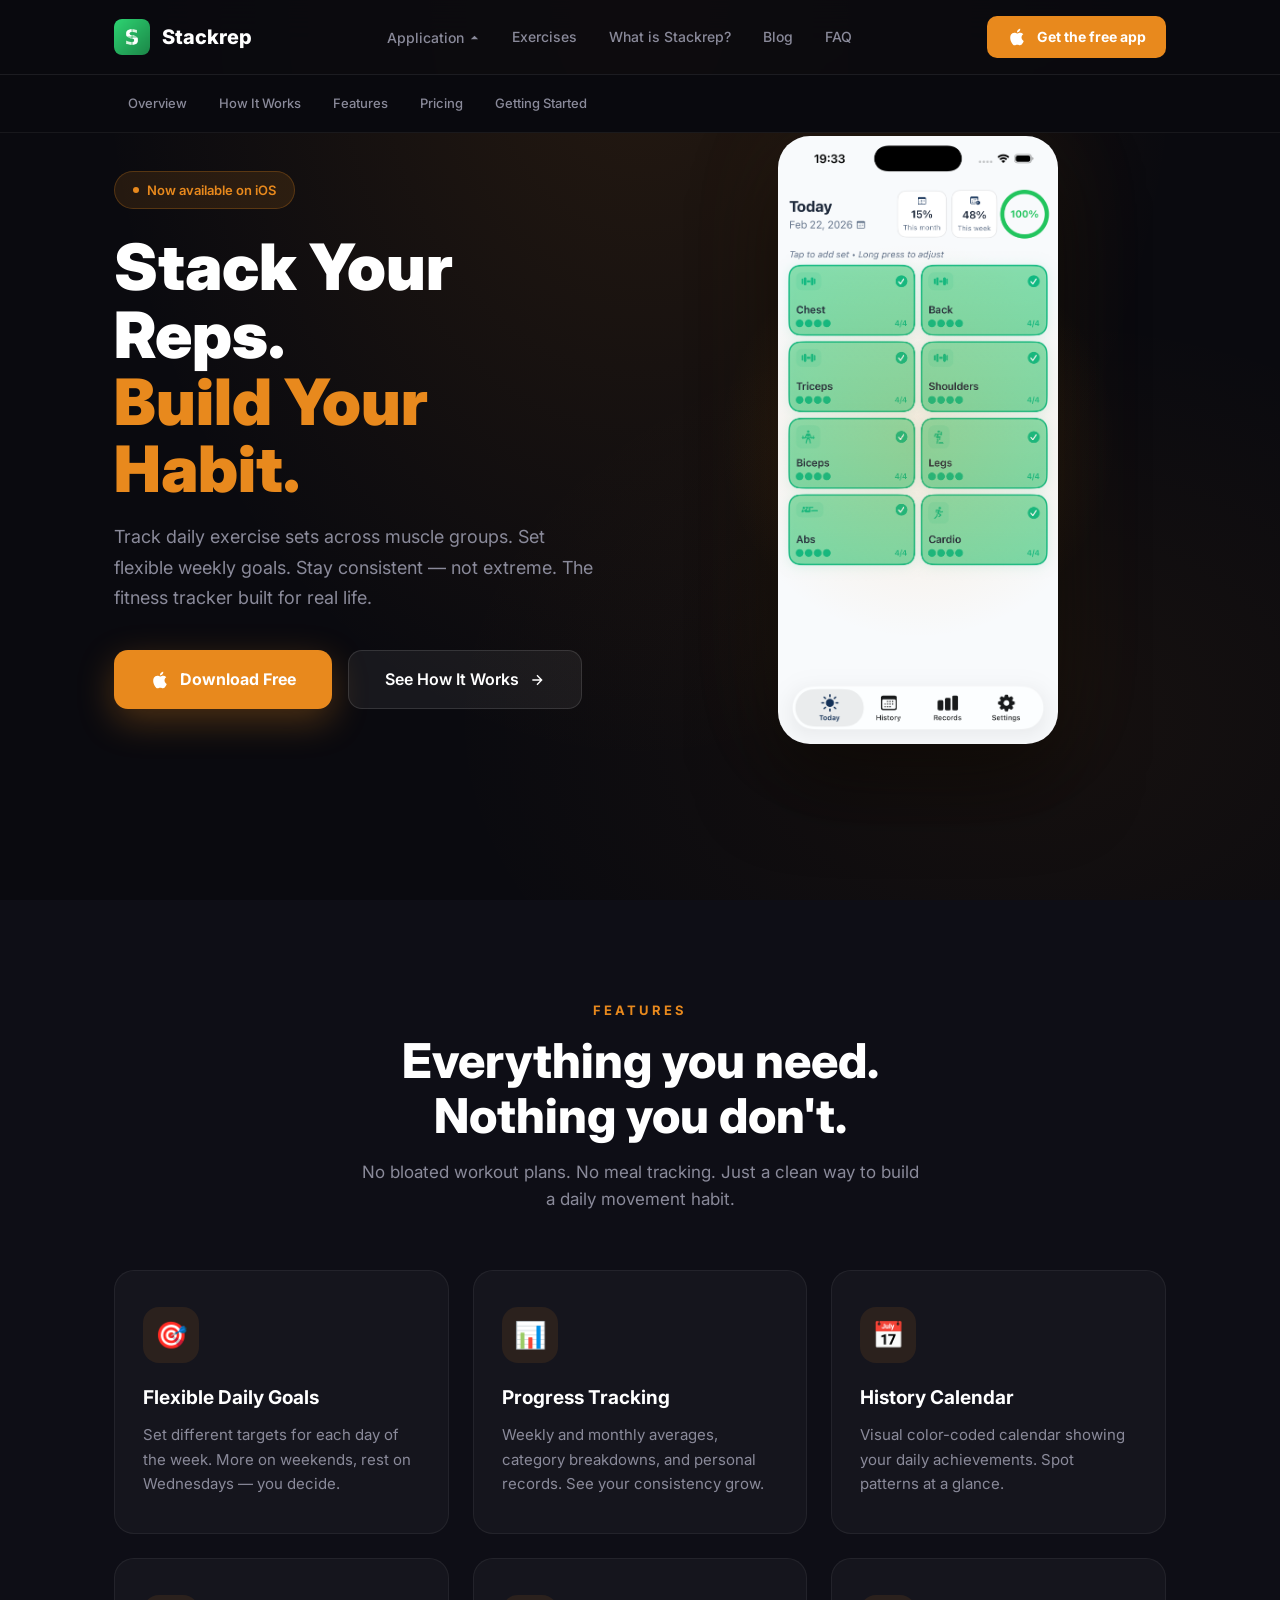
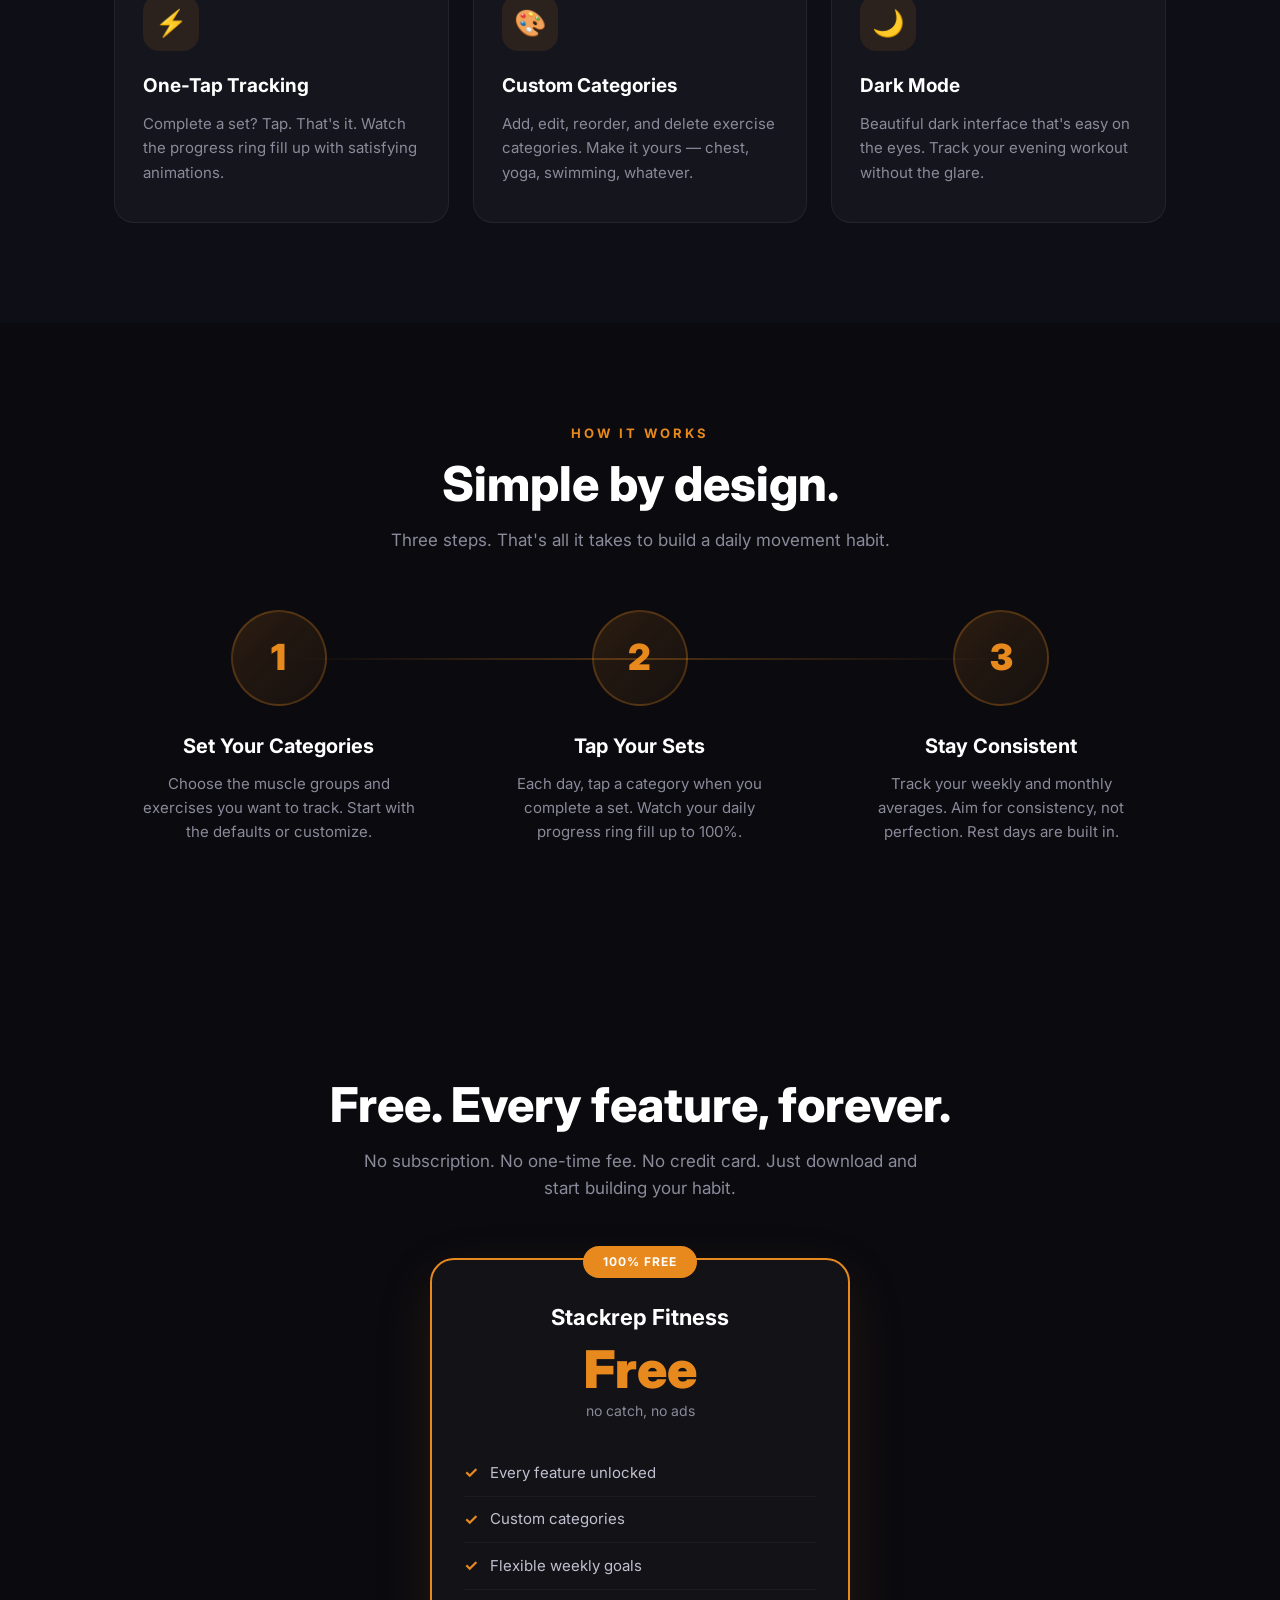
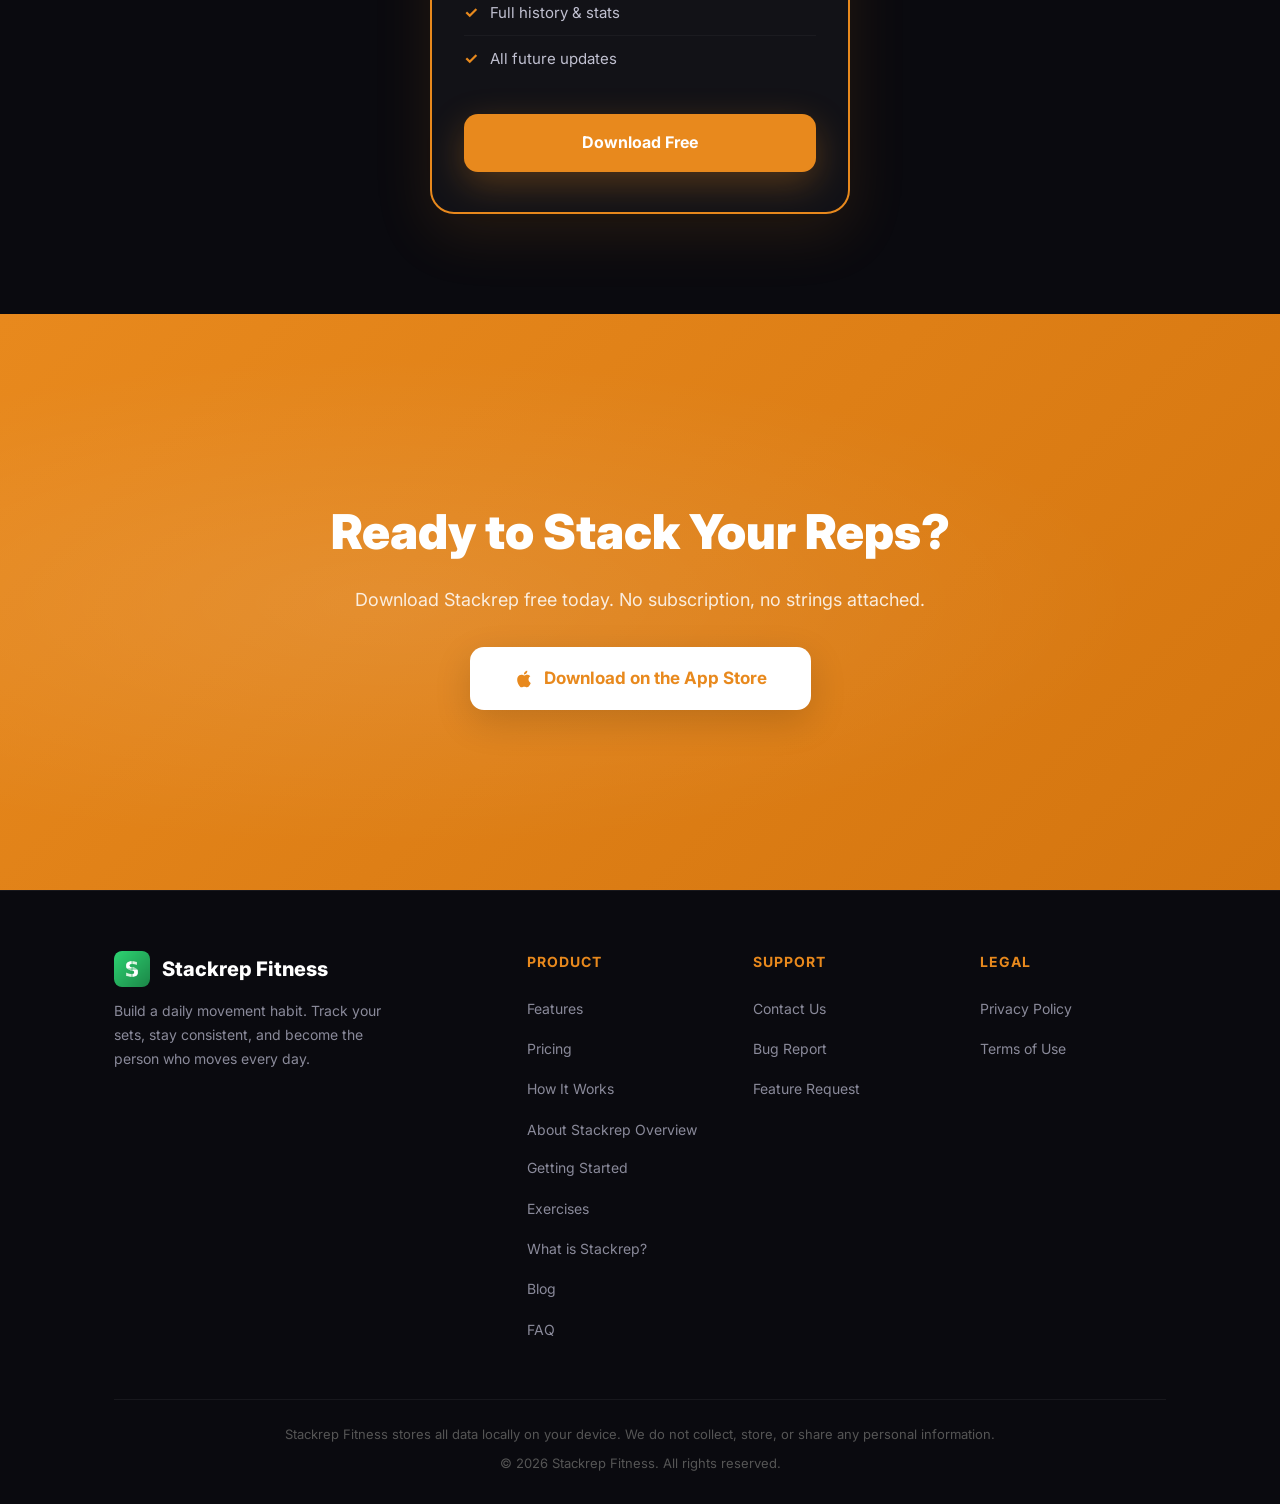
<file: index.html>
<!DOCTYPE html>
<html lang="en">
<head>
  <!-- Google tag (gtag.js) -->
<script async src="https://www.googletagmanager.com/gtag/js?id=G-XWR58ZESZ8"></script>
<script>
  window.dataLayer = window.dataLayer || [];
  function gtag(){dataLayer.push(arguments);}
  gtag('js', new Date());

  gtag('config', 'G-XWR58ZESZ8');
</script>
<meta charset="UTF-8">
<meta name="viewport" content="width=device-width, initial-scale=1.0">
<title>Stackrep Fitness — Stack Your Reps. Build Your Habit.</title>
<meta name="description" content="Track daily exercise sets across muscle groups. Set flexible weekly goals. Stay consistent — not extreme. The fitness tracker built for real life.">
<meta property="og:title" content="Stackrep Fitness — Stack Your Reps. Build Your Habit.">
<meta property="og:description" content="Track daily exercise sets across muscle groups. Set flexible weekly goals. Stay consistent — not extreme.">
<meta property="og:image" content="https://stackrep.fit/app-screenshot.png">
<meta property="og:url" content="https://stackrep.fit">
<meta property="og:type" content="website">
<meta name="twitter:card" content="summary_large_image">
<meta name="twitter:title" content="Stackrep Fitness — Stack Your Reps. Build Your Habit.">
<meta name="twitter:description" content="Track daily exercise sets across muscle groups. Set flexible weekly goals. Stay consistent — not extreme.">
<meta name="twitter:image" content="https://stackrep.fit/app-screenshot.png">
<link rel="icon" type="image/png" href="icon.png">
<link rel="apple-touch-icon" href="icon.png">
<link rel="preconnect" href="https://fonts.googleapis.com">
<link href="https://fonts.googleapis.com/css2?family=Inter:wght@400;500;600;700;800;900&display=swap" rel="stylesheet">
<style>
/* ===== RESET & BASE ===== */
*, *::before, *::after { margin: 0; padding: 0; box-sizing: border-box; }
html { scroll-behavior: smooth; }
body {
  font-family: 'Inter', -apple-system, BlinkMacSystemFont, sans-serif;
  background: #0a0a0f;
  color: #ffffff;
  line-height: 1.6;
  overflow-x: hidden;
}
a { text-decoration: none; color: inherit; }
img { max-width: 100%; display: block; }

/* ===== UTILITY ===== */
.container { max-width: 1100px; margin: 0 auto; padding: 0 24px; }
.accent { color: #E8891D; }
.section-label {
  font-size: 13px; font-weight: 700; letter-spacing: 3px; text-transform: uppercase;
  color: #E8891D; margin-bottom: 12px; text-align: center;
}
.section-title {
  font-size: clamp(32px, 5vw, 48px); font-weight: 800; text-align: center;
  margin-bottom: 16px; line-height: 1.15;
}
.section-sub {
  font-size: 17px; color: #8a8a9a; text-align: center;
  max-width: 560px; margin: 0 auto 56px;
}
section { padding: 100px 0; }

/* ===== NAV ===== */
nav {
  position: fixed; top: 0; left: 0; right: 0; z-index: 100;
  background: rgba(10,10,15,0.85); backdrop-filter: blur(20px);
  border-bottom: 1px solid rgba(255,255,255,0.06);
  transition: background 0.3s;
}
.nav-inner {
  display: flex; align-items: center; justify-content: space-between;
  padding: 16px 24px; max-width: 1100px; margin: 0 auto;
}
.nav-brand {
  display: flex; align-items: center; gap: 12px;
  font-size: 20px; font-weight: 800;
}
.nav-brand img { width: 36px; height: 36px; border-radius: 8px; }
.nav-links { display: flex; gap: 32px; list-style: none; align-items: center; }
.nav-links > li > a {
  font-size: 14px; font-weight: 500; color: #8a8a9a;
  transition: color 0.2s; position: relative;
}
.nav-links > li > a:hover { color: #fff; }
.nav-cta {
  padding: 10px 24px; background: #E8891D; color: #fff;
  font-size: 14px; font-weight: 600; border-radius: 10px;
  transition: transform 0.2s, box-shadow 0.2s; border: none; cursor: pointer;
}
.nav-cta:hover { transform: translateY(-2px); box-shadow: 0 8px 24px rgba(232,137,29,0.4); }
.nav-inner .btn-primary { padding: 10px 20px; font-size: 14px; border-radius: 10px; box-shadow: none; }
.nav-inner .btn-primary:hover { box-shadow: 0 8px 24px rgba(232,137,29,0.4); }
.nav-mobile { display: none; background: none; border: none; cursor: pointer; padding: 8px; }
.nav-mobile span { display: block; width: 24px; height: 2px; background: #fff; margin: 5px 0; transition: 0.3s; }

@media (max-width: 1024px) {
  .nav-links { display: none; }
  .nav-cta { display: none; }
  .nav-cta-btn { display: none; }
  nav .nav-mobile { display: block; }
  .nav-links.open li a { display: block; padding: 8px 0; font-size: 16px; }
  .nav-links.open {
    display: flex; flex-direction: column; position: absolute;
    top: 100%; left: 0; right: 0; background: rgba(10,10,15,0.98);
    padding: 24px; gap: 20px; border-bottom: 1px solid rgba(255,255,255,0.06);
  }
}

/* ===== HERO ===== */
.hero {
  min-height: 100vh; display: flex; align-items: center;
  position: relative; overflow: hidden; padding-top: 80px;
}
.hero-bg {
  position: absolute; inset: 0;
  background: radial-gradient(ellipse at 50% 0%, rgba(232,137,29,0.12) 0%, transparent 60%),
              radial-gradient(ellipse at 80% 80%, rgba(232,137,29,0.06) 0%, transparent 40%);
}
.hero .container { position: relative; z-index: 1; }
.hero-grid {
  display: grid; grid-template-columns: 1fr 1fr; gap: 60px; align-items: center;
}
.hero-badge {
  display: inline-flex; align-items: center; gap: 8px;
  background: rgba(232,137,29,0.12); border: 1px solid rgba(232,137,29,0.25);
  border-radius: 50px; padding: 8px 18px; margin-bottom: 24px;
  font-size: 13px; font-weight: 600; color: #E8891D;
}
.hero-badge .dot { width: 6px; height: 6px; border-radius: 50%; background: #E8891D; animation: pulse 2s infinite; }
@keyframes pulse { 0%, 100% { opacity: 1; } 50% { opacity: 0.3; } }
.hero h1 {
  font-size: clamp(40px, 6vw, 64px); font-weight: 900; line-height: 1.05;
  margin-bottom: 20px;
}
.hero p {
  font-size: 18px; color: #8a8a9a; max-width: 480px; margin-bottom: 36px; line-height: 1.7;
}
.hero-buttons { display: flex; gap: 16px; flex-wrap: wrap; }
.btn-primary {
  display: inline-flex; align-items: center; gap: 10px;
  padding: 16px 36px; background: #E8891D; color: #fff;
  font-size: 16px; font-weight: 700; border-radius: 14px;
  transition: transform 0.2s, box-shadow 0.2s;
  box-shadow: 0 12px 36px rgba(232,137,29,0.3);
}
.btn-primary:hover { transform: translateY(-3px); box-shadow: 0 18px 48px rgba(232,137,29,0.4); }
.btn-secondary {
  display: inline-flex; align-items: center; gap: 10px;
  padding: 16px 36px; background: rgba(255,255,255,0.06);
  border: 1px solid rgba(255,255,255,0.12); color: #fff;
  font-size: 16px; font-weight: 600; border-radius: 14px;
  transition: background 0.2s, transform 0.2s;
}
.btn-secondary:hover { background: rgba(255,255,255,0.1); transform: translateY(-2px); }

/* Phone Screenshot */
.hero-visual { display: flex; justify-content: center; position: relative; }
.phone-screenshot {
  width: 280px; border-radius: 32px;
  box-shadow: 0 40px 80px rgba(0,0,0,0.5), 0 0 100px rgba(232,137,29,0.08);
}

.hero-glow {
  position: absolute; width: 400px; height: 400px;
  background: radial-gradient(circle, rgba(232,137,29,0.15), transparent 70%);
  top: 50%; left: 50%; transform: translate(-50%, -50%);
  pointer-events: none;
}

@media (max-width: 768px) {
  .hero-grid { grid-template-columns: 1fr; text-align: center; }
  .hero p { margin-left: auto; margin-right: auto; }
  .hero-buttons { justify-content: center; }
  .hero-badge { margin-left: auto; margin-right: auto; }
  .hero-visual { margin-top: 40px; }
  .phone-screenshot { width: 240px; }
}

/* ===== FEATURES ===== */
.features-section { background: #0e0e16; }
.features-grid {
  display: grid; grid-template-columns: repeat(3, 1fr); gap: 24px;
}
.feature-card {
  background: rgba(255,255,255,0.03); border: 1px solid rgba(255,255,255,0.06);
  border-radius: 20px; padding: 36px 28px;
  transition: transform 0.3s, border-color 0.3s, box-shadow 0.3s;
}
.feature-card:hover {
  transform: translateY(-6px);
  border-color: rgba(232,137,29,0.3);
  box-shadow: 0 20px 50px rgba(232,137,29,0.08);
}
.feature-icon {
  width: 56px; height: 56px; border-radius: 16px;
  background: rgba(232,137,29,0.1); display: flex;
  align-items: center; justify-content: center;
  font-size: 26px; margin-bottom: 20px;
}
.feature-card h3 { font-size: 19px; font-weight: 700; margin-bottom: 10px; }
.feature-card p { font-size: 15px; color: #8a8a9a; line-height: 1.65; }

@media (max-width: 768px) { .features-grid { grid-template-columns: 1fr; } }

/* ===== HOW IT WORKS ===== */
.how-section { position: relative; }
.how-grid { display: grid; grid-template-columns: repeat(3, 1fr); gap: 32px; position: relative; }
.how-line {
  position: absolute; top: 48px; left: 16%; right: 16%;
  height: 2px; background: linear-gradient(90deg, transparent, rgba(232,137,29,0.3), transparent);
}
.how-step { text-align: center; position: relative; }
.how-number {
  width: 96px; height: 96px; border-radius: 50%;
  background: linear-gradient(135deg, rgba(232,137,29,0.15), rgba(232,137,29,0.05));
  border: 2px solid rgba(232,137,29,0.25);
  display: flex; align-items: center; justify-content: center;
  font-size: 36px; font-weight: 900; color: #E8891D;
  margin: 0 auto 24px; position: relative; z-index: 1;
}
.how-step h3 { font-size: 20px; font-weight: 700; margin-bottom: 10px; }
.how-step p { font-size: 15px; color: #8a8a9a; max-width: 280px; margin: 0 auto; }

@media (max-width: 768px) {
  .how-grid { grid-template-columns: 1fr; gap: 48px; }
  .how-line { display: none; }
}

/* ===== TESTIMONIALS ===== */
.testimonials-section { background: #0e0e16; }
.testimonials-grid { display: grid; grid-template-columns: repeat(3, 1fr); gap: 24px; }
.testimonial-card {
  background: rgba(255,255,255,0.03); border: 1px solid rgba(255,255,255,0.06);
  border-radius: 20px; padding: 32px;
  transition: transform 0.3s, border-color 0.3s;
}
.testimonial-card:hover {
  transform: translateY(-4px);
  border-color: rgba(232,137,29,0.2);
}
.stars { color: #E8891D; font-size: 16px; margin-bottom: 16px; letter-spacing: 2px; }
.testimonial-card blockquote {
  font-size: 15px; color: #c0c0d0; line-height: 1.7;
  margin-bottom: 20px; font-style: italic;
}
.testimonial-author { display: flex; align-items: center; gap: 12px; }
.author-avatar {
  width: 44px; height: 44px; border-radius: 50%;
  background: linear-gradient(135deg, #E8891D, #d4750f);
  display: flex; align-items: center; justify-content: center;
  font-size: 18px; font-weight: 700; color: #fff;
}
.author-info .name { font-size: 15px; font-weight: 600; }
.author-info .role { font-size: 13px; color: #8a8a9a; }

@media (max-width: 768px) { .testimonials-grid { grid-template-columns: 1fr; } }

/* ===== PRICING ===== */
.pricing-grid {
  display: grid; grid-template-columns: 1fr; gap: 24px;
  max-width: 420px; margin: 0 auto;
}
.price-card {
  background: rgba(255,255,255,0.03); border: 1px solid rgba(255,255,255,0.06);
  border-radius: 24px; padding: 40px 32px; text-align: center;
  transition: transform 0.3s, border-color 0.3s;
  position: relative;
}
.price-card:hover { transform: translateY(-4px); }
.price-card.popular {
  border: 2px solid #E8891D;
  box-shadow: 0 20px 60px rgba(232,137,29,0.12);
}
.price-badge {
  position: absolute; top: -14px; left: 50%; transform: translateX(-50%);
  background: #E8891D; color: #fff; font-size: 12px; font-weight: 700;
  padding: 6px 20px; border-radius: 50px; letter-spacing: 1px; text-transform: uppercase;
}
.price-card h3 { font-size: 22px; font-weight: 700; margin-bottom: 8px; }
.price-amount {
  font-size: 52px; font-weight: 900; color: #E8891D;
  margin-bottom: 4px; line-height: 1;
}
.price-period { font-size: 14px; color: #8a8a9a; margin-bottom: 28px; }
.price-features { list-style: none; text-align: left; margin-bottom: 32px; }
.price-features li {
  padding: 10px 0; font-size: 15px; color: #c0c0d0;
  display: flex; align-items: center; gap: 12px;
  border-bottom: 1px solid rgba(255,255,255,0.04);
}
.price-features li:last-child { border-bottom: none; }
.check { color: #E8891D; font-weight: 700; font-size: 16px; }
.price-btn {
  display: block; width: 100%; padding: 16px;
  border-radius: 14px; font-size: 16px; font-weight: 700;
  border: none; cursor: pointer; transition: transform 0.2s, box-shadow 0.2s;
}
.price-btn-outline {
  background: transparent; border: 1px solid rgba(255,255,255,0.15);
  color: #fff;
}
.price-btn-outline:hover { background: rgba(255,255,255,0.05); transform: translateY(-2px); }
.price-btn-fill {
  background: #E8891D; color: #fff;
  box-shadow: 0 12px 36px rgba(232,137,29,0.3);
}
.price-btn-fill:hover { transform: translateY(-2px); box-shadow: 0 16px 48px rgba(232,137,29,0.4); }

@media (max-width: 600px) { .pricing-grid { grid-template-columns: 1fr; } }

/* ===== CTA BANNER ===== */
.cta-banner {
  background: linear-gradient(135deg, #E8891D, #d4750f);
  position: relative; overflow: hidden;
}
.cta-banner::before {
  content: ''; position: absolute; inset: 0;
  background: radial-gradient(ellipse at 30% 50%, rgba(255,255,255,0.1), transparent 60%);
}
.cta-inner {
  position: relative; z-index: 1; text-align: center;
  padding: 80px 24px;
}
.cta-inner h2 {
  font-size: clamp(32px, 5vw, 48px); font-weight: 900;
  margin-bottom: 16px; color: #fff;
}
.cta-inner p { font-size: 18px; color: rgba(255,255,255,0.85); margin-bottom: 32px; }
.btn-white {
  display: inline-flex; align-items: center; gap: 10px;
  padding: 18px 44px; background: #fff; color: #E8891D;
  font-size: 17px; font-weight: 700; border-radius: 14px;
  transition: transform 0.2s, box-shadow 0.2s;
  box-shadow: 0 12px 36px rgba(0,0,0,0.15);
}
.btn-white:hover { transform: translateY(-3px); box-shadow: 0 18px 48px rgba(0,0,0,0.2); }

/* ===== FOOTER ===== */
footer {
  background: #0a0a0f; border-top: 1px solid rgba(255,255,255,0.06);
  padding: 60px 0 30px;
}
.footer-grid {
  display: grid; grid-template-columns: 2fr 1fr 1fr 1fr; gap: 40px;
  margin-bottom: 48px;
}
.footer-brand p { color: #8a8a9a; font-size: 14px; margin-top: 12px; max-width: 280px; line-height: 1.7; }
.footer-col h4 { font-size: 14px; font-weight: 700; text-transform: uppercase; letter-spacing: 1px; margin-bottom: 16px; color: #E8891D; }
.footer-col ul { list-style: none; }
.footer-col li { margin-bottom: 2px; }
.footer-col a { font-size: 14px; color: #8a8a9a; transition: color 0.2s; display: inline-block; padding: 8px 0; }
.footer-col a:hover { color: #fff; }
.social-links { display: flex; gap: 12px; margin-top: 16px; }
.social-link {
  width: 40px; height: 40px; border-radius: 10px;
  background: rgba(255,255,255,0.05); border: 1px solid rgba(255,255,255,0.08);
  display: flex; align-items: center; justify-content: center;
  font-size: 18px; transition: background 0.2s, transform 0.2s;
}
.social-link:hover { background: rgba(232,137,29,0.15); transform: translateY(-2px); }
.footer-bottom {
  border-top: 1px solid rgba(255,255,255,0.06);
  padding-top: 24px; text-align: center;
  font-size: 13px; color: #555;
}

@media (max-width: 768px) {
  .footer-grid { grid-template-columns: 1fr 1fr; gap: 32px; }
}
@media (max-width: 500px) {
  .footer-grid { grid-template-columns: 1fr; }
}

/* ===== ANIMATIONS ===== */
.fade-up {
  opacity: 0; transform: translateY(30px);
  transition: opacity 0.6s ease, transform 0.6s ease;
}
.fade-up.visible { opacity: 1; transform: translateY(0); }
.subnav { display: none; border-top: 1px solid rgba(255,255,255,0.08); background: rgba(10,10,15,0.97); }
.subnav.open { display: block; }
.subnav-inner {
  max-width: 1100px; margin: 0 auto; padding: 10px 24px;
  display: flex; gap: 4px; align-items: center; flex-wrap: wrap;
}
.subnav-inner a {
  font-size: 13px; font-weight: 500; color: #8a8a9a;
  padding: 8px 14px; border-radius: 8px; text-decoration: none; display: inline-block;
  transition: background 0.15s, color 0.15s;
}
.subnav-inner a:hover { background: rgba(255,255,255,0.06); color: #fff; text-decoration: none; }
.nav-app-toggle {
  background: none; border: none; cursor: pointer;
  display: flex; align-items: center; gap: 5px;
  font-size: 14px; font-weight: 500; color: #8a8a9a;
  transition: color 0.2s; padding: 0; font-family: inherit;
}
.nav-app-toggle:hover { color: #fff; }
.nav-links a.active { color: #fff; }
.nav-app-toggle.active { color: #fff; }
.subnav-inner a.active { color: #fff; background: rgba(255,255,255,0.06); }

/* ===== Tablet & mobile navigation (cleaner menu) — desktop unchanged ===== */
@media (max-width: 1024px) {
  /* Hide the app-store button in the top bar so it no longer crowds the logo */
  .nav-inner .btn-primary { display: none !important; }
  /* Solid bar + let the menu stack in-flow underneath it */
  nav { background: #0a0a0f; }
  .nav-inner { flex-wrap: wrap; }
  /* keep brand + hamburger on the top row, menu wraps below */
  .nav-brand { order: 0; }
  .nav-mobile { order: 1; }
  .nav-links { order: 2; }
  /* Main menu: full-width, opaque, left-aligned vertical list */
  .nav-links { display: none; }
  .nav-links.open {
    display: flex; flex-direction: column; align-items: stretch;
    position: static; width: 100%; flex-basis: 100%;
    background: #0a0a0f; padding: 8px 0 0; margin: 0; gap: 0; border: none;
  }
  .nav-links.open > li { width: 100%; }
  .nav-links.open > li > a,
  .nav-links.open > li > button {
    display: flex; align-items: center; justify-content: space-between;
    width: 100%; box-sizing: border-box; padding: 16px 24px; margin: 0;
    font-size: 16px; color: #fff; text-align: left;
    border-top: 1px solid rgba(255,255,255,0.07); border-radius: 0;
  }
  /* Move "Application" to the bottom so its submenu sits directly under it */
  .nav-links.open > li:first-child { order: 5; }
  /* Application submenu: indented accordion, only visible while the menu is open */
  .subnav.open { display: none; }
  .nav-inner:has(.nav-links.open) + .subnav.open { display: block; }
  .subnav { flex-basis: 100%; width: 100%; background: #0a0a0f; border: none; }
  .subnav-inner {
    flex-direction: column; align-items: stretch;
    max-width: none; margin: 0; padding: 0; gap: 0;
  }
  .subnav-inner a {
    display: block; width: 100%; box-sizing: border-box;
    padding: 14px 24px 14px 44px; margin: 0; border-radius: 0; font-size: 15px;
    border-top: 1px solid rgba(255,255,255,0.05);
  }
}
</style>
</head>
<body>

<!-- NAV -->
<nav>
  <div class="nav-inner">
    <a href="index.html" class="nav-brand">
      <img src="icon.png" alt="Stackrep"> Stackrep
    </a>
    <ul class="nav-links" id="navLinks">
      <li><button class="nav-app-toggle" id="appToggle" onclick="toggleSubnav(this)">Application <svg width="11" height="11" viewBox="0 0 12 12" fill="currentColor" style="transition:transform 0.2s"><path d="M2 4l4 4 4-4"/></svg></button></li>
      <li><a href="exercises.html">Exercises</a></li>
      <li><a href="what-is-stackrep.html">What is Stackrep?</a></li>
      <li><a href="blog.html">Blog</a></li>
      <li><a href="faq.html">FAQ</a></li>
    </ul>
    <a href="https://apps.apple.com/app/stackrep-fitness/id6759266222" class="btn-primary nav-cta-btn">
    <svg width="20" height="20" fill="currentColor" viewBox="0 0 24 24"><path d="M18.71 19.5c-.83 1.24-1.71 2.45-3.05 2.47-1.34.03-1.77-.79-3.29-.79-1.53 0-2 .77-3.27.82-1.31.05-2.3-1.32-3.14-2.53C4.25 17 2.94 12.45 4.7 9.39c.87-1.52 2.43-2.48 4.12-2.51 1.28-.02 2.5.87 3.29.87.78 0 2.26-1.07 3.8-.91.65.03 2.47.26 3.64 1.98-.09.06-2.17 1.28-2.15 3.81.03 3.02 2.65 4.03 2.68 4.04-.03.07-.42 1.44-1.38 2.83M13 3.5c.73-.83 1.94-1.46 2.94-1.5.13 1.17-.34 2.35-1.04 3.19-.69.85-1.83 1.51-2.95 1.42-.15-1.15.41-2.35 1.05-3.11z"/></svg>
    Get the free app
  </a>
    <button class="nav-mobile" id="navToggle" aria-label="Toggle menu">
      <span></span><span></span><span></span>
    </button>
  </div>
  <div class="subnav" id="subnav">
    <div class="subnav-inner">
      <a href="overview.html">Overview</a>
      <a href="overview.html#how">How It Works</a>
      <a href="overview.html#features">Features</a>
      <a href="overview.html#pricing">Pricing</a>
      <a href="getting-started.html">Getting Started</a>
    </div>
  </div>
</nav>

<!-- HERO -->
<section class="hero">
  <div class="hero-bg"></div>
  <div class="container">
    <div class="hero-grid">
      <div>
        <div class="hero-badge"><span class="dot"></span> Now available on iOS</div>
        <h1>Stack Your Reps.<br><span class="accent">Build Your Habit.</span></h1>
        <p>Track daily exercise sets across muscle groups. Set flexible weekly goals. Stay consistent — not extreme. The fitness tracker built for real life.</p>
        <div class="hero-buttons">
          <a href="https://apps.apple.com/app/stackrep-fitness/id6759266222" class="btn-primary">
            <svg width="20" height="20" fill="currentColor" viewBox="0 0 24 24"><path d="M18.71 19.5c-.83 1.24-1.71 2.45-3.05 2.47-1.34.03-1.77-.79-3.29-.79-1.53 0-2 .77-3.27.82-1.31.05-2.3-1.32-3.14-2.53C4.25 17 2.94 12.45 4.7 9.39c.87-1.52 2.43-2.48 4.12-2.51 1.28-.02 2.5.87 3.29.87.78 0 2.26-1.07 3.8-.91.65.03 2.47.26 3.64 1.98-.09.06-2.17 1.28-2.15 3.81.03 3.02 2.65 4.03 2.68 4.04-.03.07-.42 1.44-1.38 2.83M13 3.5c.73-.83 1.94-1.46 2.94-1.5.13 1.17-.34 2.35-1.04 3.19-.69.85-1.83 1.51-2.95 1.42-.15-1.15.41-2.35 1.05-3.11z"/></svg>
            Download Free
          </a>
          <a href="https://stackrep.fit/overview.html" class="btn-secondary">
            See How It Works
            <svg width="16" height="16" fill="none" stroke="currentColor" stroke-width="2" viewBox="0 0 24 24"><path d="M19 12H5m7-7 7 7-7 7"/></svg>
          </a>
        </div>
      </div>
      <div class="hero-visual">
        <div class="hero-glow"></div>
        <img src="app-screenshot.png" alt="Stackrep Fitness app screenshot" class="phone-screenshot">
      </div>
    </div>
  </div>
</section>

<!-- FEATURES -->
<section class="features-section" id="features">
  <div class="container">
    <div class="section-label fade-up">Features</div>
    <h2 class="section-title fade-up">Everything you need.<br>Nothing you don't.</h2>
    <p class="section-sub fade-up">No bloated workout plans. No meal tracking. Just a clean way to build a daily movement habit.</p>
    <div class="features-grid">
      <div class="feature-card fade-up">
        <div class="feature-icon">🎯</div>
        <h3>Flexible Daily Goals</h3>
        <p>Set different targets for each day of the week. More on weekends, rest on Wednesdays — you decide.</p>
      </div>
      <div class="feature-card fade-up">
        <div class="feature-icon">📊</div>
        <h3>Progress Tracking</h3>
        <p>Weekly and monthly averages, category breakdowns, and personal records. See your consistency grow.</p>
      </div>
      <div class="feature-card fade-up">
        <div class="feature-icon">📅</div>
        <h3>History Calendar</h3>
        <p>Visual color-coded calendar showing your daily achievements. Spot patterns at a glance.</p>
      </div>
      <div class="feature-card fade-up">
        <div class="feature-icon">⚡</div>
        <h3>One-Tap Tracking</h3>
        <p>Complete a set? Tap. That's it. Watch the progress ring fill up with satisfying animations.</p>
      </div>
      <div class="feature-card fade-up">
        <div class="feature-icon">🎨</div>
        <h3>Custom Categories</h3>
        <p>Add, edit, reorder, and delete exercise categories. Make it yours — chest, yoga, swimming, whatever.</p>
      </div>
      <div class="feature-card fade-up">
        <div class="feature-icon">🌙</div>
        <h3>Dark Mode</h3>
        <p>Beautiful dark interface that's easy on the eyes. Track your evening workout without the glare.</p>
      </div>
    </div>
  </div>
</section>

<!-- HOW IT WORKS -->
<section class="how-section" id="how">
  <div class="container">
    <div class="section-label fade-up">How It Works</div>
    <h2 class="section-title fade-up">Simple by design.</h2>
    <p class="section-sub fade-up">Three steps. That's all it takes to build a daily movement habit.</p>
    <div class="how-grid">
      <div class="how-line"></div>
      <div class="how-step fade-up">
        <div class="how-number">1</div>
        <h3>Set Your Categories</h3>
        <p>Choose the muscle groups and exercises you want to track. Start with the defaults or customize.</p>
      </div>
      <div class="how-step fade-up">
        <div class="how-number">2</div>
        <h3>Tap Your Sets</h3>
        <p>Each day, tap a category when you complete a set. Watch your daily progress ring fill up to 100%.</p>
      </div>
      <div class="how-step fade-up">
        <div class="how-number">3</div>
        <h3>Stay Consistent</h3>
        <p>Track your weekly and monthly averages. Aim for consistency, not perfection. Rest days are built in.</p>
      </div>
    </div>
  </div>
</section>


<!-- PRICING -->
<section id="pricing">
  <div class="container">
    <div class="section-label fade-up">Pricing</div>
    <h2 class="section-title fade-up">Free. Every feature, forever.</h2>
    <p class="section-sub fade-up">No subscription. No one-time fee. No credit card. Just download and start building your habit.</p>
    <div class="pricing-grid">
      <div class="price-card popular fade-up">
        <div class="price-badge">100% Free</div>
        <h3>Stackrep Fitness</h3>
        <div class="price-amount">Free</div>
        <div class="price-period">no catch, no ads</div>
        <ul class="price-features">
          <li><span class="check">✓</span> Every feature unlocked</li>
          <li><span class="check">✓</span> Custom categories</li>
          <li><span class="check">✓</span> Flexible weekly goals</li>
          <li><span class="check">✓</span> Full history & stats</li>
          <li><span class="check">✓</span> All future updates</li>
        </ul>
        <a href="https://apps.apple.com/app/stackrep-fitness/id6759266222" class="price-btn price-btn-fill" style="text-decoration:none;">Download Free</a>
      </div>
    </div>
  </div>
</section>

<!-- CTA BANNER -->
<section class="cta-banner">
  <div class="cta-inner">
    <h2>Ready to Stack Your Reps?</h2>
    <p>Download Stackrep free today. No subscription, no strings attached.</p>
    <a href="https://apps.apple.com/app/stackrep-fitness/id6759266222" class="btn-white">
      <svg width="20" height="20" fill="currentColor" viewBox="0 0 24 24"><path d="M18.71 19.5c-.83 1.24-1.71 2.45-3.05 2.47-1.34.03-1.77-.79-3.29-.79-1.53 0-2 .77-3.27.82-1.31.05-2.3-1.32-3.14-2.53C4.25 17 2.94 12.45 4.7 9.39c.87-1.52 2.43-2.48 4.12-2.51 1.28-.02 2.5.87 3.29.87.78 0 2.26-1.07 3.8-.91.65.03 2.47.26 3.64 1.98-.09.06-2.17 1.28-2.15 3.81.03 3.02 2.65 4.03 2.68 4.04-.03.07-.42 1.44-1.38 2.83M13 3.5c.73-.83 1.94-1.46 2.94-1.5.13 1.17-.34 2.35-1.04 3.19-.69.85-1.83 1.51-2.95 1.42-.15-1.15.41-2.35 1.05-3.11z"/></svg>
      Download on the App Store
    </a>
  </div>
</section>

<!-- FOOTER -->
<footer>
  <div class="container">
    <div class="footer-grid">
      <div class="footer-brand">
        <a class="nav-brand" href="index.html">
          <img src="icon.png" alt="Stackrep" style="width:36px;height:36px;border-radius:8px;display:inline-block;vertical-align:middle;"> Stackrep Fitness
        </a>
        <p>Build a daily movement habit. Track your sets, stay consistent, and become the person who moves every day.</p>
      </div>
      <div class="footer-col">
        <h4>Product</h4>
        <ul>
          <li><a href="#features">Features</a></li>
          <li><a href="#pricing">Pricing</a></li>
          <li><a href="#how">How It Works</a></li>
          <li><a href="about.html">About Stackrep</a>
          <a href="overview.html">Overview</a>
          <a href="getting-started.html">Getting Started</a></li>
          <li><a href="exercises.html">Exercises</a></li>
      <li><a href="what-is-stackrep.html">What is Stackrep?</a></li>
          <li><a href="blog.html">Blog</a></li>
          <li><a href="faq.html">FAQ</a></li>
        </ul>
      </div>
      <div class="footer-col">
        <h4>Support</h4>
        <ul>
          <li><a href="mailto:gyepesarpi@gmail.com">Contact Us</a></li>
          <li><a href="mailto:gyepesarpi@gmail.com">Bug Report</a></li>
          <li><a href="mailto:gyepesarpi@gmail.com">Feature Request</a></li>
        </ul>
      </div>
      <div class="footer-col">
        <h4>Legal</h4>
        <ul>
          <li><a href="privacy.html">Privacy Policy</a></li>
          <li><a href="#">Terms of Use</a></li>
        </ul>
      </div>
    </div>
    <div class="footer-bottom" id="privacy">
      <p>Stackrep Fitness stores all data locally on your device. We do not collect, store, or share any personal information.</p>
      <p style="margin-top: 8px;">&copy; 2026 Stackrep Fitness. All rights reserved.</p>
    </div>
  </div>
</footer>

<script>
// Mobile nav toggle
const navToggle = document.getElementById('navToggle');
const navLinks = document.getElementById('navLinks');
navToggle.addEventListener('click', () => navLinks.classList.toggle('open'));
navLinks.querySelectorAll('a').forEach(link => {
  link.addEventListener('click', () => navLinks.classList.remove('open'));
});

// Scroll animations
const observer = new IntersectionObserver((entries) => {
  entries.forEach(entry => {
    if (entry.isIntersecting) {
      entry.target.classList.add('visible');
    }
  });
}, { threshold: 0.1, rootMargin: '0px 0px -40px 0px' });

document.querySelectorAll('.fade-up').forEach(el => observer.observe(el));
</script>

<script>
function toggleSubnav(btn) {
  var s = document.getElementById('subnav');
  var open = s.classList.toggle('open');
  btn.querySelector('svg').style.transform = open ? 'rotate(180deg)' : '';
}
document.addEventListener('click', function(e) {
  if (!e.target.closest('#appToggle') && !e.target.closest('#subnav')) {
    var s = document.getElementById('subnav');
    if (s) { s.classList.remove('open'); var btn = document.getElementById('appToggle'); if (btn) btn.querySelector('svg').style.transform = ''; }
  }
});
(function() {
  var page = window.location.pathname.split('/').pop() || 'index.html';
  var appPages = ['index.html', 'overview.html', 'getting-started.html'];
  if (appPages.indexOf(page) > -1 || (page === '' )) {
    var btn = document.getElementById('appToggle');
    // Don't mark "Application" active on the home/index page — it's not an app sub-page
    if (btn && page !== 'index.html' && page !== '') btn.classList.add('active');
    // Auto-open subnav on application pages
    var s = document.getElementById('subnav');
    if (s) { s.classList.add('open'); if (btn) btn.querySelector('svg').style.transform = 'rotate(180deg)'; }
    // Highlight matching subnav link
    document.querySelectorAll('.subnav-inner a').forEach(function(a) {
      var h = a.getAttribute('href').split('/').pop().split('#')[0];
      if (h === page || (page === '' && a.getAttribute('href') === 'overview.html')) return;
      if (h === page) a.classList.add('active');
    });
    // Highlight overview link when on index (since it's the app landing)
    if (page === 'index.html' || page === '') {
      var ov = document.querySelector('.subnav-inner a[href="overview.html"]');
      // don't highlight overview specifically on index, just keep subnav open
    } else {
      document.querySelectorAll('.subnav-inner a').forEach(function(a) {
        if (a.getAttribute('href') === page) a.classList.add('active');
      });
    }
  } else {
    document.querySelectorAll('.nav-links > li > a').forEach(function(a) {
      if (a.getAttribute('href') === page) a.classList.add('active');
    });
  }
})();
</script>
</body>
</html>
</file>
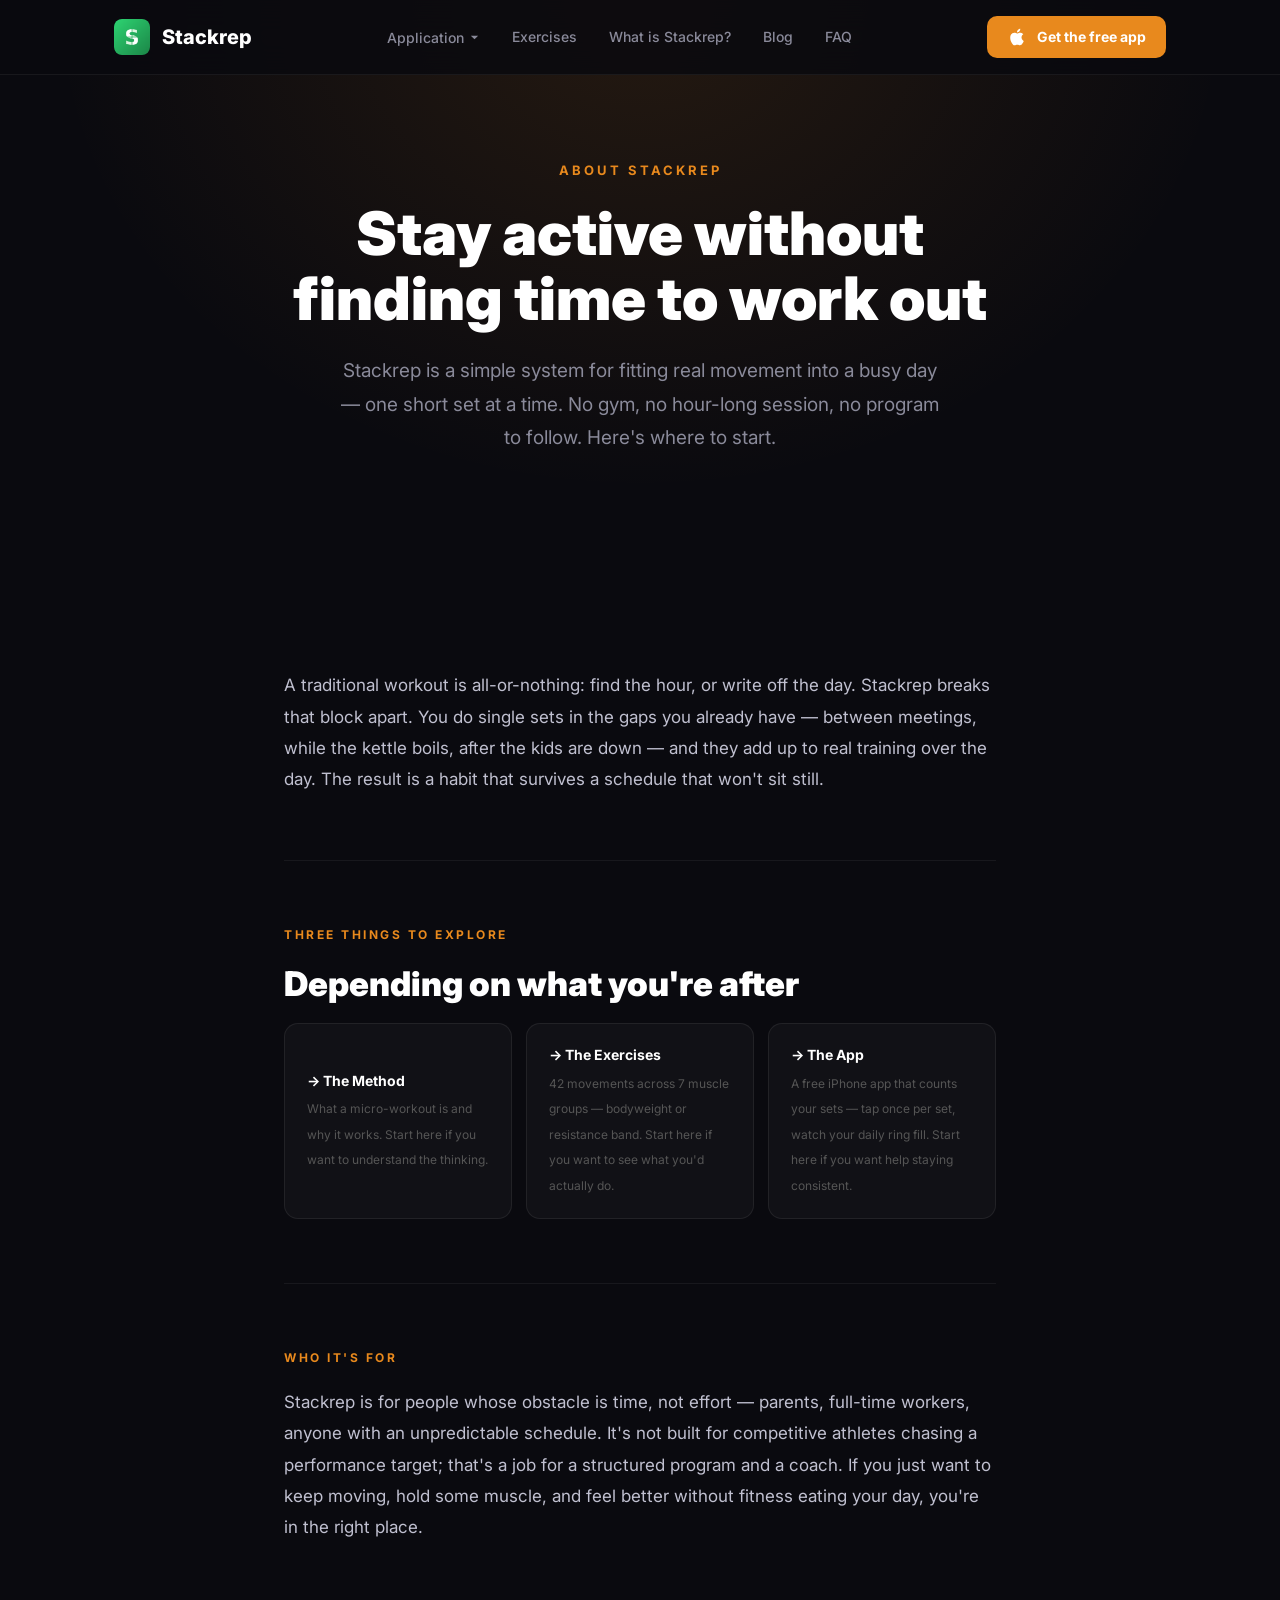
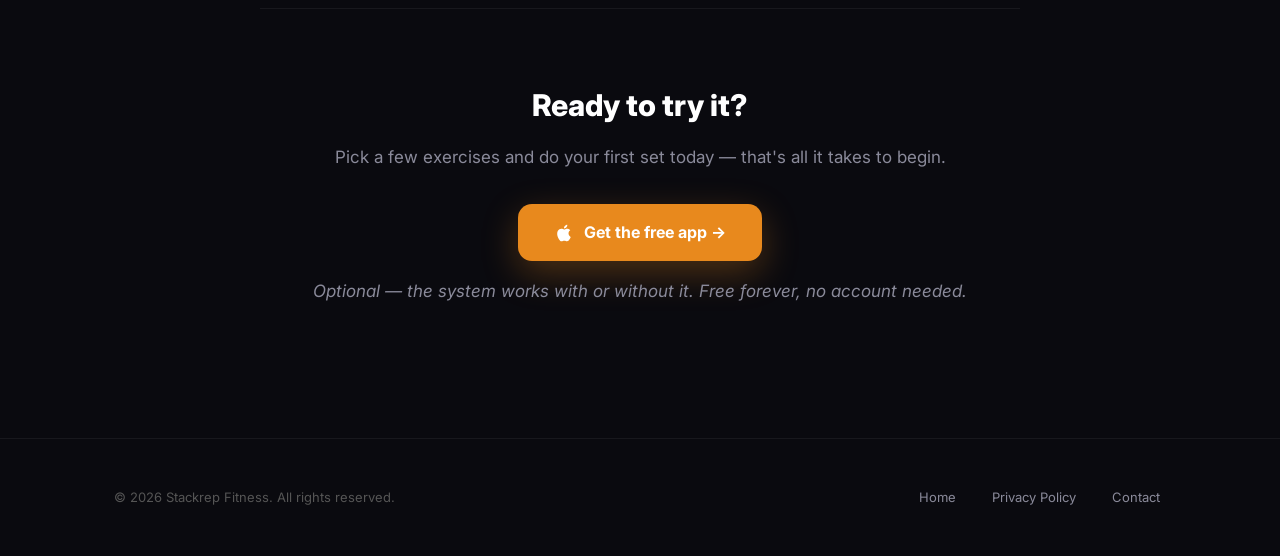
<file: about.html>
<!DOCTYPE html>
<html lang="en">
<head>
  <!-- Google tag (gtag.js) -->
  <script async src="https://www.googletagmanager.com/gtag/js?id=G-XWR58ZESZ8"></script>
  <script>
    window.dataLayer = window.dataLayer || [];
    function gtag(){dataLayer.push(arguments);}
    gtag('js', new Date());
    gtag('config', 'G-XWR58ZESZ8');
  </script>
  <meta charset="UTF-8">
  <meta name="viewport" content="width=device-width, initial-scale=1.0">
  <title>Stackrep — Stay active without finding time to work out</title>
  <meta name="description" content="Stackrep is a simple system for fitting real movement into a busy day — one short set at a time. No gym, no hour-long session, no program to follow.">
  <meta property="og:title" content="Stackrep — Stay active without finding time to work out">
  <meta property="og:description" content="Stackrep is a simple system for fitting real movement into a busy day — one short set at a time.">
  <meta property="og:image" content="https://stackrep.fit/app-screenshot.png">
  <meta property="og:url" content="https://stackrep.fit/about.html">
  <meta property="og:type" content="website">
  <meta name="twitter:card" content="summary_large_image">
  <meta name="twitter:title" content="About Stackrep — What It Is and How It Works">
  <meta name="twitter:description" content="Stackrep is a micro-workout system and a free iPhone app. Here's the full picture.">
  <meta name="twitter:image" content="https://stackrep.fit/app-screenshot.png">
  <link rel="icon" type="image/png" href="icon.png">
  <link rel="apple-touch-icon" href="icon.png">
  <link rel="preconnect" href="https://fonts.googleapis.com">
  <link href="https://fonts.googleapis.com/css2?family=Inter:wght@400;500;600;700;800;900&display=swap" rel="stylesheet">
  <style>
/* ===== RESET & BASE ===== */
*, *::before, *::after { margin: 0; padding: 0; box-sizing: border-box; }
html { scroll-behavior: smooth; }
body {
  font-family: 'Inter', -apple-system, BlinkMacSystemFont, sans-serif;
  background: #0a0a0f;
  color: #ffffff;
  line-height: 1.6;
  overflow-x: hidden;
}
a { color: #E8891D; text-decoration: none; transition: color 0.2s; }
a:hover { color: #f5a040; text-decoration: underline; }
img { max-width: 100%; display: block; }

/* ===== NAV ===== */
nav {
  position: fixed; top: 0; left: 0; right: 0; z-index: 100;
  background: rgba(10,10,15,0.85); backdrop-filter: blur(20px);
  border-bottom: 1px solid rgba(255,255,255,0.06);
}
.nav-inner {
  display: flex; align-items: center; justify-content: space-between;
  padding: 16px 24px; max-width: 1100px; margin: 0 auto;
}
.nav-brand {
  display: flex; align-items: center; gap: 12px;
  font-size: 20px; font-weight: 800; color: #fff; text-decoration: none;
}
.nav-brand:hover { color: #fff; text-decoration: none; }
.nav-brand img { width: 36px; height: 36px; border-radius: 8px; }
.nav-links { display: flex; gap: 32px; list-style: none; align-items: center; }
.nav-links > li > a {
  font-size: 14px; font-weight: 500; color: #8a8a9a;
  transition: color 0.2s; text-decoration: none;
}
.nav-links > li > a:hover { color: #fff; text-decoration: none; }
.nav-cta {
  padding: 10px 24px; background: #E8891D; color: #fff;
  font-size: 14px; font-weight: 600; border-radius: 10px;
  transition: transform 0.2s, box-shadow 0.2s; text-decoration: none;
}
.nav-cta:hover { transform: translateY(-2px); box-shadow: 0 8px 24px rgba(232,137,29,0.4); color: #fff; text-decoration: none; }
@media (max-width: 1024px) {
  .nav-links { display: none; }
  .nav-cta { display: none; }
  .nav-cta-btn { display: none; }
  nav .nav-mobile { display: block; }
  .nav-links.open {
    display: flex; flex-direction: column; position: absolute;
    top: 100%; left: 0; right: 0; background: rgba(10,10,15,0.98);
    padding: 24px; gap: 20px; border-bottom: 1px solid rgba(255,255,255,0.06);
    z-index: 99;
  }
  .nav-links.open li a, .nav-links.open li button { font-size: 16px; display: block; padding: 8px 0; }
}

/* ===== HERO ===== */
.hero {
  padding: 160px 24px 80px;
  text-align: center;
  position: relative;
  overflow: hidden;
}
.hero::before {
  content: ''; position: absolute; inset: 0;
  background: radial-gradient(ellipse at 50% 0%, rgba(232,137,29,0.12) 0%, transparent 65%);
  pointer-events: none;
}
.hero-label {
  font-size: 13px; font-weight: 700; letter-spacing: 3px; text-transform: uppercase;
  color: #E8891D; margin-bottom: 20px; position: relative;
}
.hero h1 {
  font-size: clamp(36px, 5.5vw, 60px); font-weight: 900; line-height: 1.08;
  max-width: 760px; margin: 0 auto 24px; position: relative;
}
.hero-intro {
  font-size: 19px; color: #8a8a9a; max-width: 600px; margin: 0 auto;
  line-height: 1.75; position: relative;
}

/* ===== PAGE BODY ===== */
.page-body {
  max-width: 760px; margin: 0 auto; padding: 72px 24px 0;
}

/* Section dividers */
.section-block {
  padding: 64px 0;
  border-top: 1px solid rgba(255,255,255,0.06);
}
.section-block:first-child { border-top: none; }

.block-label {
  font-size: 12px; font-weight: 700; letter-spacing: 2.5px; text-transform: uppercase;
  color: #E8891D; margin-bottom: 20px; display: block;
}
.block-title {
  font-size: clamp(24px, 3.5vw, 34px); font-weight: 900; line-height: 1.15;
  color: #fff; margin-bottom: 20px;
}
.block-body p {
  font-size: 17px; color: #c0c0d0; line-height: 1.85; margin-bottom: 20px;
}
.block-body p:last-child { margin-bottom: 0; }
.block-body strong { color: #fff; }
.block-body a { color: #E8891D; }
.block-body a:hover { color: #f5a040; }

/* Pull quote */
.pull-quote {
  border-left: 3px solid #E8891D;
  padding: 18px 28px; margin: 36px 0;
  background: rgba(232,137,29,0.05);
  border-radius: 0 14px 14px 0;
}
.pull-quote p {
  font-size: 19px; color: #e0e0e8; font-style: italic;
  line-height: 1.7; margin-bottom: 0 !important;
}

/* Inline fact chips */
.fact-row {
  display: flex; flex-wrap: wrap; gap: 12px; margin: 28px 0;
}
.fact-chip {
  background: rgba(255,255,255,0.04); border: 1px solid rgba(255,255,255,0.08);
  border-radius: 50px; padding: 10px 20px;
  font-size: 14px; font-weight: 600; color: #c0c0d0;
  display: flex; align-items: center; gap: 8px;
}
.fact-chip span { color: #E8891D; }

/* App feature list */
.feature-list {
  list-style: none; margin: 28px 0;
  display: flex; flex-direction: column; gap: 18px;
}
.feature-list li {
  display: flex; gap: 16px; align-items: flex-start;
}
.feature-list li .fi {
  width: 40px; height: 40px; flex-shrink: 0;
  background: rgba(232,137,29,0.1); border: 1px solid rgba(232,137,29,0.15);
  border-radius: 12px; display: flex; align-items: center; justify-content: center;
  font-size: 18px;
}
.feature-list li .ft { display: flex; flex-direction: column; gap: 3px; }
.feature-list li .ft strong { font-size: 15px; color: #fff; }
.feature-list li .ft span { font-size: 14px; color: #8a8a9a; line-height: 1.6; }

/* Explore links */
.explore-links {
  display: grid; grid-template-columns: repeat(auto-fill, minmax(220px, 1fr));
  gap: 14px; margin-top: 36px;
}
.explore-link {
  background: rgba(255,255,255,0.03); border: 1px solid rgba(255,255,255,0.07);
  border-radius: 14px; padding: 20px 22px;
  display: flex; align-items: center; justify-content: space-between;
  text-decoration: none !important;
  transition: border-color 0.2s, transform 0.2s;
}
.explore-link:hover {
  border-color: rgba(232,137,29,0.3); transform: translateY(-2px); text-decoration: none !important;
}
.explore-link-text strong {
  display: block; font-size: 14px; font-weight: 700; color: #fff; margin-bottom: 3px;
}
.explore-link-text span { font-size: 12px; color: #555; }
.explore-link-arrow { color: #E8891D; font-size: 18px; }

/* ===== CTA ===== */
.cta-section {
  padding: 72px 24px 100px; text-align: center;
  border-top: 1px solid rgba(255,255,255,0.06);
  max-width: 760px; margin: 0 auto;
}
.cta-section h2 { font-size: 30px; font-weight: 800; margin-bottom: 14px; }
.cta-section p { font-size: 17px; color: #8a8a9a; margin-bottom: 32px; line-height: 1.7; }
.btn-primary {
  display: inline-flex; align-items: center; gap: 10px;
  padding: 16px 36px; background: #E8891D; color: #fff;
  font-size: 16px; font-weight: 700; border-radius: 14px;
  transition: transform 0.2s, box-shadow 0.2s;
  box-shadow: 0 12px 36px rgba(232,137,29,0.3);
  text-decoration: none;
}
.btn-primary:hover { transform: translateY(-3px); box-shadow: 0 18px 48px rgba(232,137,29,0.4); color: #fff; text-decoration: none; }
.nav-inner .btn-primary { padding: 10px 20px; font-size: 14px; border-radius: 10px; box-shadow: none; }
.nav-inner .btn-primary:hover { box-shadow: 0 8px 24px rgba(232,137,29,0.4); }
.nav-mobile { display: none; background: none; border: none; cursor: pointer; padding: 4px; }
.nav-mobile span { display: block; width: 24px; height: 2px; background: #fff; margin: 5px 0; transition: 0.3s; }
.price-note { font-size: 14px; color: #8a8a9a; margin-top: 16px; font-style: italic; }

/* ===== FOOTER ===== */
footer {
  background: #0a0a0f; border-top: 1px solid rgba(255,255,255,0.06);
  padding: 40px 0;
}
.footer-inner {
  max-width: 1100px; margin: 0 auto; padding: 0 24px;
  display: flex; justify-content: space-between; align-items: center;
  flex-wrap: wrap; gap: 16px;
}
.footer-inner p { font-size: 13px; color: #555; }
.footer-inner a { font-size: 13px; color: #8a8a9a; text-decoration: none; display: inline-block; padding: 8px 6px; }
.footer-inner a:hover { color: #fff; text-decoration: none; }
.footer-links { display: flex; gap: 24px; }
@media (max-width: 600px) { .footer-inner { flex-direction: column; text-align: center; } }
  .subnav { display: none; border-top: 1px solid rgba(255,255,255,0.08); background: rgba(10,10,15,0.97); }
.subnav.open { display: block; }
.subnav-inner {
  max-width: 1100px; margin: 0 auto; padding: 10px 24px;
  display: flex; gap: 4px; align-items: center; flex-wrap: wrap;
}
.subnav-inner a {
  font-size: 13px; font-weight: 500; color: #8a8a9a;
  padding: 8px 14px; border-radius: 8px; text-decoration: none; display: inline-block;
  transition: background 0.15s, color 0.15s;
}
.subnav-inner a:hover { background: rgba(255,255,255,0.06); color: #fff; text-decoration: none; }
.nav-app-toggle {
  background: none; border: none; cursor: pointer;
  display: flex; align-items: center; gap: 5px;
  font-size: 14px; font-weight: 500; color: #8a8a9a;
  transition: color 0.2s; padding: 0; font-family: inherit;
}
.nav-app-toggle:hover { color: #fff; }
.nav-links a.active { color: #fff; }
.nav-app-toggle.active { color: #fff; }
.subnav-inner a.active { color: #fff; background: rgba(255,255,255,0.06); }

/* ===== Tablet & mobile navigation (cleaner menu) — desktop unchanged ===== */
@media (max-width: 1024px) {
  /* Hide the app-store button in the top bar so it no longer crowds the logo */
  .nav-inner .btn-primary { display: none !important; }
  /* Solid bar + let the menu stack in-flow underneath it */
  nav { background: #0a0a0f; }
  .nav-inner { flex-wrap: wrap; }
  /* keep brand + hamburger on the top row, menu wraps below */
  .nav-brand { order: 0; }
  .nav-mobile { order: 1; }
  .nav-links { order: 2; }
  /* Main menu: full-width, opaque, left-aligned vertical list */
  .nav-links { display: none; }
  .nav-links.open {
    display: flex; flex-direction: column; align-items: stretch;
    position: static; width: 100%; flex-basis: 100%;
    background: #0a0a0f; padding: 8px 0 0; margin: 0; gap: 0; border: none;
  }
  .nav-links.open > li { width: 100%; }
  .nav-links.open > li > a,
  .nav-links.open > li > button {
    display: flex; align-items: center; justify-content: space-between;
    width: 100%; box-sizing: border-box; padding: 16px 24px; margin: 0;
    font-size: 16px; color: #fff; text-align: left;
    border-top: 1px solid rgba(255,255,255,0.07); border-radius: 0;
  }
  /* Move "Application" to the bottom so its submenu sits directly under it */
  .nav-links.open > li:first-child { order: 5; }
  /* Application submenu: indented accordion, only visible while the menu is open */
  .subnav.open { display: none; }
  .nav-inner:has(.nav-links.open) + .subnav.open { display: block; }
  .subnav { flex-basis: 100%; width: 100%; background: #0a0a0f; border: none; }
  .subnav-inner {
    flex-direction: column; align-items: stretch;
    max-width: none; margin: 0; padding: 0; gap: 0;
  }
  .subnav-inner a {
    display: block; width: 100%; box-sizing: border-box;
    padding: 14px 24px 14px 44px; margin: 0; border-radius: 0; font-size: 15px;
    border-top: 1px solid rgba(255,255,255,0.05);
  }
}
</style>
</head>
<body>

<!-- NAV -->
<nav>
  <div class="nav-inner">
    <a href="index.html" class="nav-brand">
      <img src="icon.png" alt="Stackrep"> Stackrep
    </a>
    <ul class="nav-links" id="navLinks">
      <li><button class="nav-app-toggle" id="appToggle" onclick="toggleSubnav(this)">Application <svg width="11" height="11" viewBox="0 0 12 12" fill="currentColor" style="transition:transform 0.2s"><path d="M2 4l4 4 4-4"/></svg></button></li>
      <li><a href="exercises.html">Exercises</a></li>
      <li><a href="what-is-stackrep.html">What is Stackrep?</a></li>
      <li><a href="blog.html">Blog</a></li>
      <li><a href="faq.html">FAQ</a></li>
    </ul>
    <a href="https://apps.apple.com/app/stackrep-fitness/id6759266222" class="btn-primary">
    <svg width="20" height="20" fill="currentColor" viewBox="0 0 24 24"><path d="M18.71 19.5c-.83 1.24-1.71 2.45-3.05 2.47-1.34.03-1.77-.79-3.29-.79-1.53 0-2 .77-3.27.82-1.31.05-2.3-1.32-3.14-2.53C4.25 17 2.94 12.45 4.7 9.39c.87-1.52 2.43-2.48 4.12-2.51 1.28-.02 2.5.87 3.29.87.78 0 2.26-1.07 3.8-.91.65.03 2.47.26 3.64 1.98-.09.06-2.17 1.28-2.15 3.81.03 3.02 2.65 4.03 2.68 4.04-.03.07-.42 1.44-1.38 2.83M13 3.5c.73-.83 1.94-1.46 2.94-1.5.13 1.17-.34 2.35-1.04 3.19-.69.85-1.83 1.51-2.95 1.42-.15-1.15.41-2.35 1.05-3.11z"/></svg>
    Get the free app
  </a>
    <button class="nav-mobile" id="navToggle" aria-label="Toggle menu">
      <span></span><span></span><span></span>
    </button>
  </div>
  <div class="subnav" id="subnav">
    <div class="subnav-inner">
      <a href="overview.html">Overview</a>
      <a href="overview.html#how">How It Works</a>
      <a href="overview.html#features">Features</a>
      <a href="overview.html#pricing">Pricing</a>
      <a href="getting-started.html">Getting Started</a>
    </div>
  </div>
</nav>

<!-- HERO -->
<header class="hero">
  <div class="hero-label">About Stackrep</div>
  <h1>Stay active without finding time to work out</h1>
  <p class="hero-intro">Stackrep is a simple system for fitting real movement into a busy day — one short set at a time. No gym, no hour-long session, no program to follow. Here's where to start.</p>
</header>

<!-- PAGE BODY -->
<div class="page-body">

  <!-- INTRO -->
  <div class="section-block">
    <div class="block-body">
      <p>A traditional workout is all-or-nothing: find the hour, or write off the day. Stackrep breaks that block apart. You do single sets in the gaps you already have — between meetings, while the kettle boils, after the kids are down — and they add up to real training over the day. The result is a habit that survives a schedule that won't sit still.</p>
    </div>
  </div>

  <!-- THREE PATHS -->
  <div class="section-block">
    <span class="block-label">Three things to explore</span>
    <h2 class="block-title">Depending on what you're after</h2>
    <div class="block-body">
      <div class="explore-links" style="margin-top: 8px;">
        <a href="what-is-stackrep.html" class="explore-link">
          <div class="explore-link-text">
            <strong>→ The Method</strong>
            <span>What a micro-workout is and why it works. Start here if you want to understand the thinking.</span>
          </div>
        </a>
        <a href="exercises.html" class="explore-link">
          <div class="explore-link-text">
            <strong>→ The Exercises</strong>
            <span>42 movements across 7 muscle groups — bodyweight or resistance band. Start here if you want to see what you'd actually do.</span>
          </div>
        </a>
        <a href="overview.html" class="explore-link">
          <div class="explore-link-text">
            <strong>→ The App</strong>
            <span>A free iPhone app that counts your sets — tap once per set, watch your daily ring fill. Start here if you want help staying consistent.</span>
          </div>
        </a>
      </div>
    </div>
  </div>

  <!-- WHO IT'S FOR -->
  <div class="section-block">
    <span class="block-label">Who it's for</span>
    <div class="block-body">
      <p>Stackrep is for people whose obstacle is time, not effort — parents, full-time workers, anyone with an unpredictable schedule. It's not built for competitive athletes chasing a performance target; that's a job for a structured program and a coach. If you just want to keep moving, hold some muscle, and feel better without fitness eating your day, you're in the right place.</p>
    </div>
  </div>

</div>

<!-- CTA -->
<section class="cta-section">
  <h2>Ready to try it?</h2>
  <p>Pick a few exercises and do your first set today — that's all it takes to begin.</p>
  <a href="https://apps.apple.com/app/stackrep-fitness/id6759266222" class="btn-primary">
    <svg width="20" height="20" fill="currentColor" viewBox="0 0 24 24"><path d="M18.71 19.5c-.83 1.24-1.71 2.45-3.05 2.47-1.34.03-1.77-.79-3.29-.79-1.53 0-2 .77-3.27.82-1.31.05-2.3-1.32-3.14-2.53C4.25 17 2.94 12.45 4.7 9.39c.87-1.52 2.43-2.48 4.12-2.51 1.28-.02 2.5.87 3.29.87.78 0 2.26-1.07 3.8-.91.65.03 2.47.26 3.64 1.98-.09.06-2.17 1.28-2.15 3.81.03 3.02 2.65 4.03 2.68 4.04-.03.07-.42 1.44-1.38 2.83M13 3.5c.73-.83 1.94-1.46 2.94-1.5.13 1.17-.34 2.35-1.04 3.19-.69.85-1.83 1.51-2.95 1.42-.15-1.15.41-2.35 1.05-3.11z"/></svg>
    Get the free app →
  </a>
  <p class="price-note">Optional — the system works with or without it. Free forever, no account needed.</p>
</section>

<!-- FOOTER -->
<footer>
  <div class="footer-inner">
    <p>&copy; 2026 Stackrep Fitness. All rights reserved.</p>
    <div class="footer-links">
      <a href="/">Home</a>
      <a href="privacy.html">Privacy Policy</a>
      <a href="mailto:gyepesarpi@gmail.com">Contact</a>
    </div>
  </div>
</footer>

<script>
function toggleSubnav(btn) {
  var s = document.getElementById('subnav');
  var open = s.classList.toggle('open');
  btn.querySelector('svg').style.transform = open ? 'rotate(180deg)' : '';
}
document.addEventListener('click', function(e) {
  if (!e.target.closest('#appToggle') && !e.target.closest('#subnav')) {
    var s = document.getElementById('subnav');
    if (s) { s.classList.remove('open'); var btn = document.getElementById('appToggle'); if (btn) btn.querySelector('svg').style.transform = ''; }
  }
});
(function() {
  var page = window.location.pathname.split('/').pop() || 'index.html';
  var appPages = ['index.html', 'overview.html', 'getting-started.html'];
  if (appPages.indexOf(page) > -1 || (page === '' )) {
    var btn = document.getElementById('appToggle');
    if (btn) btn.classList.add('active');
    // Auto-open subnav on application pages
    var s = document.getElementById('subnav');
    if (s) { s.classList.add('open'); if (btn) btn.querySelector('svg').style.transform = 'rotate(180deg)'; }
    // Highlight matching subnav link
    document.querySelectorAll('.subnav-inner a').forEach(function(a) {
      var h = a.getAttribute('href').split('/').pop().split('#')[0];
      if (h === page || (page === '' && a.getAttribute('href') === 'overview.html')) return;
      if (h === page) a.classList.add('active');
    });
    // Highlight overview link when on index (since it's the app landing)
    if (page === 'index.html' || page === '') {
      var ov = document.querySelector('.subnav-inner a[href="overview.html"]');
      // don't highlight overview specifically on index, just keep subnav open
    } else {
      document.querySelectorAll('.subnav-inner a').forEach(function(a) {
        if (a.getAttribute('href') === page) a.classList.add('active');
      });
    }
  } else {
    document.querySelectorAll('.nav-links > li > a').forEach(function(a) {
      if (a.getAttribute('href') === page) a.classList.add('active');
    });
  }
})();

// Mobile nav toggle
(function() {
  var toggle = document.getElementById('navToggle');
  var links = document.getElementById('navLinks');
  if (toggle && links) {
    toggle.addEventListener('click', function() { links.classList.toggle('open'); });
    links.querySelectorAll('a').forEach(function(a) {
      a.addEventListener('click', function() { links.classList.remove('open'); });
    });
  }
})();
</script>
</body>
</html>
</file>
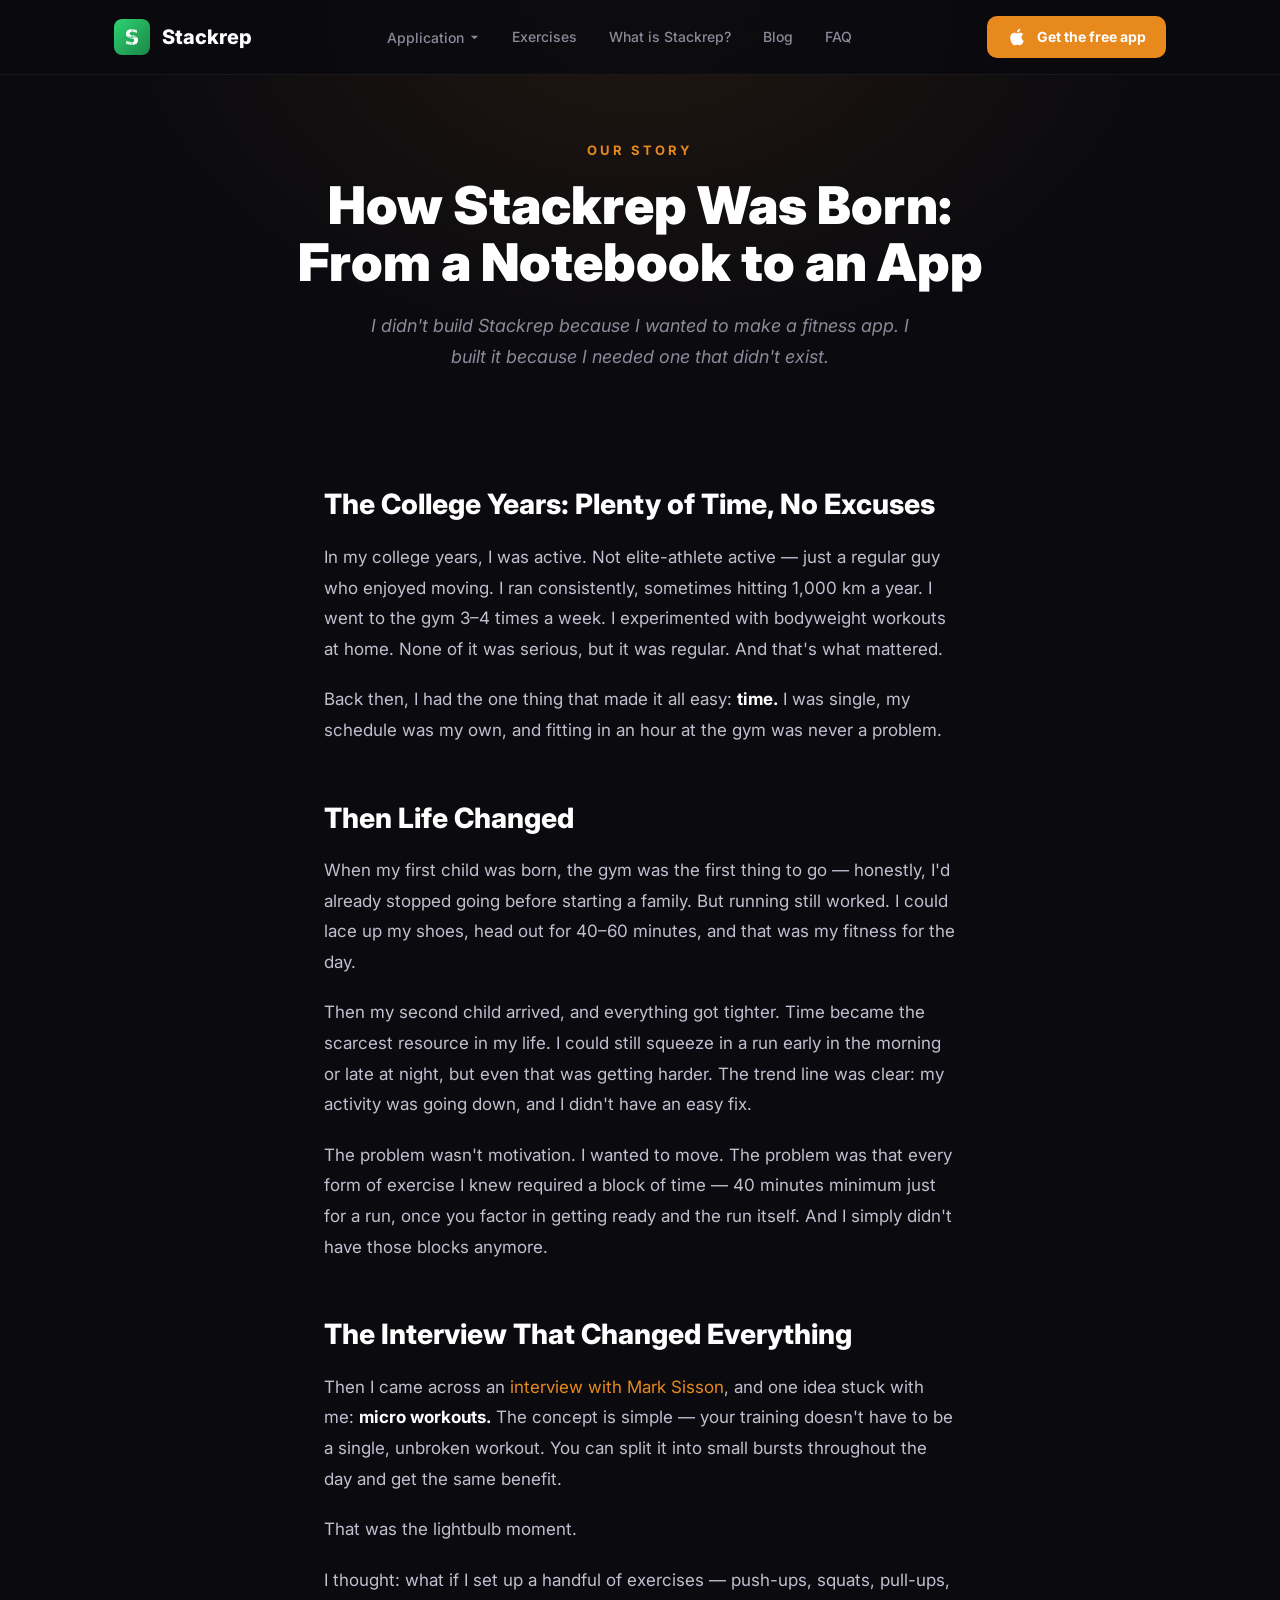
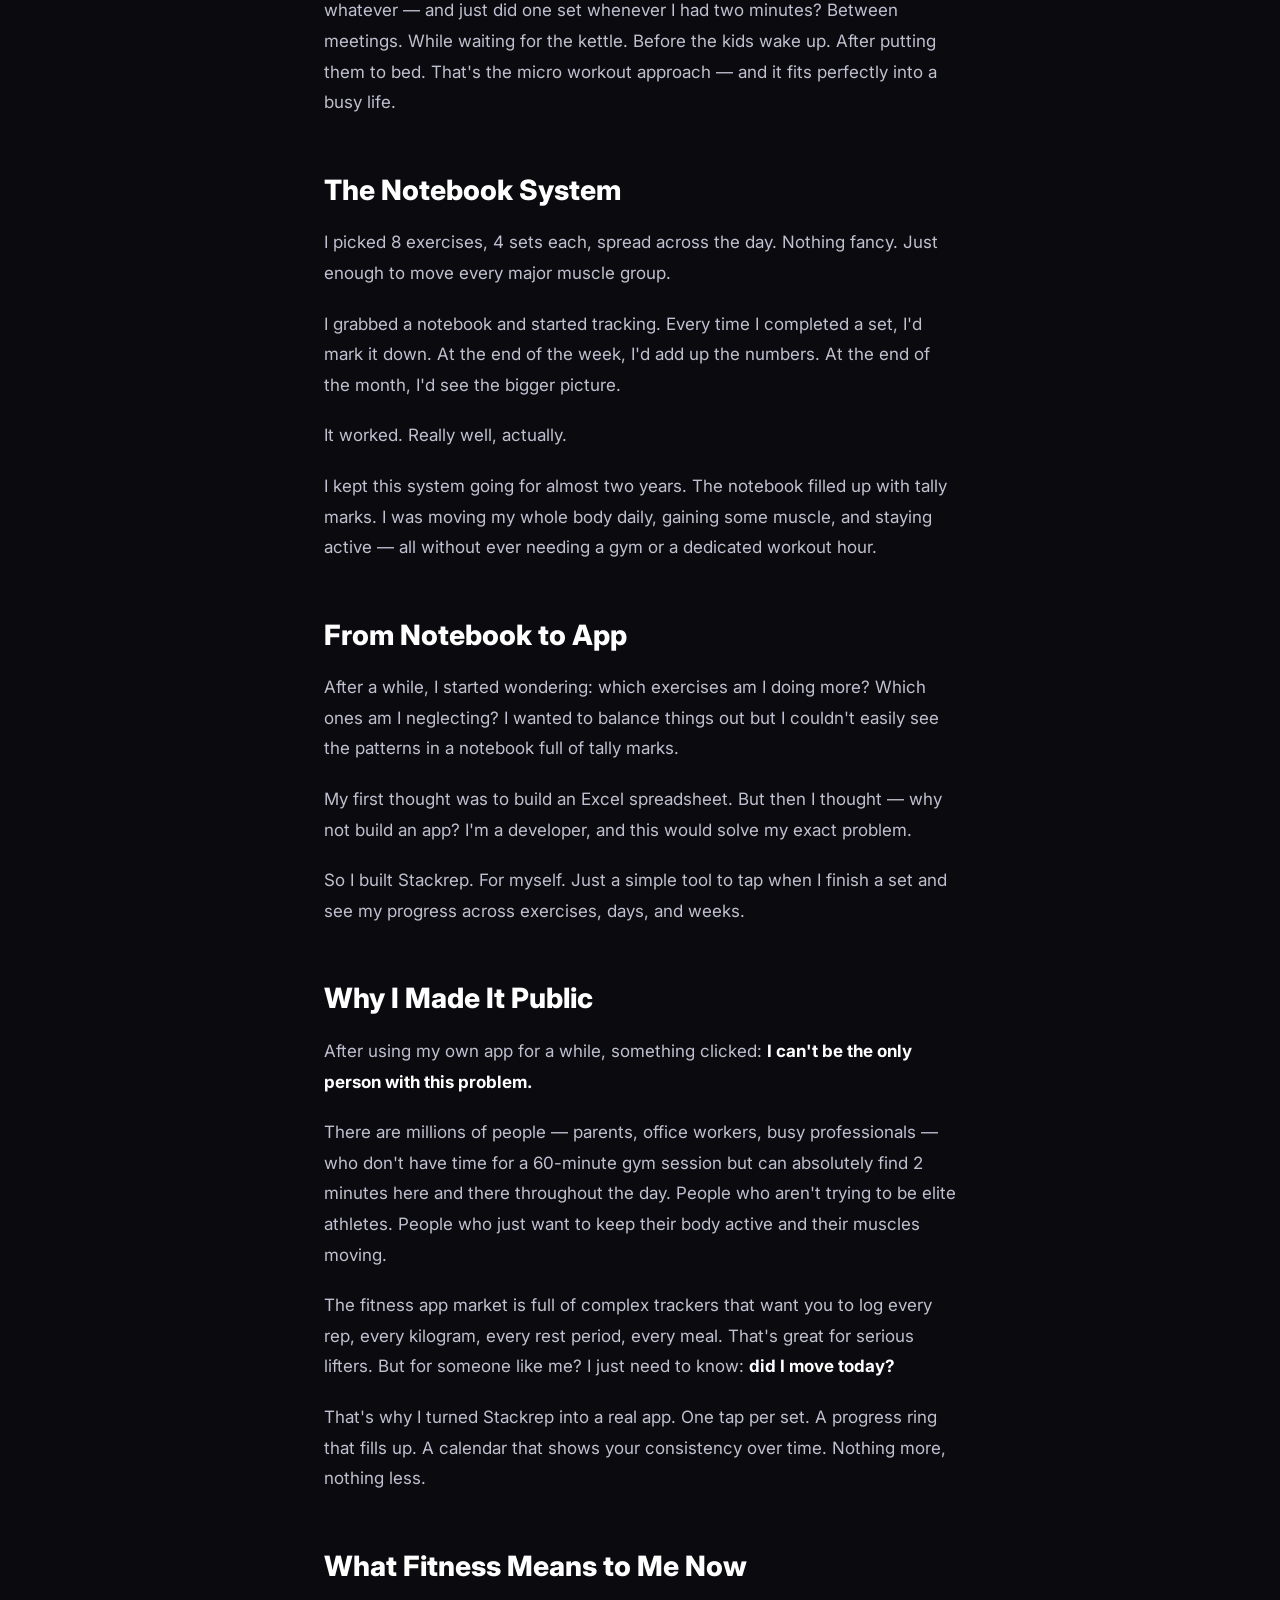
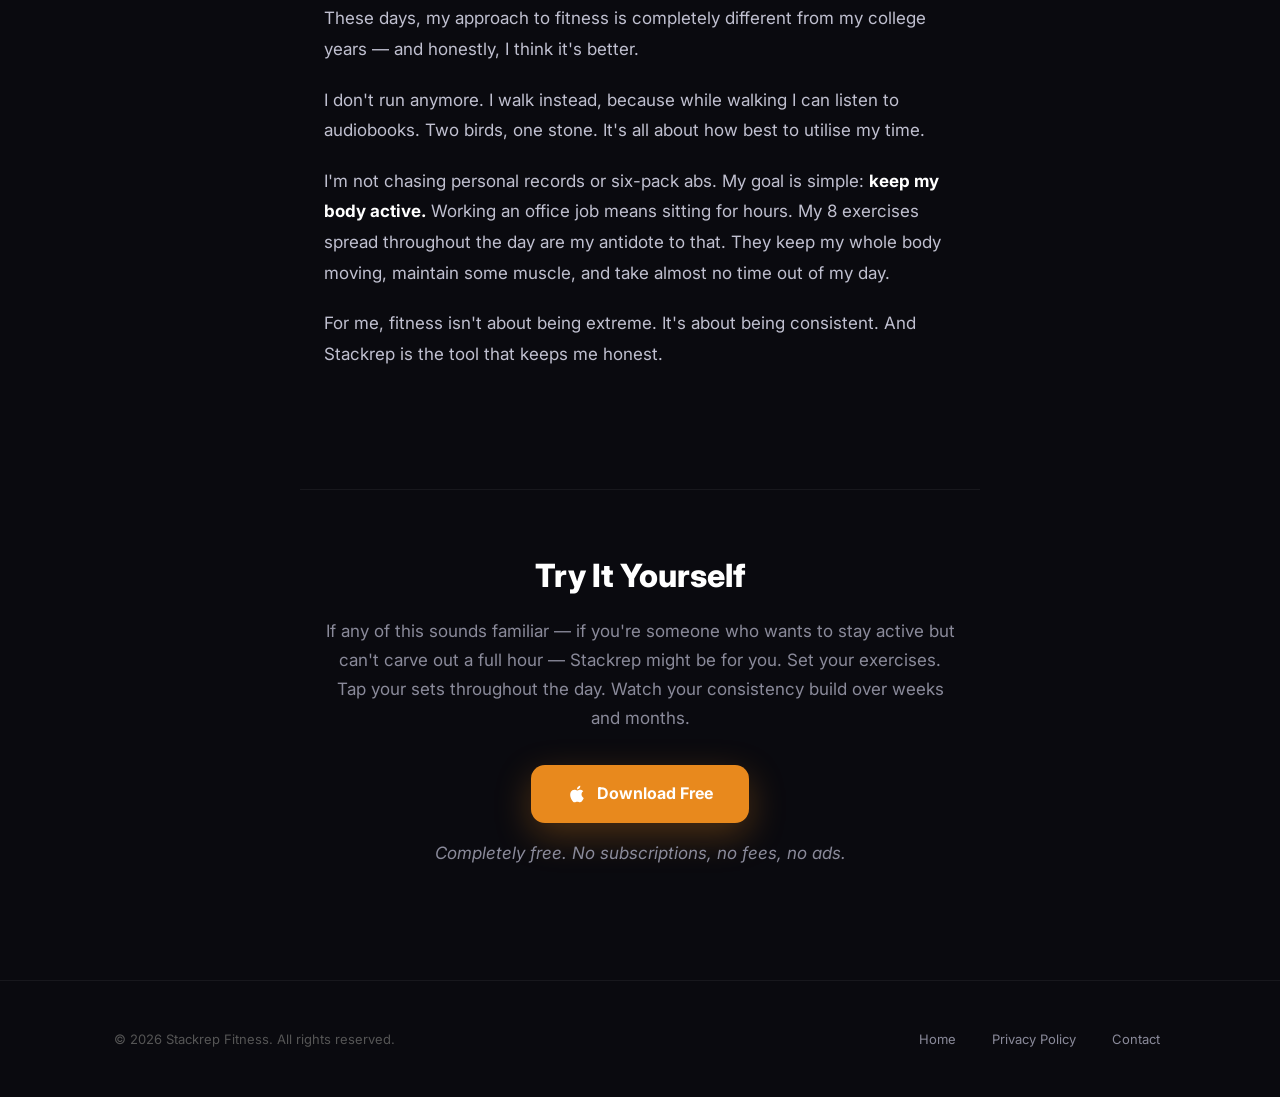
<file: blog-how-stackrep-was-born.html>
<!DOCTYPE html>
<html lang="en">
<head>
  <!-- Google tag (gtag.js) -->
<script async src="https://www.googletagmanager.com/gtag/js?id=G-XWR58ZESZ8"></script>
<script>
  window.dataLayer = window.dataLayer || [];
  function gtag(){dataLayer.push(arguments);}
  gtag('js', new Date());

  gtag('config', 'G-XWR58ZESZ8');
</script>
<meta charset="UTF-8">
<meta name="viewport" content="width=device-width, initial-scale=1.0">
<title>How Stackrep Was Born: From a Notebook to an App — Stackrep Fitness</title>
<meta name="description" content="I didn't build Stackrep because I wanted to make a fitness app. I built it because I needed one that didn't exist. Here's the story.">
<meta property="og:title" content="How Stackrep Was Born: From a Notebook to an App">
<meta property="og:description" content="I didn't build Stackrep because I wanted to make a fitness app. I built it because I needed one that didn't exist.">
<meta property="og:image" content="https://stackrep.fit/app-screenshot.png">
<meta property="og:url" content="https://stackrep.fit/blog-how-stackrep-was-born.html">
<meta property="og:type" content="article">
<meta name="twitter:card" content="summary_large_image">
<meta name="twitter:title" content="How Stackrep Was Born: From a Notebook to an App">
<meta name="twitter:description" content="I didn't build Stackrep because I wanted to make a fitness app. I built it because I needed one that didn't exist.">
<meta name="twitter:image" content="https://stackrep.fit/app-screenshot.png">
<link rel="icon" type="image/png" href="icon.png">
<link rel="apple-touch-icon" href="icon.png">
<link rel="preconnect" href="https://fonts.googleapis.com">
<link href="https://fonts.googleapis.com/css2?family=Inter:wght@400;500;600;700;800;900&display=swap" rel="stylesheet">
<style>
/* ===== RESET & BASE ===== */
*, *::before, *::after { margin: 0; padding: 0; box-sizing: border-box; }
html { scroll-behavior: smooth; }
body {
  font-family: 'Inter', -apple-system, BlinkMacSystemFont, sans-serif;
  background: #0a0a0f;
  color: #ffffff;
  line-height: 1.6;
  overflow-x: hidden;
}
a { color: #E8891D; text-decoration: none; transition: color 0.2s; }
a:hover { color: #f5a040; text-decoration: underline; }
img { max-width: 100%; display: block; }

/* ===== NAV ===== */
nav {
  position: fixed; top: 0; left: 0; right: 0; z-index: 100;
  background: rgba(10,10,15,0.85); backdrop-filter: blur(20px);
  border-bottom: 1px solid rgba(255,255,255,0.06);
}
.nav-inner {
  display: flex; align-items: center; justify-content: space-between;
  padding: 16px 24px; max-width: 1100px; margin: 0 auto;
}
.nav-brand {
  display: flex; align-items: center; gap: 12px;
  font-size: 20px; font-weight: 800; color: #fff; text-decoration: none;
}
.nav-brand:hover { color: #fff; text-decoration: none; }
.nav-brand img { width: 36px; height: 36px; border-radius: 8px; }
.nav-links { display: flex; gap: 32px; list-style: none; align-items: center; }
.nav-links > li > a {
  font-size: 14px; font-weight: 500; color: #8a8a9a;
  transition: color 0.2s; text-decoration: none;
}
.nav-links > li > a:hover { color: #fff; text-decoration: none; }
.nav-cta {
  padding: 10px 24px; background: #E8891D; color: #fff;
  font-size: 14px; font-weight: 600; border-radius: 10px;
  transition: transform 0.2s, box-shadow 0.2s; text-decoration: none;
}
.nav-cta:hover { transform: translateY(-2px); box-shadow: 0 8px 24px rgba(232,137,29,0.4); color: #fff; text-decoration: none; }

@media (max-width: 1024px) {
  .nav-links { display: none; }
  .nav-cta { display: none; }
  .nav-cta-btn { display: none; }
  nav .nav-mobile { display: block; }
  .nav-links.open {
    display: flex; flex-direction: column; position: absolute;
    top: 100%; left: 0; right: 0; background: rgba(10,10,15,0.98);
    padding: 24px; gap: 20px; border-bottom: 1px solid rgba(255,255,255,0.06);
    z-index: 99;
  }
  .nav-links.open li a, .nav-links.open li button { font-size: 16px; display: block; padding: 8px 0; }
}

/* ===== ARTICLE ===== */
.article-header {
  padding: 140px 24px 60px;
  text-align: center;
  position: relative;
}
.article-header::before {
  content: ''; position: absolute; inset: 0;
  background: radial-gradient(ellipse at 50% 0%, rgba(232,137,29,0.1) 0%, transparent 60%);
  pointer-events: none;
}
.article-label {
  font-size: 13px; font-weight: 700; letter-spacing: 3px; text-transform: uppercase;
  color: #E8891D; margin-bottom: 16px; position: relative;
}
.article-header h1 {
  font-size: clamp(32px, 5vw, 52px); font-weight: 900; line-height: 1.1;
  max-width: 720px; margin: 0 auto 20px; position: relative;
}
.article-subtitle {
  font-size: 18px; color: #8a8a9a; max-width: 560px; margin: 0 auto;
  line-height: 1.7; font-style: italic; position: relative;
}

.article-body {
  max-width: 680px; margin: 0 auto; padding: 0 24px 100px;
}
.article-body h2 {
  font-size: 28px; font-weight: 800; margin: 56px 0 20px;
  color: #fff; line-height: 1.2;
}
.article-body p {
  font-size: 17px; color: #c0c0d0; line-height: 1.8; margin-bottom: 20px;
}
.article-body strong { color: #fff; }
.article-body blockquote {
  border-left: 3px solid #E8891D;
  padding: 16px 24px; margin: 32px 0;
  background: rgba(232,137,29,0.06);
  border-radius: 0 12px 12px 0;
}
.article-body blockquote p {
  font-size: 18px; color: #e0e0e8; font-style: italic; margin-bottom: 0;
}

/* ===== CTA SECTION ===== */
.blog-cta {
  text-align: center; padding: 60px 24px 80px;
  border-top: 1px solid rgba(255,255,255,0.06);
  max-width: 680px; margin: 0 auto;
}
.blog-cta h2 {
  font-size: 32px; font-weight: 800; margin-bottom: 16px;
}
.blog-cta p {
  font-size: 17px; color: #8a8a9a; margin-bottom: 32px; line-height: 1.7;
}
.btn-primary {
  display: inline-flex; align-items: center; gap: 10px;
  padding: 16px 36px; background: #E8891D; color: #fff;
  font-size: 16px; font-weight: 700; border-radius: 14px;
  transition: transform 0.2s, box-shadow 0.2s;
  box-shadow: 0 12px 36px rgba(232,137,29,0.3);
  text-decoration: none;
}
.btn-primary:hover { transform: translateY(-3px); box-shadow: 0 18px 48px rgba(232,137,29,0.4); color: #fff; text-decoration: none; }
.nav-inner .btn-primary { padding: 10px 20px; font-size: 14px; border-radius: 10px; box-shadow: none; }
.nav-inner .btn-primary:hover { box-shadow: 0 8px 24px rgba(232,137,29,0.4); }
.nav-mobile { display: none; background: none; border: none; cursor: pointer; padding: 4px; }
.nav-mobile span { display: block; width: 24px; height: 2px; background: #fff; margin: 5px 0; transition: 0.3s; }
.price-note {
  font-size: 14px; color: #8a8a9a; margin-top: 16px; font-style: italic;
}

/* ===== FOOTER ===== */
footer {
  background: #0a0a0f; border-top: 1px solid rgba(255,255,255,0.06);
  padding: 40px 0;
}
.footer-inner {
  max-width: 1100px; margin: 0 auto; padding: 0 24px;
  display: flex; justify-content: space-between; align-items: center;
  flex-wrap: wrap; gap: 16px;
}
.footer-inner p { font-size: 13px; color: #555; }
.footer-inner a { font-size: 13px; color: #8a8a9a; text-decoration: none; display: inline-block; padding: 8px 6px; }
.footer-inner a:hover { color: #fff; text-decoration: none; }
.footer-links { display: flex; gap: 24px; }

@media (max-width: 600px) {
  .footer-inner { flex-direction: column; text-align: center; }
}
.subnav { display: none; border-top: 1px solid rgba(255,255,255,0.08); background: rgba(10,10,15,0.97); }
.subnav.open { display: block; }
.subnav-inner {
  max-width: 1100px; margin: 0 auto; padding: 10px 24px;
  display: flex; gap: 4px; align-items: center; flex-wrap: wrap;
}
.subnav-inner a {
  font-size: 13px; font-weight: 500; color: #8a8a9a;
  padding: 8px 14px; border-radius: 8px; text-decoration: none; display: inline-block;
  transition: background 0.15s, color 0.15s;
}
.subnav-inner a:hover { background: rgba(255,255,255,0.06); color: #fff; text-decoration: none; }
.nav-app-toggle {
  background: none; border: none; cursor: pointer;
  display: flex; align-items: center; gap: 5px;
  font-size: 14px; font-weight: 500; color: #8a8a9a;
  transition: color 0.2s; padding: 0; font-family: inherit;
}
.nav-app-toggle:hover { color: #fff; }
.nav-links a.active { color: #fff; }
.nav-app-toggle.active { color: #fff; }
.subnav-inner a.active { color: #fff; background: rgba(255,255,255,0.06); }

/* ===== Tablet & mobile navigation (cleaner menu) — desktop unchanged ===== */
@media (max-width: 1024px) {
  /* Hide the app-store button in the top bar so it no longer crowds the logo */
  .nav-inner .btn-primary { display: none !important; }
  /* Solid bar + let the menu stack in-flow underneath it */
  nav { background: #0a0a0f; }
  .nav-inner { flex-wrap: wrap; }
  /* keep brand + hamburger on the top row, menu wraps below */
  .nav-brand { order: 0; }
  .nav-mobile { order: 1; }
  .nav-links { order: 2; }
  /* Main menu: full-width, opaque, left-aligned vertical list */
  .nav-links { display: none; }
  .nav-links.open {
    display: flex; flex-direction: column; align-items: stretch;
    position: static; width: 100%; flex-basis: 100%;
    background: #0a0a0f; padding: 8px 0 0; margin: 0; gap: 0; border: none;
  }
  .nav-links.open > li { width: 100%; }
  .nav-links.open > li > a,
  .nav-links.open > li > button {
    display: flex; align-items: center; justify-content: space-between;
    width: 100%; box-sizing: border-box; padding: 16px 24px; margin: 0;
    font-size: 16px; color: #fff; text-align: left;
    border-top: 1px solid rgba(255,255,255,0.07); border-radius: 0;
  }
  /* Move "Application" to the bottom so its submenu sits directly under it */
  .nav-links.open > li:first-child { order: 5; }
  /* Application submenu: indented accordion, only visible while the menu is open */
  .subnav.open { display: none; }
  .nav-inner:has(.nav-links.open) + .subnav.open { display: block; }
  .subnav { flex-basis: 100%; width: 100%; background: #0a0a0f; border: none; }
  .subnav-inner {
    flex-direction: column; align-items: stretch;
    max-width: none; margin: 0; padding: 0; gap: 0;
  }
  .subnav-inner a {
    display: block; width: 100%; box-sizing: border-box;
    padding: 14px 24px 14px 44px; margin: 0; border-radius: 0; font-size: 15px;
    border-top: 1px solid rgba(255,255,255,0.05);
  }
}
</style>
</head>
<body>

<!-- NAV -->
<nav>
  <div class="nav-inner">
    <a href="index.html" class="nav-brand">
      <img src="icon.png" alt="Stackrep"> Stackrep
    </a>
    <ul class="nav-links" id="navLinks">
      <li><button class="nav-app-toggle" id="appToggle" onclick="toggleSubnav(this)">Application <svg width="11" height="11" viewBox="0 0 12 12" fill="currentColor" style="transition:transform 0.2s"><path d="M2 4l4 4 4-4"/></svg></button></li>
      <li><a href="exercises.html">Exercises</a></li>
      <li><a href="what-is-stackrep.html">What is Stackrep?</a></li>
      <li><a href="blog.html">Blog</a></li>
      <li><a href="faq.html">FAQ</a></li>
    </ul>
    <a href="https://apps.apple.com/app/stackrep-fitness/id6759266222" class="btn-primary">
    <svg width="20" height="20" fill="currentColor" viewBox="0 0 24 24"><path d="M18.71 19.5c-.83 1.24-1.71 2.45-3.05 2.47-1.34.03-1.77-.79-3.29-.79-1.53 0-2 .77-3.27.82-1.31.05-2.3-1.32-3.14-2.53C4.25 17 2.94 12.45 4.7 9.39c.87-1.52 2.43-2.48 4.12-2.51 1.28-.02 2.5.87 3.29.87.78 0 2.26-1.07 3.8-.91.65.03 2.47.26 3.64 1.98-.09.06-2.17 1.28-2.15 3.81.03 3.02 2.65 4.03 2.68 4.04-.03.07-.42 1.44-1.38 2.83M13 3.5c.73-.83 1.94-1.46 2.94-1.5.13 1.17-.34 2.35-1.04 3.19-.69.85-1.83 1.51-2.95 1.42-.15-1.15.41-2.35 1.05-3.11z"/></svg>
    Get the free app
  </a>
    <button class="nav-mobile" id="navToggle" aria-label="Toggle menu">
      <span></span><span></span><span></span>
    </button>
  </div>
  <div class="subnav" id="subnav">
    <div class="subnav-inner">
      <a href="overview.html">Overview</a>
      <a href="overview.html#how">How It Works</a>
      <a href="overview.html#features">Features</a>
      <a href="overview.html#pricing">Pricing</a>
      <a href="getting-started.html">Getting Started</a>
    </div>
  </div>
</nav>

<!-- ARTICLE HEADER -->
<header class="article-header">
  <div class="article-label">Our Story</div>
  <h1>How Stackrep Was Born: From a Notebook to an App</h1>
  <p class="article-subtitle">I didn't build Stackrep because I wanted to make a fitness app. I built it because I needed one that didn't exist.</p>
</header>

<!-- ARTICLE BODY -->
<article class="article-body">

  <h2>The College Years: Plenty of Time, No Excuses</h2>
  <p>In my college years, I was active. Not elite-athlete active — just a regular guy who enjoyed moving. I ran consistently, sometimes hitting 1,000 km a year. I went to the gym 3–4 times a week. I experimented with bodyweight workouts at home. None of it was serious, but it was regular. And that's what mattered.</p>
  <p>Back then, I had the one thing that made it all easy: <strong>time.</strong> I was single, my schedule was my own, and fitting in an hour at the gym was never a problem.</p>

  <h2>Then Life Changed</h2>
  <p>When my first child was born, the gym was the first thing to go — honestly, I'd already stopped going before starting a family. But running still worked. I could lace up my shoes, head out for 40–60 minutes, and that was my fitness for the day.</p>
  <p>Then my second child arrived, and everything got tighter. Time became the scarcest resource in my life. I could still squeeze in a run early in the morning or late at night, but even that was getting harder. The trend line was clear: my activity was going down, and I didn't have an easy fix.</p>
  <p>The problem wasn't motivation. I wanted to move. The problem was that every form of exercise I knew required a block of time — 40 minutes minimum just for a run, once you factor in getting ready and the run itself. And I simply didn't have those blocks anymore.</p>

  <h2>The Interview That Changed Everything</h2>
  <p>Then I came across an <a href="https://www.youtube.com/watch?v=ifF85u3X-jQ" target="_blank" rel="noopener">interview with Mark Sisson</a>, and one idea stuck with me: <strong>micro workouts.</strong> The concept is simple — your training doesn't have to be a single, unbroken workout. You can split it into small bursts throughout the day and get the same benefit.</p>
  <p>That was the lightbulb moment.</p>
  <p>I thought: what if I set up a handful of exercises — push-ups, squats, pull-ups, whatever — and just did one set whenever I had two minutes? Between meetings. While waiting for the kettle. Before the kids wake up. After putting them to bed. That's the micro workout approach — and it fits perfectly into a busy life.</p>

  <h2>The Notebook System</h2>
  <p>I picked 8 exercises, 4 sets each, spread across the day. Nothing fancy. Just enough to move every major muscle group.</p>
  <p>I grabbed a notebook and started tracking. Every time I completed a set, I'd mark it down. At the end of the week, I'd add up the numbers. At the end of the month, I'd see the bigger picture.</p>
  <p>It worked. Really well, actually.</p>
  <p>I kept this system going for almost two years. The notebook filled up with tally marks. I was moving my whole body daily, gaining some muscle, and staying active — all without ever needing a gym or a dedicated workout hour.</p>

  <h2>From Notebook to App</h2>
  <p>After a while, I started wondering: which exercises am I doing more? Which ones am I neglecting? I wanted to balance things out but I couldn't easily see the patterns in a notebook full of tally marks.</p>
  <p>My first thought was to build an Excel spreadsheet. But then I thought — why not build an app? I'm a developer, and this would solve my exact problem.</p>
  <p>So I built Stackrep. For myself. Just a simple tool to tap when I finish a set and see my progress across exercises, days, and weeks.</p>

  <h2>Why I Made It Public</h2>
  <p>After using my own app for a while, something clicked: <strong>I can't be the only person with this problem.</strong></p>
  <p>There are millions of people — parents, office workers, busy professionals — who don't have time for a 60-minute gym session but can absolutely find 2 minutes here and there throughout the day. People who aren't trying to be elite athletes. People who just want to keep their body active and their muscles moving.</p>
  <p>The fitness app market is full of complex trackers that want you to log every rep, every kilogram, every rest period, every meal. That's great for serious lifters. But for someone like me? I just need to know: <strong>did I move today?</strong></p>
  <p>That's why I turned Stackrep into a real app. One tap per set. A progress ring that fills up. A calendar that shows your consistency over time. Nothing more, nothing less.</p>

  <h2>What Fitness Means to Me Now</h2>
  <p>These days, my approach to fitness is completely different from my college years — and honestly, I think it's better.</p>
  <p>I don't run anymore. I walk instead, because while walking I can listen to audiobooks. Two birds, one stone. It's all about how best to utilise my time.</p>
  <p>I'm not chasing personal records or six-pack abs. My goal is simple: <strong>keep my body active.</strong> Working an office job means sitting for hours. My 8 exercises spread throughout the day are my antidote to that. They keep my whole body moving, maintain some muscle, and take almost no time out of my day.</p>
  <p>For me, fitness isn't about being extreme. It's about being consistent. And Stackrep is the tool that keeps me honest.</p>

</article>

<!-- CTA -->
<section class="blog-cta">
  <h2>Try It Yourself</h2>
  <p>If any of this sounds familiar — if you're someone who wants to stay active but can't carve out a full hour — Stackrep might be for you. Set your exercises. Tap your sets throughout the day. Watch your consistency build over weeks and months.</p>
  <a href="https://apps.apple.com/app/stackrep-fitness/id6759266222" class="btn-primary">
    <svg width="20" height="20" fill="currentColor" viewBox="0 0 24 24"><path d="M18.71 19.5c-.83 1.24-1.71 2.45-3.05 2.47-1.34.03-1.77-.79-3.29-.79-1.53 0-2 .77-3.27.82-1.31.05-2.3-1.32-3.14-2.53C4.25 17 2.94 12.45 4.7 9.39c.87-1.52 2.43-2.48 4.12-2.51 1.28-.02 2.5.87 3.29.87.78 0 2.26-1.07 3.8-.91.65.03 2.47.26 3.64 1.98-.09.06-2.17 1.28-2.15 3.81.03 3.02 2.65 4.03 2.68 4.04-.03.07-.42 1.44-1.38 2.83M13 3.5c.73-.83 1.94-1.46 2.94-1.5.13 1.17-.34 2.35-1.04 3.19-.69.85-1.83 1.51-2.95 1.42-.15-1.15.41-2.35 1.05-3.11z"/></svg>
    Download Free
  </a>
  <p class="price-note">Completely free. No subscriptions, no fees, no ads.</p>
</section>

<!-- FOOTER -->
<footer>
  <div class="footer-inner">
    <p>&copy; 2026 Stackrep Fitness. All rights reserved.</p>
    <div class="footer-links">
      <a href="/">Home</a>
      <a href="privacy.html">Privacy Policy</a>
      <a href="mailto:stackrep@proton.me">Contact</a>
    </div>
  </div>
</footer>

<script>
function toggleSubnav(btn) {
  var s = document.getElementById('subnav');
  var open = s.classList.toggle('open');
  btn.querySelector('svg').style.transform = open ? 'rotate(180deg)' : '';
}
document.addEventListener('click', function(e) {
  if (!e.target.closest('#appToggle') && !e.target.closest('#subnav')) {
    var s = document.getElementById('subnav');
    if (s) { s.classList.remove('open'); var btn = document.getElementById('appToggle'); if (btn) btn.querySelector('svg').style.transform = ''; }
  }
});
(function() {
  var page = window.location.pathname.split('/').pop() || 'index.html';
  var appPages = ['index.html', 'overview.html', 'getting-started.html'];
  if (appPages.indexOf(page) > -1 || (page === '' )) {
    var btn = document.getElementById('appToggle');
    if (btn) btn.classList.add('active');
    // Auto-open subnav on application pages
    var s = document.getElementById('subnav');
    if (s) { s.classList.add('open'); if (btn) btn.querySelector('svg').style.transform = 'rotate(180deg)'; }
    // Highlight matching subnav link
    document.querySelectorAll('.subnav-inner a').forEach(function(a) {
      var h = a.getAttribute('href').split('/').pop().split('#')[0];
      if (h === page || (page === '' && a.getAttribute('href') === 'overview.html')) return;
      if (h === page) a.classList.add('active');
    });
    // Highlight overview link when on index (since it's the app landing)
    if (page === 'index.html' || page === '') {
      var ov = document.querySelector('.subnav-inner a[href="overview.html"]');
      // don't highlight overview specifically on index, just keep subnav open
    } else {
      document.querySelectorAll('.subnav-inner a').forEach(function(a) {
        if (a.getAttribute('href') === page) a.classList.add('active');
      });
    }
  } else {
    document.querySelectorAll('.nav-links > li > a').forEach(function(a) {
      if (a.getAttribute('href') === page) a.classList.add('active');
    });
  }
})();

// Mobile nav toggle
(function() {
  var toggle = document.getElementById('navToggle');
  var links = document.getElementById('navLinks');
  if (toggle && links) {
    toggle.addEventListener('click', function() { links.classList.toggle('open'); });
    links.querySelectorAll('a').forEach(function(a) {
      a.addEventListener('click', function() { links.classList.remove('open'); });
    });
  }
})();
</script>
</body>
</html>
</file>
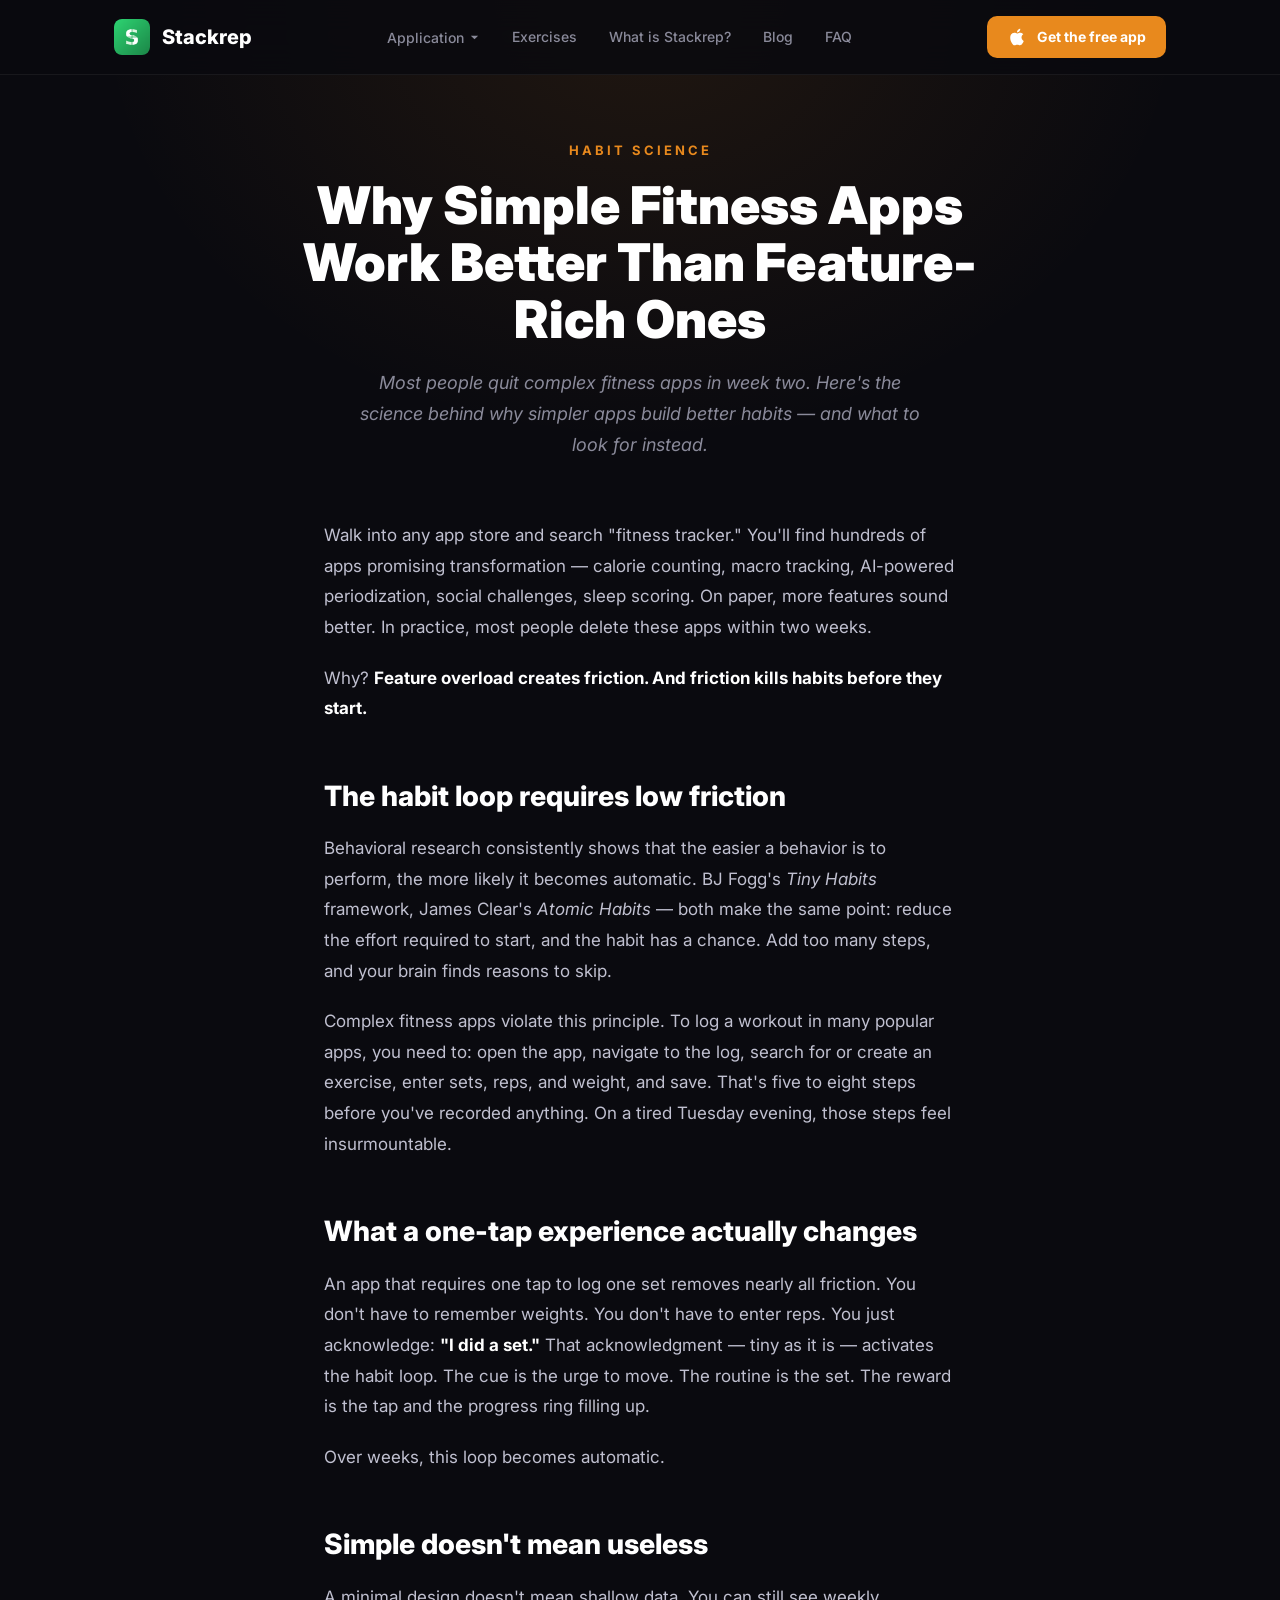
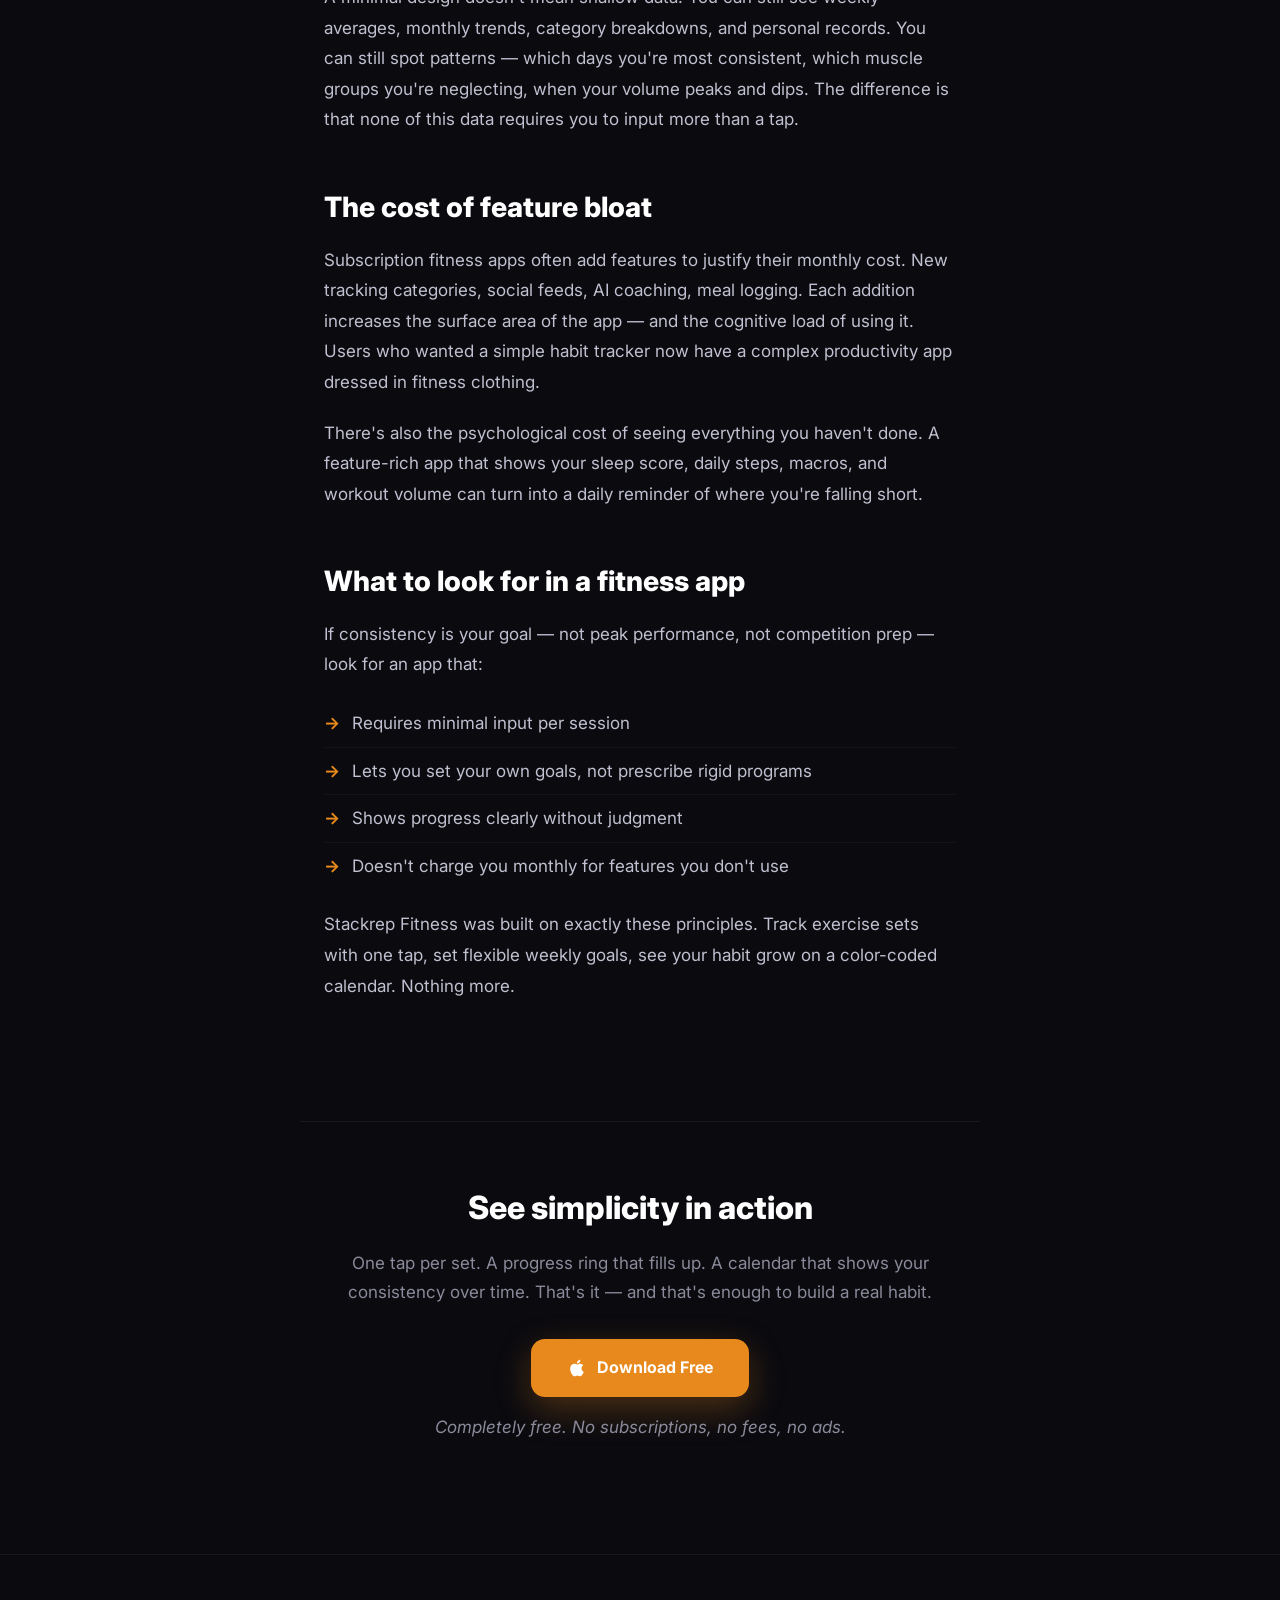
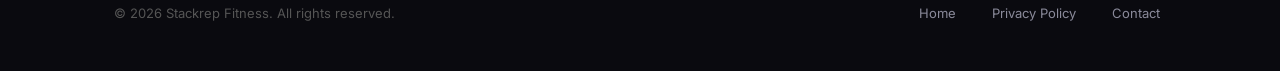
<file: blog-simple-fitness-apps.html>
<!DOCTYPE html>
<html lang="en">
<head>
  <!-- Google tag (gtag.js) -->
<script async src="https://www.googletagmanager.com/gtag/js?id=G-XWR58ZESZ8"></script>
<script>
  window.dataLayer = window.dataLayer || [];
  function gtag(){dataLayer.push(arguments);}
  gtag('js', new Date());

  gtag('config', 'G-XWR58ZESZ8');
</script>
<meta charset="UTF-8">
<meta name="viewport" content="width=device-width, initial-scale=1.0">
<title>Why Simple Fitness Apps Work Better Than Feature-Rich Ones — Stackrep Fitness</title>
<meta name="description" content="Most people quit complex fitness apps in week two. Here's the science behind why simpler apps build better habits — and what to look for instead.">
<meta property="og:title" content="Why Simple Fitness Apps Work Better Than Feature-Rich Ones">
<meta property="og:description" content="Most people quit complex fitness apps in week two. Here's the science behind why simpler apps build better habits — and what to look for instead.">
<meta property="og:image" content="https://stackrep.fit/app-screenshot.png">
<meta property="og:url" content="https://stackrep.fit/blog-simple-fitness-apps.html">
<meta property="og:type" content="article">
<meta name="twitter:card" content="summary_large_image">
<meta name="twitter:title" content="Why Simple Fitness Apps Work Better Than Feature-Rich Ones">
<meta name="twitter:description" content="Most people quit complex fitness apps in week two. Here's the science behind why simpler apps build better habits — and what to look for instead.">
<meta name="twitter:image" content="https://stackrep.fit/app-screenshot.png">
<link rel="icon" type="image/png" href="icon.png">
<link rel="apple-touch-icon" href="icon.png">
<link rel="preconnect" href="https://fonts.googleapis.com">
<link href="https://fonts.googleapis.com/css2?family=Inter:wght@400;500;600;700;800;900&display=swap" rel="stylesheet">
<style>
/* ===== RESET & BASE ===== */
*, *::before, *::after { margin: 0; padding: 0; box-sizing: border-box; }
html { scroll-behavior: smooth; }
body {
  font-family: 'Inter', -apple-system, BlinkMacSystemFont, sans-serif;
  background: #0a0a0f;
  color: #ffffff;
  line-height: 1.6;
  overflow-x: hidden;
}
a { color: #E8891D; text-decoration: none; transition: color 0.2s; }
a:hover { color: #f5a040; text-decoration: underline; }
img { max-width: 100%; display: block; }

/* ===== NAV ===== */
nav {
  position: fixed; top: 0; left: 0; right: 0; z-index: 100;
  background: rgba(10,10,15,0.85); backdrop-filter: blur(20px);
  border-bottom: 1px solid rgba(255,255,255,0.06);
}
.nav-inner {
  display: flex; align-items: center; justify-content: space-between;
  padding: 16px 24px; max-width: 1100px; margin: 0 auto;
}
.nav-brand {
  display: flex; align-items: center; gap: 12px;
  font-size: 20px; font-weight: 800; color: #fff; text-decoration: none;
}
.nav-brand:hover { color: #fff; text-decoration: none; }
.nav-brand img { width: 36px; height: 36px; border-radius: 8px; }
.nav-links { display: flex; gap: 32px; list-style: none; align-items: center; }
.nav-links > li > a {
  font-size: 14px; font-weight: 500; color: #8a8a9a;
  transition: color 0.2s; text-decoration: none;
}
.nav-links > li > a:hover { color: #fff; text-decoration: none; }
.nav-cta {
  padding: 10px 24px; background: #E8891D; color: #fff;
  font-size: 14px; font-weight: 600; border-radius: 10px;
  transition: transform 0.2s, box-shadow 0.2s; text-decoration: none;
}
.nav-cta:hover { transform: translateY(-2px); box-shadow: 0 8px 24px rgba(232,137,29,0.4); color: #fff; text-decoration: none; }

@media (max-width: 1024px) {
  .nav-links { display: none; }
  .nav-cta { display: none; }
  .nav-cta-btn { display: none; }
  nav .nav-mobile { display: block; }
  .nav-links.open {
    display: flex; flex-direction: column; position: absolute;
    top: 100%; left: 0; right: 0; background: rgba(10,10,15,0.98);
    padding: 24px; gap: 20px; border-bottom: 1px solid rgba(255,255,255,0.06);
    z-index: 99;
  }
  .nav-links.open li a, .nav-links.open li button { font-size: 16px; display: block; padding: 8px 0; }
}

/* ===== ARTICLE ===== */
.article-header {
  padding: 140px 24px 60px;
  text-align: center;
  position: relative;
}
.article-header::before {
  content: ''; position: absolute; inset: 0;
  background: radial-gradient(ellipse at 50% 0%, rgba(232,137,29,0.1) 0%, transparent 60%);
  pointer-events: none;
}
.article-label {
  font-size: 13px; font-weight: 700; letter-spacing: 3px; text-transform: uppercase;
  color: #E8891D; margin-bottom: 16px; position: relative;
}
.article-header h1 {
  font-size: clamp(32px, 5vw, 52px); font-weight: 900; line-height: 1.1;
  max-width: 720px; margin: 0 auto 20px; position: relative;
}
.article-subtitle {
  font-size: 18px; color: #8a8a9a; max-width: 560px; margin: 0 auto;
  line-height: 1.7; font-style: italic; position: relative;
}

.article-body {
  max-width: 680px; margin: 0 auto; padding: 0 24px 100px;
}
.article-body h2 {
  font-size: 28px; font-weight: 800; margin: 56px 0 20px;
  color: #fff; line-height: 1.2;
}
.article-body p {
  font-size: 17px; color: #c0c0d0; line-height: 1.8; margin-bottom: 20px;
}
.article-body strong { color: #fff; }
.article-body blockquote {
  border-left: 3px solid #E8891D;
  padding: 16px 24px; margin: 32px 0;
  background: rgba(232,137,29,0.06);
  border-radius: 0 12px 12px 0;
}
.article-body blockquote p {
  font-size: 18px; color: #e0e0e8; font-style: italic; margin-bottom: 0;
}
.article-body ul {
  margin: 0 0 20px 0; padding: 0;
  list-style: none;
}
.article-body ul li {
  font-size: 17px; color: #c0c0d0; line-height: 1.8;
  padding: 8px 0 8px 28px; position: relative;
  border-bottom: 1px solid rgba(255,255,255,0.04);
}
.article-body ul li:last-child { border-bottom: none; }
.article-body ul li::before {
  content: '→'; position: absolute; left: 0;
  color: #E8891D; font-weight: 700;
}

/* ===== CTA SECTION ===== */
.blog-cta {
  text-align: center; padding: 60px 24px 80px;
  border-top: 1px solid rgba(255,255,255,0.06);
  max-width: 680px; margin: 0 auto;
}
.blog-cta h2 {
  font-size: 32px; font-weight: 800; margin-bottom: 16px;
}
.blog-cta p {
  font-size: 17px; color: #8a8a9a; margin-bottom: 32px; line-height: 1.7;
}
.btn-primary {
  display: inline-flex; align-items: center; gap: 10px;
  padding: 16px 36px; background: #E8891D; color: #fff;
  font-size: 16px; font-weight: 700; border-radius: 14px;
  transition: transform 0.2s, box-shadow 0.2s;
  box-shadow: 0 12px 36px rgba(232,137,29,0.3);
  text-decoration: none;
}
.btn-primary:hover { transform: translateY(-3px); box-shadow: 0 18px 48px rgba(232,137,29,0.4); color: #fff; text-decoration: none; }
.nav-inner .btn-primary { padding: 10px 20px; font-size: 14px; border-radius: 10px; box-shadow: none; }
.nav-inner .btn-primary:hover { box-shadow: 0 8px 24px rgba(232,137,29,0.4); }
.nav-mobile { display: none; background: none; border: none; cursor: pointer; padding: 4px; }
.nav-mobile span { display: block; width: 24px; height: 2px; background: #fff; margin: 5px 0; transition: 0.3s; }
.price-note {
  font-size: 14px; color: #8a8a9a; margin-top: 16px; font-style: italic;
}

/* ===== FOOTER ===== */
footer {
  background: #0a0a0f; border-top: 1px solid rgba(255,255,255,0.06);
  padding: 40px 0;
}
.footer-inner {
  max-width: 1100px; margin: 0 auto; padding: 0 24px;
  display: flex; justify-content: space-between; align-items: center;
  flex-wrap: wrap; gap: 16px;
}
.footer-inner p { font-size: 13px; color: #555; }
.footer-inner a { font-size: 13px; color: #8a8a9a; text-decoration: none; display: inline-block; padding: 8px 6px; }
.footer-inner a:hover { color: #fff; text-decoration: none; }
.footer-links { display: flex; gap: 24px; }

@media (max-width: 600px) {
  .footer-inner { flex-direction: column; text-align: center; }
}
.subnav { display: none; border-top: 1px solid rgba(255,255,255,0.08); background: rgba(10,10,15,0.97); }
.subnav.open { display: block; }
.subnav-inner {
  max-width: 1100px; margin: 0 auto; padding: 10px 24px;
  display: flex; gap: 4px; align-items: center; flex-wrap: wrap;
}
.subnav-inner a {
  font-size: 13px; font-weight: 500; color: #8a8a9a;
  padding: 8px 14px; border-radius: 8px; text-decoration: none; display: inline-block;
  transition: background 0.15s, color 0.15s;
}
.subnav-inner a:hover { background: rgba(255,255,255,0.06); color: #fff; text-decoration: none; }
.nav-app-toggle {
  background: none; border: none; cursor: pointer;
  display: flex; align-items: center; gap: 5px;
  font-size: 14px; font-weight: 500; color: #8a8a9a;
  transition: color 0.2s; padding: 0; font-family: inherit;
}
.nav-app-toggle:hover { color: #fff; }
.nav-links a.active { color: #fff; }
.nav-app-toggle.active { color: #fff; }
.subnav-inner a.active { color: #fff; background: rgba(255,255,255,0.06); }

/* ===== Tablet & mobile navigation (cleaner menu) — desktop unchanged ===== */
@media (max-width: 1024px) {
  /* Hide the app-store button in the top bar so it no longer crowds the logo */
  .nav-inner .btn-primary { display: none !important; }
  /* Solid bar + let the menu stack in-flow underneath it */
  nav { background: #0a0a0f; }
  .nav-inner { flex-wrap: wrap; }
  /* keep brand + hamburger on the top row, menu wraps below */
  .nav-brand { order: 0; }
  .nav-mobile { order: 1; }
  .nav-links { order: 2; }
  /* Main menu: full-width, opaque, left-aligned vertical list */
  .nav-links { display: none; }
  .nav-links.open {
    display: flex; flex-direction: column; align-items: stretch;
    position: static; width: 100%; flex-basis: 100%;
    background: #0a0a0f; padding: 8px 0 0; margin: 0; gap: 0; border: none;
  }
  .nav-links.open > li { width: 100%; }
  .nav-links.open > li > a,
  .nav-links.open > li > button {
    display: flex; align-items: center; justify-content: space-between;
    width: 100%; box-sizing: border-box; padding: 16px 24px; margin: 0;
    font-size: 16px; color: #fff; text-align: left;
    border-top: 1px solid rgba(255,255,255,0.07); border-radius: 0;
  }
  /* Move "Application" to the bottom so its submenu sits directly under it */
  .nav-links.open > li:first-child { order: 5; }
  /* Application submenu: indented accordion, only visible while the menu is open */
  .subnav.open { display: none; }
  .nav-inner:has(.nav-links.open) + .subnav.open { display: block; }
  .subnav { flex-basis: 100%; width: 100%; background: #0a0a0f; border: none; }
  .subnav-inner {
    flex-direction: column; align-items: stretch;
    max-width: none; margin: 0; padding: 0; gap: 0;
  }
  .subnav-inner a {
    display: block; width: 100%; box-sizing: border-box;
    padding: 14px 24px 14px 44px; margin: 0; border-radius: 0; font-size: 15px;
    border-top: 1px solid rgba(255,255,255,0.05);
  }
}
</style>
</head>
<body>

<!-- NAV -->
<nav>
  <div class="nav-inner">
    <a href="index.html" class="nav-brand">
      <img src="icon.png" alt="Stackrep"> Stackrep
    </a>
    <ul class="nav-links" id="navLinks">
      <li><button class="nav-app-toggle" id="appToggle" onclick="toggleSubnav(this)">Application <svg width="11" height="11" viewBox="0 0 12 12" fill="currentColor" style="transition:transform 0.2s"><path d="M2 4l4 4 4-4"/></svg></button></li>
      <li><a href="exercises.html">Exercises</a></li>
      <li><a href="what-is-stackrep.html">What is Stackrep?</a></li>
      <li><a href="blog.html">Blog</a></li>
      <li><a href="faq.html">FAQ</a></li>
    </ul>
    <a href="https://apps.apple.com/app/stackrep-fitness/id6759266222" class="btn-primary">
    <svg width="20" height="20" fill="currentColor" viewBox="0 0 24 24"><path d="M18.71 19.5c-.83 1.24-1.71 2.45-3.05 2.47-1.34.03-1.77-.79-3.29-.79-1.53 0-2 .77-3.27.82-1.31.05-2.3-1.32-3.14-2.53C4.25 17 2.94 12.45 4.7 9.39c.87-1.52 2.43-2.48 4.12-2.51 1.28-.02 2.5.87 3.29.87.78 0 2.26-1.07 3.8-.91.65.03 2.47.26 3.64 1.98-.09.06-2.17 1.28-2.15 3.81.03 3.02 2.65 4.03 2.68 4.04-.03.07-.42 1.44-1.38 2.83M13 3.5c.73-.83 1.94-1.46 2.94-1.5.13 1.17-.34 2.35-1.04 3.19-.69.85-1.83 1.51-2.95 1.42-.15-1.15.41-2.35 1.05-3.11z"/></svg>
    Get the free app
  </a>
    <button class="nav-mobile" id="navToggle" aria-label="Toggle menu">
      <span></span><span></span><span></span>
    </button>
  </div>
  <div class="subnav" id="subnav">
    <div class="subnav-inner">
      <a href="overview.html">Overview</a>
      <a href="overview.html#how">How It Works</a>
      <a href="overview.html#features">Features</a>
      <a href="overview.html#pricing">Pricing</a>
      <a href="getting-started.html">Getting Started</a>
    </div>
  </div>
</nav>

<!-- ARTICLE HEADER -->
<header class="article-header">
  <div class="article-label">Habit Science</div>
  <h1>Why Simple Fitness Apps Work Better Than Feature-Rich Ones</h1>
  <p class="article-subtitle">Most people quit complex fitness apps in week two. Here's the science behind why simpler apps build better habits — and what to look for instead.</p>
</header>

<!-- ARTICLE BODY -->
<article class="article-body">

  <p>Walk into any app store and search "fitness tracker." You'll find hundreds of apps promising transformation — calorie counting, macro tracking, AI-powered periodization, social challenges, sleep scoring. On paper, more features sound better. In practice, most people delete these apps within two weeks.</p>
  <p>Why? <strong>Feature overload creates friction. And friction kills habits before they start.</strong></p>

  <h2>The habit loop requires low friction</h2>
  <p>Behavioral research consistently shows that the easier a behavior is to perform, the more likely it becomes automatic. BJ Fogg's <em>Tiny Habits</em> framework, James Clear's <em>Atomic Habits</em> — both make the same point: reduce the effort required to start, and the habit has a chance. Add too many steps, and your brain finds reasons to skip.</p>
  <p>Complex fitness apps violate this principle. To log a workout in many popular apps, you need to: open the app, navigate to the log, search for or create an exercise, enter sets, reps, and weight, and save. That's five to eight steps before you've recorded anything. On a tired Tuesday evening, those steps feel insurmountable.</p>

  <h2>What a one-tap experience actually changes</h2>
  <p>An app that requires one tap to log one set removes nearly all friction. You don't have to remember weights. You don't have to enter reps. You just acknowledge: <strong>"I did a set."</strong> That acknowledgment — tiny as it is — activates the habit loop. The cue is the urge to move. The routine is the set. The reward is the tap and the progress ring filling up.</p>
  <p>Over weeks, this loop becomes automatic.</p>

  <h2>Simple doesn't mean useless</h2>
  <p>A minimal design doesn't mean shallow data. You can still see weekly averages, monthly trends, category breakdowns, and personal records. You can still spot patterns — which days you're most consistent, which muscle groups you're neglecting, when your volume peaks and dips. The difference is that none of this data requires you to input more than a tap.</p>

  <h2>The cost of feature bloat</h2>
  <p>Subscription fitness apps often add features to justify their monthly cost. New tracking categories, social feeds, AI coaching, meal logging. Each addition increases the surface area of the app — and the cognitive load of using it. Users who wanted a simple habit tracker now have a complex productivity app dressed in fitness clothing.</p>
  <p>There's also the psychological cost of seeing everything you haven't done. A feature-rich app that shows your sleep score, daily steps, macros, and workout volume can turn into a daily reminder of where you're falling short.</p>

  <h2>What to look for in a fitness app</h2>
  <p>If consistency is your goal — not peak performance, not competition prep — look for an app that:</p>
  <ul>
    <li>Requires minimal input per session</li>
    <li>Lets you set your own goals, not prescribe rigid programs</li>
    <li>Shows progress clearly without judgment</li>
    <li>Doesn't charge you monthly for features you don't use</li>
  </ul>
  <p>Stackrep Fitness was built on exactly these principles. Track exercise sets with one tap, set flexible weekly goals, see your habit grow on a color-coded calendar. Nothing more.</p>

</article>

<!-- CTA -->
<section class="blog-cta">
  <h2>See simplicity in action</h2>
  <p>One tap per set. A progress ring that fills up. A calendar that shows your consistency over time. That's it — and that's enough to build a real habit.</p>
  <a href="https://apps.apple.com/app/stackrep-fitness/id6759266222" class="btn-primary">
    <svg width="20" height="20" fill="currentColor" viewBox="0 0 24 24"><path d="M18.71 19.5c-.83 1.24-1.71 2.45-3.05 2.47-1.34.03-1.77-.79-3.29-.79-1.53 0-2 .77-3.27.82-1.31.05-2.3-1.32-3.14-2.53C4.25 17 2.94 12.45 4.7 9.39c.87-1.52 2.43-2.48 4.12-2.51 1.28-.02 2.5.87 3.29.87.78 0 2.26-1.07 3.8-.91.65.03 2.47.26 3.64 1.98-.09.06-2.17 1.28-2.15 3.81.03 3.02 2.65 4.03 2.68 4.04-.03.07-.42 1.44-1.38 2.83M13 3.5c.73-.83 1.94-1.46 2.94-1.5.13 1.17-.34 2.35-1.04 3.19-.69.85-1.83 1.51-2.95 1.42-.15-1.15.41-2.35 1.05-3.11z"/></svg>
    Download Free
  </a>
  <p class="price-note">Completely free. No subscriptions, no fees, no ads.</p>
</section>

<!-- FOOTER -->
<footer>
  <div class="footer-inner">
    <p>&copy; 2026 Stackrep Fitness. All rights reserved.</p>
    <div class="footer-links">
      <a href="/">Home</a>
      <a href="privacy.html">Privacy Policy</a>
      <a href="mailto:gyepesarpi@gmail.com">Contact</a>
    </div>
  </div>
</footer>

<script>
function toggleSubnav(btn) {
  var s = document.getElementById('subnav');
  var open = s.classList.toggle('open');
  btn.querySelector('svg').style.transform = open ? 'rotate(180deg)' : '';
}
document.addEventListener('click', function(e) {
  if (!e.target.closest('#appToggle') && !e.target.closest('#subnav')) {
    var s = document.getElementById('subnav');
    if (s) { s.classList.remove('open'); var btn = document.getElementById('appToggle'); if (btn) btn.querySelector('svg').style.transform = ''; }
  }
});
(function() {
  var page = window.location.pathname.split('/').pop() || 'index.html';
  var appPages = ['index.html', 'overview.html', 'getting-started.html'];
  if (appPages.indexOf(page) > -1 || (page === '' )) {
    var btn = document.getElementById('appToggle');
    if (btn) btn.classList.add('active');
    // Auto-open subnav on application pages
    var s = document.getElementById('subnav');
    if (s) { s.classList.add('open'); if (btn) btn.querySelector('svg').style.transform = 'rotate(180deg)'; }
    // Highlight matching subnav link
    document.querySelectorAll('.subnav-inner a').forEach(function(a) {
      var h = a.getAttribute('href').split('/').pop().split('#')[0];
      if (h === page || (page === '' && a.getAttribute('href') === 'overview.html')) return;
      if (h === page) a.classList.add('active');
    });
    // Highlight overview link when on index (since it's the app landing)
    if (page === 'index.html' || page === '') {
      var ov = document.querySelector('.subnav-inner a[href="overview.html"]');
      // don't highlight overview specifically on index, just keep subnav open
    } else {
      document.querySelectorAll('.subnav-inner a').forEach(function(a) {
        if (a.getAttribute('href') === page) a.classList.add('active');
      });
    }
  } else {
    document.querySelectorAll('.nav-links > li > a').forEach(function(a) {
      if (a.getAttribute('href') === page) a.classList.add('active');
    });
  }
})();

// Mobile nav toggle
(function() {
  var toggle = document.getElementById('navToggle');
  var links = document.getElementById('navLinks');
  if (toggle && links) {
    toggle.addEventListener('click', function() { links.classList.toggle('open'); });
    links.querySelectorAll('a').forEach(function(a) {
      a.addEventListener('click', function() { links.classList.remove('open'); });
    });
  }
})();
</script>
</body>
</html>
</file>
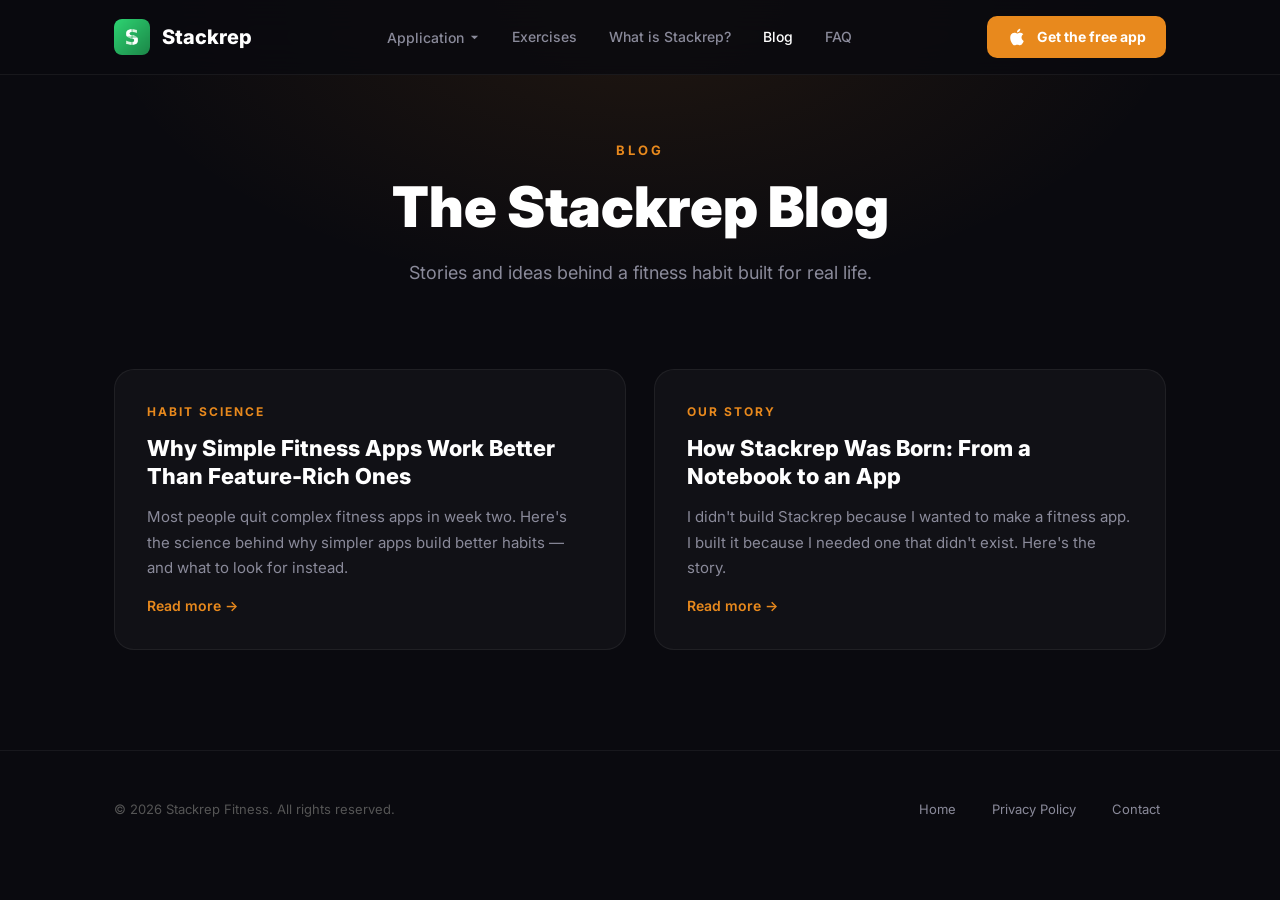
<file: blog.html>
<!DOCTYPE html>
<html lang="en">
<head>
  <!-- Google tag (gtag.js) -->
<script async src="https://www.googletagmanager.com/gtag/js?id=G-XWR58ZESZ8"></script>
<script>
  window.dataLayer = window.dataLayer || [];
  function gtag(){dataLayer.push(arguments);}
  gtag('js', new Date());

  gtag('config', 'G-XWR58ZESZ8');
</script>
<meta charset="UTF-8">
<meta name="viewport" content="width=device-width, initial-scale=1.0">
<title>Blog — Stackrep Fitness</title>
<meta name="description" content="Stories and ideas behind Stackrep Fitness — the habit tracker built for real life.">
<meta property="og:title" content="Blog — Stackrep Fitness">
<meta property="og:description" content="Stories and ideas behind Stackrep Fitness — the habit tracker built for real life.">
<meta property="og:image" content="https://stackrep.fit/app-screenshot.png">
<meta property="og:url" content="https://stackrep.fit/blog.html">
<meta property="og:type" content="website">
<meta name="twitter:card" content="summary_large_image">
<meta name="twitter:title" content="Blog — Stackrep Fitness">
<meta name="twitter:description" content="Stories and ideas behind Stackrep Fitness — the habit tracker built for real life.">
<meta name="twitter:image" content="https://stackrep.fit/app-screenshot.png">
<link rel="icon" type="image/png" href="icon.png">
<link rel="apple-touch-icon" href="icon.png">
<link rel="preconnect" href="https://fonts.googleapis.com">
<link href="https://fonts.googleapis.com/css2?family=Inter:wght@400;500;600;700;800;900&display=swap" rel="stylesheet">
<style>
/* ===== RESET & BASE ===== */
*, *::before, *::after { margin: 0; padding: 0; box-sizing: border-box; }
html { scroll-behavior: smooth; }
body {
  font-family: 'Inter', -apple-system, BlinkMacSystemFont, sans-serif;
  background: #0a0a0f;
  color: #ffffff;
  line-height: 1.6;
  overflow-x: hidden;
}
a { color: inherit; text-decoration: none; }
img { max-width: 100%; display: block; }

/* ===== NAV ===== */
nav {
  position: fixed; top: 0; left: 0; right: 0; z-index: 100;
  background: rgba(10,10,15,0.85); backdrop-filter: blur(20px);
  border-bottom: 1px solid rgba(255,255,255,0.06);
}
.nav-inner {
  display: flex; align-items: center; justify-content: space-between;
  padding: 16px 24px; max-width: 1100px; margin: 0 auto;
}
.nav-brand {
  display: flex; align-items: center; gap: 12px;
  font-size: 20px; font-weight: 800; color: #fff;
}
.nav-brand img { width: 36px; height: 36px; border-radius: 8px; }
.nav-links { display: flex; gap: 32px; list-style: none; align-items: center; }
.nav-links > li > a {
  font-size: 14px; font-weight: 500; color: #8a8a9a;
  transition: color 0.2s; text-decoration: none;
}
.nav-links > li > a:hover { color: #fff; text-decoration: none; }
/* Dropdown */
.nav-cta {
  padding: 10px 24px; background: #E8891D; color: #fff;
  font-size: 14px; font-weight: 600; border-radius: 10px;
  transition: transform 0.2s, box-shadow 0.2s;
}
.nav-cta:hover { transform: translateY(-2px); box-shadow: 0 8px 24px rgba(232,137,29,0.4); }
.btn-primary {
  display: inline-flex; align-items: center; gap: 10px;
  padding: 16px 36px; background: #E8891D; color: #fff;
  font-size: 16px; font-weight: 700; border-radius: 14px;
  transition: transform 0.2s, box-shadow 0.2s;
  box-shadow: 0 12px 36px rgba(232,137,29,0.3);
  text-decoration: none;
}
.btn-primary:hover { transform: translateY(-3px); box-shadow: 0 18px 48px rgba(232,137,29,0.4); color: #fff; text-decoration: none; }
.nav-inner .btn-primary { padding: 10px 20px; font-size: 14px; border-radius: 10px; box-shadow: none; }
.nav-inner .btn-primary:hover { box-shadow: 0 8px 24px rgba(232,137,29,0.4); }
.nav-mobile { display: none; background: none; border: none; cursor: pointer; padding: 4px; }
.nav-mobile span { display: block; width: 24px; height: 2px; background: #fff; margin: 5px 0; transition: 0.3s; }

@media (max-width: 1024px) {
  .nav-links { display: none; }
  .nav-cta { display: none; }
  .nav-cta-btn { display: none; }
  nav .nav-mobile { display: block; }
  .nav-links.open {
    display: flex; flex-direction: column; position: absolute;
    top: 100%; left: 0; right: 0; background: rgba(10,10,15,0.98);
    padding: 24px; gap: 20px; border-bottom: 1px solid rgba(255,255,255,0.06);
    z-index: 99;
  }
  .nav-links.open li a, .nav-links.open li button { font-size: 16px; display: block; padding: 8px 0; }
}

/* ===== PAGE HEADER ===== */
.page-header {
  padding: 140px 24px 60px;
  text-align: center;
  position: relative;
}
.page-header::before {
  content: ''; position: absolute; inset: 0;
  background: radial-gradient(ellipse at 50% 0%, rgba(232,137,29,0.1) 0%, transparent 60%);
  pointer-events: none;
}
.page-label {
  font-size: 13px; font-weight: 700; letter-spacing: 3px; text-transform: uppercase;
  color: #E8891D; margin-bottom: 16px; position: relative;
}
.page-header h1 {
  font-size: clamp(36px, 5vw, 56px); font-weight: 900; line-height: 1.1;
  max-width: 720px; margin: 0 auto 20px; position: relative;
}
.page-subtitle {
  font-size: 18px; color: #8a8a9a; max-width: 560px; margin: 0 auto;
  line-height: 1.7; position: relative;
}

/* ===== BLOG GRID ===== */
.blog-grid {
  max-width: 1100px; margin: 0 auto;
  padding: 20px 24px 100px;
  display: grid; grid-template-columns: repeat(2, 1fr); gap: 28px;
}
.post-card {
  background: rgba(255,255,255,0.03);
  border: 1px solid rgba(255,255,255,0.06);
  border-radius: 20px;
  padding: 32px;
  display: flex; flex-direction: column; gap: 14px;
  transition: transform 0.3s, border-color 0.3s, box-shadow 0.3s;
}
.post-card:hover {
  transform: translateY(-4px);
  border-color: rgba(232,137,29,0.3);
  box-shadow: 0 20px 50px rgba(232,137,29,0.08);
}
.post-label {
  font-size: 12px; font-weight: 700; letter-spacing: 2px; text-transform: uppercase;
  color: #E8891D;
}
.post-card h2 {
  font-size: 22px; font-weight: 800; line-height: 1.25; color: #fff;
}
.post-card p {
  font-size: 15px; color: #8a8a9a; line-height: 1.7;
}
.read-more {
  margin-top: auto; font-size: 14px; font-weight: 600; color: #E8891D;
}

@media (max-width: 768px) {
  .blog-grid { grid-template-columns: 1fr; }
}

/* ===== FOOTER ===== */
footer {
  background: #0a0a0f; border-top: 1px solid rgba(255,255,255,0.06);
  padding: 40px 0;
}
.footer-inner {
  max-width: 1100px; margin: 0 auto; padding: 0 24px;
  display: flex; justify-content: space-between; align-items: center;
  flex-wrap: wrap; gap: 16px;
}
.footer-inner p { font-size: 13px; color: #555; }
.footer-inner a { font-size: 13px; color: #8a8a9a; display: inline-block; padding: 8px 6px; }
.footer-inner a:hover { color: #fff; }
.footer-links { display: flex; gap: 24px; }

@media (max-width: 600px) {
  .footer-inner { flex-direction: column; text-align: center; }
}
.subnav { display: none; border-top: 1px solid rgba(255,255,255,0.08); background: rgba(10,10,15,0.97); }
.subnav.open { display: block; }
.subnav-inner {
  max-width: 1100px; margin: 0 auto; padding: 10px 24px;
  display: flex; gap: 4px; align-items: center; flex-wrap: wrap;
}
.subnav-inner a {
  font-size: 13px; font-weight: 500; color: #8a8a9a;
  padding: 8px 14px; border-radius: 8px; text-decoration: none; display: inline-block;
  transition: background 0.15s, color 0.15s;
}
.subnav-inner a:hover { background: rgba(255,255,255,0.06); color: #fff; text-decoration: none; }
.nav-app-toggle {
  background: none; border: none; cursor: pointer;
  display: flex; align-items: center; gap: 5px;
  font-size: 14px; font-weight: 500; color: #8a8a9a;
  transition: color 0.2s; padding: 0; font-family: inherit;
}
.nav-app-toggle:hover { color: #fff; }
.nav-links a.active { color: #fff; }
.nav-app-toggle.active { color: #fff; }
.subnav-inner a.active { color: #fff; background: rgba(255,255,255,0.06); }

/* ===== Tablet & mobile navigation (cleaner menu) — desktop unchanged ===== */
@media (max-width: 1024px) {
  /* Hide the app-store button in the top bar so it no longer crowds the logo */
  .nav-inner .btn-primary { display: none !important; }
  /* Solid bar + let the menu stack in-flow underneath it */
  nav { background: #0a0a0f; }
  .nav-inner { flex-wrap: wrap; }
  /* keep brand + hamburger on the top row, menu wraps below */
  .nav-brand { order: 0; }
  .nav-mobile { order: 1; }
  .nav-links { order: 2; }
  /* Main menu: full-width, opaque, left-aligned vertical list */
  .nav-links { display: none; }
  .nav-links.open {
    display: flex; flex-direction: column; align-items: stretch;
    position: static; width: 100%; flex-basis: 100%;
    background: #0a0a0f; padding: 8px 0 0; margin: 0; gap: 0; border: none;
  }
  .nav-links.open > li { width: 100%; }
  .nav-links.open > li > a,
  .nav-links.open > li > button {
    display: flex; align-items: center; justify-content: space-between;
    width: 100%; box-sizing: border-box; padding: 16px 24px; margin: 0;
    font-size: 16px; color: #fff; text-align: left;
    border-top: 1px solid rgba(255,255,255,0.07); border-radius: 0;
  }
  /* Move "Application" to the bottom so its submenu sits directly under it */
  .nav-links.open > li:first-child { order: 5; }
  /* Application submenu: indented accordion, only visible while the menu is open */
  .subnav.open { display: none; }
  .nav-inner:has(.nav-links.open) + .subnav.open { display: block; }
  .subnav { flex-basis: 100%; width: 100%; background: #0a0a0f; border: none; }
  .subnav-inner {
    flex-direction: column; align-items: stretch;
    max-width: none; margin: 0; padding: 0; gap: 0;
  }
  .subnav-inner a {
    display: block; width: 100%; box-sizing: border-box;
    padding: 14px 24px 14px 44px; margin: 0; border-radius: 0; font-size: 15px;
    border-top: 1px solid rgba(255,255,255,0.05);
  }
}
</style>
</head>
<body>

<!-- NAV -->
<nav>
  <div class="nav-inner">
    <a href="index.html" class="nav-brand">
      <img src="icon.png" alt="Stackrep"> Stackrep
    </a>
    <ul class="nav-links" id="navLinks">
      <li><button class="nav-app-toggle" id="appToggle" onclick="toggleSubnav(this)">Application <svg width="11" height="11" viewBox="0 0 12 12" fill="currentColor" style="transition:transform 0.2s"><path d="M2 4l4 4 4-4"/></svg></button></li>
      <li><a href="exercises.html">Exercises</a></li>
      <li><a href="what-is-stackrep.html">What is Stackrep?</a></li>
      <li><a href="blog.html">Blog</a></li>
      <li><a href="faq.html">FAQ</a></li>
    </ul>
     <a href="https://apps.apple.com/app/stackrep-fitness/id6759266222" class="btn-primary">
    <svg width="20" height="20" fill="currentColor" viewBox="0 0 24 24"><path d="M18.71 19.5c-.83 1.24-1.71 2.45-3.05 2.47-1.34.03-1.77-.79-3.29-.79-1.53 0-2 .77-3.27.82-1.31.05-2.3-1.32-3.14-2.53C4.25 17 2.94 12.45 4.7 9.39c.87-1.52 2.43-2.48 4.12-2.51 1.28-.02 2.5.87 3.29.87.78 0 2.26-1.07 3.8-.91.65.03 2.47.26 3.64 1.98-.09.06-2.17 1.28-2.15 3.81.03 3.02 2.65 4.03 2.68 4.04-.03.07-.42 1.44-1.38 2.83M13 3.5c.73-.83 1.94-1.46 2.94-1.5.13 1.17-.34 2.35-1.04 3.19-.69.85-1.83 1.51-2.95 1.42-.15-1.15.41-2.35 1.05-3.11z"/></svg>
    Get the free app
  </a>
    <button class="nav-mobile" id="navToggle" aria-label="Toggle menu">
      <span></span><span></span><span></span>
    </button>
  </div>
  <div class="subnav" id="subnav">
    <div class="subnav-inner">
      <a href="overview.html">Overview</a>
      <a href="overview.html#how">How It Works</a>
      <a href="overview.html#features">Features</a>
      <a href="overview.html#pricing">Pricing</a>
      <a href="getting-started.html">Getting Started</a>
    </div>
  </div>
</nav>

<!-- HEADER -->
<header class="page-header">
  <div class="page-label">Blog</div>
  <h1>The Stackrep Blog</h1>
  <p class="page-subtitle">Stories and ideas behind a fitness habit built for real life.</p>
</header>

<!-- POSTS -->
<section class="blog-grid">
  <a href="blog-simple-fitness-apps.html" class="post-card">
    <div class="post-label">Habit Science</div>
    <h2>Why Simple Fitness Apps Work Better Than Feature-Rich Ones</h2>
    <p>Most people quit complex fitness apps in week two. Here's the science behind why simpler apps build better habits — and what to look for instead.</p>
    <span class="read-more">Read more →</span>
  </a>
  <a href="blog-how-stackrep-was-born.html" class="post-card">
    <div class="post-label">Our Story</div>
    <h2>How Stackrep Was Born: From a Notebook to an App</h2>
    <p>I didn't build Stackrep because I wanted to make a fitness app. I built it because I needed one that didn't exist. Here's the story.</p>
    <span class="read-more">Read more →</span>
  </a>
</section>

<!-- FOOTER -->
<footer>
  <div class="footer-inner">
    <p>&copy; 2026 Stackrep Fitness. All rights reserved.</p>
    <div class="footer-links">
      <a href="/">Home</a>
      <a href="privacy.html">Privacy Policy</a>
      <a href="mailto:gyepesarpi@gmail.com">Contact</a>
    </div>
  </div>
</footer>

<script>
function toggleSubnav(btn) {
  var s = document.getElementById('subnav');
  var open = s.classList.toggle('open');
  btn.querySelector('svg').style.transform = open ? 'rotate(180deg)' : '';
}
document.addEventListener('click', function(e) {
  if (!e.target.closest('#appToggle') && !e.target.closest('#subnav')) {
    var s = document.getElementById('subnav');
    if (s) { s.classList.remove('open'); var btn = document.getElementById('appToggle'); if (btn) btn.querySelector('svg').style.transform = ''; }
  }
});
(function() {
  var page = window.location.pathname.split('/').pop() || 'index.html';
  var appPages = ['index.html', 'overview.html', 'getting-started.html'];
  if (appPages.indexOf(page) > -1 || (page === '' )) {
    var btn = document.getElementById('appToggle');
    if (btn) btn.classList.add('active');
    // Auto-open subnav on application pages
    var s = document.getElementById('subnav');
    if (s) { s.classList.add('open'); if (btn) btn.querySelector('svg').style.transform = 'rotate(180deg)'; }
    // Highlight matching subnav link
    document.querySelectorAll('.subnav-inner a').forEach(function(a) {
      var h = a.getAttribute('href').split('/').pop().split('#')[0];
      if (h === page || (page === '' && a.getAttribute('href') === 'overview.html')) return;
      if (h === page) a.classList.add('active');
    });
    // Highlight overview link when on index (since it's the app landing)
    if (page === 'index.html' || page === '') {
      var ov = document.querySelector('.subnav-inner a[href="overview.html"]');
      // don't highlight overview specifically on index, just keep subnav open
    } else {
      document.querySelectorAll('.subnav-inner a').forEach(function(a) {
        if (a.getAttribute('href') === page) a.classList.add('active');
      });
    }
  } else {
    document.querySelectorAll('.nav-links > li > a').forEach(function(a) {
      if (a.getAttribute('href') === page) a.classList.add('active');
    });
  }
})();

// Mobile nav toggle
(function() {
  var toggle = document.getElementById('navToggle');
  var links = document.getElementById('navLinks');
  if (toggle && links) {
    toggle.addEventListener('click', function() { links.classList.toggle('open'); });
    links.querySelectorAll('a').forEach(function(a) {
      a.addEventListener('click', function() { links.classList.remove('open'); });
    });
  }
})();
</script>
</body>
</html>
</file>
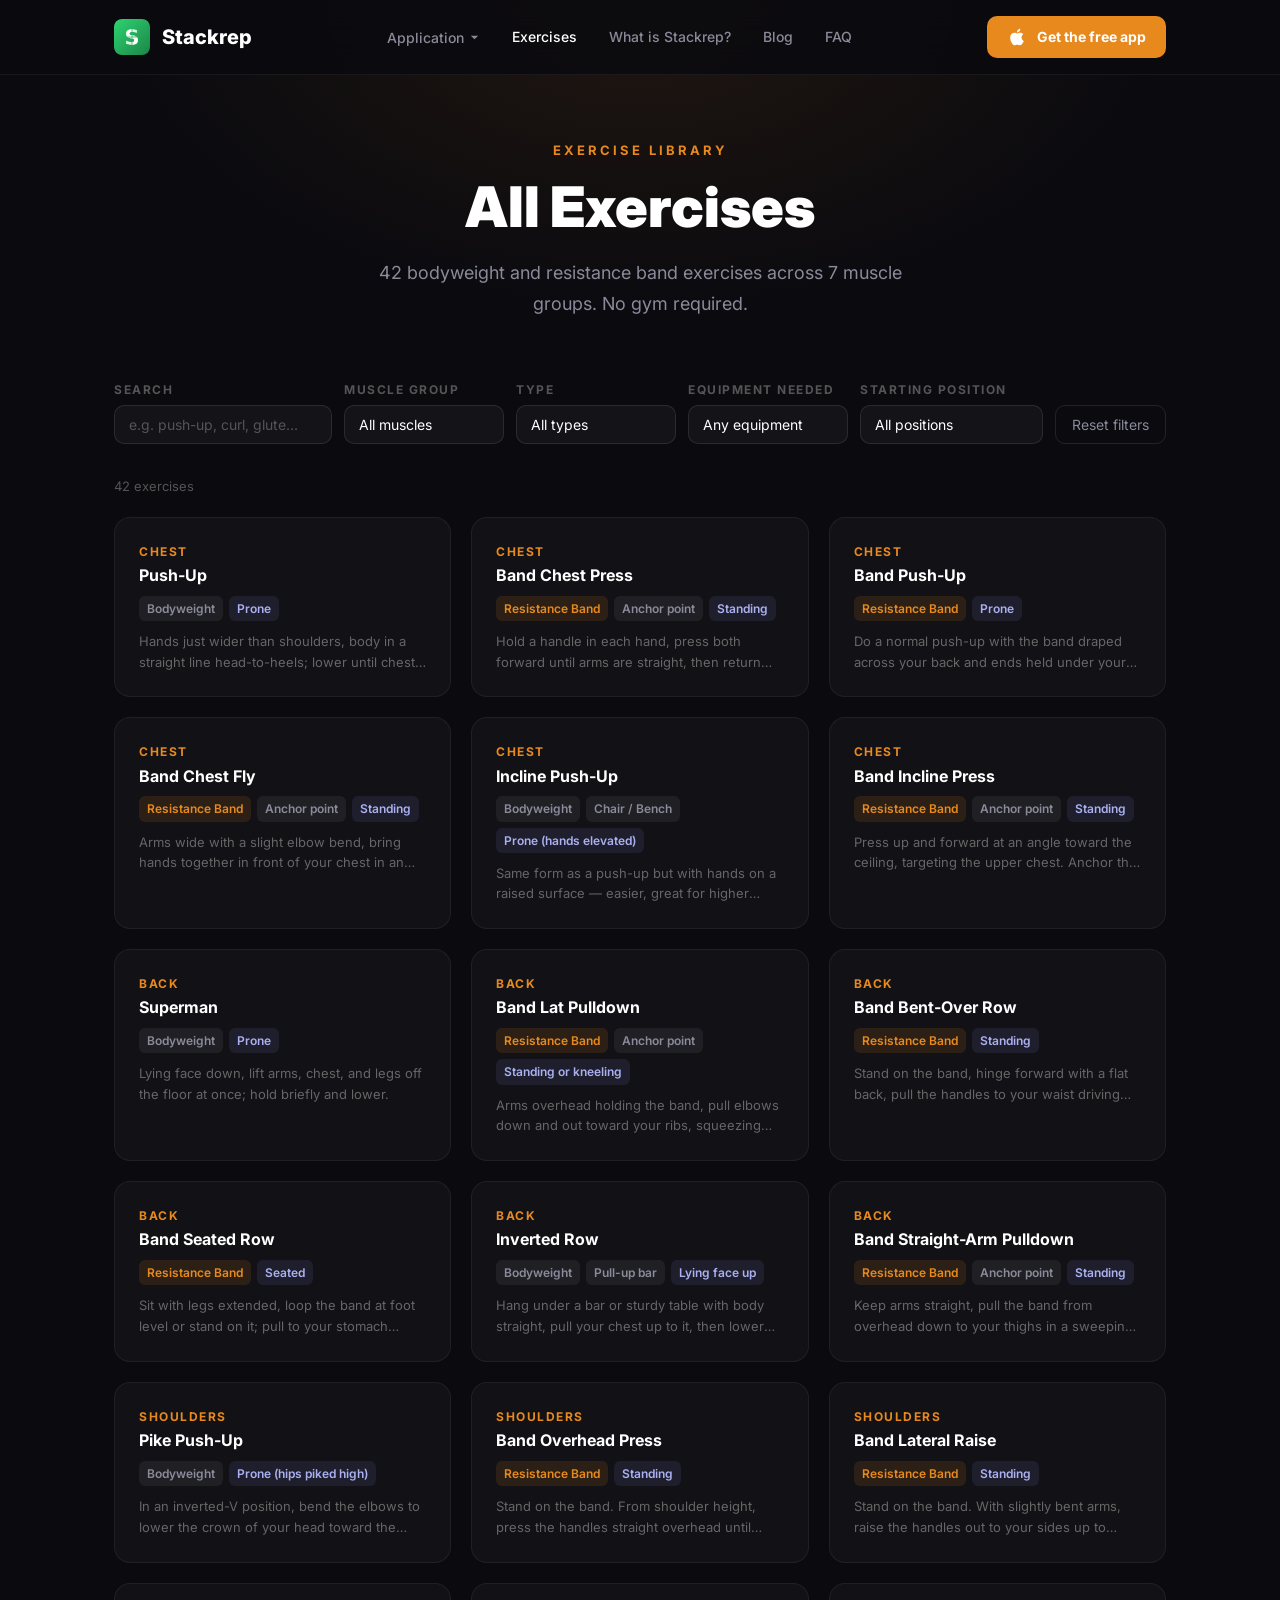
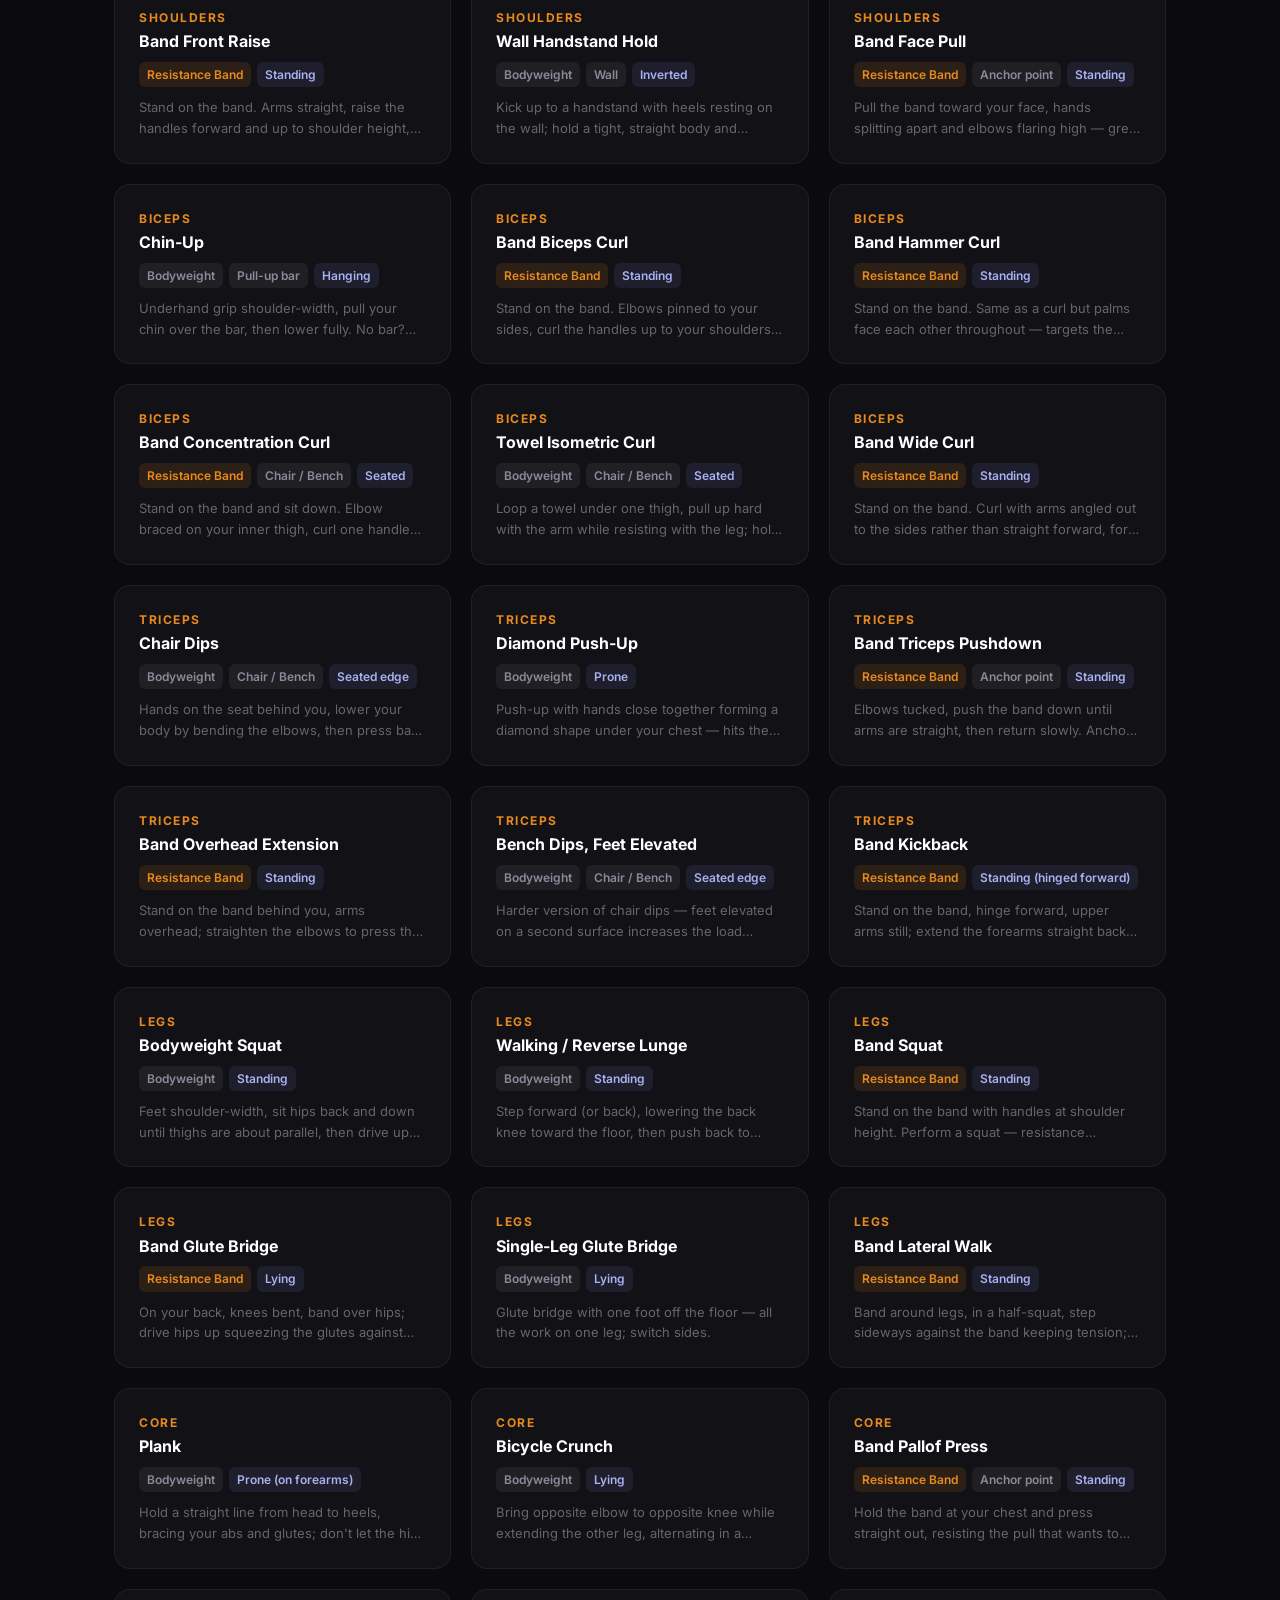
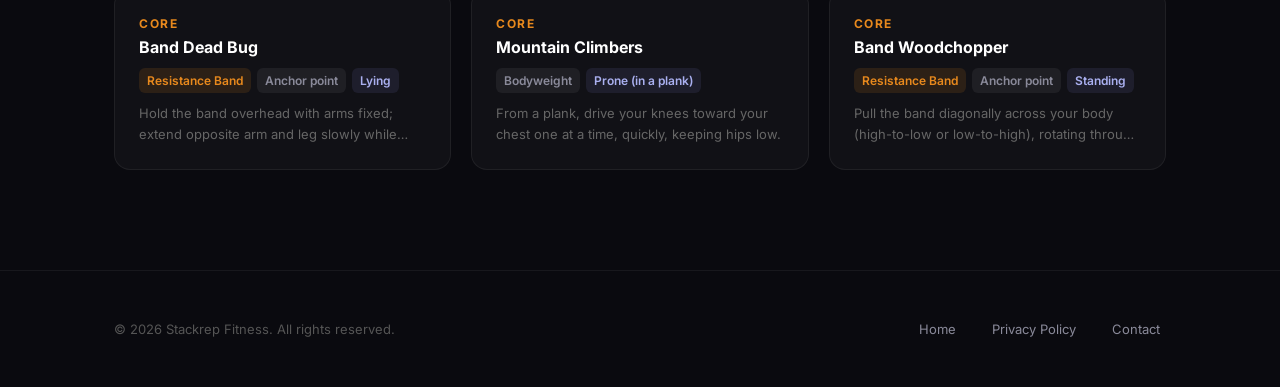
<file: exercises.html>
<!DOCTYPE html>
<html lang="en">
<head>
  <!-- Google tag (gtag.js) -->
  <script async src="https://www.googletagmanager.com/gtag/js?id=G-XWR58ZESZ8"></script>
  <script>
    window.dataLayer = window.dataLayer || [];
    function gtag(){dataLayer.push(arguments);}
    gtag('js', new Date());
    gtag('config', 'G-XWR58ZESZ8');
  </script>
  <meta charset="UTF-8">
  <meta name="viewport" content="width=device-width, initial-scale=1.0">
  <title>Exercises — Stackrep Fitness</title>
  <meta name="description" content="Browse 42 bodyweight and resistance band exercises across 7 muscle groups. Filter by muscle, type, and equipment needed.">
  <meta property="og:title" content="Exercises — Stackrep Fitness">
  <meta property="og:description" content="Browse 42 bodyweight and resistance band exercises across 7 muscle groups.">
  <meta property="og:image" content="https://stackrep.fit/app-screenshot.png">
  <meta property="og:url" content="https://stackrep.fit/exercises.html">
  <meta property="og:type" content="website">
  <meta name="twitter:card" content="summary_large_image">
  <meta name="twitter:title" content="Exercises — Stackrep Fitness">
  <meta name="twitter:description" content="Browse 42 bodyweight and resistance band exercises across 7 muscle groups.">
  <meta name="twitter:image" content="https://stackrep.fit/app-screenshot.png">
  <link rel="icon" type="image/png" href="icon.png">
  <link rel="apple-touch-icon" href="icon.png">
  <link rel="preconnect" href="https://fonts.googleapis.com">
  <link href="https://fonts.googleapis.com/css2?family=Inter:wght@400;500;600;700;800;900&display=swap" rel="stylesheet">
  <link rel="stylesheet" href="exercises.css">
</head>
<body>

<!-- NAV -->
<nav>
  <div class="nav-inner">
    <a href="index.html" class="nav-brand">
      <img src="icon.png" alt="Stackrep"> Stackrep
    </a>
    <ul class="nav-links" id="navLinks">
      <li><button class="nav-app-toggle" id="appToggle" onclick="toggleSubnav(this)">Application <svg width="11" height="11" viewBox="0 0 12 12" fill="currentColor" style="transition:transform 0.2s"><path d="M2 4l4 4 4-4"/></svg></button></li>
      <li><a href="exercises.html">Exercises</a></li>
      <li><a href="what-is-stackrep.html">What is Stackrep?</a></li>
      <li><a href="blog.html">Blog</a></li>
      <li><a href="faq.html">FAQ</a></li>
    </ul>
    <a href="https://apps.apple.com/app/stackrep-fitness/id6759266222" class="btn-primary nav-cta-btn">
    <svg width="20" height="20" fill="currentColor" viewBox="0 0 24 24"><path d="M18.71 19.5c-.83 1.24-1.71 2.45-3.05 2.47-1.34.03-1.77-.79-3.29-.79-1.53 0-2 .77-3.27.82-1.31.05-2.3-1.32-3.14-2.53C4.25 17 2.94 12.45 4.7 9.39c.87-1.52 2.43-2.48 4.12-2.51 1.28-.02 2.5.87 3.29.87.78 0 2.26-1.07 3.8-.91.65.03 2.47.26 3.64 1.98-.09.06-2.17 1.28-2.15 3.81.03 3.02 2.65 4.03 2.68 4.04-.03.07-.42 1.44-1.38 2.83M13 3.5c.73-.83 1.94-1.46 2.94-1.5.13 1.17-.34 2.35-1.04 3.19-.69.85-1.83 1.51-2.95 1.42-.15-1.15.41-2.35 1.05-3.11z"/></svg>
    Get the free app
  </a>
    <button class="nav-mobile" id="navToggle" aria-label="Toggle menu">
      <span></span><span></span><span></span>
    </button>
  </div>
  <div class="subnav" id="subnav">
    <div class="subnav-inner">
      <a href="overview.html">Overview</a>
      <a href="overview.html#how">How It Works</a>
      <a href="overview.html#features">Features</a>
      <a href="overview.html#pricing">Pricing</a>
      <a href="getting-started.html">Getting Started</a>
    </div>
  </div>
</nav>

<!-- PAGE HEADER -->
<header class="page-header">
  <div class="page-label">Exercise Library</div>
  <h1>All Exercises</h1>
  <p class="page-subtitle">42 bodyweight and resistance band exercises across 7 muscle groups. No gym required.</p>
</header>

<!-- BROWSE -->
<section class="browse-section">

  <div class="filters-bar">
    <div class="filter-group search-group">
      <label for="search-input">Search</label>
      <input type="search" id="search-input" class="search-input" placeholder="e.g. push-up, curl, glute…">
    </div>
    <div class="filter-group">
      <label for="filter-category">Muscle Group</label>
      <select id="filter-category">
        <option value="">All muscles</option>
        <option value="Chest">Chest</option>
        <option value="Back">Back</option>
        <option value="Shoulders">Shoulders</option>
        <option value="Biceps">Biceps</option>
        <option value="Triceps">Triceps</option>
        <option value="Legs">Legs</option>
        <option value="Core">Core</option>
      </select>
    </div>
    <div class="filter-group">
      <label for="filter-type">Type</label>
      <select id="filter-type">
        <option value="">All types</option>
        <option value="Bodyweight">Bodyweight</option>
        <option value="Resistance Band">Resistance Band</option>
      </select>
    </div>
    <div class="filter-group">
      <label for="filter-extra">Equipment Needed</label>
      <select id="filter-extra">
        <option value="">Any equipment</option>
        <option value="none">Nothing extra</option>
        <option value="anchor">Anchor point</option>
        <option value="chair">Chair / Bench</option>
        <option value="wall">Wall</option>
        <option value="bar">Pull-up bar</option>
      </select>
    </div>
    <div class="filter-group">
      <label for="filter-position">Starting Position</label>
      <select id="filter-position">
        <option value="">All positions</option>
        <option value="Standing">Standing</option>
        <option value="Seated">Seated</option>
        <option value="Prone">Prone</option>
        <option value="Prone (hands elevated)">Prone (hands elevated)</option>
        <option value="Standing or kneeling">Standing or kneeling</option>
        <option value="Lying face up">Lying face up</option>
      </select>
    </div>
    <button class="filter-reset" id="filter-reset">Reset filters</button>
  </div>

  <p class="result-count" id="result-count"></p>

  <div class="exercise-grid" id="exercise-grid"></div>

</section>

<!-- MODAL -->
<div class="modal-overlay" id="modal-overlay" role="dialog" aria-modal="true">
  <div class="modal-wrapper" id="modal-wrapper"></div>
</div>

<!-- FOOTER -->
<footer>
  <div class="footer-inner">
    <p>&copy; 2026 Stackrep Fitness. All rights reserved.</p>
    <div class="footer-links">
      <a href="/">Home</a>
      <a href="privacy.html">Privacy Policy</a>
      <a href="mailto:gyepesarpi@gmail.com">Contact</a>
    </div>
  </div>
</footer>

<script src="exercises-data.js"></script>
<script src="exercises.js"></script>
<script>
function toggleSubnav(btn) {
  var s = document.getElementById('subnav');
  var open = s.classList.toggle('open');
  btn.querySelector('svg').style.transform = open ? 'rotate(180deg)' : '';
}
document.addEventListener('click', function(e) {
  if (!e.target.closest('#appToggle') && !e.target.closest('#subnav')) {
    var s = document.getElementById('subnav');
    if (s) { s.classList.remove('open'); var btn = document.getElementById('appToggle'); if (btn) btn.querySelector('svg').style.transform = ''; }
  }
});
(function() {
  var page = window.location.pathname.split('/').pop() || 'index.html';
  var appPages = ['index.html', 'overview.html', 'getting-started.html'];
  if (appPages.indexOf(page) > -1 || (page === '' )) {
    var btn = document.getElementById('appToggle');
    if (btn) btn.classList.add('active');
    // Auto-open subnav on application pages
    var s = document.getElementById('subnav');
    if (s) { s.classList.add('open'); if (btn) btn.querySelector('svg').style.transform = 'rotate(180deg)'; }
    // Highlight matching subnav link
    document.querySelectorAll('.subnav-inner a').forEach(function(a) {
      var h = a.getAttribute('href').split('/').pop().split('#')[0];
      if (h === page || (page === '' && a.getAttribute('href') === 'overview.html')) return;
      if (h === page) a.classList.add('active');
    });
    // Highlight overview link when on index (since it's the app landing)
    if (page === 'index.html' || page === '') {
      var ov = document.querySelector('.subnav-inner a[href="overview.html"]');
      // don't highlight overview specifically on index, just keep subnav open
    } else {
      document.querySelectorAll('.subnav-inner a').forEach(function(a) {
        if (a.getAttribute('href') === page) a.classList.add('active');
      });
    }
  } else {
    document.querySelectorAll('.nav-links > li > a').forEach(function(a) {
      if (a.getAttribute('href') === page) a.classList.add('active');
    });
  }
})();

// Mobile nav toggle
(function() {
  var toggle = document.getElementById('navToggle');
  var links = document.getElementById('navLinks');
  if (toggle && links) {
    toggle.addEventListener('click', function() { links.classList.toggle('open'); });
    links.querySelectorAll('a').forEach(function(a) {
      a.addEventListener('click', function() { links.classList.remove('open'); });
    });
  }
})();
</script>
</body>
</html>
</file>
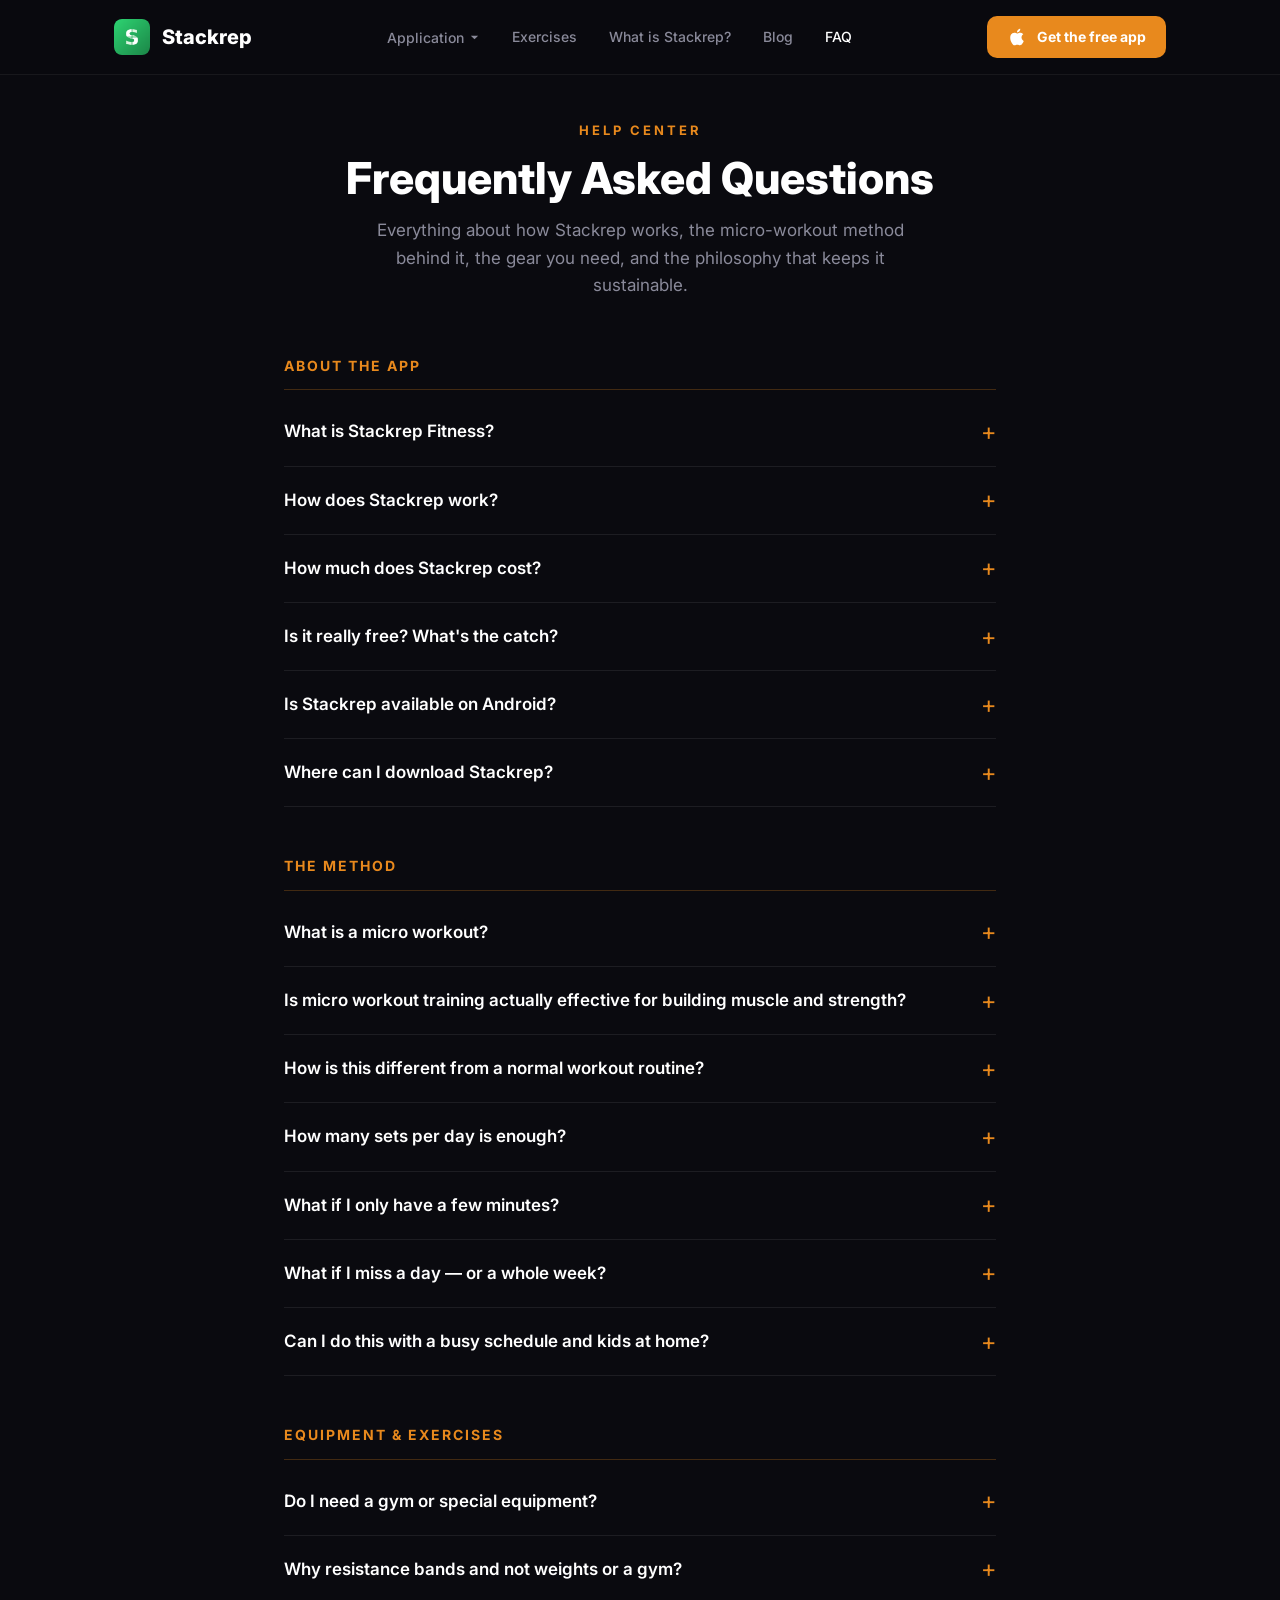
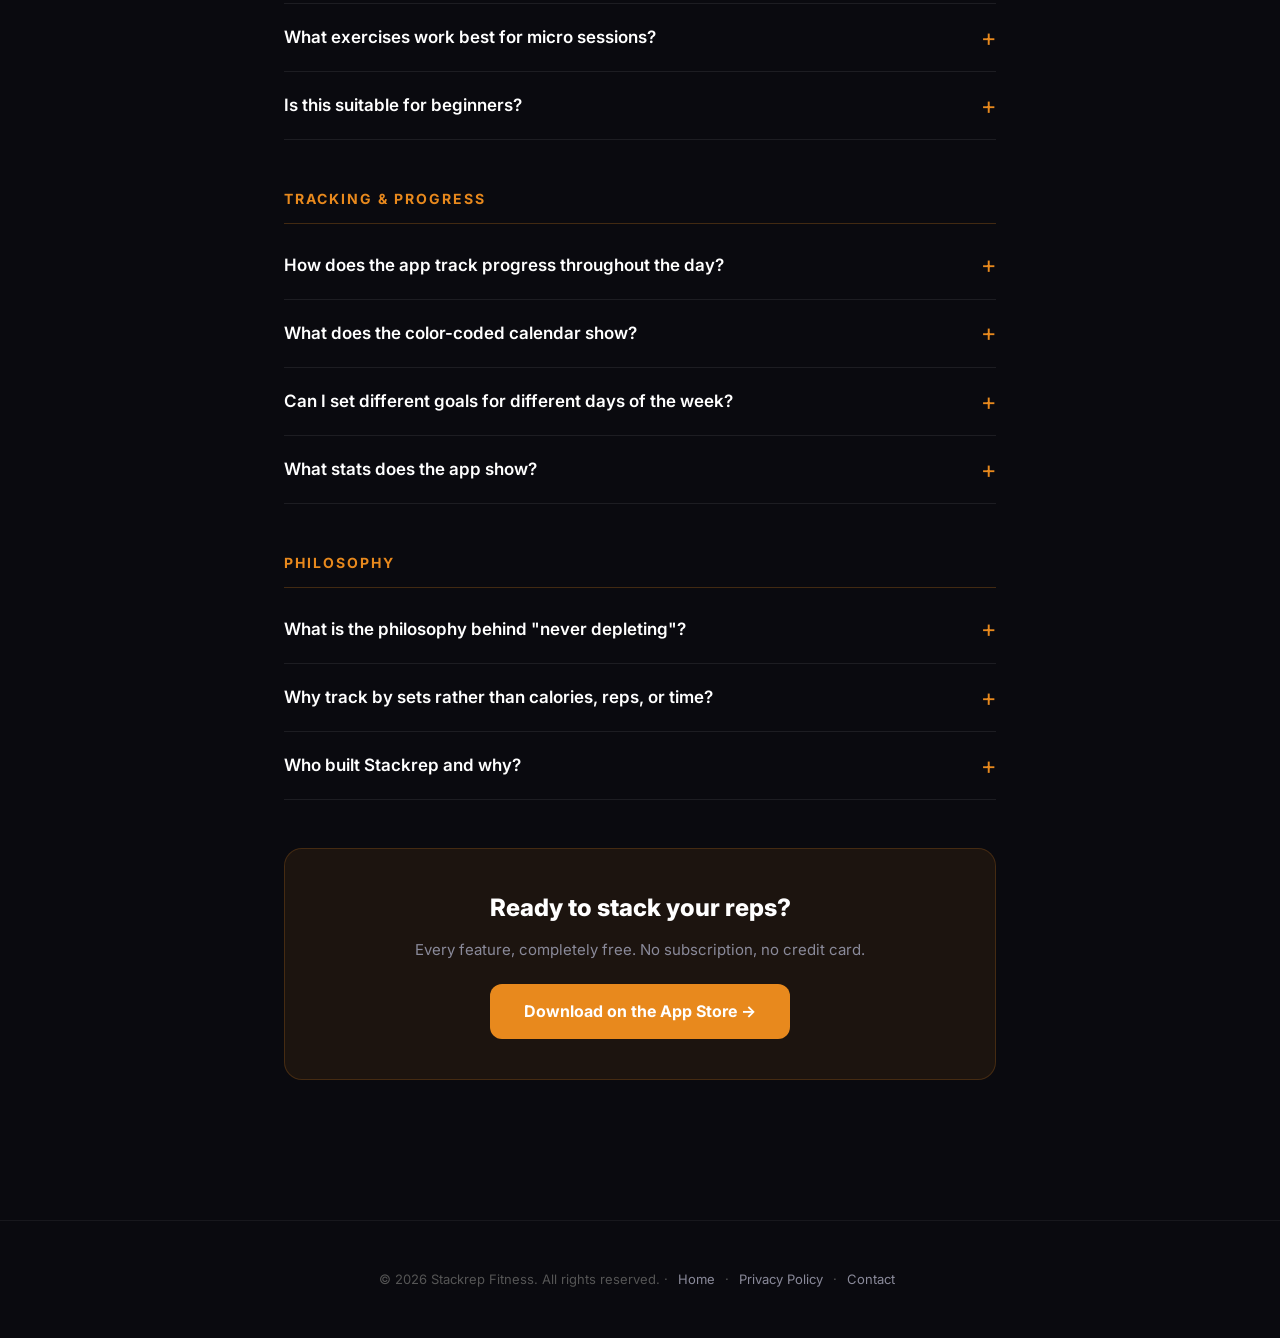
<file: faq.html>
<!DOCTYPE html>
<html lang="en">
<head>
<meta charset="UTF-8">
<meta name="viewport" content="width=device-width, initial-scale=1.0">
<title>Stackrep Fitness FAQ — Micro Workouts, Set Tracking & Habit Building</title>
<meta name="description" content="Got questions about Stackrep Fitness? Learn how micro workout tracking works, why resistance bands are key, how many sets per day is enough, and what makes this method stick.">
<link rel="canonical" href="https://stackrep.fit/faq.html">

<!-- Google tag (gtag.js) -->
<script async src="https://www.googletagmanager.com/gtag/js?id=G-DR67H4Q4WS"></script>
<script>
  window.dataLayer = window.dataLayer || [];
  function gtag(){dataLayer.push(arguments);}
  gtag('js', new Date());
  gtag('config', 'G-DR67H4Q4WS');
</script>

<link rel="icon" type="image/png" href="icon.png">
<link rel="apple-touch-icon" href="icon.png">
<link rel="preconnect" href="https://fonts.googleapis.com">
<link href="https://fonts.googleapis.com/css2?family=Inter:wght@400;500;600;700;800;900&display=swap" rel="stylesheet">
<style>
*, *::before, *::after { margin: 0; padding: 0; box-sizing: border-box; }
html { scroll-behavior: smooth; }
body {
  font-family: 'Inter', -apple-system, BlinkMacSystemFont, sans-serif;
  background: #0a0a0f;
  color: #ffffff;
  line-height: 1.6;
  -webkit-font-smoothing: antialiased;
}
a { text-decoration: none; color: inherit; }
img { max-width: 100%; display: block; }
.container { max-width: 760px; margin: 0 auto; padding: 0 24px; }

/* NAV */
nav {
  position: fixed; top: 0; left: 0; right: 0; z-index: 100;
  background: rgba(10,10,15,0.85); backdrop-filter: blur(20px);
  border-bottom: 1px solid rgba(255,255,255,0.06);
}
.nav-inner {
  display: flex; align-items: center; justify-content: space-between;
  padding: 16px 24px; max-width: 1100px; margin: 0 auto;
}
.nav-brand {
  display: flex; align-items: center; gap: 12px;
  font-size: 20px; font-weight: 800;
}
.nav-brand img { width: 36px; height: 36px; border-radius: 8px; }
.nav-links { display: flex; gap: 32px; list-style: none; align-items: center; }
.nav-links > li > a { font-size: 14px; font-weight: 500; color: #8a8a9a; transition: color 0.2s; text-decoration: none; }
.nav-links > li > a:hover { color: #fff; text-decoration: none; }
.nav-links a.active { color: #fff; }
.nav-cta {
  padding: 10px 24px; background: #E8891D; color: #fff;
  font-size: 14px; font-weight: 600; border-radius: 10px;
  transition: transform 0.2s, box-shadow 0.2s; text-decoration: none;
}
.nav-cta:hover { transform: translateY(-2px); box-shadow: 0 8px 24px rgba(232,137,29,0.4); color: #fff; text-decoration: none; }
.nav-inner .btn-primary { padding: 10px 20px; font-size: 14px; border-radius: 10px; box-shadow: none; }
.nav-inner .btn-primary:hover { box-shadow: 0 8px 24px rgba(232,137,29,0.4); }
.nav-mobile { display: none; background: none; border: none; cursor: pointer; padding: 4px; }
.nav-mobile span { display: block; width: 24px; height: 2px; background: #fff; margin: 5px 0; transition: 0.3s; }
@media (max-width: 1024px) {
  .nav-links { display: none; }
  .nav-cta { display: none; }
  .nav-cta-btn { display: none; }
  nav .nav-mobile { display: block; }
  .nav-links.open {
    display: flex; flex-direction: column; position: absolute;
    top: 100%; left: 0; right: 0; background: rgba(10,10,15,0.98);
    padding: 24px; gap: 20px; border-bottom: 1px solid rgba(255,255,255,0.06);
    z-index: 99;
  }
  .nav-links.open li a, .nav-links.open li button { font-size: 16px; display: block; padding: 8px 0; }
}

/* FAQ */
.faq-wrap { max-width: 760px; margin: 0 auto; padding: 120px 24px 80px; }
.faq-header { text-align: center; margin-bottom: 56px; }
.faq-header .eyebrow {
  font-size: 13px; font-weight: 700; letter-spacing: 3px; text-transform: uppercase;
  color: #E8891D; margin-bottom: 12px;
}
.faq-header h1 { font-size: clamp(32px, 5vw, 44px); font-weight: 800; line-height: 1.15; margin-bottom: 14px; }
.faq-header p { color: #8a8a9a; font-size: 17px; max-width: 540px; margin: 0 auto; }

.faq-section { margin-bottom: 48px; }
.faq-section > h2 {
  font-size: 14px; font-weight: 700; letter-spacing: 2px; text-transform: uppercase;
  color: #E8891D; margin-bottom: 8px; padding-bottom: 12px;
  border-bottom: 1px solid rgba(232,137,29,0.25);
}

details.faq { border-bottom: 1px solid rgba(255,255,255,0.08); }
details.faq summary {
  cursor: pointer; list-style: none; padding: 20px 0;
  font-size: 17px; font-weight: 600; color: #fff;
  display: flex; justify-content: space-between; align-items: center; gap: 20px;
}
details.faq summary::-webkit-details-marker { display: none; }
details.faq summary::after {
  content: '+'; color: #E8891D; font-size: 24px; font-weight: 400;
  line-height: 1; flex-shrink: 0; transition: transform 0.2s;
}
details.faq[open] summary::after { content: '\2212'; }
details.faq summary:hover { color: #E8891D; }
.faq-answer { padding: 0 0 24px; color: #b0b0c0; font-size: 15.5px; line-height: 1.75; }
.faq-answer p { margin-bottom: 14px; }
.faq-answer p:last-child { margin-bottom: 0; }
.faq-answer a { color: #E8891D; font-weight: 600; }
.faq-answer ol, .faq-answer ul { margin: 8px 0 14px 22px; }
.faq-answer li { margin-bottom: 8px; }
.faq-answer strong { color: #fff; }

/* CTA */
.faq-cta {
  margin-top: 8px; text-align: center;
  background: rgba(232,137,29,0.08); border: 1px solid rgba(232,137,29,0.2);
  border-radius: 18px; padding: 40px 28px;
}
.faq-cta h2 { font-size: 24px; font-weight: 800; margin-bottom: 10px; color: #fff; border: none; letter-spacing: normal; text-transform: none; padding: 0; }
.faq-cta p { color: #8a8a9a; font-size: 15px; margin-bottom: 22px; }
.btn-primary {
  display: inline-flex; align-items: center; gap: 10px;
  padding: 15px 34px; background: #E8891D; color: #fff;
  font-size: 16px; font-weight: 700; border-radius: 12px;
  transition: transform 0.2s, box-shadow 0.2s;
}
.btn-primary:hover { transform: translateY(-2px); box-shadow: 0 12px 30px rgba(232,137,29,0.35); }

footer {
  border-top: 1px solid rgba(255,255,255,0.06); padding: 40px 0; text-align: center;
  color: #555; font-size: 13px; margin-top: 60px;
}
footer a { color: #8a8a9a; display: inline-block; padding: 8px 6px; }
.subnav { display: none; border-top: 1px solid rgba(255,255,255,0.08); background: rgba(10,10,15,0.97); }
.subnav.open { display: block; }
.subnav-inner {
  max-width: 1100px; margin: 0 auto; padding: 10px 24px;
  display: flex; gap: 4px; align-items: center; flex-wrap: wrap;
}
.subnav-inner a {
  font-size: 13px; font-weight: 500; color: #8a8a9a;
  padding: 8px 14px; border-radius: 8px; text-decoration: none; display: inline-block;
  transition: background 0.15s, color 0.15s;
}
.subnav-inner a:hover { background: rgba(255,255,255,0.06); color: #fff; text-decoration: none; }
.nav-app-toggle {
  background: none; border: none; cursor: pointer;
  display: flex; align-items: center; gap: 5px;
  font-size: 14px; font-weight: 500; color: #8a8a9a;
  transition: color 0.2s; padding: 0; font-family: inherit;
}
.nav-app-toggle:hover { color: #fff; }
.nav-links a.active { color: #fff; }
.nav-app-toggle.active { color: #fff; }
.subnav-inner a.active { color: #fff; background: rgba(255,255,255,0.06); }

/* ===== Tablet & mobile navigation (cleaner menu) — desktop unchanged ===== */
@media (max-width: 1024px) {
  /* Hide the app-store button in the top bar so it no longer crowds the logo */
  .nav-inner .btn-primary { display: none !important; }
  /* Solid bar + let the menu stack in-flow underneath it */
  nav { background: #0a0a0f; }
  .nav-inner { flex-wrap: wrap; }
  /* keep brand + hamburger on the top row, menu wraps below */
  .nav-brand { order: 0; }
  .nav-mobile { order: 1; }
  .nav-links { order: 2; }
  /* Main menu: full-width, opaque, left-aligned vertical list */
  .nav-links { display: none; }
  .nav-links.open {
    display: flex; flex-direction: column; align-items: stretch;
    position: static; width: 100%; flex-basis: 100%;
    background: #0a0a0f; padding: 8px 0 0; margin: 0; gap: 0; border: none;
  }
  .nav-links.open > li { width: 100%; }
  .nav-links.open > li > a,
  .nav-links.open > li > button {
    display: flex; align-items: center; justify-content: space-between;
    width: 100%; box-sizing: border-box; padding: 16px 24px; margin: 0;
    font-size: 16px; color: #fff; text-align: left;
    border-top: 1px solid rgba(255,255,255,0.07); border-radius: 0;
  }
  /* Move "Application" to the bottom so its submenu sits directly under it */
  .nav-links.open > li:first-child { order: 5; }
  /* Application submenu: indented accordion, only visible while the menu is open */
  .subnav.open { display: none; }
  .nav-inner:has(.nav-links.open) + .subnav.open { display: block; }
  .subnav { flex-basis: 100%; width: 100%; background: #0a0a0f; border: none; }
  .subnav-inner {
    flex-direction: column; align-items: stretch;
    max-width: none; margin: 0; padding: 0; gap: 0;
  }
  .subnav-inner a {
    display: block; width: 100%; box-sizing: border-box;
    padding: 14px 24px 14px 44px; margin: 0; border-radius: 0; font-size: 15px;
    border-top: 1px solid rgba(255,255,255,0.05);
  }
}
</style>

<!-- FAQ structured data for search engines -->
<script type="application/ld+json">
{
  "@context": "https://schema.org",
  "@type": "FAQPage",
  "mainEntity": [
    {"@type":"Question","name":"What is Stackrep Fitness?","acceptedAnswer":{"@type":"Answer","text":"Stackrep Fitness is an iOS app for tracking exercise sets throughout the day. You set a daily goal, tap once every time you complete a set, and watch your progress fill up. It's built for people who want to build a consistent daily movement habit — without a gym, a rigid program, or a monthly subscription. It's completely free, with every feature unlocked and no credit card required."}},
    {"@type":"Question","name":"How does Stackrep work?","acceptedAnswer":{"@type":"Answer","text":"You create exercise categories (Push, Back, Biceps, Shoulders, Legs, Abs, Plank — or anything custom). You set a daily set goal per category and a total daily target. Every time you complete a set, you tap once. The app tracks your daily progress, shows a color-coded calendar, and calculates weekly and monthly averages so you can see patterns over time."}},
    {"@type":"Question","name":"How much does Stackrep cost?","acceptedAnswer":{"@type":"Answer","text":"Nothing — Stackrep is completely free. Every feature is unlocked, there's no subscription, no one-time fee, no credit card, and no ads. Download it and start tracking."}},
    {"@type":"Question","name":"Is it really free? What's the catch?","acceptedAnswer":{"@type":"Answer","text":"There's no catch. Every feature is unlocked for free, with no subscription, no upsell, and no ads. Stackrep stores all your data locally on your device and collects no personal information. It was built to do one thing well: help you track sets and build a daily movement habit."}},
    {"@type":"Question","name":"Is Stackrep available on Android?","acceptedAnswer":{"@type":"Answer","text":"Stackrep is currently iOS only."}},
    {"@type":"Question","name":"Where can I download Stackrep?","acceptedAnswer":{"@type":"Answer","text":"Stackrep is available on the App Store: https://apps.apple.com/app/stackrep-fitness/id6759266222"}},
    {"@type":"Question","name":"What is a micro workout?","acceptedAnswer":{"@type":"Answer","text":"A micro workout is a set (or a few sets) completed in a spare moment throughout the day — while making coffee, mid-walk, before bed, during a TV show. The key insight, developed by fitness researcher Mark Sisson, is that the body doesn't check the clock. If you do a set, rest for three hours, then do another set — that is still training. The body responds to the work regardless of how much time passed between sets."}},
    {"@type":"Question","name":"Is micro workout training actually effective for building muscle and strength?","acceptedAnswer":{"@type":"Answer","text":"Yes. Consistent, lower-intensity training accumulates real volume over time. The goal is muscle activation, not exhaustion. Over weeks and months, this consistent activation produces visible results. The founder reached 6–7 pull-ups as a byproduct of consistent band and bodyweight work — without ever training pull-ups directly."}},
    {"@type":"Question","name":"How is this different from a normal workout routine?","acceptedAnswer":{"@type":"Answer","text":"Traditional workouts concentrate all your volume into one 45–60 minute block, a few days per week. The Stackrep method distributes volume across the entire day, every day. The total weekly volume can be equivalent to 4 full training days — it's just spread differently. The advantage: it fits into real life without requiring a dedicated time block."}},
    {"@type":"Question","name":"How many sets per day is enough?","acceptedAnswer":{"@type":"Answer","text":"The app's default framework is 32 sets/day = 100% (4 sets across 8 exercise categories). In practice, a realistic sustainable monthly average is 55–60%, which is the volume equivalent of training 4 days per week traditionally. Even a 12% day — just 3–4 sets — keeps the habit alive and the muscle moving. There's no wrong number as long as you're consistent."}},
    {"@type":"Question","name":"What if I only have a few minutes?","acceptedAnswer":{"@type":"Answer","text":"That's enough. One set takes about 90 seconds. Even on your most fragmented days, 3–4 sets fit into waiting, cooking, or winding down. The method is designed to fit inside existing life, not compete with it."}},
    {"@type":"Question","name":"What if I miss a day — or a whole week?","acceptedAnswer":{"@type":"Answer","text":"Zero days happen. The founder takes 3–4 full zero days per month, usually during family travel, with no guilt. The habit resumes easily because the method never depleted you. You're not recovering from exhaustion — you're just resuming. The calendar will show a red day; that's fine. The goal is the monthly trend, not daily perfection."}},
    {"@type":"Question","name":"Can I do this with a busy schedule and kids at home?","acceptedAnswer":{"@type":"Answer","text":"This was the exact problem Stackrep was built to solve. Structured workout blocks — 30-minute yoga sessions, gym visits — kept failing because they required uninterrupted time. Micro workouts don't compete with family life. They happen while making breakfast, during a walk with the kids, or after bedtime. The spare minutes were always there — hidden inside normal life."}},
    {"@type":"Question","name":"Do I need a gym or special equipment?","acceptedAnswer":{"@type":"Answer","text":"No gym required. Bodyweight exercises (pushups, squats, plank) cover the foundation. Resistance bands extend coverage to the full body — including all pulling movements — without a gym, pull-up bar, or setup time."}},
    {"@type":"Question","name":"Why resistance bands and not weights or a gym?","acceptedAnswer":{"@type":"Answer","text":"Resistance bands are the key tool in this method. Without them, micro sessions are limited to push and plank movements. Bands unlock all pulling movements — rows, face pulls, bicep curls, shoulder work, pull-aparts — anywhere: kitchen, living room, mid-walk outdoors. They loop on any door in seconds, require no setup time, and can be done in regular clothes. The founder uses them for 7 of 8 exercise categories."}},
    {"@type":"Question","name":"What exercises work best for micro sessions?","acceptedAnswer":{"@type":"Answer","text":"Any exercise that can be done in about 90 seconds, anywhere, without changing clothes or needing recovery time. The Stackrep framework covers 8 categories: Push (bodyweight pushups and resistance band variations); Back (resistance band rows, face pulls, pull-aparts); Triceps (resistance band and light dumbbell exercises); Biceps (resistance band curls); Shoulders (resistance band lateral raises, overhead press); Legs (bodyweight squats, lunges, resistance band variations); Abs (bodyweight and light dumbbell exercises); Plank (bodyweight hold, 25 seconds = 1 set)."}},
    {"@type":"Question","name":"Is this suitable for beginners?","acceptedAnswer":{"@type":"Answer","text":"Yes. There are no complex movements, no prescribed programs, and no performance benchmarks to hit. You set your own goals, choose your own exercises, and tap once per set. A beginner with 2–3 sets per day is using the app exactly as intended."}},
    {"@type":"Question","name":"How does the app track progress throughout the day?","acceptedAnswer":{"@type":"Answer","text":"Because sets happen throughout the day across multiple locations, it's easy to lose count. The app keeps a running total in your pocket. Tap when you complete a set — anywhere, anytime — and your daily count stays accurate. At the end of the day you can see exactly where you landed relative to your goal."}},
    {"@type":"Question","name":"What does the color-coded calendar show?","acceptedAnswer":{"@type":"Answer","text":"The calendar shows every day of the month color-coded: green (goal hit), yellow (partial progress), red (missed). It gives you an immediate visual of your consistency patterns — which days you're strong, which days you're slipping. The goal isn't perfection. A mostly green calendar with some yellows tells an honest, useful story."}},
    {"@type":"Question","name":"Can I set different goals for different days of the week?","acceptedAnswer":{"@type":"Answer","text":"Yes. You can set a unique daily target for each day of the week. Lower on busy days, higher on free days. This is one of the most important features for maintaining consistency with an irregular schedule — it removes the all-or-nothing feeling on hard days."}},
    {"@type":"Question","name":"What stats does the app show?","acceptedAnswer":{"@type":"Answer","text":"Daily progress toward your goal; weekly set totals; monthly averages; per-category averages (1, 3, 6, and 12-month views); a color-coded monthly calendar; and personal records per category. The 3-month per-category view is especially useful for spotting which muscle groups you're neglecting versus over-relying on."}},
    {"@type":"Question","name":"What is the philosophy behind \"never depleting\"?","acceptedAnswer":{"@type":"Answer","text":"Traditional fitness culture glorifies exhaustion — \"leave it all in the gym.\" This approach makes the next session harder to start and harder to fit into a busy day. The Stackrep method flips this: you always leave something in the tank. You could always do one more set — you just don't need to. This keeps the habit psychologically and physically accessible every single day."}},
    {"@type":"Question","name":"Why track by sets rather than calories, reps, or time?","acceptedAnswer":{"@type":"Answer","text":"Calorie tracking is outcome-focused and creates friction and anxiety for many people. Rep tracking requires remembering weights and progression. Time-based tracking ignores intensity. Set tracking is behavior-focused — it answers the simplest, most important question: did I do something today? One tap per set captures the habit with nearly zero cognitive overhead."}},
    {"@type":"Question","name":"Who built Stackrep and why?","acceptedAnswer":{"@type":"Answer","text":"Stackrep was built by a 44-year-old father with a demanding schedule who couldn't maintain any traditional fitness routine. After fixing recurring neck and back pain through targeted muscle activation, he developed a method of doing sets throughout the day using bodyweight and resistance bands. He built the app because he needed a simple way to track sets across a full day — and nothing else on the market did exactly that."}}
  ]
}
</script>
</head>
<body>

<nav>
  <div class="nav-inner">
    <a href="index.html" class="nav-brand">
      <img src="icon.png" alt="Stackrep"> Stackrep
    </a>
    <ul class="nav-links" id="navLinks">
      <li><button class="nav-app-toggle" id="appToggle" onclick="toggleSubnav(this)">Application <svg width="11" height="11" viewBox="0 0 12 12" fill="currentColor" style="transition:transform 0.2s"><path d="M2 4l4 4 4-4"/></svg></button></li>
      <li><a href="exercises.html">Exercises</a></li>
      <li><a href="what-is-stackrep.html">What is Stackrep?</a></li>
      <li><a href="blog.html">Blog</a></li>
      <li><a href="faq.html">FAQ</a></li>
    </ul>
    <a href="https://apps.apple.com/app/stackrep-fitness/id6759266222" class="btn-primary">
    <svg width="20" height="20" fill="currentColor" viewBox="0 0 24 24"><path d="M18.71 19.5c-.83 1.24-1.71 2.45-3.05 2.47-1.34.03-1.77-.79-3.29-.79-1.53 0-2 .77-3.27.82-1.31.05-2.3-1.32-3.14-2.53C4.25 17 2.94 12.45 4.7 9.39c.87-1.52 2.43-2.48 4.12-2.51 1.28-.02 2.5.87 3.29.87.78 0 2.26-1.07 3.8-.91.65.03 2.47.26 3.64 1.98-.09.06-2.17 1.28-2.15 3.81.03 3.02 2.65 4.03 2.68 4.04-.03.07-.42 1.44-1.38 2.83M13 3.5c.73-.83 1.94-1.46 2.94-1.5.13 1.17-.34 2.35-1.04 3.19-.69.85-1.83 1.51-2.95 1.42-.15-1.15.41-2.35 1.05-3.11z"/></svg>
    Get the free app
  </a>
    <button class="nav-mobile" id="navToggle" aria-label="Toggle menu">
      <span></span><span></span><span></span>
    </button>
  </div>
  <div class="subnav" id="subnav">
    <div class="subnav-inner">
      <a href="overview.html">Overview</a>
      <a href="overview.html#how">How It Works</a>
      <a href="overview.html#features">Features</a>
      <a href="overview.html#pricing">Pricing</a>
      <a href="getting-started.html">Getting Started</a>
    </div>
  </div>
</nav>

<main class="faq-wrap">
  <div class="faq-header">
    <div class="eyebrow">Help Center</div>
    <h1>Frequently Asked Questions</h1>
    <p>Everything about how Stackrep works, the micro-workout method behind it, the gear you need, and the philosophy that keeps it sustainable.</p>
  </div>

  <!-- SECTION 1 -->
  <section class="faq-section">
    <h2>About the App</h2>

    <details class="faq">
      <summary>What is Stackrep Fitness?</summary>
      <div class="faq-answer">
        <p>Stackrep Fitness is an iOS app for tracking exercise sets throughout the day. You set a daily goal, tap once every time you complete a set, and watch your progress fill up. It's built for people who want to build a consistent daily movement habit — without a gym, a rigid program, or a monthly subscription. It's completely free, with every feature unlocked and no credit card required.</p>
      </div>
    </details>

    <details class="faq">
      <summary>How does Stackrep work?</summary>
      <div class="faq-answer">
        <p>You create exercise categories (Push, Back, Biceps, Shoulders, Legs, Abs, Plank — or anything custom). You set a daily set goal per category and a total daily target. Every time you complete a set, you tap once. The app tracks your daily progress, shows a color-coded calendar, and calculates weekly and monthly averages so you can see patterns over time.</p>
      </div>
    </details>

    <details class="faq">
      <summary>How much does Stackrep cost?</summary>
      <div class="faq-answer">
        <p>Nothing — Stackrep is completely free. Every feature is unlocked, there's no subscription, no one-time fee, no credit card, and no ads. Download it and start tracking.</p>
      </div>
    </details>

    <details class="faq">
      <summary>Is it really free? What's the catch?</summary>
      <div class="faq-answer">
        <p>There's no catch. Every feature is unlocked for free, with no subscription, no upsell, and no ads. Stackrep stores all your data locally on your device and collects no personal information. It was built to do one thing well: help you track sets and build a daily movement habit.</p>
      </div>
    </details>

    <details class="faq">
      <summary>Is Stackrep available on Android?</summary>
      <div class="faq-answer">
        <p>Stackrep is currently iOS only.</p>
      </div>
    </details>

    <details class="faq">
      <summary>Where can I download Stackrep?</summary>
      <div class="faq-answer">
        <p><a href="https://apps.apple.com/app/stackrep-fitness/id6759266222">Download on the App Store →</a></p>
      </div>
    </details>
  </section>

  <!-- SECTION 2 -->
  <section class="faq-section">
    <h2>The Method</h2>

    <details class="faq">
      <summary>What is a micro workout?</summary>
      <div class="faq-answer">
        <p>A micro workout is a set (or a few sets) completed in a spare moment throughout the day — while making coffee, mid-walk, before bed, during a TV show. The key insight, developed by fitness researcher Mark Sisson, is that the body doesn't check the clock. If you do a set, rest for three hours, then do another set — that is still training. The body responds to the work regardless of how much time passed between sets. This reframes scattered sets throughout the day from "not a real workout" into a legitimate training method.</p>
      </div>
    </details>

    <details class="faq">
      <summary>Is micro workout training actually effective for building muscle and strength?</summary>
      <div class="faq-answer">
        <p>Yes. Consistent, lower-intensity training accumulates real volume over time. The goal is muscle activation, not exhaustion. Over weeks and months, this consistent activation produces visible results. The founder reached 6–7 pull-ups as a byproduct of consistent band and bodyweight work — without ever training pull-ups directly.</p>
      </div>
    </details>

    <details class="faq">
      <summary>How is this different from a normal workout routine?</summary>
      <div class="faq-answer">
        <p>Traditional workouts concentrate all your volume into one 45–60 minute block, a few days per week. The Stackrep method distributes volume across the entire day, every day. The total weekly volume can be equivalent to 4 full training days — it's just spread differently. The advantage: it fits into real life without requiring a dedicated time block.</p>
      </div>
    </details>

    <details class="faq">
      <summary>How many sets per day is enough?</summary>
      <div class="faq-answer">
        <p>The app's default framework is 32 sets/day = 100% (4 sets across 8 exercise categories). In practice, a realistic sustainable monthly average is 55–60%, which is the volume equivalent of training 4 days per week traditionally. Even a 12% day — just 3–4 sets — keeps the habit alive and the muscle moving. There's no wrong number as long as you're consistent.</p>
      </div>
    </details>

    <details class="faq">
      <summary>What if I only have a few minutes?</summary>
      <div class="faq-answer">
        <p>That's enough. One set takes about 90 seconds. Even on your most fragmented days, 3–4 sets fit into waiting, cooking, or winding down. The method is designed to fit <em>inside</em> existing life, not compete with it.</p>
      </div>
    </details>

    <details class="faq">
      <summary>What if I miss a day — or a whole week?</summary>
      <div class="faq-answer">
        <p>Zero days happen. The founder takes 3–4 full zero days per month, usually during family travel, with no guilt. The habit resumes easily because the method never depleted you. You're not recovering from exhaustion — you're just resuming. The calendar will show a red day; that's fine. The goal is the monthly trend, not daily perfection.</p>
      </div>
    </details>

    <details class="faq">
      <summary>Can I do this with a busy schedule and kids at home?</summary>
      <div class="faq-answer">
        <p>This was the exact problem Stackrep was built to solve. Structured workout blocks — 30-minute yoga sessions, gym visits — kept failing because they required uninterrupted time. Micro workouts don't compete with family life. They happen while making breakfast, during a walk with the kids, or after bedtime. The spare minutes were always there — hidden inside normal life.</p>
      </div>
    </details>
  </section>

  <!-- SECTION 3 -->
  <section class="faq-section">
    <h2>Equipment &amp; Exercises</h2>

    <details class="faq">
      <summary>Do I need a gym or special equipment?</summary>
      <div class="faq-answer">
        <p>No gym required. Bodyweight exercises (pushups, squats, plank) cover the foundation. Resistance bands extend coverage to the full body — including all pulling movements — without a gym, pull-up bar, or setup time.</p>
      </div>
    </details>

    <details class="faq">
      <summary>Why resistance bands and not weights or a gym?</summary>
      <div class="faq-answer">
        <p>Resistance bands are the key tool in this method. Without them, micro sessions are limited to push and plank movements. Bands unlock all pulling movements — rows, face pulls, bicep curls, shoulder work, pull-aparts — anywhere: kitchen, living room, mid-walk outdoors. They loop on any door in seconds, require no setup time, and can be done in regular clothes. The founder uses them for 7 of 8 exercise categories.</p>
      </div>
    </details>

    <details class="faq">
      <summary>What exercises work best for micro sessions?</summary>
      <div class="faq-answer">
        <p>Any exercise that can be done in about 90 seconds, anywhere, without changing clothes or needing recovery time. The Stackrep framework covers 8 categories:</p>
        <ol>
          <li><strong>Push</strong> — bodyweight pushups and resistance band variations</li>
          <li><strong>Back</strong> — resistance band rows, face pulls, pull-aparts</li>
          <li><strong>Triceps</strong> — resistance band and light dumbbell exercises</li>
          <li><strong>Biceps</strong> — resistance band curls</li>
          <li><strong>Shoulders</strong> — resistance band lateral raises, overhead press</li>
          <li><strong>Legs</strong> — bodyweight squats, lunges, resistance band variations</li>
          <li><strong>Abs</strong> — bodyweight and light dumbbell exercises</li>
          <li><strong>Plank</strong> — bodyweight hold (25 seconds = 1 set)</li>
        </ol>
      </div>
    </details>

    <details class="faq">
      <summary>Is this suitable for beginners?</summary>
      <div class="faq-answer">
        <p>Yes. There are no complex movements, no prescribed programs, and no performance benchmarks to hit. You set your own goals, choose your own exercises, and tap once per set. A beginner with 2–3 sets per day is using the app exactly as intended.</p>
      </div>
    </details>
  </section>

  <!-- SECTION 4 -->
  <section class="faq-section">
    <h2>Tracking &amp; Progress</h2>

    <details class="faq">
      <summary>How does the app track progress throughout the day?</summary>
      <div class="faq-answer">
        <p>Because sets happen throughout the day across multiple locations, it's easy to lose count. The app keeps a running total in your pocket. Tap when you complete a set — anywhere, anytime — and your daily count stays accurate. At the end of the day you can see exactly where you landed relative to your goal.</p>
      </div>
    </details>

    <details class="faq">
      <summary>What does the color-coded calendar show?</summary>
      <div class="faq-answer">
        <p>The calendar shows every day of the month color-coded: green (goal hit), yellow (partial progress), red (missed). It gives you an immediate visual of your consistency patterns — which days you're strong, which days you're slipping. The goal isn't perfection. A mostly green calendar with some yellows tells an honest, useful story.</p>
      </div>
    </details>

    <details class="faq">
      <summary>Can I set different goals for different days of the week?</summary>
      <div class="faq-answer">
        <p>Yes. You can set a unique daily target for each day of the week. Lower on busy days, higher on free days. This is one of the most important features for maintaining consistency with an irregular schedule — it removes the all-or-nothing feeling on hard days.</p>
      </div>
    </details>

    <details class="faq">
      <summary>What stats does the app show?</summary>
      <div class="faq-answer">
        <ul>
          <li>Daily progress toward your goal</li>
          <li>Weekly set totals</li>
          <li>Monthly averages</li>
          <li>Per-category averages (1, 3, 6, and 12-month views)</li>
          <li>Color-coded monthly calendar</li>
          <li>Personal records per category</li>
        </ul>
        <p>The 3-month per-category view is especially useful for spotting which muscle groups you're neglecting versus over-relying on.</p>
      </div>
    </details>
  </section>

  <!-- SECTION 5 -->
  <section class="faq-section">
    <h2>Philosophy</h2>

    <details class="faq">
      <summary>What is the philosophy behind "never depleting"?</summary>
      <div class="faq-answer">
        <p>Traditional fitness culture glorifies exhaustion — "leave it all in the gym." This approach makes the next session harder to start and harder to fit into a busy day. The Stackrep method flips this: you always leave something in the tank. You could always do one more set — you just don't need to. This keeps the habit psychologically and physically accessible every single day.</p>
      </div>
    </details>

    <details class="faq">
      <summary>Why track by sets rather than calories, reps, or time?</summary>
      <div class="faq-answer">
        <p>Calorie tracking is outcome-focused and creates friction and anxiety for many people. Rep tracking requires remembering weights and progression. Time-based tracking ignores intensity. Set tracking is behavior-focused — it answers the simplest, most important question: did I do something today? One tap per set captures the habit with nearly zero cognitive overhead.</p>
      </div>
    </details>

    <details class="faq">
      <summary>Who built Stackrep and why?</summary>
      <div class="faq-answer">
        <p>Stackrep was built by a 44-year-old father with a demanding schedule who couldn't maintain any traditional fitness routine. After fixing recurring neck and back pain through targeted muscle activation, he developed a method of doing sets throughout the day using bodyweight and resistance bands. He built the app because he needed a simple way to track sets across a full day — and nothing else on the market did exactly that.</p>
      </div>
    </details>
  </section>

  <div class="faq-cta">
    <h2>Ready to stack your reps?</h2>
    <p>Every feature, completely free. No subscription, no credit card.</p>
    <a class="btn-primary" href="https://apps.apple.com/app/stackrep-fitness/id6759266222">Download on the App Store →</a>
  </div>
</main>

<footer>
  <div class="container">
    <p>&copy; 2026 Stackrep Fitness. All rights reserved. · <a href="/">Home</a> · <a href="privacy.html">Privacy Policy</a> · <a href="mailto:stackrep@proton.me">Contact</a></p>
  </div>
</footer>

<script>
function toggleSubnav(btn) {
  var s = document.getElementById('subnav');
  var open = s.classList.toggle('open');
  btn.querySelector('svg').style.transform = open ? 'rotate(180deg)' : '';
}
document.addEventListener('click', function(e) {
  if (!e.target.closest('#appToggle') && !e.target.closest('#subnav')) {
    var s = document.getElementById('subnav');
    if (s) { s.classList.remove('open'); var btn = document.getElementById('appToggle'); if (btn) btn.querySelector('svg').style.transform = ''; }
  }
});
(function() {
  var page = window.location.pathname.split('/').pop() || 'index.html';
  var appPages = ['index.html', 'overview.html', 'getting-started.html'];
  if (appPages.indexOf(page) > -1 || (page === '' )) {
    var btn = document.getElementById('appToggle');
    if (btn) btn.classList.add('active');
    // Auto-open subnav on application pages
    var s = document.getElementById('subnav');
    if (s) { s.classList.add('open'); if (btn) btn.querySelector('svg').style.transform = 'rotate(180deg)'; }
    // Highlight matching subnav link
    document.querySelectorAll('.subnav-inner a').forEach(function(a) {
      var h = a.getAttribute('href').split('/').pop().split('#')[0];
      if (h === page || (page === '' && a.getAttribute('href') === 'overview.html')) return;
      if (h === page) a.classList.add('active');
    });
    // Highlight overview link when on index (since it's the app landing)
    if (page === 'index.html' || page === '') {
      var ov = document.querySelector('.subnav-inner a[href="overview.html"]');
      // don't highlight overview specifically on index, just keep subnav open
    } else {
      document.querySelectorAll('.subnav-inner a').forEach(function(a) {
        if (a.getAttribute('href') === page) a.classList.add('active');
      });
    }
  } else {
    document.querySelectorAll('.nav-links > li > a').forEach(function(a) {
      if (a.getAttribute('href') === page) a.classList.add('active');
    });
  }
})();

// Mobile nav toggle
(function() {
  var toggle = document.getElementById('navToggle');
  var links = document.getElementById('navLinks');
  if (toggle && links) {
    toggle.addEventListener('click', function() { links.classList.toggle('open'); });
    links.querySelectorAll('a').forEach(function(a) {
      a.addEventListener('click', function() { links.classList.remove('open'); });
    });
  }
})();
</script>
</body>
</html>
</file>
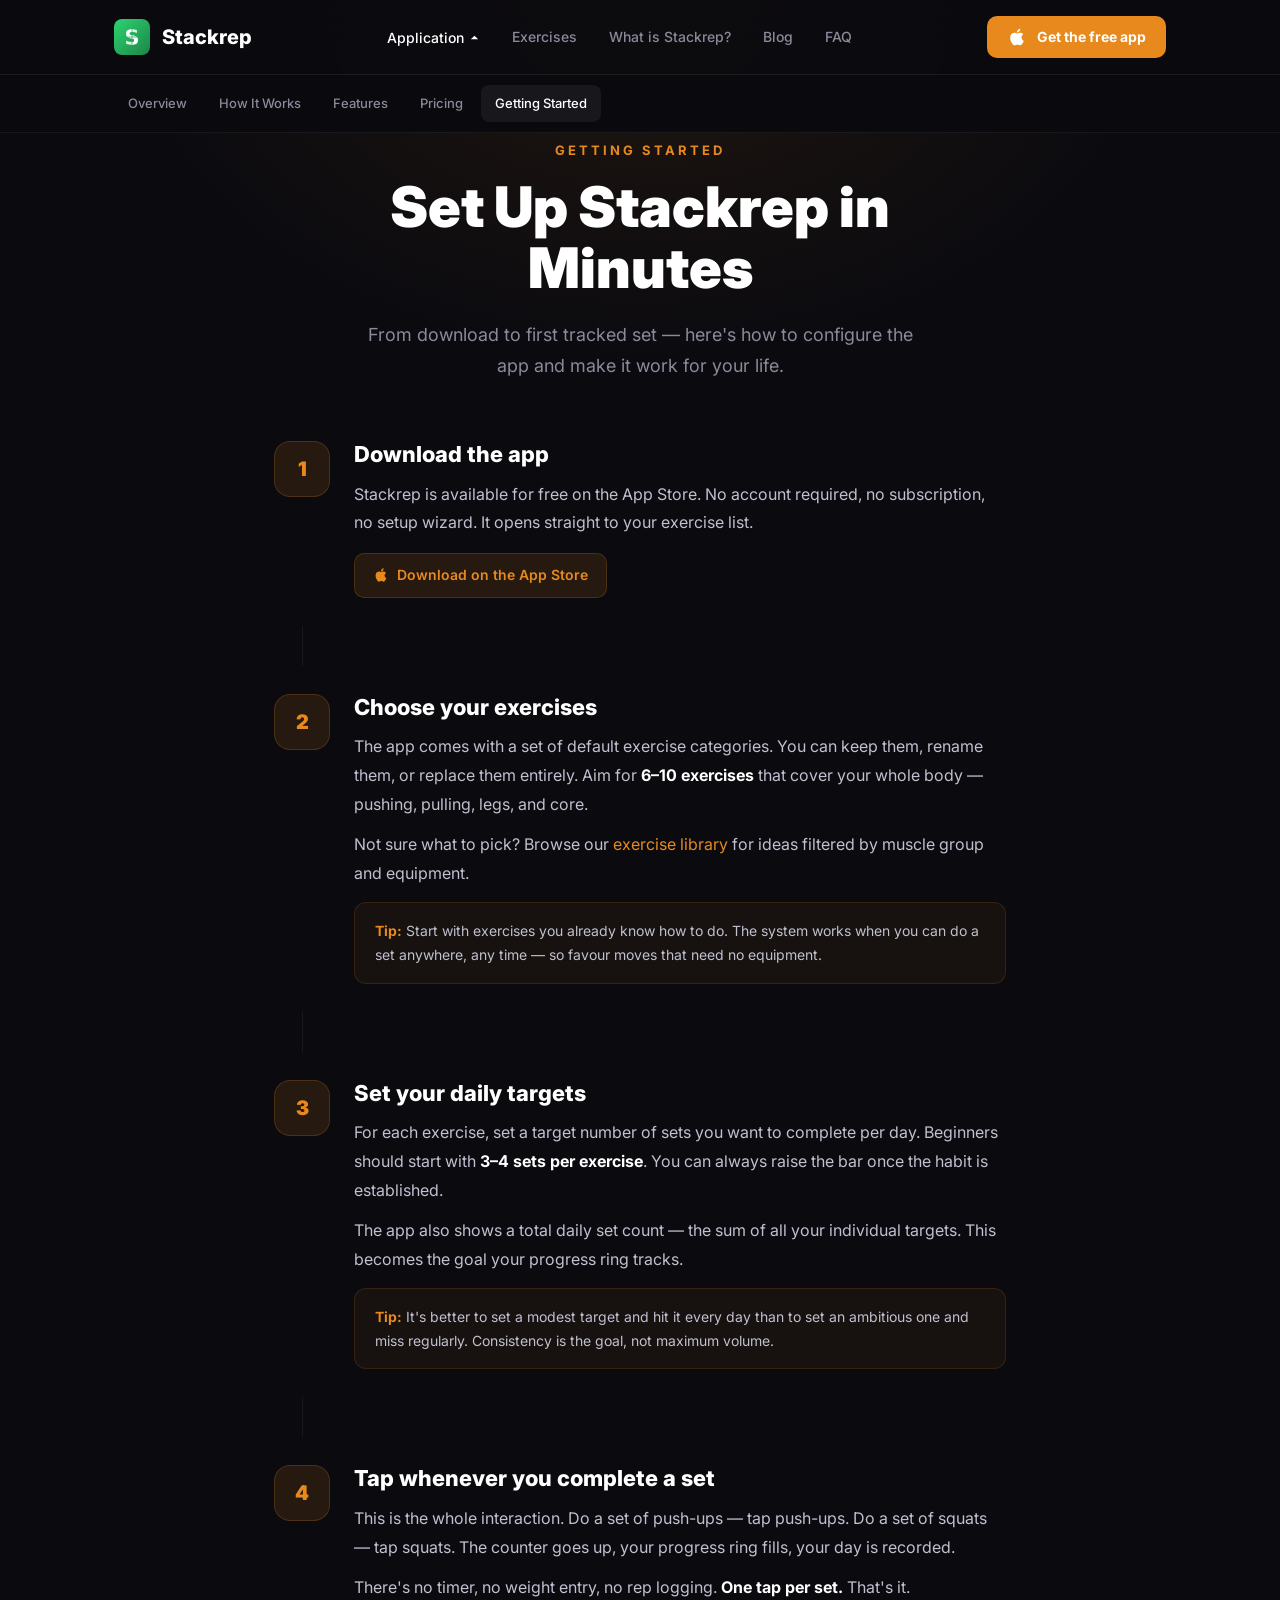
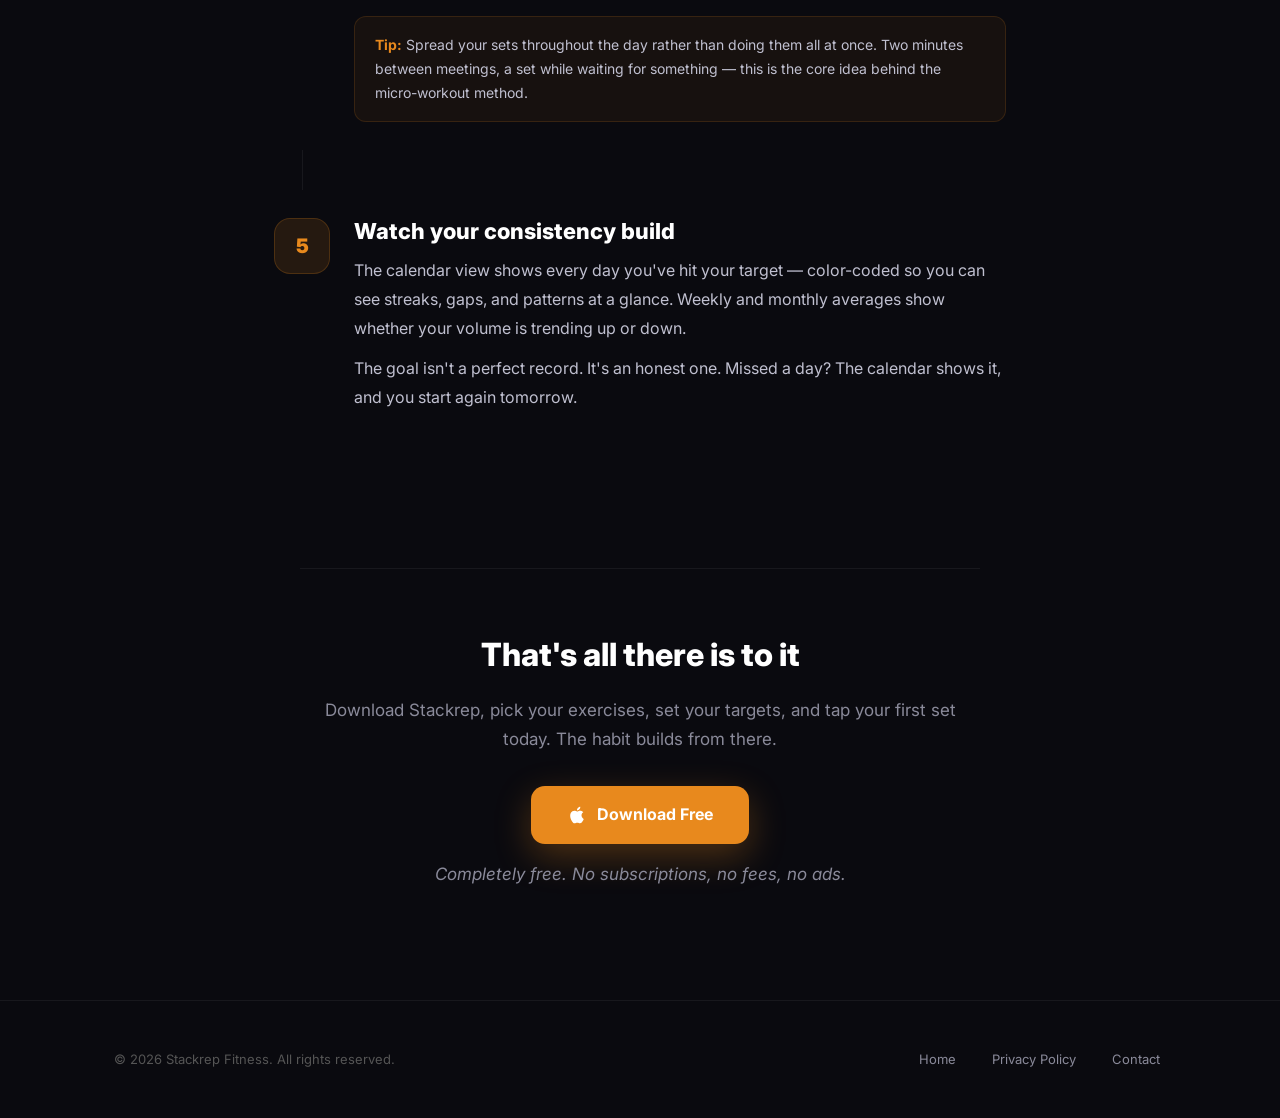
<file: getting-started.html>
<!DOCTYPE html>
<html lang="en">
<head>
  <!-- Google tag (gtag.js) -->
  <script async src="https://www.googletagmanager.com/gtag/js?id=G-XWR58ZESZ8"></script>
  <script>
    window.dataLayer = window.dataLayer || [];
    function gtag(){dataLayer.push(arguments);}
    gtag('js', new Date());
    gtag('config', 'G-XWR58ZESZ8');
  </script>
  <meta charset="UTF-8">
  <meta name="viewport" content="width=device-width, initial-scale=1.0">
  <title>Getting Started — Stackrep Fitness</title>
  <meta name="description" content="How to set up and use Stackrep Fitness: pick your exercises, set your goals, log sets throughout the day, and track your consistency.">
  <meta property="og:title" content="Getting Started — Stackrep Fitness">
  <meta property="og:description" content="How to set up and use Stackrep Fitness: pick your exercises, set your goals, log sets throughout the day, and track your consistency.">
  <meta property="og:image" content="https://stackrep.fit/app-screenshot.png">
  <meta property="og:url" content="https://stackrep.fit/getting-started.html">
  <meta property="og:type" content="website">
  <meta name="twitter:card" content="summary_large_image">
  <meta name="twitter:title" content="Getting Started — Stackrep Fitness">
  <meta name="twitter:description" content="How to set up and use Stackrep Fitness: pick your exercises, set your goals, log sets throughout the day, and track your consistency.">
  <meta name="twitter:image" content="https://stackrep.fit/app-screenshot.png">
  <link rel="icon" type="image/png" href="icon.png">
  <link rel="apple-touch-icon" href="icon.png">
  <link rel="preconnect" href="https://fonts.googleapis.com">
  <link href="https://fonts.googleapis.com/css2?family=Inter:wght@400;500;600;700;800;900&display=swap" rel="stylesheet">
  <style>
/* ===== RESET & BASE ===== */
*, *::before, *::after { margin: 0; padding: 0; box-sizing: border-box; }
html { scroll-behavior: smooth; }
body {
  font-family: 'Inter', -apple-system, BlinkMacSystemFont, sans-serif;
  background: #0a0a0f;
  color: #ffffff;
  line-height: 1.6;
  overflow-x: hidden;
}
a { color: #E8891D; text-decoration: none; transition: color 0.2s; }
a:hover { color: #f5a040; text-decoration: underline; }
img { max-width: 100%; display: block; }

/* ===== NAV ===== */
nav {
  position: fixed; top: 0; left: 0; right: 0; z-index: 100;
  background: rgba(10,10,15,0.85); backdrop-filter: blur(20px);
  border-bottom: 1px solid rgba(255,255,255,0.06);
}
.nav-inner {
  display: flex; align-items: center; justify-content: space-between;
  padding: 16px 24px; max-width: 1100px; margin: 0 auto;
}
.nav-brand {
  display: flex; align-items: center; gap: 12px;
  font-size: 20px; font-weight: 800; color: #fff; text-decoration: none;
}
.nav-brand:hover { color: #fff; text-decoration: none; }
.nav-brand img { width: 36px; height: 36px; border-radius: 8px; }
.nav-links { display: flex; gap: 32px; list-style: none; align-items: center; }
.nav-links > li > a {
  font-size: 14px; font-weight: 500; color: #8a8a9a;
  transition: color 0.2s; text-decoration: none;
}
.nav-links > li > a:hover { color: #fff; text-decoration: none; }
.nav-cta {
  padding: 10px 24px; background: #E8891D; color: #fff;
  font-size: 14px; font-weight: 600; border-radius: 10px;
  transition: transform 0.2s, box-shadow 0.2s; text-decoration: none;
}
.nav-cta:hover { transform: translateY(-2px); box-shadow: 0 8px 24px rgba(232,137,29,0.4); color: #fff; text-decoration: none; }

/* Dropdown */
@media (max-width: 1024px) {
  .nav-links { display: none; }
  .nav-cta { display: none; }
  .nav-cta-btn { display: none; }
  nav .nav-mobile { display: block; }
  .nav-links.open {
    display: flex; flex-direction: column; position: absolute;
    top: 100%; left: 0; right: 0; background: rgba(10,10,15,0.98);
    padding: 24px; gap: 20px; border-bottom: 1px solid rgba(255,255,255,0.06);
    z-index: 99;
  }
  .nav-links.open li a, .nav-links.open li button { font-size: 16px; display: block; padding: 8px 0; }
}

/* ===== PAGE HEADER ===== */
.page-header {
  padding: 140px 24px 60px;
  text-align: center;
  position: relative;
}
.page-header::before {
  content: ''; position: absolute; inset: 0;
  background: radial-gradient(ellipse at 50% 0%, rgba(232,137,29,0.1) 0%, transparent 60%);
  pointer-events: none;
}
.page-label {
  font-size: 13px; font-weight: 700; letter-spacing: 3px; text-transform: uppercase;
  color: #E8891D; margin-bottom: 16px; position: relative;
}
.page-header h1 {
  font-size: clamp(36px, 5vw, 56px); font-weight: 900; line-height: 1.1;
  max-width: 720px; margin: 0 auto 20px; position: relative;
}
.page-subtitle {
  font-size: 18px; color: #8a8a9a; max-width: 560px; margin: 0 auto;
  line-height: 1.7; position: relative;
}

/* ===== STEPS ===== */
.steps-section {
  max-width: 780px; margin: 0 auto; padding: 0 24px 100px;
}

.step {
  display: grid; grid-template-columns: 56px 1fr; gap: 24px;
  margin-bottom: 56px;
}
.step-num {
  width: 56px; height: 56px; border-radius: 16px;
  background: rgba(232,137,29,0.12); border: 1px solid rgba(232,137,29,0.2);
  display: flex; align-items: center; justify-content: center;
  font-size: 20px; font-weight: 900; color: #E8891D;
  flex-shrink: 0;
}
.step-content h2 {
  font-size: 22px; font-weight: 800; color: #fff; margin-bottom: 12px; line-height: 1.2;
}
.step-content p {
  font-size: 16px; color: #c0c0d0; line-height: 1.8; margin-bottom: 12px;
}
.step-content p:last-child { margin-bottom: 0; }
.step-content strong { color: #fff; }
.step-content ul {
  list-style: none; margin: 12px 0;
}
.step-content ul li {
  font-size: 15px; color: #c0c0d0; line-height: 1.8;
  padding: 6px 0 6px 24px; position: relative;
}
.step-content ul li::before {
  content: '→'; position: absolute; left: 0;
  color: #E8891D; font-weight: 700;
}

.step-connector {
  width: 1px; height: 40px; background: rgba(255,255,255,0.06);
  margin: -28px 0 28px 28px;
}

/* tip box */
.tip {
  background: rgba(232,137,29,0.06); border: 1px solid rgba(232,137,29,0.15);
  border-radius: 12px; padding: 16px 20px; margin-top: 14px;
}
.tip p {
  font-size: 14px; color: #c0c0d0; margin-bottom: 0; line-height: 1.7;
}
.tip strong { color: #E8891D; }

/* ===== CTA ===== */
.blog-cta {
  text-align: center; padding: 60px 24px 80px;
  border-top: 1px solid rgba(255,255,255,0.06);
  max-width: 680px; margin: 0 auto;
}
.blog-cta h2 { font-size: 32px; font-weight: 800; margin-bottom: 16px; }
.blog-cta p { font-size: 17px; color: #8a8a9a; margin-bottom: 32px; line-height: 1.7; }
.btn-primary {
  display: inline-flex; align-items: center; gap: 10px;
  padding: 16px 36px; background: #E8891D; color: #fff;
  font-size: 16px; font-weight: 700; border-radius: 14px;
  transition: transform 0.2s, box-shadow 0.2s;
  box-shadow: 0 12px 36px rgba(232,137,29,0.3);
  text-decoration: none;
}
.btn-primary:hover { transform: translateY(-3px); box-shadow: 0 18px 48px rgba(232,137,29,0.4); color: #fff; text-decoration: none; }
.nav-inner .btn-primary { padding: 10px 20px; font-size: 14px; border-radius: 10px; box-shadow: none; }
.nav-inner .btn-primary:hover { box-shadow: 0 8px 24px rgba(232,137,29,0.4); }
.nav-mobile { display: none; background: none; border: none; cursor: pointer; padding: 4px; }
.nav-mobile span { display: block; width: 24px; height: 2px; background: #fff; margin: 5px 0; transition: 0.3s; }
.price-note { font-size: 14px; color: #8a8a9a; margin-top: 16px; font-style: italic; }

/* ===== FOOTER ===== */
footer {
  background: #0a0a0f; border-top: 1px solid rgba(255,255,255,0.06);
  padding: 40px 0;
}
.footer-inner {
  max-width: 1100px; margin: 0 auto; padding: 0 24px;
  display: flex; justify-content: space-between; align-items: center;
  flex-wrap: wrap; gap: 16px;
}
.footer-inner p { font-size: 13px; color: #555; }
.footer-inner a { font-size: 13px; color: #8a8a9a; text-decoration: none; display: inline-block; padding: 8px 6px; }
.footer-inner a:hover { color: #fff; text-decoration: none; }
.footer-links { display: flex; gap: 24px; }
@media (max-width: 600px) {
  .footer-inner { flex-direction: column; text-align: center; }
}
@media (max-width: 600px) {
  .step { grid-template-columns: 44px 1fr; gap: 16px; }
  .step-num { width: 44px; height: 44px; font-size: 17px; }
  .step-connector { margin-left: 22px; }
}
  .subnav { display: none; border-top: 1px solid rgba(255,255,255,0.08); background: rgba(10,10,15,0.97); }
.subnav.open { display: block; }
.subnav-inner {
  max-width: 1100px; margin: 0 auto; padding: 10px 24px;
  display: flex; gap: 4px; align-items: center; flex-wrap: wrap;
}
.subnav-inner a {
  font-size: 13px; font-weight: 500; color: #8a8a9a;
  padding: 8px 14px; border-radius: 8px; text-decoration: none; display: inline-block;
  transition: background 0.15s, color 0.15s;
}
.subnav-inner a:hover { background: rgba(255,255,255,0.06); color: #fff; text-decoration: none; }
.nav-app-toggle {
  background: none; border: none; cursor: pointer;
  display: flex; align-items: center; gap: 5px;
  font-size: 14px; font-weight: 500; color: #8a8a9a;
  transition: color 0.2s; padding: 0; font-family: inherit;
}
.nav-app-toggle:hover { color: #fff; }
.nav-links a.active { color: #fff; }
.nav-app-toggle.active { color: #fff; }
.subnav-inner a.active { color: #fff; background: rgba(255,255,255,0.06); }

/* ===== Tablet & mobile navigation (cleaner menu) — desktop unchanged ===== */
@media (max-width: 1024px) {
  /* Hide the app-store button in the top bar so it no longer crowds the logo */
  .nav-inner .btn-primary { display: none !important; }
  /* Solid bar + let the menu stack in-flow underneath it */
  nav { background: #0a0a0f; }
  .nav-inner { flex-wrap: wrap; }
  /* keep brand + hamburger on the top row, menu wraps below */
  .nav-brand { order: 0; }
  .nav-mobile { order: 1; }
  .nav-links { order: 2; }
  /* Main menu: full-width, opaque, left-aligned vertical list */
  .nav-links { display: none; }
  .nav-links.open {
    display: flex; flex-direction: column; align-items: stretch;
    position: static; width: 100%; flex-basis: 100%;
    background: #0a0a0f; padding: 8px 0 0; margin: 0; gap: 0; border: none;
  }
  .nav-links.open > li { width: 100%; }
  .nav-links.open > li > a,
  .nav-links.open > li > button {
    display: flex; align-items: center; justify-content: space-between;
    width: 100%; box-sizing: border-box; padding: 16px 24px; margin: 0;
    font-size: 16px; color: #fff; text-align: left;
    border-top: 1px solid rgba(255,255,255,0.07); border-radius: 0;
  }
  /* Move "Application" to the bottom so its submenu sits directly under it */
  .nav-links.open > li:first-child { order: 5; }
  /* Application submenu: indented accordion, only visible while the menu is open */
  .subnav.open { display: none; }
  .nav-inner:has(.nav-links.open) + .subnav.open { display: block; }
  .subnav { flex-basis: 100%; width: 100%; background: #0a0a0f; border: none; }
  .subnav-inner {
    flex-direction: column; align-items: stretch;
    max-width: none; margin: 0; padding: 0; gap: 0;
  }
  .subnav-inner a {
    display: block; width: 100%; box-sizing: border-box;
    padding: 14px 24px 14px 44px; margin: 0; border-radius: 0; font-size: 15px;
    border-top: 1px solid rgba(255,255,255,0.05);
  }
}
</style>
</head>
<body>

<!-- NAV -->
<nav>
  <div class="nav-inner">
    <a href="index.html" class="nav-brand">
      <img src="icon.png" alt="Stackrep"> Stackrep
    </a>
    <ul class="nav-links" id="navLinks">
      <li><button class="nav-app-toggle" id="appToggle" onclick="toggleSubnav(this)">Application <svg width="11" height="11" viewBox="0 0 12 12" fill="currentColor" style="transition:transform 0.2s"><path d="M2 4l4 4 4-4"/></svg></button></li>
      <li><a href="exercises.html">Exercises</a></li>
      <li><a href="what-is-stackrep.html">What is Stackrep?</a></li>
      <li><a href="blog.html">Blog</a></li>
      <li><a href="faq.html">FAQ</a></li>
    </ul>
    <a href="https://apps.apple.com/app/stackrep-fitness/id6759266222" class="btn-primary">
    <svg width="20" height="20" fill="currentColor" viewBox="0 0 24 24"><path d="M18.71 19.5c-.83 1.24-1.71 2.45-3.05 2.47-1.34.03-1.77-.79-3.29-.79-1.53 0-2 .77-3.27.82-1.31.05-2.3-1.32-3.14-2.53C4.25 17 2.94 12.45 4.7 9.39c.87-1.52 2.43-2.48 4.12-2.51 1.28-.02 2.5.87 3.29.87.78 0 2.26-1.07 3.8-.91.65.03 2.47.26 3.64 1.98-.09.06-2.17 1.28-2.15 3.81.03 3.02 2.65 4.03 2.68 4.04-.03.07-.42 1.44-1.38 2.83M13 3.5c.73-.83 1.94-1.46 2.94-1.5.13 1.17-.34 2.35-1.04 3.19-.69.85-1.83 1.51-2.95 1.42-.15-1.15.41-2.35 1.05-3.11z"/></svg>
    Get the free app
  </a>
    <button class="nav-mobile" id="navToggle" aria-label="Toggle menu">
      <span></span><span></span><span></span>
    </button>
  </div>
  <div class="subnav" id="subnav">
    <div class="subnav-inner">
      <a href="overview.html">Overview</a>
      <a href="overview.html#how">How It Works</a>
      <a href="overview.html#features">Features</a>
      <a href="overview.html#pricing">Pricing</a>
      <a href="getting-started.html">Getting Started</a>
    </div>
  </div>
</nav>

<!-- PAGE HEADER -->
<header class="page-header">
  <div class="page-label">Getting Started</div>
  <h1>Set Up Stackrep in Minutes</h1>
  <p class="page-subtitle">From download to first tracked set — here's how to configure the app and make it work for your life.</p>
</header>

<!-- STEPS -->
<section class="steps-section">

  <div class="step">
    <div class="step-num">1</div>
    <div class="step-content">
      <h2>Download the app</h2>
      <p>Stackrep is available for free on the App Store. No account required, no subscription, no setup wizard. It opens straight to your exercise list.</p>
      <a href="https://apps.apple.com/app/stackrep-fitness/id6759266222" style="display:inline-flex;align-items:center;gap:8px;background:rgba(232,137,29,0.12);border:1px solid rgba(232,137,29,0.2);color:#E8891D;font-size:14px;font-weight:600;padding:10px 18px;border-radius:10px;text-decoration:none;margin-top:4px;">
        <svg width="16" height="16" fill="currentColor" viewBox="0 0 24 24"><path d="M18.71 19.5c-.83 1.24-1.71 2.45-3.05 2.47-1.34.03-1.77-.79-3.29-.79-1.53 0-2 .77-3.27.82-1.31.05-2.3-1.32-3.14-2.53C4.25 17 2.94 12.45 4.7 9.39c.87-1.52 2.43-2.48 4.12-2.51 1.28-.02 2.5.87 3.29.87.78 0 2.26-1.07 3.8-.91.65.03 2.47.26 3.64 1.98-.09.06-2.17 1.28-2.15 3.81.03 3.02 2.65 4.03 2.68 4.04-.03.07-.42 1.44-1.38 2.83M13 3.5c.73-.83 1.94-1.46 2.94-1.5.13 1.17-.34 2.35-1.04 3.19-.69.85-1.83 1.51-2.95 1.42-.15-1.15.41-2.35 1.05-3.11z"/></svg>
        Download on the App Store
      </a>
    </div>
  </div>

  <div class="step-connector"></div>

  <div class="step">
    <div class="step-num">2</div>
    <div class="step-content">
      <h2>Choose your exercises</h2>
      <p>The app comes with a set of default exercise categories. You can keep them, rename them, or replace them entirely. Aim for <strong>6–10 exercises</strong> that cover your whole body — pushing, pulling, legs, and core.</p>
      <p>Not sure what to pick? Browse our <a href="exercises.html">exercise library</a> for ideas filtered by muscle group and equipment.</p>
      <div class="tip">
        <p><strong>Tip:</strong> Start with exercises you already know how to do. The system works when you can do a set anywhere, any time — so favour moves that need no equipment.</p>
      </div>
    </div>
  </div>

  <div class="step-connector"></div>

  <div class="step">
    <div class="step-num">3</div>
    <div class="step-content">
      <h2>Set your daily targets</h2>
      <p>For each exercise, set a target number of sets you want to complete per day. Beginners should start with <strong>3–4 sets per exercise</strong>. You can always raise the bar once the habit is established.</p>
      <p>The app also shows a total daily set count — the sum of all your individual targets. This becomes the goal your progress ring tracks.</p>
      <div class="tip">
        <p><strong>Tip:</strong> It's better to set a modest target and hit it every day than to set an ambitious one and miss regularly. Consistency is the goal, not maximum volume.</p>
      </div>
    </div>
  </div>

  <div class="step-connector"></div>

  <div class="step">
    <div class="step-num">4</div>
    <div class="step-content">
      <h2>Tap whenever you complete a set</h2>
      <p>This is the whole interaction. Do a set of push-ups — tap push-ups. Do a set of squats — tap squats. The counter goes up, your progress ring fills, your day is recorded.</p>
      <p>There's no timer, no weight entry, no rep logging. <strong>One tap per set.</strong> That's it.</p>
      <div class="tip">
        <p><strong>Tip:</strong> Spread your sets throughout the day rather than doing them all at once. Two minutes between meetings, a set while waiting for something — this is the core idea behind the micro-workout method.</p>
      </div>
    </div>
  </div>

  <div class="step-connector"></div>

  <div class="step">
    <div class="step-num">5</div>
    <div class="step-content">
      <h2>Watch your consistency build</h2>
      <p>The calendar view shows every day you've hit your target — color-coded so you can see streaks, gaps, and patterns at a glance. Weekly and monthly averages show whether your volume is trending up or down.</p>
      <p>The goal isn't a perfect record. It's an honest one. Missed a day? The calendar shows it, and you start again tomorrow.</p>
    </div>
  </div>

</section>

<!-- CTA -->
<section class="blog-cta">
  <h2>That's all there is to it</h2>
  <p>Download Stackrep, pick your exercises, set your targets, and tap your first set today. The habit builds from there.</p>
  <a href="https://apps.apple.com/app/stackrep-fitness/id6759266222" class="btn-primary">
    <svg width="20" height="20" fill="currentColor" viewBox="0 0 24 24"><path d="M18.71 19.5c-.83 1.24-1.71 2.45-3.05 2.47-1.34.03-1.77-.79-3.29-.79-1.53 0-2 .77-3.27.82-1.31.05-2.3-1.32-3.14-2.53C4.25 17 2.94 12.45 4.7 9.39c.87-1.52 2.43-2.48 4.12-2.51 1.28-.02 2.5.87 3.29.87.78 0 2.26-1.07 3.8-.91.65.03 2.47.26 3.64 1.98-.09.06-2.17 1.28-2.15 3.81.03 3.02 2.65 4.03 2.68 4.04-.03.07-.42 1.44-1.38 2.83M13 3.5c.73-.83 1.94-1.46 2.94-1.5.13 1.17-.34 2.35-1.04 3.19-.69.85-1.83 1.51-2.95 1.42-.15-1.15.41-2.35 1.05-3.11z"/></svg>
    Download Free
  </a>
  <p class="price-note">Completely free. No subscriptions, no fees, no ads.</p>
</section>

<!-- FOOTER -->
<footer>
  <div class="footer-inner">
    <p>&copy; 2026 Stackrep Fitness. All rights reserved.</p>
    <div class="footer-links">
      <a href="/">Home</a>
      <a href="privacy.html">Privacy Policy</a>
      <a href="mailto:gyepesarpi@gmail.com">Contact</a>
    </div>
  </div>
</footer>

<script>
function toggleSubnav(btn) {
  var s = document.getElementById('subnav');
  var open = s.classList.toggle('open');
  btn.querySelector('svg').style.transform = open ? 'rotate(180deg)' : '';
}
document.addEventListener('click', function(e) {
  if (!e.target.closest('#appToggle') && !e.target.closest('#subnav')) {
    var s = document.getElementById('subnav');
    if (s) { s.classList.remove('open'); var btn = document.getElementById('appToggle'); if (btn) btn.querySelector('svg').style.transform = ''; }
  }
});
(function() {
  var page = window.location.pathname.split('/').pop() || 'index.html';
  var appPages = ['index.html', 'overview.html', 'getting-started.html'];
  if (appPages.indexOf(page) > -1 || (page === '' )) {
    var btn = document.getElementById('appToggle');
    if (btn) btn.classList.add('active');
    // Auto-open subnav on application pages
    var s = document.getElementById('subnav');
    if (s) { s.classList.add('open'); if (btn) btn.querySelector('svg').style.transform = 'rotate(180deg)'; }
    // Highlight matching subnav link
    document.querySelectorAll('.subnav-inner a').forEach(function(a) {
      var h = a.getAttribute('href').split('/').pop().split('#')[0];
      if (h === page || (page === '' && a.getAttribute('href') === 'overview.html')) return;
      if (h === page) a.classList.add('active');
    });
    // Highlight overview link when on index (since it's the app landing)
    if (page === 'index.html' || page === '') {
      var ov = document.querySelector('.subnav-inner a[href="overview.html"]');
      // don't highlight overview specifically on index, just keep subnav open
    } else {
      document.querySelectorAll('.subnav-inner a').forEach(function(a) {
        if (a.getAttribute('href') === page) a.classList.add('active');
      });
    }
  } else {
    document.querySelectorAll('.nav-links > li > a').forEach(function(a) {
      if (a.getAttribute('href') === page) a.classList.add('active');
    });
  }
})();

// Mobile nav toggle
(function() {
  var toggle = document.getElementById('navToggle');
  var links = document.getElementById('navLinks');
  if (toggle && links) {
    toggle.addEventListener('click', function() { links.classList.toggle('open'); });
    links.querySelectorAll('a').forEach(function(a) {
      a.addEventListener('click', function() { links.classList.remove('open'); });
    });
  }
})();
</script>
</body>
</html>
</file>
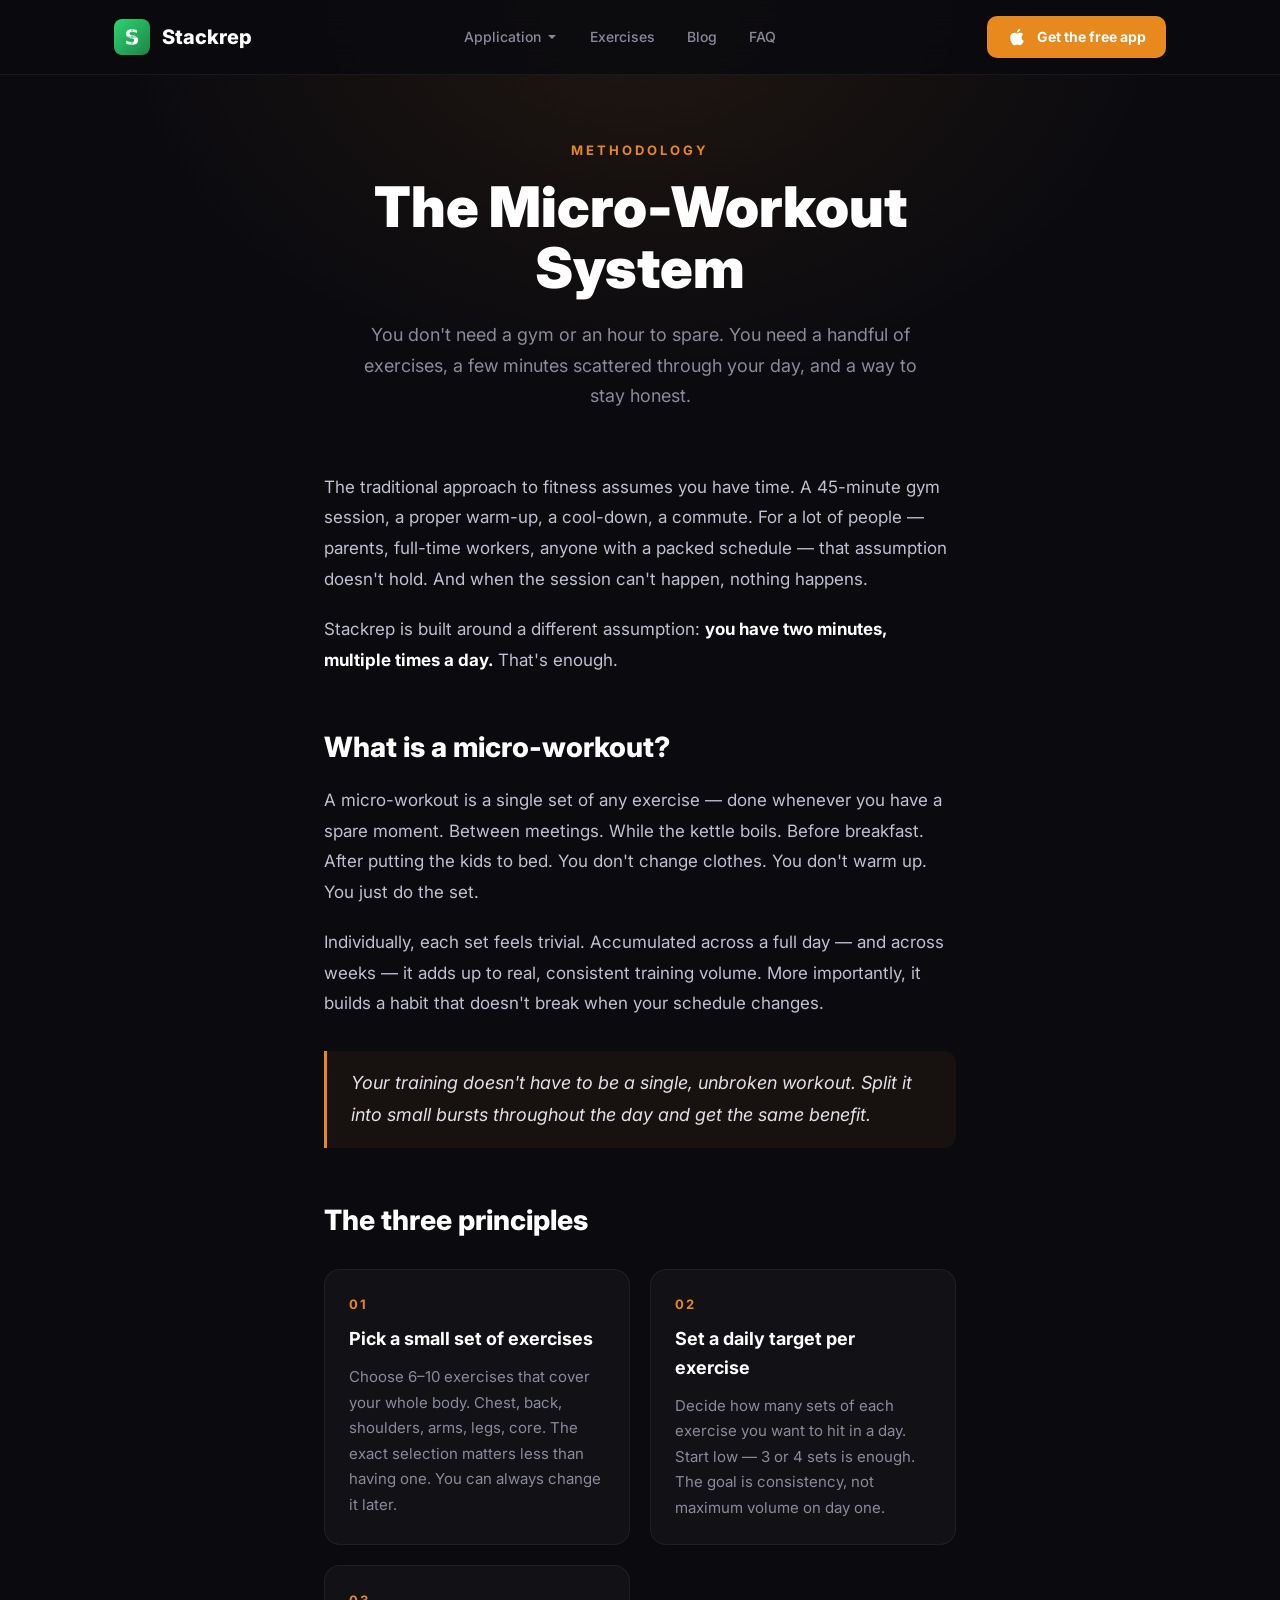
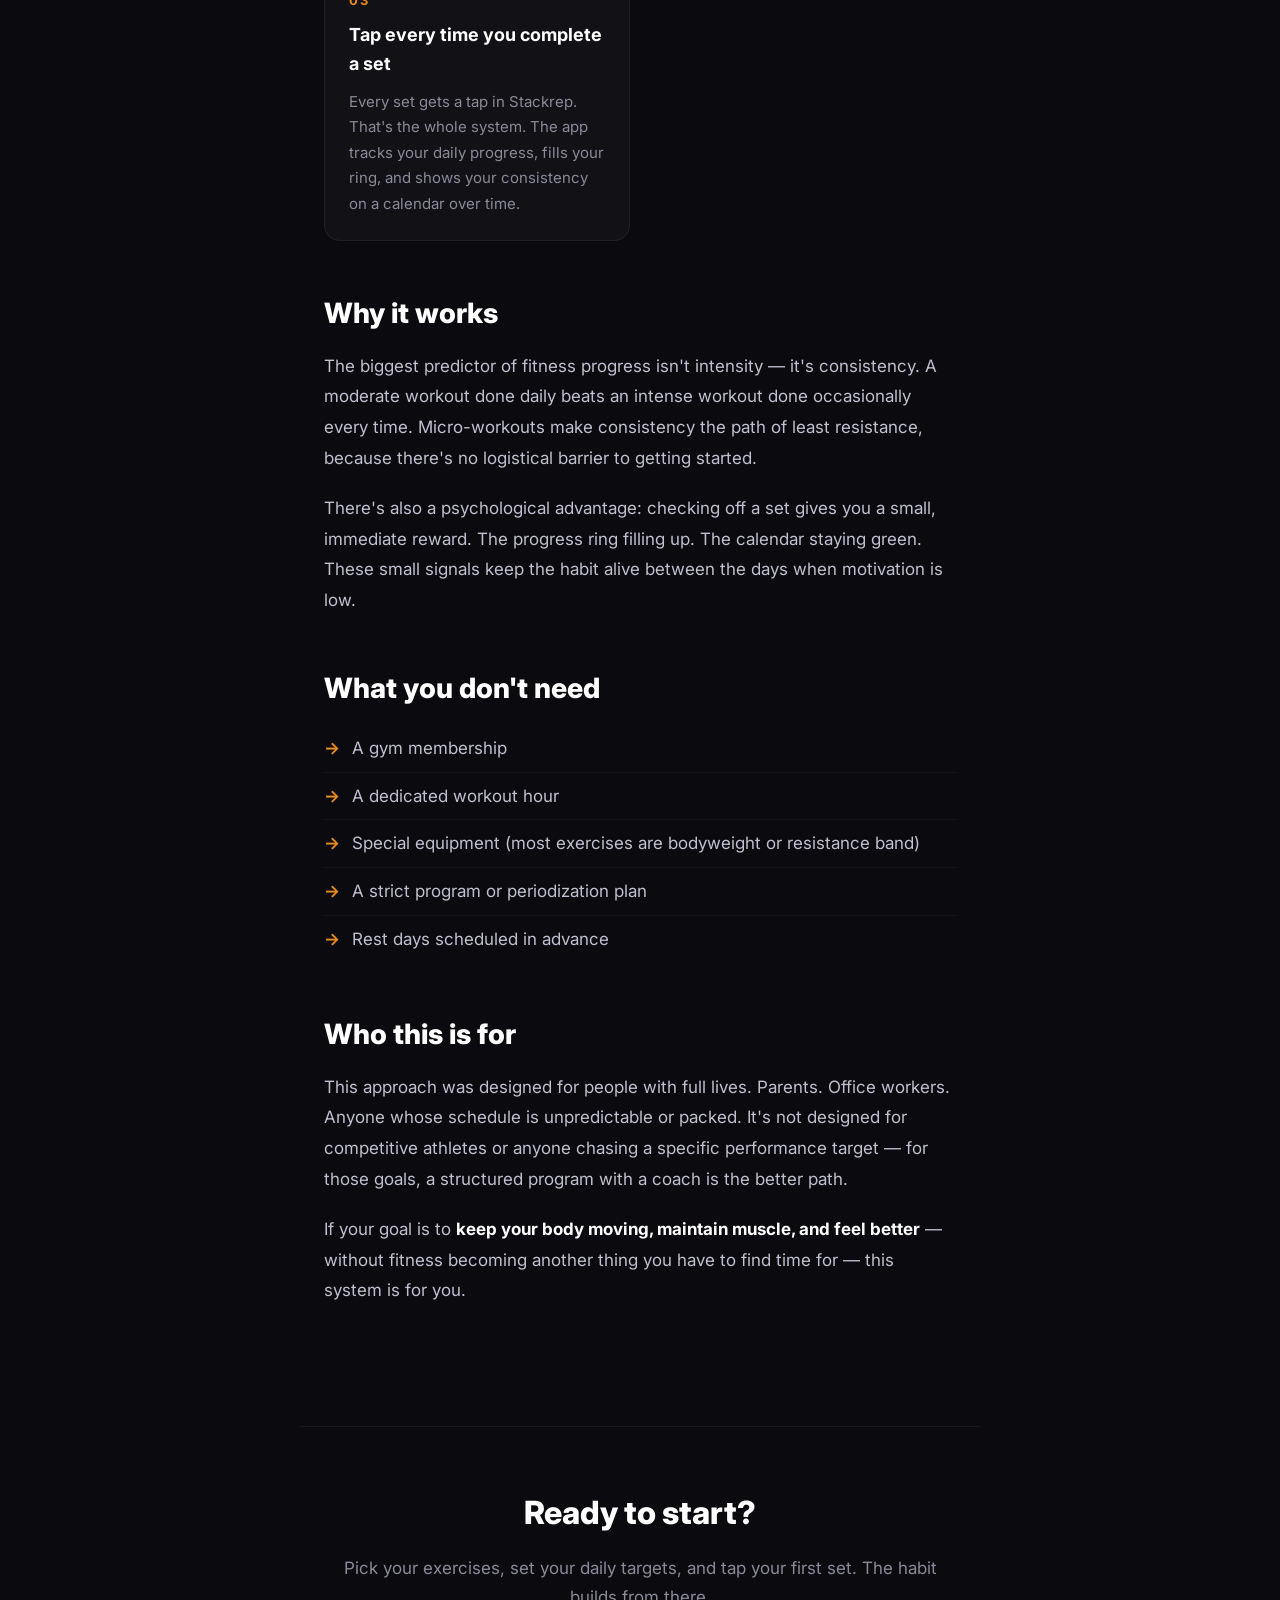
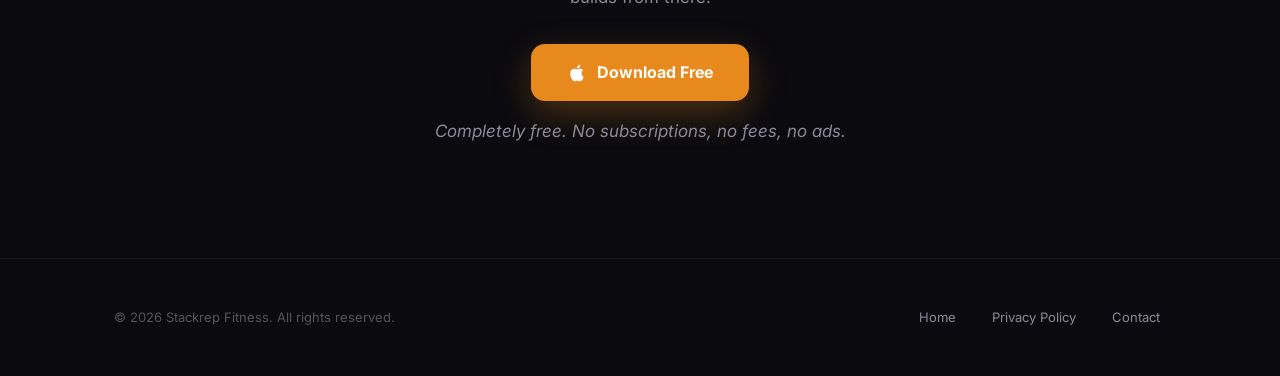
<file: methodology.html>
<!DOCTYPE html>
<html lang="en">
<head>
  <!-- Google tag (gtag.js) -->
  <script async src="https://www.googletagmanager.com/gtag/js?id=G-XWR58ZESZ8"></script>
  <script>
    window.dataLayer = window.dataLayer || [];
    function gtag(){dataLayer.push(arguments);}
    gtag('js', new Date());
    gtag('config', 'G-XWR58ZESZ8');
  
// Mobile nav toggle
document.addEventListener('DOMContentLoaded', function() {
  var toggle = document.getElementById('navToggle');
  var links = document.getElementById('navLinks');
  if (toggle && links) {
    toggle.addEventListener('click', function() { links.classList.toggle('open'); });
    links.querySelectorAll('a').forEach(function(a) {
      a.addEventListener('click', function() { links.classList.remove('open'); });
    });
  }
});
</script>
  <meta charset="UTF-8">
  <meta name="viewport" content="width=device-width, initial-scale=1.0">
  <title>Methodology — Stackrep Fitness</title>
  <meta name="description" content="The micro-workout philosophy behind Stackrep: why short sets throughout the day beat a single gym session for building a lasting fitness habit.">
  <meta property="og:title" content="Methodology — Stackrep Fitness">
  <meta property="og:description" content="The micro-workout philosophy behind Stackrep: why short sets throughout the day beat a single gym session for building a lasting fitness habit.">
  <meta property="og:image" content="https://stackrep.fit/app-screenshot.png">
  <meta property="og:url" content="https://stackrep.fit/methodology.html">
  <meta property="og:type" content="website">
  <meta name="twitter:card" content="summary_large_image">
  <meta name="twitter:title" content="Methodology — Stackrep Fitness">
  <meta name="twitter:description" content="The micro-workout philosophy behind Stackrep: why short sets throughout the day beat a single gym session for building a lasting fitness habit.">
  <meta name="twitter:image" content="https://stackrep.fit/app-screenshot.png">
  <link rel="icon" type="image/png" href="icon.png">
  <link rel="apple-touch-icon" href="icon.png">
  <link rel="preconnect" href="https://fonts.googleapis.com">
  <link href="https://fonts.googleapis.com/css2?family=Inter:wght@400;500;600;700;800;900&display=swap" rel="stylesheet">
  <style>
/* ===== RESET & BASE ===== */
*, *::before, *::after { margin: 0; padding: 0; box-sizing: border-box; }
html { scroll-behavior: smooth; }
body {
  font-family: 'Inter', -apple-system, BlinkMacSystemFont, sans-serif;
  background: #0a0a0f;
  color: #ffffff;
  line-height: 1.6;
  overflow-x: hidden;
}
a { color: #E8891D; text-decoration: none; transition: color 0.2s; }
a:hover { color: #f5a040; text-decoration: underline; }
img { max-width: 100%; display: block; }

/* ===== NAV ===== */
nav {
  position: fixed; top: 0; left: 0; right: 0; z-index: 100;
  background: rgba(10,10,15,0.85); backdrop-filter: blur(20px);
  border-bottom: 1px solid rgba(255,255,255,0.06);
}
.nav-inner {
  display: flex; align-items: center; justify-content: space-between;
  padding: 16px 24px; max-width: 1100px; margin: 0 auto;
}
.nav-brand {
  display: flex; align-items: center; gap: 12px;
  font-size: 20px; font-weight: 800; color: #fff; text-decoration: none;
}
.nav-brand:hover { color: #fff; text-decoration: none; }
.nav-brand img { width: 36px; height: 36px; border-radius: 8px; }
.nav-links { display: flex; gap: 32px; list-style: none; align-items: center; }
.nav-links > li > a {
  font-size: 14px; font-weight: 500; color: #8a8a9a;
  transition: color 0.2s; text-decoration: none;
}
.nav-links > li > a:hover { color: #fff; text-decoration: none; }
.nav-cta {
  padding: 10px 24px; background: #E8891D; color: #fff;
  font-size: 14px; font-weight: 600; border-radius: 10px;
  transition: transform 0.2s, box-shadow 0.2s; text-decoration: none;
}
.nav-cta:hover { transform: translateY(-2px); box-shadow: 0 8px 24px rgba(232,137,29,0.4); color: #fff; text-decoration: none; }

/* Dropdown */
.nav-dropdown { position: relative; }
.nav-dropdown-toggle {
  display: flex; align-items: center; gap: 5px; cursor: pointer;
  font-size: 14px; font-weight: 500; color: #8a8a9a;
  transition: color 0.2s; text-decoration: none !important;
  user-select: none;
}
.nav-dropdown-toggle:hover { color: #fff !important; }
.nav-dropdown-toggle svg { transition: transform 0.2s; }
.nav-dropdown:hover .nav-dropdown-toggle svg,
.nav-dropdown:focus-within .nav-dropdown-toggle svg { transform: rotate(180deg); }
.nav-dropdown-menu {
  position: absolute; top: calc(100% + 12px); left: 50%; transform: translateX(-50%) translateY(6px);
  background: #111118; border: 1px solid rgba(255,255,255,0.1);
  border-radius: 14px; padding: 8px; min-width: 190px;
  opacity: 0; pointer-events: none;
  transition: opacity 0.18s, transform 0.18s;
  box-shadow: 0 16px 48px rgba(0,0,0,0.5);
  display: flex; flex-direction: column; gap: 2px;
}
.nav-dropdown:hover .nav-dropdown-menu,
.nav-dropdown:focus-within .nav-dropdown-menu {
  opacity: 1; pointer-events: all; transform: translateX(-50%) translateY(0);
}
.nav-dropdown-menu a {
  font-size: 13px; font-weight: 500; color: #8a8a9a;
  padding: 9px 14px; border-radius: 8px;
  display: block; text-decoration: none !important;
  transition: background 0.15s, color 0.15s;
}
.nav-dropdown-menu a:hover { background: rgba(255,255,255,0.06); color: #fff !important; }
.nav-dropdown-menu .dropdown-divider {
  height: 1px; background: rgba(255,255,255,0.06); margin: 6px 8px;
}

@media (max-width: 1024px) {
  .nav-links { display: none; }
  .nav-cta { display: none; }
  .nav-cta-btn { display: none; }
  nav .nav-mobile { display: block; }
  .nav-links.open {
    display: flex; flex-direction: column; position: absolute;
    top: 100%; left: 0; right: 0; background: rgba(10,10,15,0.98);
    padding: 24px; gap: 20px; border-bottom: 1px solid rgba(255,255,255,0.06);
    z-index: 99;
  }
  .nav-links.open li a, .nav-links.open li button { font-size: 16px; display: block; padding: 8px 0; }
}

/* ===== PAGE HEADER ===== */
.page-header {
  padding: 140px 24px 60px;
  text-align: center;
  position: relative;
}
.page-header::before {
  content: ''; position: absolute; inset: 0;
  background: radial-gradient(ellipse at 50% 0%, rgba(232,137,29,0.1) 0%, transparent 60%);
  pointer-events: none;
}
.page-label {
  font-size: 13px; font-weight: 700; letter-spacing: 3px; text-transform: uppercase;
  color: #E8891D; margin-bottom: 16px; position: relative;
}
.page-header h1 {
  font-size: clamp(36px, 5vw, 56px); font-weight: 900; line-height: 1.1;
  max-width: 720px; margin: 0 auto 20px; position: relative;
}
.page-subtitle {
  font-size: 18px; color: #8a8a9a; max-width: 560px; margin: 0 auto;
  line-height: 1.7; position: relative;
}

/* ===== CONTENT ===== */
.content-body {
  max-width: 680px; margin: 0 auto; padding: 0 24px 100px;
}
.content-body h2 {
  font-size: 28px; font-weight: 800; margin: 56px 0 20px;
  color: #fff; line-height: 1.2;
}
.content-body p {
  font-size: 17px; color: #c0c0d0; line-height: 1.8; margin-bottom: 20px;
}
.content-body strong { color: #fff; }
.content-body blockquote {
  border-left: 3px solid #E8891D;
  padding: 16px 24px; margin: 32px 0;
  background: rgba(232,137,29,0.06);
  border-radius: 0 12px 12px 0;
}
.content-body blockquote p {
  font-size: 18px; color: #e0e0e8; font-style: italic; margin-bottom: 0;
}
.content-body ul {
  margin: 0 0 20px 0; padding: 0;
  list-style: none;
}
.content-body ul li {
  font-size: 17px; color: #c0c0d0; line-height: 1.8;
  padding: 8px 0 8px 28px; position: relative;
  border-bottom: 1px solid rgba(255,255,255,0.04);
}
.content-body ul li:last-child { border-bottom: none; }
.content-body ul li::before {
  content: '→'; position: absolute; left: 0;
  color: #E8891D; font-weight: 700;
}

/* Principle cards */
.principle-grid {
  display: grid; grid-template-columns: repeat(auto-fill, minmax(280px, 1fr));
  gap: 20px; margin: 32px 0;
}
.principle-card {
  background: rgba(255,255,255,0.03);
  border: 1px solid rgba(255,255,255,0.06);
  border-radius: 16px; padding: 24px;
}
.principle-card .num {
  font-size: 13px; font-weight: 700; letter-spacing: 2px; text-transform: uppercase;
  color: #E8891D; margin-bottom: 10px;
}
.principle-card h3 {
  font-size: 18px; font-weight: 700; color: #fff; margin-bottom: 10px;
}
.principle-card p {
  font-size: 15px; color: #8a8a9a; line-height: 1.7; margin-bottom: 0;
}

/* ===== CTA ===== */
.blog-cta {
  text-align: center; padding: 60px 24px 80px;
  border-top: 1px solid rgba(255,255,255,0.06);
  max-width: 680px; margin: 0 auto;
}
.blog-cta h2 { font-size: 32px; font-weight: 800; margin-bottom: 16px; }
.blog-cta p { font-size: 17px; color: #8a8a9a; margin-bottom: 32px; line-height: 1.7; }
.btn-primary {
  display: inline-flex; align-items: center; gap: 10px;
  padding: 16px 36px; background: #E8891D; color: #fff;
  font-size: 16px; font-weight: 700; border-radius: 14px;
  transition: transform 0.2s, box-shadow 0.2s;
  box-shadow: 0 12px 36px rgba(232,137,29,0.3);
  text-decoration: none;
}
.btn-primary:hover { transform: translateY(-3px); box-shadow: 0 18px 48px rgba(232,137,29,0.4); color: #fff; text-decoration: none; }
.nav-inner .btn-primary { padding: 10px 20px; font-size: 14px; border-radius: 10px; box-shadow: none; }
.nav-inner .btn-primary:hover { box-shadow: 0 8px 24px rgba(232,137,29,0.4); }
.nav-mobile { display: none; background: none; border: none; cursor: pointer; padding: 4px; }
.nav-mobile span { display: block; width: 24px; height: 2px; background: #fff; margin: 5px 0; transition: 0.3s; }
.price-note { font-size: 14px; color: #8a8a9a; margin-top: 16px; font-style: italic; }

/* ===== FOOTER ===== */
footer {
  background: #0a0a0f; border-top: 1px solid rgba(255,255,255,0.06);
  padding: 40px 0;
}
.footer-inner {
  max-width: 1100px; margin: 0 auto; padding: 0 24px;
  display: flex; justify-content: space-between; align-items: center;
  flex-wrap: wrap; gap: 16px;
}
.footer-inner p { font-size: 13px; color: #555; }
.footer-inner a { font-size: 13px; color: #8a8a9a; text-decoration: none; display: inline-block; padding: 8px 6px; }
.footer-inner a:hover { color: #fff; text-decoration: none; }
.footer-links { display: flex; gap: 24px; }
@media (max-width: 600px) {
  .footer-inner { flex-direction: column; text-align: center; }
}
  
/* ===== Tablet & mobile navigation (cleaner menu) — desktop unchanged ===== */
@media (max-width: 1024px) {
  /* Hide the app-store button in the top bar so it no longer crowds the logo */
  .nav-inner .btn-primary { display: none !important; }
  /* Solid bar + let the menu stack in-flow underneath it */
  nav { background: #0a0a0f; }
  .nav-inner { flex-wrap: wrap; }
  /* keep brand + hamburger on the top row, menu wraps below */
  .nav-brand { order: 0; }
  .nav-mobile { order: 1; }
  .nav-links { order: 2; }
  /* Main menu: full-width, opaque, left-aligned vertical list */
  .nav-links { display: none; }
  .nav-links.open {
    display: flex; flex-direction: column; align-items: stretch;
    position: static; width: 100%; flex-basis: 100%;
    background: #0a0a0f; padding: 8px 0 0; margin: 0; gap: 0; border: none;
  }
  .nav-links.open > li { width: 100%; }
  .nav-links.open > li > a,
  .nav-links.open > li > button {
    display: flex; align-items: center; justify-content: space-between;
    width: 100%; box-sizing: border-box; padding: 16px 24px; margin: 0;
    font-size: 16px; color: #fff; text-align: left;
    border-top: 1px solid rgba(255,255,255,0.07); border-radius: 0;
  }
  /* Move "Application" to the bottom so its submenu sits directly under it */
  .nav-links.open > li:first-child { order: 5; }
  /* Application submenu: indented accordion, only visible while the menu is open */
  .subnav.open { display: none; }
  .nav-inner:has(.nav-links.open) + .subnav.open { display: block; }
  .subnav { flex-basis: 100%; width: 100%; background: #0a0a0f; border: none; }
  .subnav-inner {
    flex-direction: column; align-items: stretch;
    max-width: none; margin: 0; padding: 0; gap: 0;
  }
  .subnav-inner a {
    display: block; width: 100%; box-sizing: border-box;
    padding: 14px 24px 14px 44px; margin: 0; border-radius: 0; font-size: 15px;
    border-top: 1px solid rgba(255,255,255,0.05);
  }
}
</style>
</head>
<body>

<!-- NAV -->
<nav>
  <div class="nav-inner">
    <a href="index.html" class="nav-brand">
      <img src="icon.png" alt="Stackrep"> Stackrep
    </a>
    <ul class="nav-links" id="navLinks">
      <li class="nav-dropdown">
        <a href="#" class="nav-dropdown-toggle" onclick="return false;">
          Application
          <svg width="12" height="12" viewBox="0 0 12 12" fill="currentColor"><path d="M2 4l4 4 4-4"/></svg>
        </a>
        <div class="nav-dropdown-menu">
          <a href="/#features">Features</a>
          <a href="/#how">How It Works</a>
          <a href="/#pricing">Pricing</a>
          <div class="dropdown-divider"></div>
          <a href="about.html">About Stackrep</a>
          <a href="overview.html">Overview</a>
          <a href="getting-started.html">Getting Started</a>
          <a href="methodology.html">Methodology</a>
        </div>
      </li>
      <li><a href="exercises.html">Exercises</a></li>
      <li><a href="blog.html">Blog</a></li>
      <li><a href="faq.html">FAQ</a></li>
    </ul>
    <a href="https://apps.apple.com/app/stackrep-fitness/id6759266222" class="btn-primary">
    <svg width="20" height="20" fill="currentColor" viewBox="0 0 24 24"><path d="M18.71 19.5c-.83 1.24-1.71 2.45-3.05 2.47-1.34.03-1.77-.79-3.29-.79-1.53 0-2 .77-3.27.82-1.31.05-2.3-1.32-3.14-2.53C4.25 17 2.94 12.45 4.7 9.39c.87-1.52 2.43-2.48 4.12-2.51 1.28-.02 2.5.87 3.29.87.78 0 2.26-1.07 3.8-.91.65.03 2.47.26 3.64 1.98-.09.06-2.17 1.28-2.15 3.81.03 3.02 2.65 4.03 2.68 4.04-.03.07-.42 1.44-1.38 2.83M13 3.5c.73-.83 1.94-1.46 2.94-1.5.13 1.17-.34 2.35-1.04 3.19-.69.85-1.83 1.51-2.95 1.42-.15-1.15.41-2.35 1.05-3.11z"/></svg>
    Get the free app
  </a>
    <button class="nav-mobile" id="navToggle" aria-label="Toggle menu">
      <span></span><span></span><span></span>
    </button>
  </div>
</nav>

<!-- PAGE HEADER -->
<header class="page-header">
  <div class="page-label">Methodology</div>
  <h1>The Micro-Workout System</h1>
  <p class="page-subtitle">You don't need a gym or an hour to spare. You need a handful of exercises, a few minutes scattered through your day, and a way to stay honest.</p>
</header>

<!-- CONTENT -->
<article class="content-body">

  <p>The traditional approach to fitness assumes you have time. A 45-minute gym session, a proper warm-up, a cool-down, a commute. For a lot of people — parents, full-time workers, anyone with a packed schedule — that assumption doesn't hold. And when the session can't happen, nothing happens.</p>
  <p>Stackrep is built around a different assumption: <strong>you have two minutes, multiple times a day.</strong> That's enough.</p>

  <h2>What is a micro-workout?</h2>
  <p>A micro-workout is a single set of any exercise — done whenever you have a spare moment. Between meetings. While the kettle boils. Before breakfast. After putting the kids to bed. You don't change clothes. You don't warm up. You just do the set.</p>
  <p>Individually, each set feels trivial. Accumulated across a full day — and across weeks — it adds up to real, consistent training volume. More importantly, it builds a habit that doesn't break when your schedule changes.</p>

  <blockquote>
    <p>Your training doesn't have to be a single, unbroken workout. Split it into small bursts throughout the day and get the same benefit.</p>
  </blockquote>

  <h2>The three principles</h2>

  <div class="principle-grid">
    <div class="principle-card">
      <div class="num">01</div>
      <h3>Pick a small set of exercises</h3>
      <p>Choose 6–10 exercises that cover your whole body. Chest, back, shoulders, arms, legs, core. The exact selection matters less than having one. You can always change it later.</p>
    </div>
    <div class="principle-card">
      <div class="num">02</div>
      <h3>Set a daily target per exercise</h3>
      <p>Decide how many sets of each exercise you want to hit in a day. Start low — 3 or 4 sets is enough. The goal is consistency, not maximum volume on day one.</p>
    </div>
    <div class="principle-card">
      <div class="num">03</div>
      <h3>Tap every time you complete a set</h3>
      <p>Every set gets a tap in Stackrep. That's the whole system. The app tracks your daily progress, fills your ring, and shows your consistency on a calendar over time.</p>
    </div>
  </div>

  <h2>Why it works</h2>
  <p>The biggest predictor of fitness progress isn't intensity — it's consistency. A moderate workout done daily beats an intense workout done occasionally every time. Micro-workouts make consistency the path of least resistance, because there's no logistical barrier to getting started.</p>
  <p>There's also a psychological advantage: checking off a set gives you a small, immediate reward. The progress ring filling up. The calendar staying green. These small signals keep the habit alive between the days when motivation is low.</p>

  <h2>What you don't need</h2>
  <ul>
    <li>A gym membership</li>
    <li>A dedicated workout hour</li>
    <li>Special equipment (most exercises are bodyweight or resistance band)</li>
    <li>A strict program or periodization plan</li>
    <li>Rest days scheduled in advance</li>
  </ul>

  <h2>Who this is for</h2>
  <p>This approach was designed for people with full lives. Parents. Office workers. Anyone whose schedule is unpredictable or packed. It's not designed for competitive athletes or anyone chasing a specific performance target — for those goals, a structured program with a coach is the better path.</p>
  <p>If your goal is to <strong>keep your body moving, maintain muscle, and feel better</strong> — without fitness becoming another thing you have to find time for — this system is for you.</p>

</article>

<!-- CTA -->
<section class="blog-cta">
  <h2>Ready to start?</h2>
  <p>Pick your exercises, set your daily targets, and tap your first set. The habit builds from there.</p>
  <a href="https://apps.apple.com/app/stackrep-fitness/id6759266222" class="btn-primary">
    <svg width="20" height="20" fill="currentColor" viewBox="0 0 24 24"><path d="M18.71 19.5c-.83 1.24-1.71 2.45-3.05 2.47-1.34.03-1.77-.79-3.29-.79-1.53 0-2 .77-3.27.82-1.31.05-2.3-1.32-3.14-2.53C4.25 17 2.94 12.45 4.7 9.39c.87-1.52 2.43-2.48 4.12-2.51 1.28-.02 2.5.87 3.29.87.78 0 2.26-1.07 3.8-.91.65.03 2.47.26 3.64 1.98-.09.06-2.17 1.28-2.15 3.81.03 3.02 2.65 4.03 2.68 4.04-.03.07-.42 1.44-1.38 2.83M13 3.5c.73-.83 1.94-1.46 2.94-1.5.13 1.17-.34 2.35-1.04 3.19-.69.85-1.83 1.51-2.95 1.42-.15-1.15.41-2.35 1.05-3.11z"/></svg>
    Download Free
  </a>
  <p class="price-note">Completely free. No subscriptions, no fees, no ads.</p>
</section>

<!-- FOOTER -->
<footer>
  <div class="footer-inner">
    <p>&copy; 2026 Stackrep Fitness. All rights reserved.</p>
    <div class="footer-links">
      <a href="/">Home</a>
      <a href="privacy.html">Privacy Policy</a>
      <a href="mailto:gyepesarpi@gmail.com">Contact</a>
    </div>
  </div>
</footer>

</body>
</html>
</file>
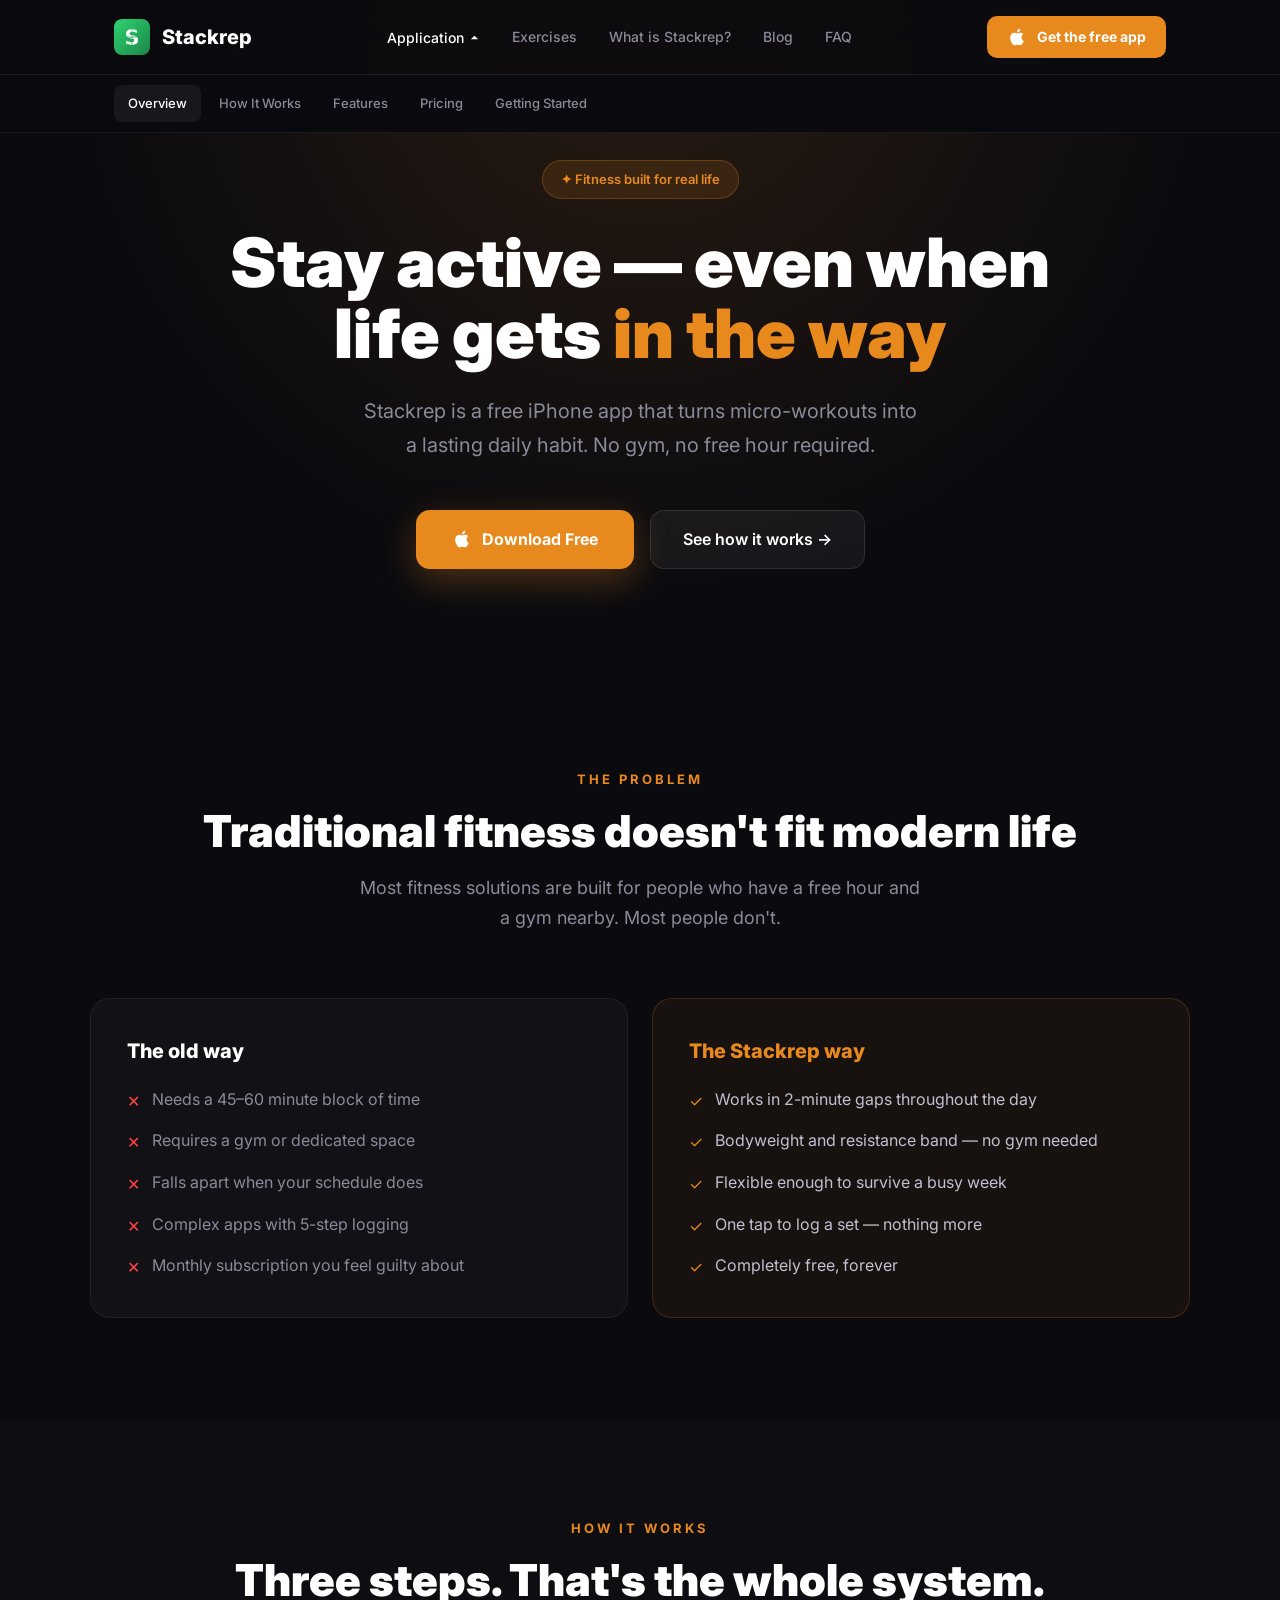
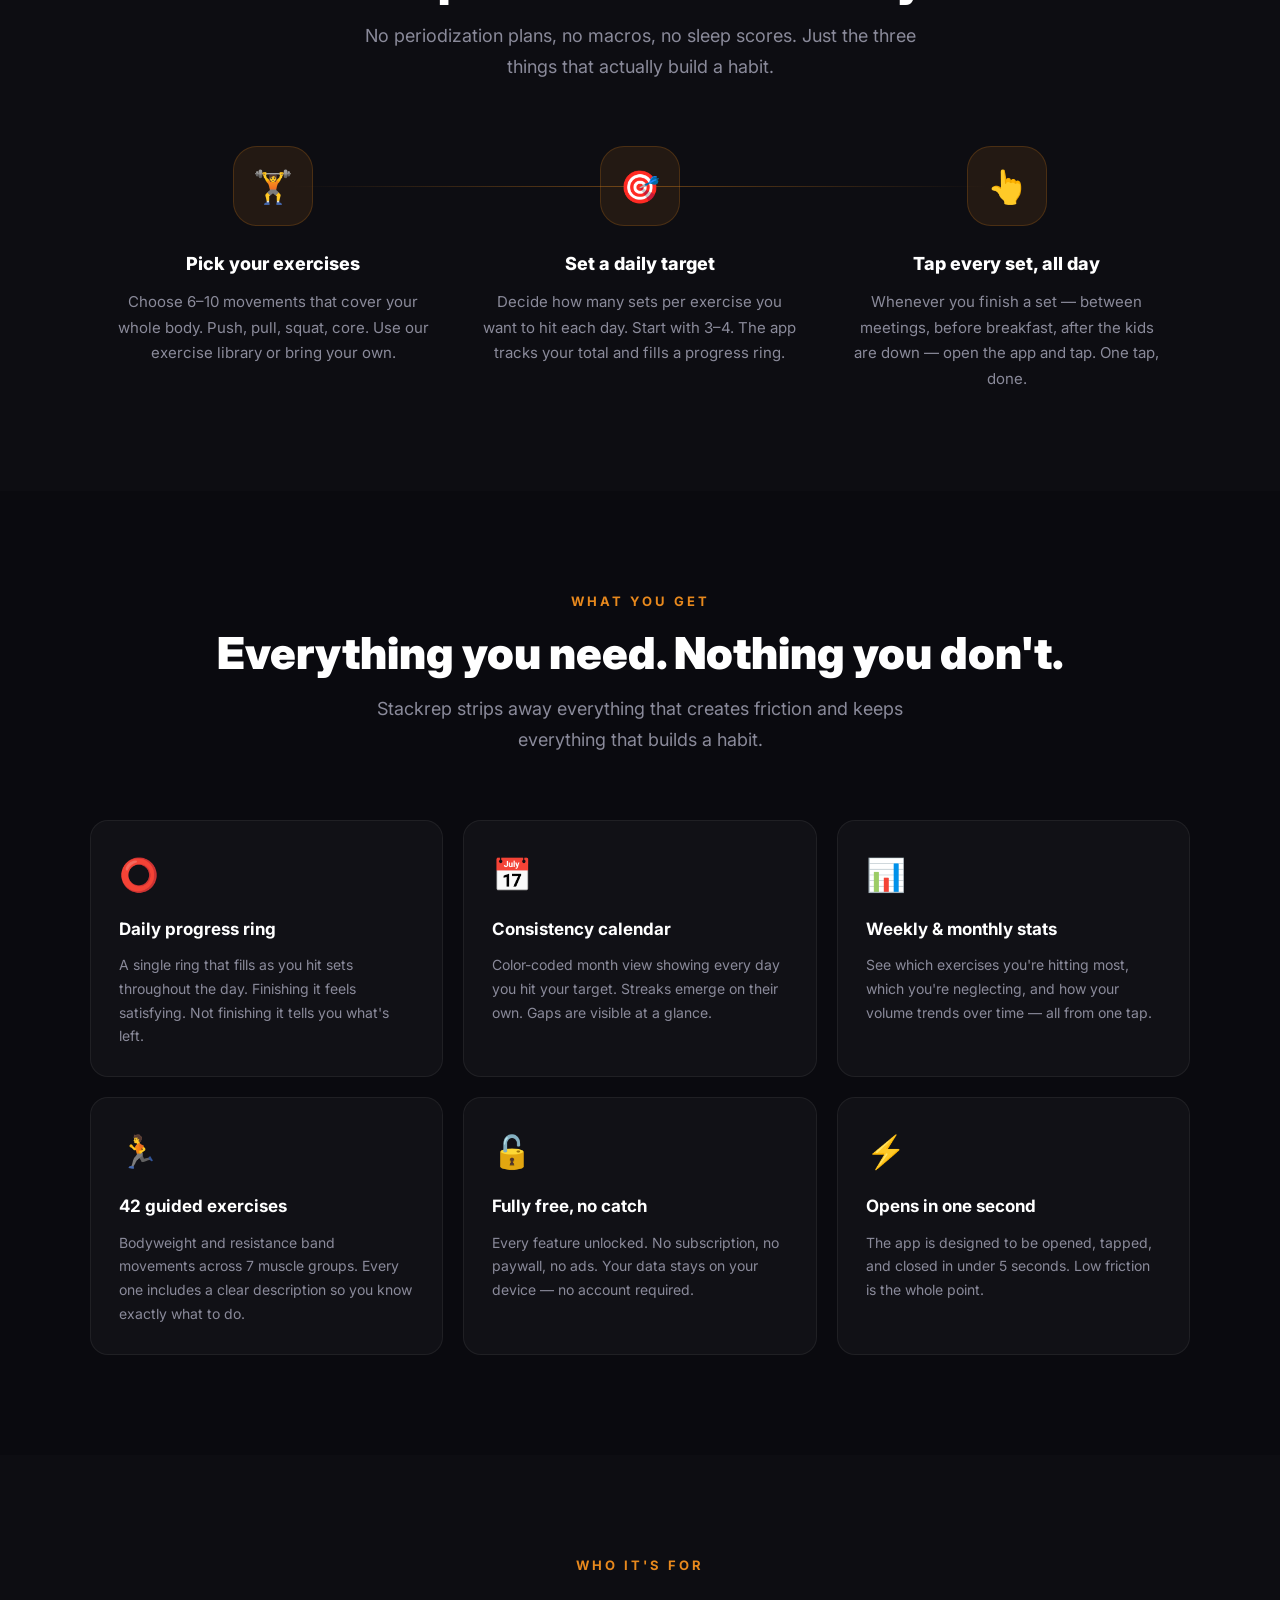
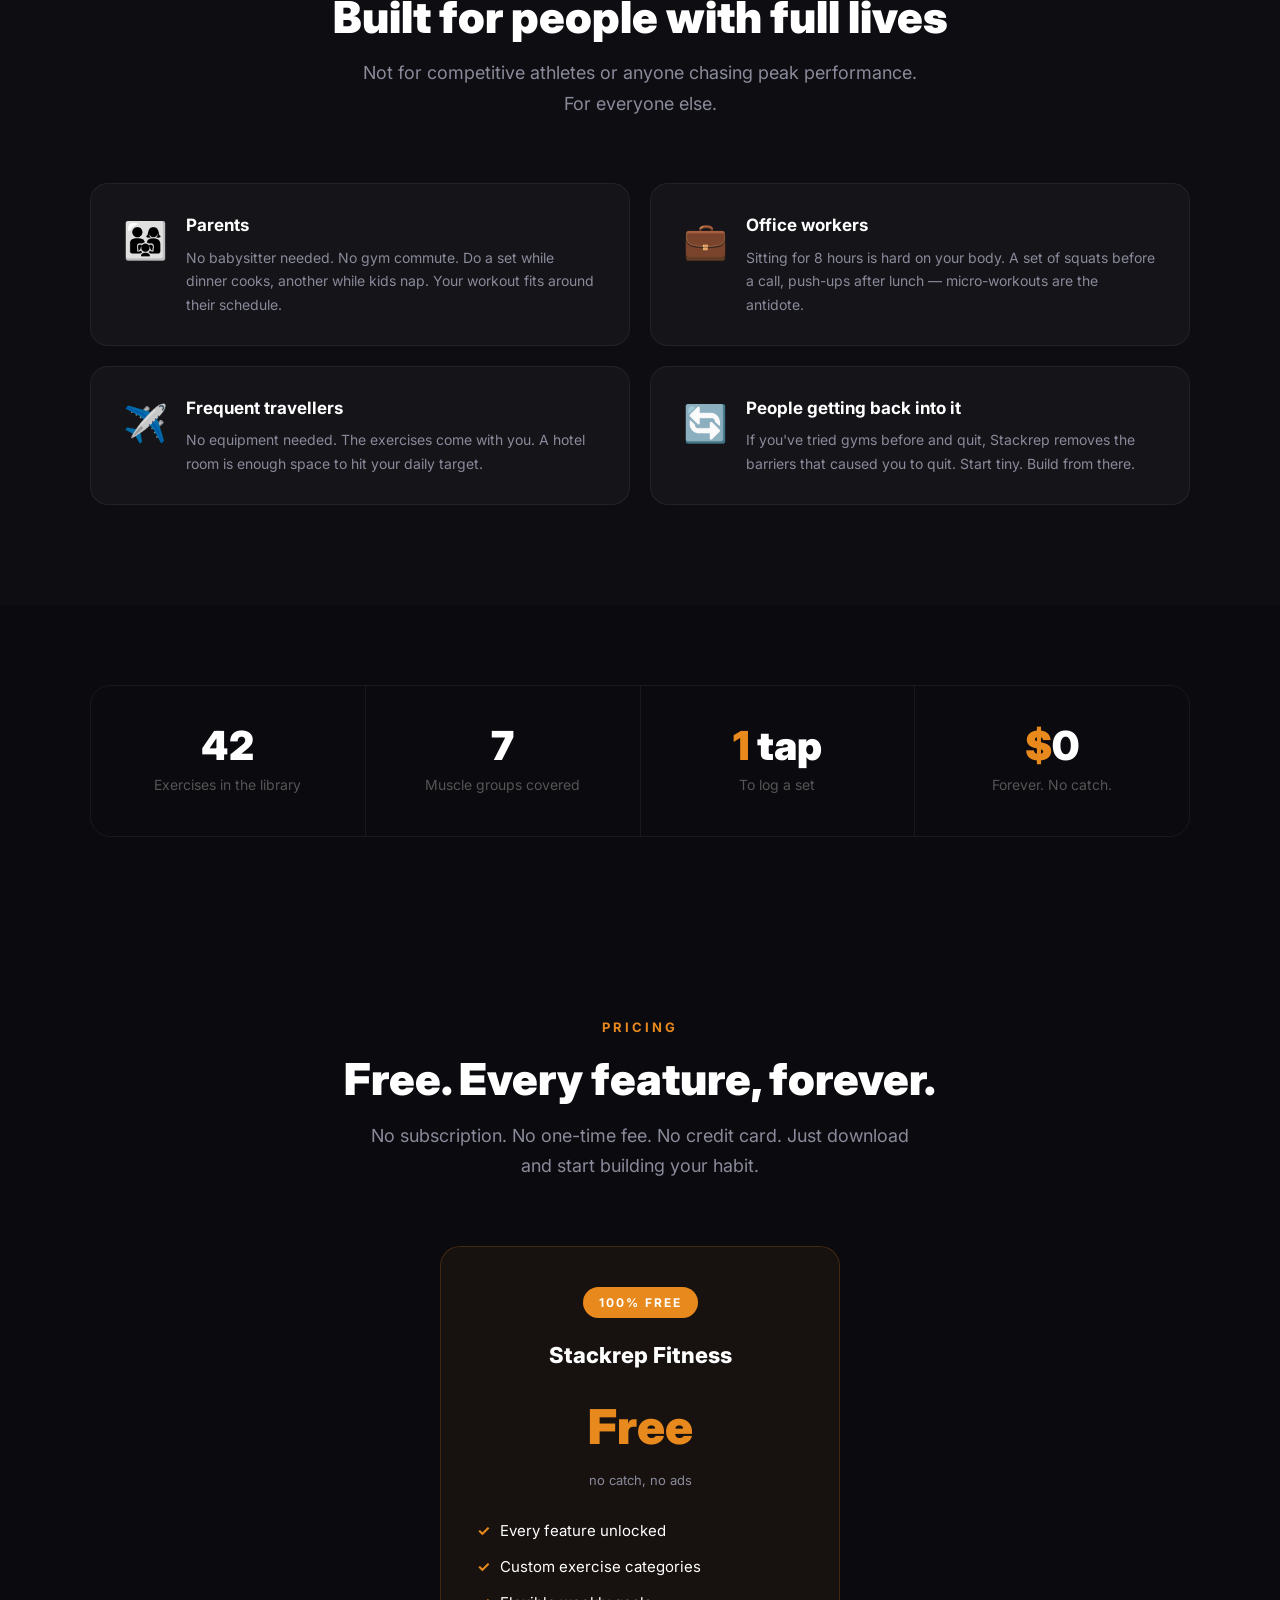
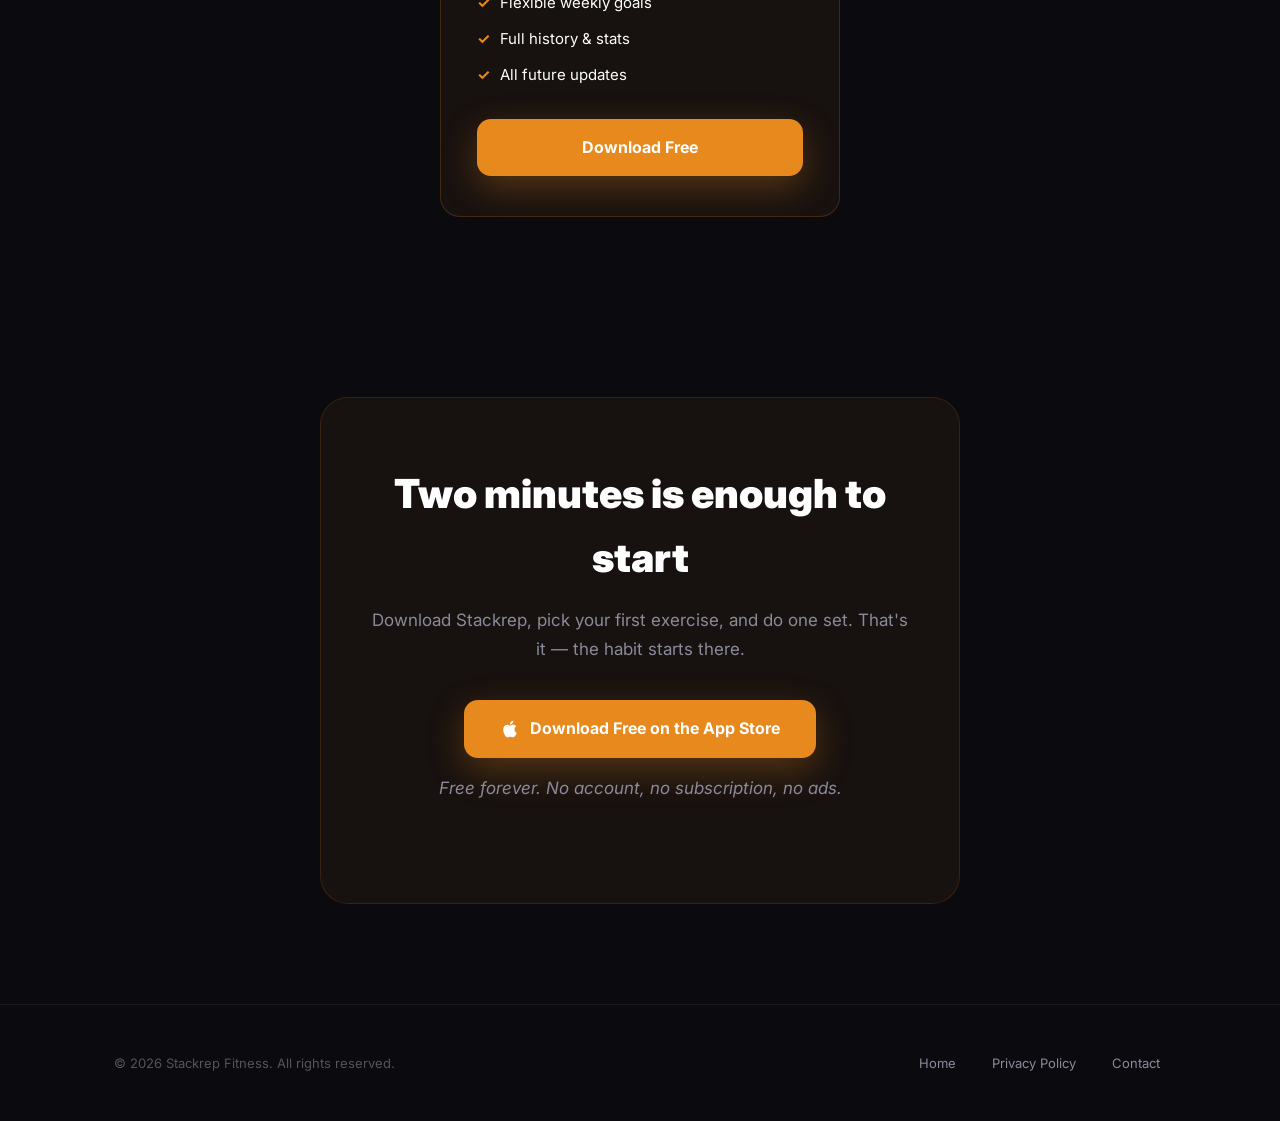
<file: overview.html>
<!DOCTYPE html>
<html lang="en">
<head>
  <!-- Google tag (gtag.js) -->
  <script async src="https://www.googletagmanager.com/gtag/js?id=G-XWR58ZESZ8"></script>
  <script>
    window.dataLayer = window.dataLayer || [];
    function gtag(){dataLayer.push(arguments);}
    gtag('js', new Date());
    gtag('config', 'G-XWR58ZESZ8');
  </script>
  <meta charset="UTF-8">
  <meta name="viewport" content="width=device-width, initial-scale=1.0">
  <title>How It Works — Stackrep Fitness</title>
  <meta name="description" content="Stackrep turns micro-workouts into a daily habit. Pick exercises, set your goal, tap every set — and watch your consistency compound over weeks.">
  <meta property="og:title" content="How Stackrep Works — Fitness Built for Real Life">
  <meta property="og:description" content="Pick exercises, set your goal, tap every set. No gym, no hour-long sessions, no subscriptions.">
  <meta property="og:image" content="https://stackrep.fit/app-screenshot.png">
  <meta property="og:url" content="https://stackrep.fit/overview.html">
  <meta property="og:type" content="website">
  <meta name="twitter:card" content="summary_large_image">
  <meta name="twitter:title" content="How Stackrep Works — Fitness Built for Real Life">
  <meta name="twitter:description" content="Pick exercises, set your goal, tap every set. No gym, no hour-long sessions, no subscriptions.">
  <meta name="twitter:image" content="https://stackrep.fit/app-screenshot.png">
  <link rel="icon" type="image/png" href="icon.png">
  <link rel="apple-touch-icon" href="icon.png">
  <link rel="preconnect" href="https://fonts.googleapis.com">
  <link href="https://fonts.googleapis.com/css2?family=Inter:wght@400;500;600;700;800;900&display=swap" rel="stylesheet">
  <style>
/* ===== RESET & BASE ===== */
*, *::before, *::after { margin: 0; padding: 0; box-sizing: border-box; }
html { scroll-behavior: smooth; }
body {
  font-family: 'Inter', -apple-system, BlinkMacSystemFont, sans-serif;
  background: #0a0a0f;
  color: #ffffff;
  line-height: 1.6;
  overflow-x: hidden;
}
a { color: #E8891D; text-decoration: none; transition: color 0.2s; }
a:hover { color: #f5a040; text-decoration: underline; }
img { max-width: 100%; display: block; }

/* ===== NAV ===== */
nav {
  position: fixed; top: 0; left: 0; right: 0; z-index: 100;
  background: rgba(10,10,15,0.85); backdrop-filter: blur(20px);
  border-bottom: 1px solid rgba(255,255,255,0.06);
}
.nav-inner {
  display: flex; align-items: center; justify-content: space-between;
  padding: 16px 24px; max-width: 1100px; margin: 0 auto;
}
.nav-brand {
  display: flex; align-items: center; gap: 12px;
  font-size: 20px; font-weight: 800; color: #fff; text-decoration: none;
}
.nav-brand:hover { color: #fff; text-decoration: none; }
.nav-brand img { width: 36px; height: 36px; border-radius: 8px; }
.nav-links { display: flex; gap: 32px; list-style: none; align-items: center; }
.nav-links > li > a {
  font-size: 14px; font-weight: 500; color: #8a8a9a;
  transition: color 0.2s; text-decoration: none;
}
.nav-links > li > a:hover { color: #fff; text-decoration: none; }
.nav-cta {
  padding: 10px 24px; background: #E8891D; color: #fff;
  font-size: 14px; font-weight: 600; border-radius: 10px;
  transition: transform 0.2s, box-shadow 0.2s; text-decoration: none;
}
.nav-cta:hover { transform: translateY(-2px); box-shadow: 0 8px 24px rgba(232,137,29,0.4); color: #fff; text-decoration: none; }
@media (max-width: 1024px) {
  .nav-links { display: none; }
  .nav-cta { display: none; }
  .nav-cta-btn { display: none; }
  nav .nav-mobile { display: block; }
  .nav-links.open {
    display: flex; flex-direction: column; position: absolute;
    top: 100%; left: 0; right: 0; background: rgba(10,10,15,0.98);
    padding: 24px; gap: 20px; border-bottom: 1px solid rgba(255,255,255,0.06);
    z-index: 99;
  }
  .nav-links.open li a, .nav-links.open li button { font-size: 16px; display: block; padding: 8px 0; }
}

/* ===== HERO ===== */
.hero {
  padding: 160px 24px 100px;
  text-align: center;
  position: relative;
  overflow: hidden;
}
.hero::before {
  content: ''; position: absolute; inset: 0;
  background: radial-gradient(ellipse at 50% 0%, rgba(232,137,29,0.14) 0%, transparent 65%);
  pointer-events: none;
}
.hero-badge {
  display: inline-flex; align-items: center; gap: 8px;
  background: rgba(232,137,29,0.12); border: 1px solid rgba(232,137,29,0.25);
  border-radius: 50px; padding: 8px 18px; margin-bottom: 28px;
  font-size: 13px; font-weight: 600; color: #E8891D; position: relative;
}
.hero h1 {
  font-size: clamp(40px, 6vw, 68px); font-weight: 900; line-height: 1.05;
  max-width: 820px; margin: 0 auto 24px; position: relative;
}
.hero h1 em { font-style: normal; color: #E8891D; }
.hero-sub {
  font-size: 20px; color: #8a8a9a; max-width: 560px; margin: 0 auto 48px;
  line-height: 1.7; position: relative;
}
.hero-actions {
  display: flex; gap: 16px; justify-content: center; flex-wrap: wrap;
  position: relative;
}
.btn-primary {
  display: inline-flex; align-items: center; gap: 10px;
  padding: 16px 36px; background: #E8891D; color: #fff;
  font-size: 16px; font-weight: 700; border-radius: 14px;
  transition: transform 0.2s, box-shadow 0.2s;
  box-shadow: 0 12px 36px rgba(232,137,29,0.3);
  text-decoration: none;
}
.btn-primary:hover { transform: translateY(-3px); box-shadow: 0 18px 48px rgba(232,137,29,0.4); color: #fff; text-decoration: none; }
.nav-inner .btn-primary { padding: 10px 20px; font-size: 14px; border-radius: 10px; box-shadow: none; }
.nav-inner .btn-primary:hover { box-shadow: 0 8px 24px rgba(232,137,29,0.4); }
.nav-mobile { display: none; background: none; border: none; cursor: pointer; padding: 4px; }
.nav-mobile span { display: block; width: 24px; height: 2px; background: #fff; margin: 5px 0; transition: 0.3s; }
.btn-ghost {
  display: inline-flex; align-items: center; gap: 10px;
  padding: 16px 32px; background: rgba(255,255,255,0.05);
  border: 1px solid rgba(255,255,255,0.1); color: #fff;
  font-size: 16px; font-weight: 600; border-radius: 14px;
  transition: background 0.2s; text-decoration: none;
}
.btn-ghost:hover { background: rgba(255,255,255,0.09); color: #fff; text-decoration: none; }

/* ===== PROBLEM SECTION ===== */
.section { padding: 100px 24px; }
.container { max-width: 1100px; margin: 0 auto; }
.section-label {
  font-size: 13px; font-weight: 700; letter-spacing: 3px; text-transform: uppercase;
  color: #E8891D; margin-bottom: 16px; text-align: center;
}
.section-title {
  font-size: clamp(30px, 4vw, 44px); font-weight: 900; line-height: 1.15;
  text-align: center; margin-bottom: 16px;
}
.section-sub {
  font-size: 18px; color: #8a8a9a; text-align: center;
  max-width: 560px; margin: 0 auto 64px; line-height: 1.7;
}

/* Problem vs solution split */
.split {
  display: grid; grid-template-columns: 1fr 1fr; gap: 24px;
}
.split-card {
  background: rgba(255,255,255,0.03);
  border: 1px solid rgba(255,255,255,0.06);
  border-radius: 20px; padding: 36px;
}
.split-card.highlight {
  background: rgba(232,137,29,0.06);
  border-color: rgba(232,137,29,0.2);
}
.split-card h3 {
  font-size: 20px; font-weight: 800; margin-bottom: 20px; color: #fff;
}
.split-card.highlight h3 { color: #E8891D; }
.problem-list, .solution-list { list-style: none; display: flex; flex-direction: column; gap: 14px; }
.problem-list li, .solution-list li {
  font-size: 16px; color: #8a8a9a; line-height: 1.6;
  display: flex; gap: 12px; align-items: flex-start;
}
.solution-list li { color: #c0c0d0; }
.icon-no { color: #ff4444; font-size: 16px; flex-shrink: 0; margin-top: 2px; }
.icon-yes { color: #E8891D; font-size: 16px; flex-shrink: 0; margin-top: 2px; }

/* ===== HOW IT WORKS ===== */
.how-section { padding: 100px 24px; background: rgba(255,255,255,0.01); }

.flow {
  display: grid; grid-template-columns: repeat(3, 1fr); gap: 0;
  position: relative; margin-top: 64px;
}
.flow::before {
  content: ''; position: absolute; top: 40px; left: calc(16.66% + 20px); right: calc(16.66% + 20px);
  height: 1px; background: linear-gradient(90deg, transparent, rgba(232,137,29,0.4), transparent);
}
.flow-step {
  display: flex; flex-direction: column; align-items: center;
  text-align: center; padding: 0 24px;
}
.flow-icon {
  width: 80px; height: 80px; border-radius: 24px;
  background: rgba(232,137,29,0.1); border: 1px solid rgba(232,137,29,0.2);
  display: flex; align-items: center; justify-content: center;
  font-size: 32px; margin-bottom: 24px; position: relative; z-index: 1;
}
.flow-step h3 { font-size: 18px; font-weight: 800; margin-bottom: 10px; color: #fff; }
.flow-step p { font-size: 15px; color: #8a8a9a; line-height: 1.7; }

/* ===== FEATURES ===== */
.features-grid {
  display: grid; grid-template-columns: repeat(3, 1fr); gap: 20px;
  margin-top: 64px;
}
.feature-card {
  background: rgba(255,255,255,0.03); border: 1px solid rgba(255,255,255,0.06);
  border-radius: 18px; padding: 28px;
  transition: border-color 0.25s, transform 0.25s;
}
.feature-card:hover { border-color: rgba(232,137,29,0.2); transform: translateY(-4px); }
.feature-icon { font-size: 32px; margin-bottom: 16px; }
.feature-card h3 { font-size: 17px; font-weight: 700; margin-bottom: 10px; color: #fff; }
.feature-card p { font-size: 14px; color: #8a8a9a; line-height: 1.7; }

/* ===== WHO IS IT FOR ===== */
.audience-grid {
  display: grid; grid-template-columns: repeat(2, 1fr); gap: 20px;
  margin-top: 64px;
}
.audience-card {
  background: rgba(255,255,255,0.03); border: 1px solid rgba(255,255,255,0.06);
  border-radius: 18px; padding: 28px 32px;
  display: flex; gap: 18px; align-items: flex-start;
}
.audience-emoji { font-size: 36px; flex-shrink: 0; }
.audience-card h3 { font-size: 17px; font-weight: 700; color: #fff; margin-bottom: 6px; }
.audience-card p { font-size: 14px; color: #8a8a9a; line-height: 1.7; }

/* ===== SOCIAL PROOF ===== */
.proof-section { padding: 80px 24px; }
.stats-row {
  display: flex; gap: 0; justify-content: center; flex-wrap: wrap;
  border: 1px solid rgba(255,255,255,0.06);
  border-radius: 20px; overflow: hidden;
}
.stat {
  flex: 1; min-width: 180px;
  padding: 40px 32px; text-align: center;
  border-right: 1px solid rgba(255,255,255,0.06);
}
.stat:last-child { border-right: none; }
.stat-num {
  font-size: 40px; font-weight: 900; color: #fff; line-height: 1;
  margin-bottom: 8px;
}
.stat-num span { color: #E8891D; }
.stat-label { font-size: 14px; color: #555; }

/* ===== CTA ===== */
.cta-section {
  padding: 80px 24px 100px; text-align: center;
}
.cta-box {
  max-width: 640px; margin: 0 auto;
  background: rgba(232,137,29,0.06); border: 1px solid rgba(232,137,29,0.15);
  border-radius: 28px; padding: 64px 48px;
}
.cta-box h2 { font-size: clamp(28px, 4vw, 40px); font-weight: 900; margin-bottom: 16px; }
.cta-box p { font-size: 17px; color: #8a8a9a; margin-bottom: 36px; line-height: 1.7; }
.price-note { font-size: 14px; color: #8a8a9a; margin-top: 16px; font-style: italic; }

/* ===== FOOTER ===== */
footer {
  background: #0a0a0f; border-top: 1px solid rgba(255,255,255,0.06);
  padding: 40px 0;
}
.footer-inner {
  max-width: 1100px; margin: 0 auto; padding: 0 24px;
  display: flex; justify-content: space-between; align-items: center;
  flex-wrap: wrap; gap: 16px;
}
.footer-inner p { font-size: 13px; color: #555; }
.footer-inner a { font-size: 13px; color: #8a8a9a; text-decoration: none; display: inline-block; padding: 8px 6px; }
.footer-inner a:hover { color: #fff; text-decoration: none; }
.footer-links { display: flex; gap: 24px; }
@media (max-width: 600px) { .footer-inner { flex-direction: column; text-align: center; } }

/* ===== RESPONSIVE ===== */
@media (max-width: 900px) {
  .features-grid { grid-template-columns: repeat(2, 1fr); }
  .flow { grid-template-columns: 1fr; gap: 40px; }
  .flow::before { display: none; }
}
@media (max-width: 768px) {
  .split { grid-template-columns: 1fr; }
  .audience-grid { grid-template-columns: 1fr; }
  .stats-row { flex-direction: column; }
  .stat { border-right: none; border-bottom: 1px solid rgba(255,255,255,0.06); }
  .stat:last-child { border-bottom: none; }
  .features-grid { grid-template-columns: 1fr; }
  .cta-box { padding: 40px 28px; }
}
  .subnav { display: none; border-top: 1px solid rgba(255,255,255,0.08); background: rgba(10,10,15,0.97); }
.subnav.open { display: block; }
.subnav-inner {
  max-width: 1100px; margin: 0 auto; padding: 10px 24px;
  display: flex; gap: 4px; align-items: center; flex-wrap: wrap;
}
.subnav-inner a {
  font-size: 13px; font-weight: 500; color: #8a8a9a;
  padding: 8px 14px; border-radius: 8px; text-decoration: none; display: inline-block;
  transition: background 0.15s, color 0.15s;
}
.subnav-inner a:hover { background: rgba(255,255,255,0.06); color: #fff; text-decoration: none; }
.nav-app-toggle {
  background: none; border: none; cursor: pointer;
  display: flex; align-items: center; gap: 5px;
  font-size: 14px; font-weight: 500; color: #8a8a9a;
  transition: color 0.2s; padding: 0; font-family: inherit;
}
.nav-app-toggle:hover { color: #fff; }
.nav-links a.active { color: #fff; }
.nav-app-toggle.active { color: #fff; }
.subnav-inner a.active { color: #fff; background: rgba(255,255,255,0.06); }

/* ===== Tablet & mobile navigation (cleaner menu) — desktop unchanged ===== */
@media (max-width: 1024px) {
  /* Hide the app-store button in the top bar so it no longer crowds the logo */
  .nav-inner .btn-primary { display: none !important; }
  /* Solid bar + let the menu stack in-flow underneath it */
  nav { background: #0a0a0f; }
  .nav-inner { flex-wrap: wrap; }
  /* keep brand + hamburger on the top row, menu wraps below */
  .nav-brand { order: 0; }
  .nav-mobile { order: 1; }
  .nav-links { order: 2; }
  /* Main menu: full-width, opaque, left-aligned vertical list */
  .nav-links { display: none; }
  .nav-links.open {
    display: flex; flex-direction: column; align-items: stretch;
    position: static; width: 100%; flex-basis: 100%;
    background: #0a0a0f; padding: 8px 0 0; margin: 0; gap: 0; border: none;
  }
  .nav-links.open > li { width: 100%; }
  .nav-links.open > li > a,
  .nav-links.open > li > button {
    display: flex; align-items: center; justify-content: space-between;
    width: 100%; box-sizing: border-box; padding: 16px 24px; margin: 0;
    font-size: 16px; color: #fff; text-align: left;
    border-top: 1px solid rgba(255,255,255,0.07); border-radius: 0;
  }
  /* Move "Application" to the bottom so its submenu sits directly under it */
  .nav-links.open > li:first-child { order: 5; }
  /* Application submenu: indented accordion, only visible while the menu is open */
  .subnav.open { display: none; }
  .nav-inner:has(.nav-links.open) + .subnav.open { display: block; }
  .subnav { flex-basis: 100%; width: 100%; background: #0a0a0f; border: none; }
  .subnav-inner {
    flex-direction: column; align-items: stretch;
    max-width: none; margin: 0; padding: 0; gap: 0;
  }
  .subnav-inner a {
    display: block; width: 100%; box-sizing: border-box;
    padding: 14px 24px 14px 44px; margin: 0; border-radius: 0; font-size: 15px;
    border-top: 1px solid rgba(255,255,255,0.05);
  }
}
</style>
</head>
<body>

<!-- NAV -->
<nav>
  <div class="nav-inner">
    <a href="index.html" class="nav-brand">
      <img src="icon.png" alt="Stackrep"> Stackrep
    </a>
    <ul class="nav-links" id="navLinks">
      <li><button class="nav-app-toggle" id="appToggle" onclick="toggleSubnav(this)">Application <svg width="11" height="11" viewBox="0 0 12 12" fill="currentColor" style="transition:transform 0.2s"><path d="M2 4l4 4 4-4"/></svg></button></li>
      <li><a href="exercises.html">Exercises</a></li>
      <li><a href="what-is-stackrep.html">What is Stackrep?</a></li>
      <li><a href="blog.html">Blog</a></li>
      <li><a href="faq.html">FAQ</a></li>
    </ul>
    <a href="https://apps.apple.com/app/stackrep-fitness/id6759266222" class="btn-primary">
    <svg width="20" height="20" fill="currentColor" viewBox="0 0 24 24"><path d="M18.71 19.5c-.83 1.24-1.71 2.45-3.05 2.47-1.34.03-1.77-.79-3.29-.79-1.53 0-2 .77-3.27.82-1.31.05-2.3-1.32-3.14-2.53C4.25 17 2.94 12.45 4.7 9.39c.87-1.52 2.43-2.48 4.12-2.51 1.28-.02 2.5.87 3.29.87.78 0 2.26-1.07 3.8-.91.65.03 2.47.26 3.64 1.98-.09.06-2.17 1.28-2.15 3.81.03 3.02 2.65 4.03 2.68 4.04-.03.07-.42 1.44-1.38 2.83M13 3.5c.73-.83 1.94-1.46 2.94-1.5.13 1.17-.34 2.35-1.04 3.19-.69.85-1.83 1.51-2.95 1.42-.15-1.15.41-2.35 1.05-3.11z"/></svg>
    Get the free app
  </a>
    <button class="nav-mobile" id="navToggle" aria-label="Toggle menu">
      <span></span><span></span><span></span>
    </button>
  </div>
  <div class="subnav" id="subnav">
    <div class="subnav-inner">
      <a href="overview.html">Overview</a>
      <a href="overview.html#how">How It Works</a>
      <a href="overview.html#features">Features</a>
      <a href="overview.html#pricing">Pricing</a>
      <a href="getting-started.html">Getting Started</a>
    </div>
  </div>
</nav>

<!-- HERO -->
<section class="hero">
  <div class="hero-badge">✦ Fitness built for real life</div>
  <h1>Stay active — even when<br>life gets <em>in the way</em></h1>
  <p class="hero-sub">Stackrep is a free iPhone app that turns micro-workouts into a lasting daily habit. No gym, no free hour required.</p>
  <div class="hero-actions">
    <a href="https://apps.apple.com/app/stackrep-fitness/id6759266222" class="btn-primary">
      <svg width="20" height="20" fill="currentColor" viewBox="0 0 24 24"><path d="M18.71 19.5c-.83 1.24-1.71 2.45-3.05 2.47-1.34.03-1.77-.79-3.29-.79-1.53 0-2 .77-3.27.82-1.31.05-2.3-1.32-3.14-2.53C4.25 17 2.94 12.45 4.7 9.39c.87-1.52 2.43-2.48 4.12-2.51 1.28-.02 2.5.87 3.29.87.78 0 2.26-1.07 3.8-.91.65.03 2.47.26 3.64 1.98-.09.06-2.17 1.28-2.15 3.81.03 3.02 2.65 4.03 2.68 4.04-.03.07-.42 1.44-1.38 2.83M13 3.5c.73-.83 1.94-1.46 2.94-1.5.13 1.17-.34 2.35-1.04 3.19-.69.85-1.83 1.51-2.95 1.42-.15-1.15.41-2.35 1.05-3.11z"/></svg>
      Download Free
    </a>
    <a href="getting-started.html" class="btn-ghost">See how it works →</a>
  </div>
</section>

<!-- PROBLEM / SOLUTION -->
<section class="section">
  <div class="container">
    <div class="section-label">The Problem</div>
    <h2 class="section-title">Traditional fitness doesn't fit modern life</h2>
    <p class="section-sub">Most fitness solutions are built for people who have a free hour and a gym nearby. Most people don't.</p>

    <div class="split">
      <div class="split-card">
        <h3>The old way</h3>
        <ul class="problem-list">
          <li><span class="icon-no">✕</span> Needs a 45–60 minute block of time</li>
          <li><span class="icon-no">✕</span> Requires a gym or dedicated space</li>
          <li><span class="icon-no">✕</span> Falls apart when your schedule does</li>
          <li><span class="icon-no">✕</span> Complex apps with 5-step logging</li>
          <li><span class="icon-no">✕</span> Monthly subscription you feel guilty about</li>
        </ul>
      </div>
      <div class="split-card highlight">
        <h3>The Stackrep way</h3>
        <ul class="solution-list">
          <li><span class="icon-yes">✓</span> Works in 2-minute gaps throughout the day</li>
          <li><span class="icon-yes">✓</span> Bodyweight and resistance band — no gym needed</li>
          <li><span class="icon-yes">✓</span> Flexible enough to survive a busy week</li>
          <li><span class="icon-yes">✓</span> One tap to log a set — nothing more</li>
          <li><span class="icon-yes">✓</span> Completely free, forever</li>
        </ul>
      </div>
    </div>
  </div>
</section>

<!-- HOW IT WORKS -->
<section class="how-section" id="how">
  <div class="container">
    <div class="section-label">How It Works</div>
    <h2 class="section-title">Three steps. That's the whole system.</h2>
    <p class="section-sub">No periodization plans, no macros, no sleep scores. Just the three things that actually build a habit.</p>

    <div class="flow">
      <div class="flow-step">
        <div class="flow-icon">🏋️</div>
        <h3>Pick your exercises</h3>
        <p>Choose 6–10 movements that cover your whole body. Push, pull, squat, core. Use our exercise library or bring your own.</p>
      </div>
      <div class="flow-step">
        <div class="flow-icon">🎯</div>
        <h3>Set a daily target</h3>
        <p>Decide how many sets per exercise you want to hit each day. Start with 3–4. The app tracks your total and fills a progress ring.</p>
      </div>
      <div class="flow-step">
        <div class="flow-icon">👆</div>
        <h3>Tap every set, all day</h3>
        <p>Whenever you finish a set — between meetings, before breakfast, after the kids are down — open the app and tap. One tap, done.</p>
      </div>
    </div>
  </div>
</section>

<!-- FEATURES -->
<section class="section" id="features">
  <div class="container">
    <div class="section-label">What You Get</div>
    <h2 class="section-title">Everything you need. Nothing you don't.</h2>
    <p class="section-sub">Stackrep strips away everything that creates friction and keeps everything that builds a habit.</p>

    <div class="features-grid">
      <div class="feature-card">
        <div class="feature-icon">⭕</div>
        <h3>Daily progress ring</h3>
        <p>A single ring that fills as you hit sets throughout the day. Finishing it feels satisfying. Not finishing it tells you what's left.</p>
      </div>
      <div class="feature-card">
        <div class="feature-icon">📅</div>
        <h3>Consistency calendar</h3>
        <p>Color-coded month view showing every day you hit your target. Streaks emerge on their own. Gaps are visible at a glance.</p>
      </div>
      <div class="feature-card">
        <div class="feature-icon">📊</div>
        <h3>Weekly & monthly stats</h3>
        <p>See which exercises you're hitting most, which you're neglecting, and how your volume trends over time — all from one tap.</p>
      </div>
      <div class="feature-card">
        <div class="feature-icon">🏃</div>
        <h3>42 guided exercises</h3>
        <p>Bodyweight and resistance band movements across 7 muscle groups. Every one includes a clear description so you know exactly what to do.</p>
      </div>
      <div class="feature-card">
        <div class="feature-icon">🔓</div>
        <h3>Fully free, no catch</h3>
        <p>Every feature unlocked. No subscription, no paywall, no ads. Your data stays on your device — no account required.</p>
      </div>
      <div class="feature-card">
        <div class="feature-icon">⚡</div>
        <h3>Opens in one second</h3>
        <p>The app is designed to be opened, tapped, and closed in under 5 seconds. Low friction is the whole point.</p>
      </div>
    </div>
  </div>
</section>

<!-- WHO IT'S FOR -->
<section class="how-section">
  <div class="container">
    <div class="section-label">Who It's For</div>
    <h2 class="section-title">Built for people with full lives</h2>
    <p class="section-sub">Not for competitive athletes or anyone chasing peak performance. For everyone else.</p>

    <div class="audience-grid">
      <div class="audience-card">
        <div class="audience-emoji">👨‍👩‍👧</div>
        <div>
          <h3>Parents</h3>
          <p>No babysitter needed. No gym commute. Do a set while dinner cooks, another while kids nap. Your workout fits around their schedule.</p>
        </div>
      </div>
      <div class="audience-card">
        <div class="audience-emoji">💼</div>
        <div>
          <h3>Office workers</h3>
          <p>Sitting for 8 hours is hard on your body. A set of squats before a call, push-ups after lunch — micro-workouts are the antidote.</p>
        </div>
      </div>
      <div class="audience-card">
        <div class="audience-emoji">✈️</div>
        <div>
          <h3>Frequent travellers</h3>
          <p>No equipment needed. The exercises come with you. A hotel room is enough space to hit your daily target.</p>
        </div>
      </div>
      <div class="audience-card">
        <div class="audience-emoji">🔄</div>
        <div>
          <h3>People getting back into it</h3>
          <p>If you've tried gyms before and quit, Stackrep removes the barriers that caused you to quit. Start tiny. Build from there.</p>
        </div>
      </div>
    </div>
  </div>
</section>

<!-- STATS -->
<section class="proof-section">
  <div class="container">
    <div class="stats-row">
      <div class="stat">
        <div class="stat-num">42</div>
        <div class="stat-label">Exercises in the library</div>
      </div>
      <div class="stat">
        <div class="stat-num">7</div>
        <div class="stat-label">Muscle groups covered</div>
      </div>
      <div class="stat">
        <div class="stat-num"><span>1</span> tap</div>
        <div class="stat-label">To log a set</div>
      </div>
      <div class="stat">
        <div class="stat-num"><span>$</span>0</div>
        <div class="stat-label">Forever. No catch.</div>
      </div>
    </div>
  </div>
</section>

<!-- PRICING -->
<section class="section" id="pricing">
  <div class="container">
    <div class="section-label">Pricing</div>
    <h2 class="section-title">Free. Every feature, forever.</h2>
    <p class="section-sub">No subscription. No one-time fee. No credit card. Just download and start building your habit.</p>
    <div style="max-width:400px;margin:0 auto;background:rgba(232,137,29,0.06);border:1px solid rgba(232,137,29,0.2);border-radius:20px;padding:40px 36px;text-align:center;">
      <div style="display:inline-block;background:#E8891D;color:#fff;font-size:12px;font-weight:700;letter-spacing:2px;text-transform:uppercase;padding:6px 16px;border-radius:50px;margin-bottom:20px;">100% Free</div>
      <h3 style="font-size:22px;font-weight:800;margin-bottom:8px;">Stackrep Fitness</h3>
      <div style="font-size:48px;font-weight:900;color:#E8891D;margin:16px 0 4px;">Free</div>
      <div style="font-size:13px;color:#8a8a9a;margin-bottom:28px;">no catch, no ads</div>
      <ul style="list-style:none;text-align:left;margin-bottom:32px;display:flex;flex-direction:column;gap:12px;">
        <li style="display:flex;align-items:center;gap:10px;font-size:15px;"><span style="color:#E8891D;font-weight:700;">✓</span> Every feature unlocked</li>
        <li style="display:flex;align-items:center;gap:10px;font-size:15px;"><span style="color:#E8891D;font-weight:700;">✓</span> Custom exercise categories</li>
        <li style="display:flex;align-items:center;gap:10px;font-size:15px;"><span style="color:#E8891D;font-weight:700;">✓</span> Flexible weekly goals</li>
        <li style="display:flex;align-items:center;gap:10px;font-size:15px;"><span style="color:#E8891D;font-weight:700;">✓</span> Full history &amp; stats</li>
        <li style="display:flex;align-items:center;gap:10px;font-size:15px;"><span style="color:#E8891D;font-weight:700;">✓</span> All future updates</li>
      </ul>
      <a href="https://apps.apple.com/app/stackrep-fitness/id6759266222" class="btn-primary" style="width:100%;justify-content:center;">Download Free</a>
    </div>
  </div>
</section>

<!-- CTA -->
<section class="cta-section">
  <div class="cta-box">
    <h2>Two minutes is enough to start</h2>
    <p>Download Stackrep, pick your first exercise, and do one set. That's it — the habit starts there.</p>
    <a href="https://apps.apple.com/app/stackrep-fitness/id6759266222" class="btn-primary">
      <svg width="20" height="20" fill="currentColor" viewBox="0 0 24 24"><path d="M18.71 19.5c-.83 1.24-1.71 2.45-3.05 2.47-1.34.03-1.77-.79-3.29-.79-1.53 0-2 .77-3.27.82-1.31.05-2.3-1.32-3.14-2.53C4.25 17 2.94 12.45 4.7 9.39c.87-1.52 2.43-2.48 4.12-2.51 1.28-.02 2.5.87 3.29.87.78 0 2.26-1.07 3.8-.91.65.03 2.47.26 3.64 1.98-.09.06-2.17 1.28-2.15 3.81.03 3.02 2.65 4.03 2.68 4.04-.03.07-.42 1.44-1.38 2.83M13 3.5c.73-.83 1.94-1.46 2.94-1.5.13 1.17-.34 2.35-1.04 3.19-.69.85-1.83 1.51-2.95 1.42-.15-1.15.41-2.35 1.05-3.11z"/></svg>
      Download Free on the App Store
    </a>
    <p class="price-note">Free forever. No account, no subscription, no ads.</p>
  </div>
</section>

<!-- FOOTER -->
<footer>
  <div class="footer-inner">
    <p>&copy; 2026 Stackrep Fitness. All rights reserved.</p>
    <div class="footer-links">
      <a href="/">Home</a>
      <a href="privacy.html">Privacy Policy</a>
      <a href="mailto:gyepesarpi@gmail.com">Contact</a>
    </div>
  </div>
</footer>

<script>
function toggleSubnav(btn) {
  var s = document.getElementById('subnav');
  var open = s.classList.toggle('open');
  btn.querySelector('svg').style.transform = open ? 'rotate(180deg)' : '';
}
document.addEventListener('click', function(e) {
  if (!e.target.closest('#appToggle') && !e.target.closest('#subnav')) {
    var s = document.getElementById('subnav');
    if (s) { s.classList.remove('open'); var btn = document.getElementById('appToggle'); if (btn) btn.querySelector('svg').style.transform = ''; }
  }
});
(function() {
  var page = window.location.pathname.split('/').pop() || 'index.html';
  var appPages = ['index.html', 'overview.html', 'getting-started.html'];
  if (appPages.indexOf(page) > -1 || (page === '' )) {
    var btn = document.getElementById('appToggle');
    if (btn) btn.classList.add('active');
    // Auto-open subnav on application pages
    var s = document.getElementById('subnav');
    if (s) { s.classList.add('open'); if (btn) btn.querySelector('svg').style.transform = 'rotate(180deg)'; }
    // Highlight matching subnav link
    document.querySelectorAll('.subnav-inner a').forEach(function(a) {
      var h = a.getAttribute('href').split('/').pop().split('#')[0];
      if (h === page || (page === '' && a.getAttribute('href') === 'overview.html')) return;
      if (h === page) a.classList.add('active');
    });
    // Highlight overview link when on index (since it's the app landing)
    if (page === 'index.html' || page === '') {
      var ov = document.querySelector('.subnav-inner a[href="overview.html"]');
      // don't highlight overview specifically on index, just keep subnav open
    } else {
      document.querySelectorAll('.subnav-inner a').forEach(function(a) {
        if (a.getAttribute('href') === page) a.classList.add('active');
      });
    }
  } else {
    document.querySelectorAll('.nav-links > li > a').forEach(function(a) {
      if (a.getAttribute('href') === page) a.classList.add('active');
    });
  }
})();

// Mobile nav toggle
(function() {
  var toggle = document.getElementById('navToggle');
  var links = document.getElementById('navLinks');
  if (toggle && links) {
    toggle.addEventListener('click', function() { links.classList.toggle('open'); });
    links.querySelectorAll('a').forEach(function(a) {
      a.addEventListener('click', function() { links.classList.remove('open'); });
    });
  }
})();
</script>
</body>
</html>
</file>
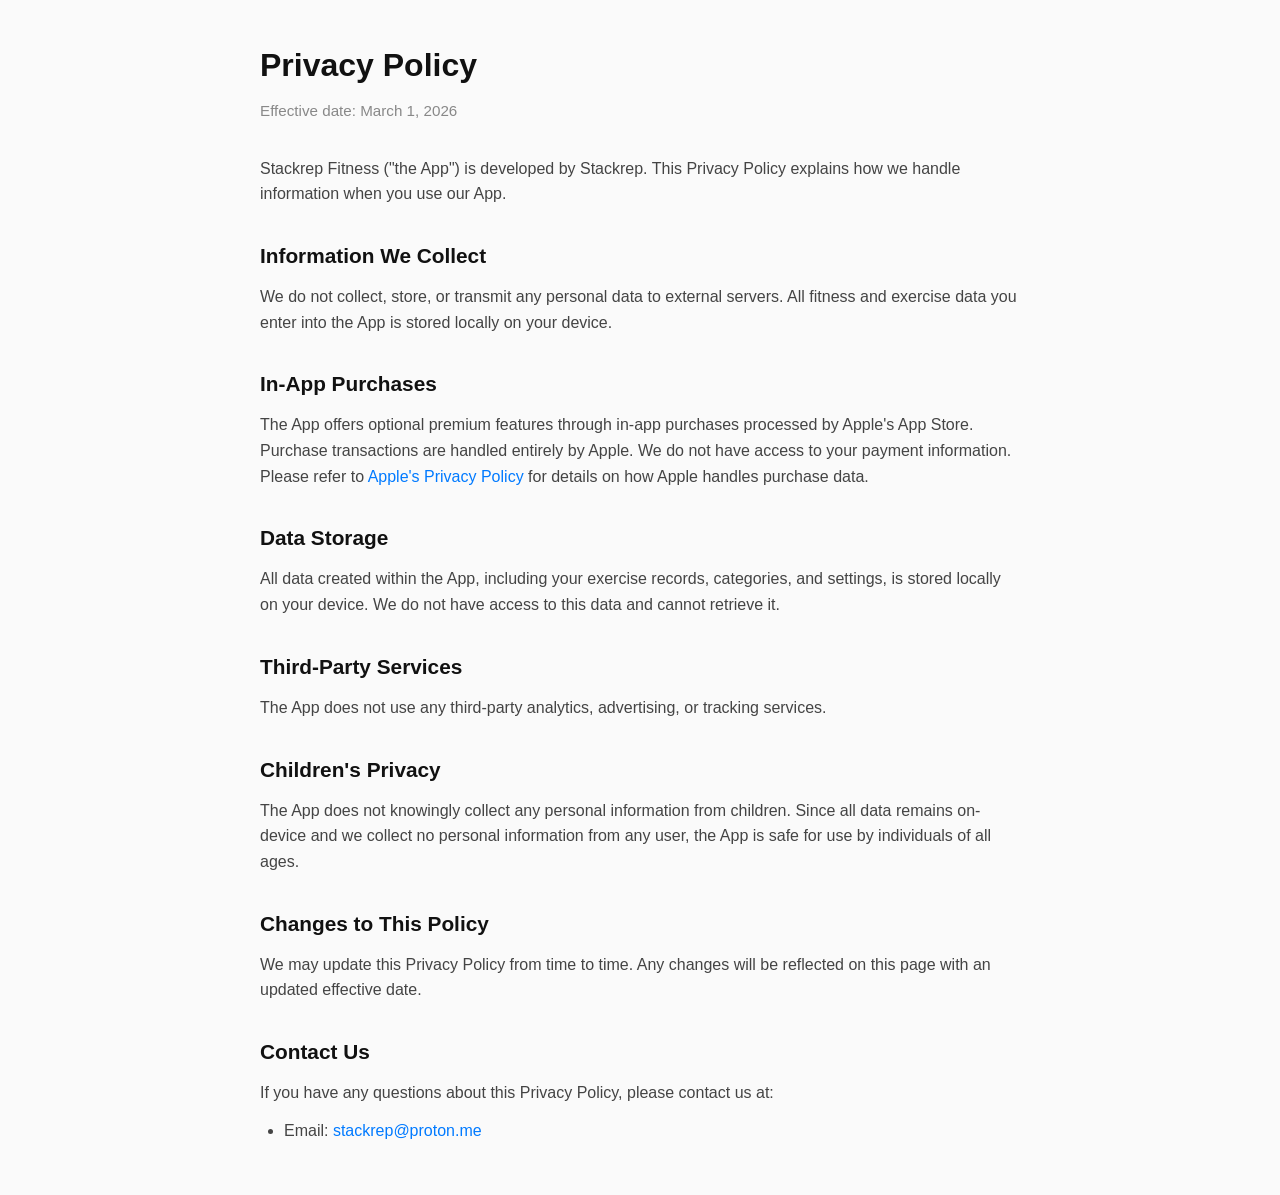
<file: privacy.html>
<!DOCTYPE html>
<html lang="en">
<head>
    <meta charset="UTF-8">
    <meta name="viewport" content="width=device-width, initial-scale=1.0">
    <title>Stackrep Fitness - Privacy Policy</title>
    <style>
        * { margin: 0; padding: 0; box-sizing: border-box; }
        body {
            font-family: -apple-system, BlinkMacSystemFont, "Segoe UI", Roboto, Helvetica, Arial, sans-serif;
            line-height: 1.6;
            color: #333;
            max-width: 800px;
            margin: 0 auto;
            padding: 40px 20px;
            background: #fafafa;
        }
        h1 { font-size: 2em; margin-bottom: 8px; color: #111; }
        h2 { font-size: 1.3em; margin-top: 32px; margin-bottom: 12px; color: #111; }
        p, li { margin-bottom: 12px; font-size: 1em; color: #444; }
        ul { padding-left: 24px; }
        .effective-date { color: #888; font-size: 0.95em; margin-bottom: 32px; }
        a { color: #007AFF; text-decoration: none; }
        a:hover { text-decoration: underline; }
    </style>
</head>
<body>
    <h1>Privacy Policy</h1>
    <p class="effective-date">Effective date: March 1, 2026</p>

    <p>Stackrep Fitness ("the App") is developed by Stackrep. This Privacy Policy explains how we handle information when you use our App.</p>

    <h2>Information We Collect</h2>
    <p>We do not collect, store, or transmit any personal data to external servers. All fitness and exercise data you enter into the App is stored locally on your device.</p>

    <h2>In-App Purchases</h2>
    <p>The App offers optional premium features through in-app purchases processed by Apple's App Store. Purchase transactions are handled entirely by Apple. We do not have access to your payment information. Please refer to <a href="https://www.apple.com/legal/privacy/">Apple's Privacy Policy</a> for details on how Apple handles purchase data.</p>

    <h2>Data Storage</h2>
    <p>All data created within the App, including your exercise records, categories, and settings, is stored locally on your device. We do not have access to this data and cannot retrieve it.</p>

    <h2>Third-Party Services</h2>
    <p>The App does not use any third-party analytics, advertising, or tracking services.</p>

    <h2>Children's Privacy</h2>
    <p>The App does not knowingly collect any personal information from children. Since all data remains on-device and we collect no personal information from any user, the App is safe for use by individuals of all ages.</p>

    <h2>Changes to This Policy</h2>
    <p>We may update this Privacy Policy from time to time. Any changes will be reflected on this page with an updated effective date.</p>

    <h2>Contact Us</h2>
    <p>If you have any questions about this Privacy Policy, please contact us at:</p>
    <ul>
        <li>Email: <a href="mailto:stackrep@proton.me">stackrep@proton.me</a></li>
    </ul>
</body>
</html>
</file>
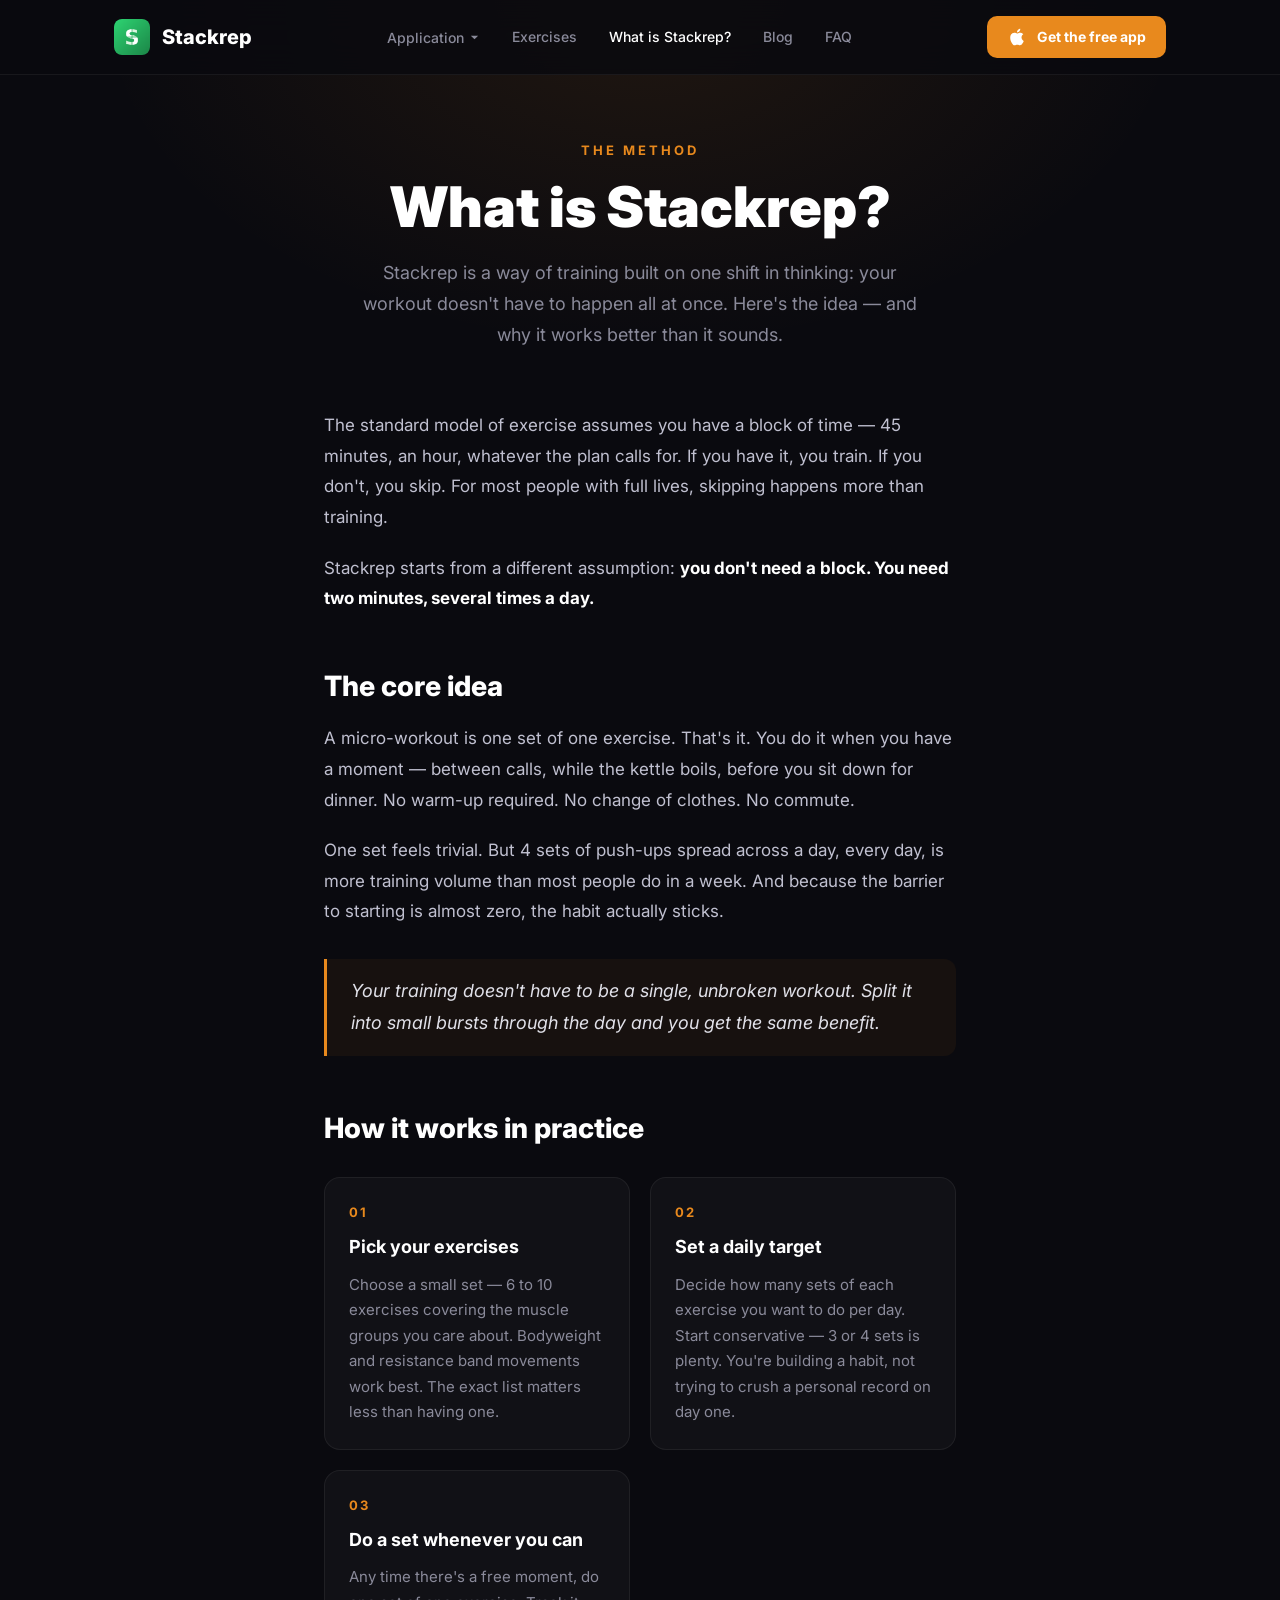
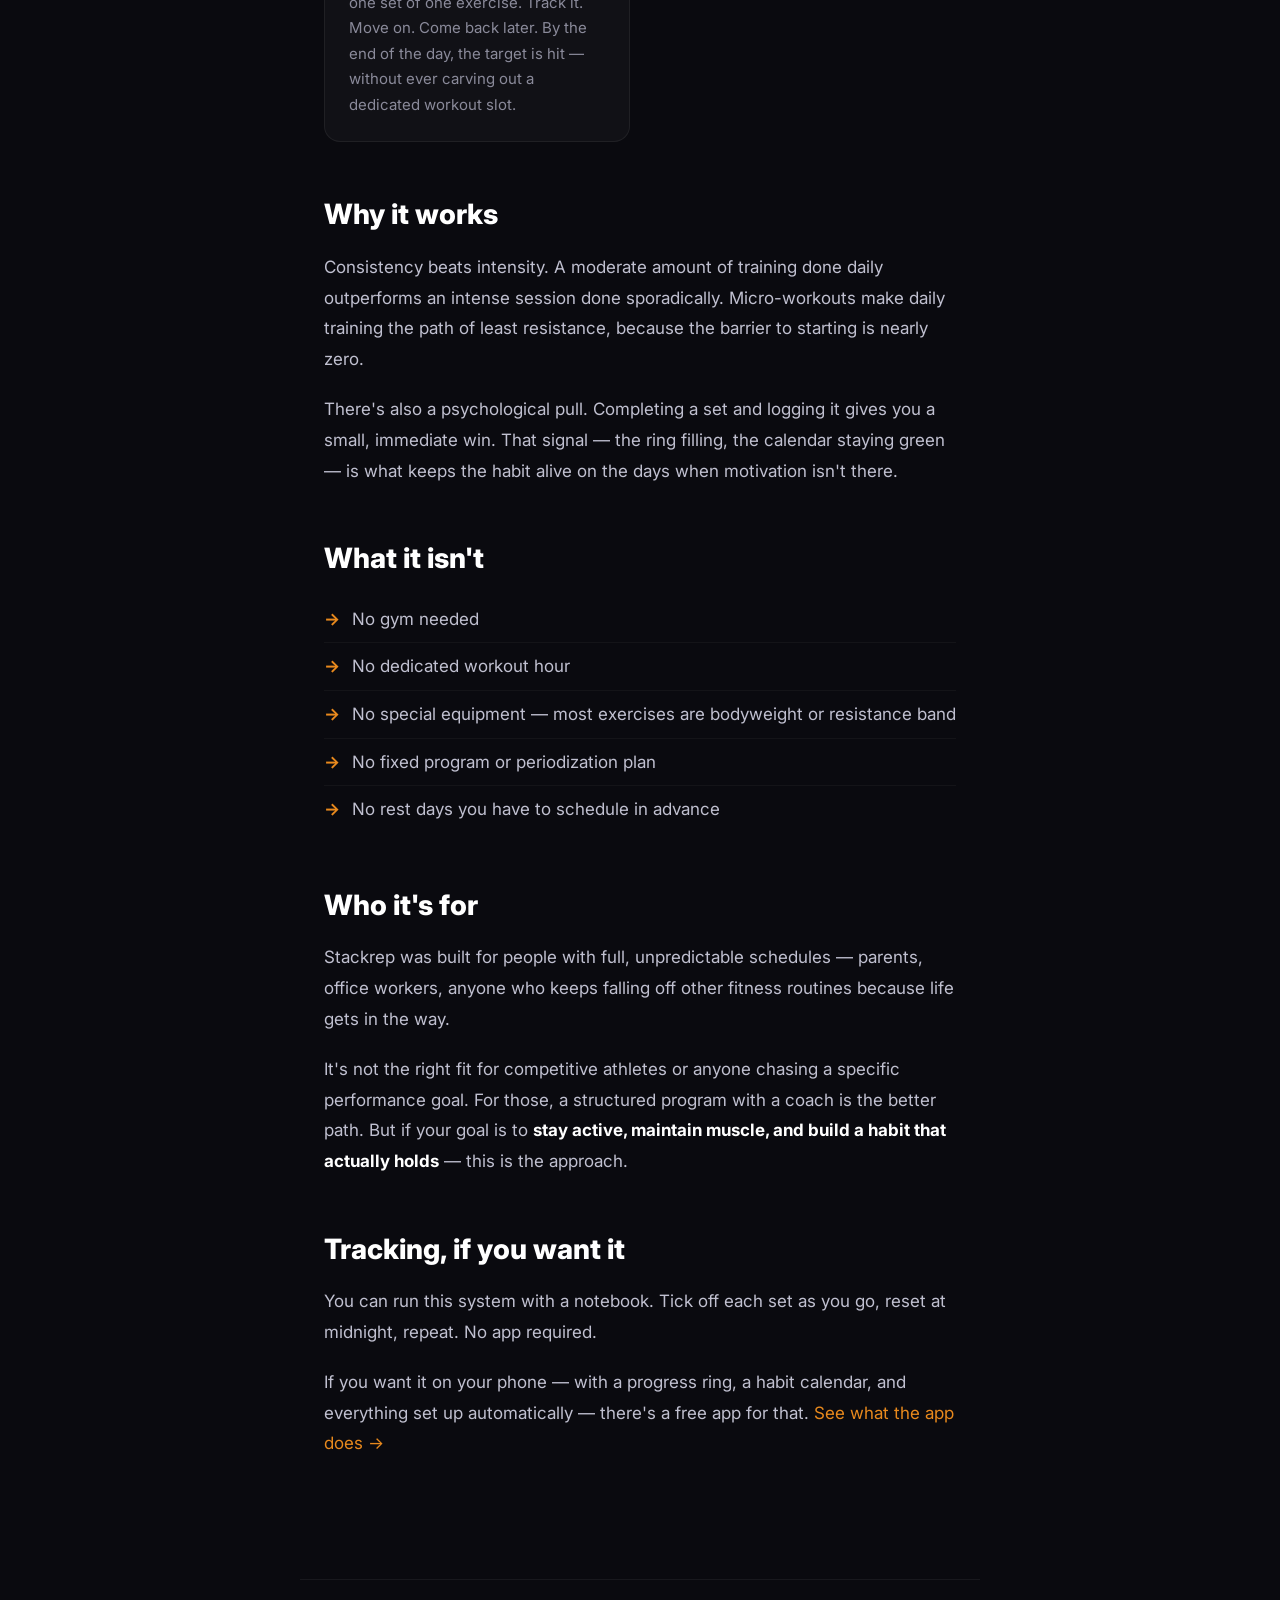
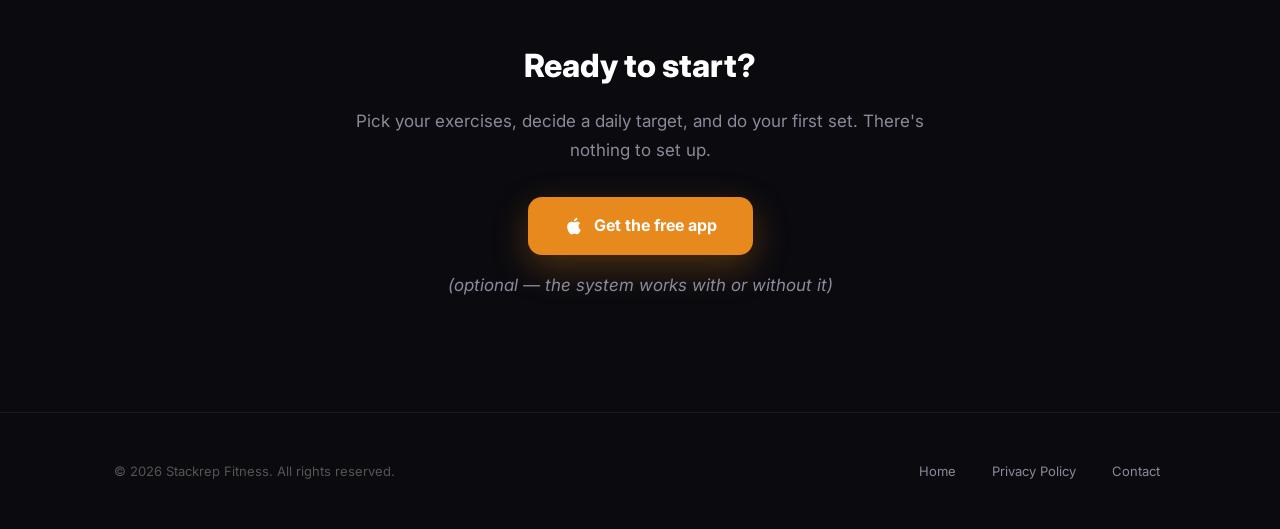
<file: what-is-stackrep.html>
<!DOCTYPE html>
<html lang="en">
<head>
  <!-- Google tag (gtag.js) -->
  <script async src="https://www.googletagmanager.com/gtag/js?id=G-XWR58ZESZ8"></script>
  <script>
    window.dataLayer = window.dataLayer || [];
    function gtag(){dataLayer.push(arguments);}
    gtag('js', new Date());
    gtag('config', 'G-XWR58ZESZ8');
  </script>
  <meta charset="UTF-8">
  <meta name="viewport" content="width=device-width, initial-scale=1.0">
  <title>What is Stackrep? — Stackrep Fitness</title>
  <meta name="description" content="What is Stackrep? An introduction to the micro-workout system and the free iPhone app that makes it effortless to follow.">
  <meta property="og:title" content="What is Stackrep? — Stackrep Fitness">
  <meta property="og:description" content="What is Stackrep? An introduction to the micro-workout system and the free iPhone app that makes it effortless to follow.">
  <meta property="og:image" content="https://stackrep.fit/app-screenshot.png">
  <meta property="og:url" content="https://stackrep.fit/what-is-stackrep.html">
  <meta property="og:type" content="website">
  <meta name="twitter:card" content="summary_large_image">
  <meta name="twitter:title" content="What is Stackrep? — Stackrep Fitness">
  <meta name="twitter:description" content="What is Stackrep? An introduction to the micro-workout system and the free iPhone app that makes it effortless to follow.">
  <meta name="twitter:image" content="https://stackrep.fit/app-screenshot.png">
  <link rel="icon" type="image/png" href="icon.png">
  <link rel="apple-touch-icon" href="icon.png">
  <link rel="preconnect" href="https://fonts.googleapis.com">
  <link href="https://fonts.googleapis.com/css2?family=Inter:wght@400;500;600;700;800;900&display=swap" rel="stylesheet">
  <style>
/* ===== RESET & BASE ===== */
*, *::before, *::after { margin: 0; padding: 0; box-sizing: border-box; }
html { scroll-behavior: smooth; }
body {
  font-family: 'Inter', -apple-system, BlinkMacSystemFont, sans-serif;
  background: #0a0a0f;
  color: #ffffff;
  line-height: 1.6;
  overflow-x: hidden;
}
a { color: #E8891D; text-decoration: none; transition: color 0.2s; }
a:hover { color: #f5a040; text-decoration: underline; }
img { max-width: 100%; display: block; }

/* ===== NAV ===== */
nav {
  position: fixed; top: 0; left: 0; right: 0; z-index: 100;
  background: rgba(10,10,15,0.85); backdrop-filter: blur(20px);
  border-bottom: 1px solid rgba(255,255,255,0.06);
}
.nav-inner {
  display: flex; align-items: center; justify-content: space-between;
  padding: 16px 24px; max-width: 1100px; margin: 0 auto;
}
.nav-brand {
  display: flex; align-items: center; gap: 12px;
  font-size: 20px; font-weight: 800; color: #fff; text-decoration: none;
}
.nav-brand:hover { color: #fff; text-decoration: none; }
.nav-brand img { width: 36px; height: 36px; border-radius: 8px; }
.nav-links { display: flex; gap: 32px; list-style: none; align-items: center; }
.nav-links > li > a {
  font-size: 14px; font-weight: 500; color: #8a8a9a;
  transition: color 0.2s; text-decoration: none;
}
.nav-links > li > a:hover { color: #fff; text-decoration: none; }
.nav-cta {
  padding: 10px 24px; background: #E8891D; color: #fff;
  font-size: 14px; font-weight: 600; border-radius: 10px;
  transition: transform 0.2s, box-shadow 0.2s; text-decoration: none;
}
.nav-cta:hover { transform: translateY(-2px); box-shadow: 0 8px 24px rgba(232,137,29,0.4); color: #fff; text-decoration: none; }

/* Dropdown */
@media (max-width: 1024px) {
  .nav-links { display: none; }
  .nav-cta { display: none; }
  .nav-cta-btn { display: none; }
  nav .nav-mobile { display: block; }
  .nav-links.open {
    display: flex; flex-direction: column; position: absolute;
    top: 100%; left: 0; right: 0; background: rgba(10,10,15,0.98);
    padding: 24px; gap: 20px; border-bottom: 1px solid rgba(255,255,255,0.06);
    z-index: 99;
  }
  .nav-links.open li a, .nav-links.open li button { font-size: 16px; display: block; padding: 8px 0; }
}

/* ===== PAGE HEADER ===== */
.page-header {
  padding: 140px 24px 60px;
  text-align: center;
  position: relative;
}
.page-header::before {
  content: ''; position: absolute; inset: 0;
  background: radial-gradient(ellipse at 50% 0%, rgba(232,137,29,0.1) 0%, transparent 60%);
  pointer-events: none;
}
.page-label {
  font-size: 13px; font-weight: 700; letter-spacing: 3px; text-transform: uppercase;
  color: #E8891D; margin-bottom: 16px; position: relative;
}
.page-header h1 {
  font-size: clamp(36px, 5vw, 56px); font-weight: 900; line-height: 1.1;
  max-width: 720px; margin: 0 auto 20px; position: relative;
}
.page-subtitle {
  font-size: 18px; color: #8a8a9a; max-width: 560px; margin: 0 auto;
  line-height: 1.7; position: relative;
}

/* ===== CONTENT ===== */
.content-body {
  max-width: 680px; margin: 0 auto; padding: 0 24px 100px;
}
.content-body h2 {
  font-size: 28px; font-weight: 800; margin: 56px 0 20px;
  color: #fff; line-height: 1.2;
}
.content-body p {
  font-size: 17px; color: #c0c0d0; line-height: 1.8; margin-bottom: 20px;
}
.content-body strong { color: #fff; }
.content-body blockquote {
  border-left: 3px solid #E8891D;
  padding: 16px 24px; margin: 32px 0;
  background: rgba(232,137,29,0.06);
  border-radius: 0 12px 12px 0;
}
.content-body blockquote p {
  font-size: 18px; color: #e0e0e8; font-style: italic; margin-bottom: 0;
}
.content-body ul {
  margin: 0 0 20px 0; padding: 0;
  list-style: none;
}
.content-body ul li {
  font-size: 17px; color: #c0c0d0; line-height: 1.8;
  padding: 8px 0 8px 28px; position: relative;
  border-bottom: 1px solid rgba(255,255,255,0.04);
}
.content-body ul li:last-child { border-bottom: none; }
.content-body ul li::before {
  content: '→'; position: absolute; left: 0;
  color: #E8891D; font-weight: 700;
}

/* Principle cards */
.principle-grid {
  display: grid; grid-template-columns: repeat(auto-fill, minmax(280px, 1fr));
  gap: 20px; margin: 32px 0;
}
.principle-card {
  background: rgba(255,255,255,0.03);
  border: 1px solid rgba(255,255,255,0.06);
  border-radius: 16px; padding: 24px;
}
.principle-card .num {
  font-size: 13px; font-weight: 700; letter-spacing: 2px; text-transform: uppercase;
  color: #E8891D; margin-bottom: 10px;
}
.principle-card h3 {
  font-size: 18px; font-weight: 700; color: #fff; margin-bottom: 10px;
}
.principle-card p {
  font-size: 15px; color: #8a8a9a; line-height: 1.7; margin-bottom: 0;
}

/* ===== CTA ===== */
.blog-cta {
  text-align: center; padding: 60px 24px 80px;
  border-top: 1px solid rgba(255,255,255,0.06);
  max-width: 680px; margin: 0 auto;
}
.blog-cta h2 { font-size: 32px; font-weight: 800; margin-bottom: 16px; }
.blog-cta p { font-size: 17px; color: #8a8a9a; margin-bottom: 32px; line-height: 1.7; }
.btn-primary {
  display: inline-flex; align-items: center; gap: 10px;
  padding: 16px 36px; background: #E8891D; color: #fff;
  font-size: 16px; font-weight: 700; border-radius: 14px;
  transition: transform 0.2s, box-shadow 0.2s;
  box-shadow: 0 12px 36px rgba(232,137,29,0.3);
  text-decoration: none;
}
.btn-primary:hover { transform: translateY(-3px); box-shadow: 0 18px 48px rgba(232,137,29,0.4); color: #fff; text-decoration: none; }
.nav-inner .btn-primary { padding: 10px 20px; font-size: 14px; border-radius: 10px; box-shadow: none; }
.nav-inner .btn-primary:hover { box-shadow: 0 8px 24px rgba(232,137,29,0.4); }
.nav-mobile { display: none; background: none; border: none; cursor: pointer; padding: 4px; }
.nav-mobile span { display: block; width: 24px; height: 2px; background: #fff; margin: 5px 0; transition: 0.3s; }
.price-note { font-size: 14px; color: #8a8a9a; margin-top: 16px; font-style: italic; }

/* ===== FOOTER ===== */
footer {
  background: #0a0a0f; border-top: 1px solid rgba(255,255,255,0.06);
  padding: 40px 0;
}
.footer-inner {
  max-width: 1100px; margin: 0 auto; padding: 0 24px;
  display: flex; justify-content: space-between; align-items: center;
  flex-wrap: wrap; gap: 16px;
}
.footer-inner p { font-size: 13px; color: #555; }
.footer-inner a { font-size: 13px; color: #8a8a9a; text-decoration: none; display: inline-block; padding: 8px 6px; }
.footer-inner a:hover { color: #fff; text-decoration: none; }
.footer-links { display: flex; gap: 24px; }
@media (max-width: 600px) {
  .footer-inner { flex-direction: column; text-align: center; }
}
  .subnav { display: none; border-top: 1px solid rgba(255,255,255,0.08); background: rgba(10,10,15,0.97); }
.subnav.open { display: block; }
.subnav-inner {
  max-width: 1100px; margin: 0 auto; padding: 10px 24px;
  display: flex; gap: 4px; align-items: center; flex-wrap: wrap;
}
.subnav-inner a {
  font-size: 13px; font-weight: 500; color: #8a8a9a;
  padding: 8px 14px; border-radius: 8px; text-decoration: none; display: inline-block;
  transition: background 0.15s, color 0.15s;
}
.subnav-inner a:hover { background: rgba(255,255,255,0.06); color: #fff; text-decoration: none; }
.nav-app-toggle {
  background: none; border: none; cursor: pointer;
  display: flex; align-items: center; gap: 5px;
  font-size: 14px; font-weight: 500; color: #8a8a9a;
  transition: color 0.2s; padding: 0; font-family: inherit;
}
.nav-app-toggle:hover { color: #fff; }
.nav-links a.active { color: #fff; }
.nav-app-toggle.active { color: #fff; }
.subnav-inner a.active { color: #fff; background: rgba(255,255,255,0.06); }

/* ===== Tablet & mobile navigation (cleaner menu) — desktop unchanged ===== */
@media (max-width: 1024px) {
  /* Hide the app-store button in the top bar so it no longer crowds the logo */
  .nav-inner .btn-primary { display: none !important; }
  /* Solid bar + let the menu stack in-flow underneath it */
  nav { background: #0a0a0f; }
  .nav-inner { flex-wrap: wrap; }
  /* keep brand + hamburger on the top row, menu wraps below */
  .nav-brand { order: 0; }
  .nav-mobile { order: 1; }
  .nav-links { order: 2; }
  /* Main menu: full-width, opaque, left-aligned vertical list */
  .nav-links { display: none; }
  .nav-links.open {
    display: flex; flex-direction: column; align-items: stretch;
    position: static; width: 100%; flex-basis: 100%;
    background: #0a0a0f; padding: 8px 0 0; margin: 0; gap: 0; border: none;
  }
  .nav-links.open > li { width: 100%; }
  .nav-links.open > li > a,
  .nav-links.open > li > button {
    display: flex; align-items: center; justify-content: space-between;
    width: 100%; box-sizing: border-box; padding: 16px 24px; margin: 0;
    font-size: 16px; color: #fff; text-align: left;
    border-top: 1px solid rgba(255,255,255,0.07); border-radius: 0;
  }
  /* Move "Application" to the bottom so its submenu sits directly under it */
  .nav-links.open > li:first-child { order: 5; }
  /* Application submenu: indented accordion, only visible while the menu is open */
  .subnav.open { display: none; }
  .nav-inner:has(.nav-links.open) + .subnav.open { display: block; }
  .subnav { flex-basis: 100%; width: 100%; background: #0a0a0f; border: none; }
  .subnav-inner {
    flex-direction: column; align-items: stretch;
    max-width: none; margin: 0; padding: 0; gap: 0;
  }
  .subnav-inner a {
    display: block; width: 100%; box-sizing: border-box;
    padding: 14px 24px 14px 44px; margin: 0; border-radius: 0; font-size: 15px;
    border-top: 1px solid rgba(255,255,255,0.05);
  }
}
</style>
</head>
<body>

<!-- NAV -->
<nav>
  <div class="nav-inner">
    <a href="index.html" class="nav-brand">
      <img src="icon.png" alt="Stackrep"> Stackrep
    </a>
    <ul class="nav-links" id="navLinks">
      <li><button class="nav-app-toggle" id="appToggle" onclick="toggleSubnav(this)">Application <svg width="11" height="11" viewBox="0 0 12 12" fill="currentColor" style="transition:transform 0.2s"><path d="M2 4l4 4 4-4"/></svg></button></li>
      <li><a href="exercises.html">Exercises</a></li>
      <li><a href="what-is-stackrep.html">What is Stackrep?</a></li>
      <li><a href="blog.html">Blog</a></li>
      <li><a href="faq.html">FAQ</a></li>
    </ul>
    <a href="https://apps.apple.com/app/stackrep-fitness/id6759266222" class="btn-primary">
    <svg width="20" height="20" fill="currentColor" viewBox="0 0 24 24"><path d="M18.71 19.5c-.83 1.24-1.71 2.45-3.05 2.47-1.34.03-1.77-.79-3.29-.79-1.53 0-2 .77-3.27.82-1.31.05-2.3-1.32-3.14-2.53C4.25 17 2.94 12.45 4.7 9.39c.87-1.52 2.43-2.48 4.12-2.51 1.28-.02 2.5.87 3.29.87.78 0 2.26-1.07 3.8-.91.65.03 2.47.26 3.64 1.98-.09.06-2.17 1.28-2.15 3.81.03 3.02 2.65 4.03 2.68 4.04-.03.07-.42 1.44-1.38 2.83M13 3.5c.73-.83 1.94-1.46 2.94-1.5.13 1.17-.34 2.35-1.04 3.19-.69.85-1.83 1.51-2.95 1.42-.15-1.15.41-2.35 1.05-3.11z"/></svg>
    Get the free app
  </a>
    <button class="nav-mobile" id="navToggle" aria-label="Toggle menu">
      <span></span><span></span><span></span>
    </button>
  </div>
  <div class="subnav" id="subnav">
    <div class="subnav-inner">
      <a href="overview.html">Overview</a>
      <a href="overview.html#how">How It Works</a>
      <a href="overview.html#features">Features</a>
      <a href="overview.html#pricing">Pricing</a>
      <a href="getting-started.html">Getting Started</a>
    </div>
  </div>
</nav>

<!-- PAGE HEADER -->
<header class="page-header">
  <div class="page-label">The Method</div>
  <h1>What is Stackrep?</h1>
  <p class="page-subtitle">Stackrep is a way of training built on one shift in thinking: your workout doesn't have to happen all at once. Here's the idea — and why it works better than it sounds.</p>
</header>

<!-- CONTENT -->
<article class="content-body">

  <p>The standard model of exercise assumes you have a block of time — 45 minutes, an hour, whatever the plan calls for. If you have it, you train. If you don't, you skip. For most people with full lives, skipping happens more than training.</p>
  <p>Stackrep starts from a different assumption: <strong>you don't need a block. You need two minutes, several times a day.</strong></p>

  <h2>The core idea</h2>
  <p>A micro-workout is one set of one exercise. That's it. You do it when you have a moment — between calls, while the kettle boils, before you sit down for dinner. No warm-up required. No change of clothes. No commute.</p>
  <p>One set feels trivial. But 4 sets of push-ups spread across a day, every day, is more training volume than most people do in a week. And because the barrier to starting is almost zero, the habit actually sticks.</p>

  <blockquote>
    <p>Your training doesn't have to be a single, unbroken workout. Split it into small bursts through the day and you get the same benefit.</p>
  </blockquote>

  <h2>How it works in practice</h2>

  <div class="principle-grid">
    <div class="principle-card">
      <div class="num">01</div>
      <h3>Pick your exercises</h3>
      <p>Choose a small set — 6 to 10 exercises covering the muscle groups you care about. Bodyweight and resistance band movements work best. The exact list matters less than having one.</p>
    </div>
    <div class="principle-card">
      <div class="num">02</div>
      <h3>Set a daily target</h3>
      <p>Decide how many sets of each exercise you want to do per day. Start conservative — 3 or 4 sets is plenty. You're building a habit, not trying to crush a personal record on day one.</p>
    </div>
    <div class="principle-card">
      <div class="num">03</div>
      <h3>Do a set whenever you can</h3>
      <p>Any time there's a free moment, do one set of one exercise. Track it. Move on. Come back later. By the end of the day, the target is hit — without ever carving out a dedicated workout slot.</p>
    </div>
  </div>

  <h2>Why it works</h2>
  <p>Consistency beats intensity. A moderate amount of training done daily outperforms an intense session done sporadically. Micro-workouts make daily training the path of least resistance, because the barrier to starting is nearly zero.</p>
  <p>There's also a psychological pull. Completing a set and logging it gives you a small, immediate win. That signal — the ring filling, the calendar staying green — is what keeps the habit alive on the days when motivation isn't there.</p>

  <h2>What it isn't</h2>
  <ul>
    <li>No gym needed</li>
    <li>No dedicated workout hour</li>
    <li>No special equipment — most exercises are bodyweight or resistance band</li>
    <li>No fixed program or periodization plan</li>
    <li>No rest days you have to schedule in advance</li>
  </ul>

  <h2>Who it's for</h2>
  <p>Stackrep was built for people with full, unpredictable schedules — parents, office workers, anyone who keeps falling off other fitness routines because life gets in the way.</p>
  <p>It's not the right fit for competitive athletes or anyone chasing a specific performance goal. For those, a structured program with a coach is the better path. But if your goal is to <strong>stay active, maintain muscle, and build a habit that actually holds</strong> — this is the approach.</p>

  <h2>Tracking, if you want it</h2>
  <p>You can run this system with a notebook. Tick off each set as you go, reset at midnight, repeat. No app required.</p>
  <p>If you want it on your phone — with a progress ring, a habit calendar, and everything set up automatically — there's a free app for that. <a href="overview.html">See what the app does →</a></p>

</article>

<!-- CTA -->
<section class="blog-cta">
  <h2>Ready to start?</h2>
  <p>Pick your exercises, decide a daily target, and do your first set. There's nothing to set up.</p>
  <a href="https://apps.apple.com/app/stackrep-fitness/id6759266222" class="btn-primary">
    <svg width="20" height="20" fill="currentColor" viewBox="0 0 24 24"><path d="M18.71 19.5c-.83 1.24-1.71 2.45-3.05 2.47-1.34.03-1.77-.79-3.29-.79-1.53 0-2 .77-3.27.82-1.31.05-2.3-1.32-3.14-2.53C4.25 17 2.94 12.45 4.7 9.39c.87-1.52 2.43-2.48 4.12-2.51 1.28-.02 2.5.87 3.29.87.78 0 2.26-1.07 3.8-.91.65.03 2.47.26 3.64 1.98-.09.06-2.17 1.28-2.15 3.81.03 3.02 2.65 4.03 2.68 4.04-.03.07-.42 1.44-1.38 2.83M13 3.5c.73-.83 1.94-1.46 2.94-1.5.13 1.17-.34 2.35-1.04 3.19-.69.85-1.83 1.51-2.95 1.42-.15-1.15.41-2.35 1.05-3.11z"/></svg>
    Get the free app
  </a>
  <p class="price-note">(optional — the system works with or without it)</p>
</section>

<!-- FOOTER -->
<footer>
  <div class="footer-inner">
    <p>&copy; 2026 Stackrep Fitness. All rights reserved.</p>
    <div class="footer-links">
      <a href="/">Home</a>
      <a href="privacy.html">Privacy Policy</a>
      <a href="mailto:gyepesarpi@gmail.com">Contact</a>
    </div>
  </div>
</footer>

<script>
function toggleSubnav(btn) {
  var s = document.getElementById('subnav');
  var open = s.classList.toggle('open');
  btn.querySelector('svg').style.transform = open ? 'rotate(180deg)' : '';
}
document.addEventListener('click', function(e) {
  if (!e.target.closest('#appToggle') && !e.target.closest('#subnav')) {
    var s = document.getElementById('subnav');
    if (s) { s.classList.remove('open'); var btn = document.getElementById('appToggle'); if (btn) btn.querySelector('svg').style.transform = ''; }
  }
});
(function() {
  var page = window.location.pathname.split('/').pop() || 'index.html';
  var appPages = ['index.html', 'overview.html', 'getting-started.html'];
  if (appPages.indexOf(page) > -1 || (page === '' )) {
    var btn = document.getElementById('appToggle');
    if (btn) btn.classList.add('active');
    // Auto-open subnav on application pages
    var s = document.getElementById('subnav');
    if (s) { s.classList.add('open'); if (btn) btn.querySelector('svg').style.transform = 'rotate(180deg)'; }
    // Highlight matching subnav link
    document.querySelectorAll('.subnav-inner a').forEach(function(a) {
      var h = a.getAttribute('href').split('/').pop().split('#')[0];
      if (h === page || (page === '' && a.getAttribute('href') === 'overview.html')) return;
      if (h === page) a.classList.add('active');
    });
    // Highlight overview link when on index (since it's the app landing)
    if (page === 'index.html' || page === '') {
      var ov = document.querySelector('.subnav-inner a[href="overview.html"]');
      // don't highlight overview specifically on index, just keep subnav open
    } else {
      document.querySelectorAll('.subnav-inner a').forEach(function(a) {
        if (a.getAttribute('href') === page) a.classList.add('active');
      });
    }
  } else {
    document.querySelectorAll('.nav-links > li > a').forEach(function(a) {
      if (a.getAttribute('href') === page) a.classList.add('active');
    });
  }
})();

// Mobile nav toggle
(function() {
  var toggle = document.getElementById('navToggle');
  var links = document.getElementById('navLinks');
  if (toggle && links) {
    toggle.addEventListener('click', function() { links.classList.toggle('open'); });
    links.querySelectorAll('a').forEach(function(a) {
      a.addEventListener('click', function() { links.classList.remove('open'); });
    });
  }
})();
</script>
</body>
</html>
</file>
<file: exercises.css>
/* ===== RESET & BASE ===== */
*, *::before, *::after { margin: 0; padding: 0; box-sizing: border-box; }
html { scroll-behavior: smooth; }
body {
  font-family: 'Inter', -apple-system, BlinkMacSystemFont, sans-serif;
  background: #0a0a0f;
  color: #ffffff;
  line-height: 1.6;
  overflow-x: hidden;
}
a { color: #E8891D; text-decoration: none; transition: color 0.2s; }
a:hover { color: #f5a040; text-decoration: underline; }
img { max-width: 100%; display: block; }

/* ===== NAV ===== */
nav {
  position: fixed; top: 0; left: 0; right: 0; z-index: 100;
  background: rgba(10,10,15,0.85); backdrop-filter: blur(20px);
  border-bottom: 1px solid rgba(255,255,255,0.06);
}
.nav-inner {
  display: flex; align-items: center; justify-content: space-between;
  padding: 16px 24px; max-width: 1100px; margin: 0 auto;
}
.nav-brand {
  display: flex; align-items: center; gap: 12px;
  font-size: 20px; font-weight: 800; color: #fff; text-decoration: none;
}
.nav-brand:hover { color: #fff; text-decoration: none; }
.nav-brand img { width: 36px; height: 36px; border-radius: 8px; }
.nav-links { display: flex; gap: 32px; list-style: none; align-items: center; }
.nav-links > li > a {
  font-size: 14px; font-weight: 500; color: #8a8a9a;
  transition: color 0.2s; text-decoration: none;
}
.nav-links > li > a:hover { color: #fff; text-decoration: none; }
.subnav { display: none; border-top: 1px solid rgba(255,255,255,0.08); background: rgba(10,10,15,0.97); }
.subnav.open { display: block; }
.subnav-inner {
  max-width: 1100px; margin: 0 auto; padding: 10px 24px;
  display: flex; gap: 4px; align-items: center; flex-wrap: wrap;
}
.subnav-inner a {
  font-size: 13px; font-weight: 500; color: #8a8a9a;
  padding: 8px 14px; border-radius: 8px; text-decoration: none;
  transition: background 0.15s, color 0.15s;
}
.subnav-inner a:hover { background: rgba(255,255,255,0.06); color: #fff; text-decoration: none; }
.nav-app-toggle {
  background: none; border: none; cursor: pointer;
  display: flex; align-items: center; gap: 5px;
  font-size: 14px; font-weight: 500; color: #8a8a9a;
  transition: color 0.2s; padding: 0; font-family: inherit;
}
.nav-app-toggle:hover { color: #fff; }
.nav-cta {
  padding: 10px 24px; background: #E8891D; color: #fff;
  font-size: 14px; font-weight: 600; border-radius: 10px;
  transition: transform 0.2s, box-shadow 0.2s; text-decoration: none;
}
.nav-cta:hover { transform: translateY(-2px); box-shadow: 0 8px 24px rgba(232,137,29,0.4); color: #fff; text-decoration: none; }
.btn-primary {
  display: inline-flex; align-items: center; gap: 10px;
  padding: 16px 36px; background: #E8891D; color: #fff;
  font-size: 16px; font-weight: 700; border-radius: 14px;
  transition: transform 0.2s, box-shadow 0.2s;
  box-shadow: 0 12px 36px rgba(232,137,29,0.3);
  text-decoration: none;
}
.btn-primary:hover { transform: translateY(-3px); box-shadow: 0 18px 48px rgba(232,137,29,0.4); color: #fff; text-decoration: none; }
.nav-inner .btn-primary { padding: 10px 20px; font-size: 14px; border-radius: 10px; box-shadow: none; }
.nav-inner .btn-primary:hover { box-shadow: 0 8px 24px rgba(232,137,29,0.4); }
.nav-mobile { display: none; background: none; border: none; cursor: pointer; padding: 4px; }
.nav-mobile span { display: block; width: 24px; height: 2px; background: #fff; margin: 5px 0; transition: 0.3s; }

@media (max-width: 1024px) {
  .nav-links { display: none; }
  .nav-cta { display: none; }
  .nav-cta-btn { display: none; }
  .nav-inner .btn-primary { display: none; }
  .nav-mobile { display: block; }
  .nav-links.open {
    display: flex; flex-direction: column; position: absolute;
    top: 100%; left: 0; right: 0; background: rgba(10,10,15,0.98);
    padding: 24px; gap: 20px; border-bottom: 1px solid rgba(255,255,255,0.06);
    z-index: 99;
  }
  .nav-links.open li a, .nav-links.open li button { font-size: 16px; }
}

/* ===== PAGE HEADER ===== */
.page-header {
  padding: 140px 24px 60px;
  text-align: center;
  position: relative;
}
.page-header::before {
  content: ''; position: absolute; inset: 0;
  background: radial-gradient(ellipse at 50% 0%, rgba(232,137,29,0.1) 0%, transparent 60%);
  pointer-events: none;
}
.page-label {
  font-size: 13px; font-weight: 700; letter-spacing: 3px; text-transform: uppercase;
  color: #E8891D; margin-bottom: 16px; position: relative;
}
.page-header h1 {
  font-size: clamp(36px, 5vw, 56px); font-weight: 900; line-height: 1.1;
  max-width: 720px; margin: 0 auto 20px; position: relative;
}
.page-subtitle {
  font-size: 18px; color: #8a8a9a; max-width: 560px; margin: 0 auto;
  line-height: 1.7; position: relative;
}

/* ===== BROWSE SECTION ===== */
.browse-section {
  max-width: 1100px; margin: 0 auto; padding: 0 24px 100px;
}

/* ===== FILTERS ===== */
.filters-bar {
  display: flex; flex-wrap: wrap; gap: 12px;
  margin-bottom: 32px; align-items: flex-end;
}
.filter-group {
  display: flex; flex-direction: column; gap: 6px;
}
.filter-group label {
  font-size: 12px; font-weight: 700; letter-spacing: 1.5px; text-transform: uppercase;
  color: #555;
}
.filter-group select,
.search-input {
  background: rgba(255,255,255,0.04);
  border: 1px solid rgba(255,255,255,0.1);
  color: #fff;
  padding: 10px 14px;
  border-radius: 10px;
  font-size: 14px; font-family: inherit;
  appearance: none; -webkit-appearance: none;
  cursor: pointer;
  transition: border-color 0.2s;
  min-width: 160px;
}
.filter-group select:focus,
.search-input:focus {
  outline: none;
  border-color: rgba(232,137,29,0.5);
}
.filter-group select option { background: #1a1a24; }

.search-group {
  flex: 1; min-width: 200px;
}
.search-input {
  width: 100%;
}
.search-input::placeholder { color: #555; }

.filter-reset {
  background: none; border: 1px solid rgba(255,255,255,0.1); color: #8a8a9a;
  padding: 10px 16px; border-radius: 10px; font-size: 14px; font-family: inherit;
  cursor: pointer; transition: border-color 0.2s, color 0.2s;
  white-space: nowrap; align-self: flex-end;
}
.filter-reset:hover { border-color: rgba(255,255,255,0.3); color: #fff; }

.result-count {
  font-size: 13px; color: #555; margin-bottom: 20px;
}

/* ===== EXERCISE GRID ===== */
.exercise-grid {
  display: grid;
  grid-template-columns: repeat(auto-fill, minmax(280px, 1fr));
  gap: 20px;
}

.exercise-card {
  background: rgba(255,255,255,0.03);
  border: 1px solid rgba(255,255,255,0.06);
  border-radius: 16px;
  padding: 24px;
  cursor: pointer;
  transition: transform 0.25s, border-color 0.25s, box-shadow 0.25s;
  display: flex; flex-direction: column; gap: 10px;
}
.exercise-card:hover {
  transform: translateY(-4px);
  border-color: rgba(232,137,29,0.3);
  box-shadow: 0 16px 40px rgba(232,137,29,0.08);
}

.card-top {
  display: flex; align-items: flex-start; gap: 12px;
}
.card-emoji {
  font-size: 28px; flex-shrink: 0; line-height: 1;
}
.card-meta {
  display: flex; flex-direction: column; gap: 4px;
}
.card-category {
  font-size: 12px; font-weight: 700; letter-spacing: 1.5px; text-transform: uppercase;
  color: #E8891D;
}
.card-name {
  font-size: 16px; font-weight: 700; color: #fff; line-height: 1.3;
}

.card-tags {
  display: flex; flex-wrap: wrap; gap: 6px;
}
.tag {
  font-size: 12px; font-weight: 600; padding: 3px 8px;
  border-radius: 6px; background: rgba(255,255,255,0.06);
  color: #8a8a9a;
}
.tag-band { background: rgba(232,137,29,0.12); color: #E8891D; }
.tag-position { background: rgba(120,120,200,0.12); color: #aab0f0; }

.card-desc {
  font-size: 13px; color: #666; line-height: 1.6;
  display: -webkit-box; -webkit-line-clamp: 2; -webkit-box-orient: vertical;
  overflow: hidden;
}

.no-results {
  grid-column: 1 / -1;
  text-align: center; padding: 80px 24px; color: #555;
}
.no-results p { font-size: 17px; margin-top: 8px; }

/* ===== MODAL ===== */
.modal-overlay {
  position: fixed; inset: 0; z-index: 200;
  background: rgba(0,0,0,0.75); backdrop-filter: blur(8px);
  display: flex; align-items: center; justify-content: center;
  padding: 24px;
  opacity: 0; pointer-events: none;
  transition: opacity 0.2s;
}
.modal-overlay.open {
  opacity: 1; pointer-events: all;
}
.modal {
  background: #111118;
  border: 1px solid rgba(255,255,255,0.1);
  border-radius: 20px;
  padding: 36px;
  max-width: 520px; width: 100%;
  transform: translateY(16px);
  transition: transform 0.25s;
}
.modal-overlay.open .modal {
  transform: translateY(0);
}
.modal-top {
  display: flex; align-items: flex-start; gap: 16px; margin-bottom: 20px;
}
.modal-emoji { font-size: 40px; flex-shrink: 0; }
.modal-heading { display: flex; flex-direction: column; gap: 4px; }
.modal-category {
  font-size: 12px; font-weight: 700; letter-spacing: 2px; text-transform: uppercase;
  color: #E8891D;
}
.modal-title {
  font-size: 24px; font-weight: 800; color: #fff; line-height: 1.2;
}
.modal-tags {
  display: flex; flex-wrap: wrap; gap: 8px; margin-bottom: 20px;
}
.modal-desc {
  font-size: 16px; color: #c0c0d0; line-height: 1.8; margin-bottom: 24px;
}
.modal-position {
  font-size: 13px; color: #555;
  border-top: 1px solid rgba(255,255,255,0.06);
  padding-top: 16px;
}
.modal-position span { color: #8a8a9a; }
.modal-close {
  position: absolute; top: 20px; right: 20px;
  background: rgba(255,255,255,0.06); border: none; color: #fff;
  width: 36px; height: 36px; border-radius: 50%;
  font-size: 18px; cursor: pointer; transition: background 0.2s;
  display: flex; align-items: center; justify-content: center;
}
.modal-close:hover { background: rgba(255,255,255,0.12); }
.modal-wrapper { position: relative; }

/* ===== FOOTER ===== */
footer {
  background: #0a0a0f; border-top: 1px solid rgba(255,255,255,0.06);
  padding: 40px 0;
}
.footer-inner {
  max-width: 1100px; margin: 0 auto; padding: 0 24px;
  display: flex; justify-content: space-between; align-items: center;
  flex-wrap: wrap; gap: 16px;
}
.footer-inner p { font-size: 13px; color: #555; }
.footer-inner a { font-size: 13px; color: #8a8a9a; text-decoration: none; display: inline-block; padding: 8px 6px; }
.footer-inner a:hover { color: #fff; text-decoration: none; }
.footer-links { display: flex; gap: 24px; }

@media (max-width: 600px) {
  .footer-inner { flex-direction: column; text-align: center; }
}

/* ===== RESPONSIVE ===== */
@media (max-width: 768px) {
  .filters-bar { flex-direction: column; align-items: stretch; }
  .filter-group select, .search-input { min-width: unset; }
  .filter-reset { align-self: flex-start; }
}

.nav-links a.active { color: #fff; }
.nav-app-toggle.active { color: #fff; }
.subnav-inner a.active { color: #fff; background: rgba(255,255,255,0.06); }

/* ===== Tablet & mobile navigation (cleaner menu) — desktop unchanged ===== */
@media (max-width: 1024px) {
  /* Hide the app-store button in the top bar so it no longer crowds the logo */
  .nav-inner .btn-primary { display: none !important; }
  /* Solid bar + let the menu stack in-flow underneath it */
  nav { background: #0a0a0f; }
  .nav-inner { flex-wrap: wrap; }
  /* keep brand + hamburger on the top row, menu wraps below */
  .nav-brand { order: 0; }
  .nav-mobile { order: 1; }
  .nav-links { order: 2; }
  /* Main menu: full-width, opaque, left-aligned vertical list */
  .nav-links { display: none; }
  .nav-links.open {
    display: flex; flex-direction: column; align-items: stretch;
    position: static; width: 100%; flex-basis: 100%;
    background: #0a0a0f; padding: 8px 0 0; margin: 0; gap: 0; border: none;
  }
  .nav-links.open > li { width: 100%; }
  .nav-links.open > li > a,
  .nav-links.open > li > button {
    display: flex; align-items: center; justify-content: space-between;
    width: 100%; box-sizing: border-box; padding: 16px 24px; margin: 0;
    font-size: 16px; color: #fff; text-align: left;
    border-top: 1px solid rgba(255,255,255,0.07); border-radius: 0;
  }
  /* Move "Application" to the bottom so its submenu sits directly under it */
  .nav-links.open > li:first-child { order: 5; }
  /* Application submenu: indented accordion, only visible while the menu is open */
  .subnav.open { display: none; }
  .nav-inner:has(.nav-links.open) + .subnav.open { display: block; }
  .subnav { flex-basis: 100%; width: 100%; background: #0a0a0f; border: none; }
  .subnav-inner {
    flex-direction: column; align-items: stretch;
    max-width: none; margin: 0; padding: 0; gap: 0;
  }
  .subnav-inner a {
    display: block; width: 100%; box-sizing: border-box;
    padding: 14px 24px 14px 44px; margin: 0; border-radius: 0; font-size: 15px;
    border-top: 1px solid rgba(255,255,255,0.05);
  }
}
</file>
